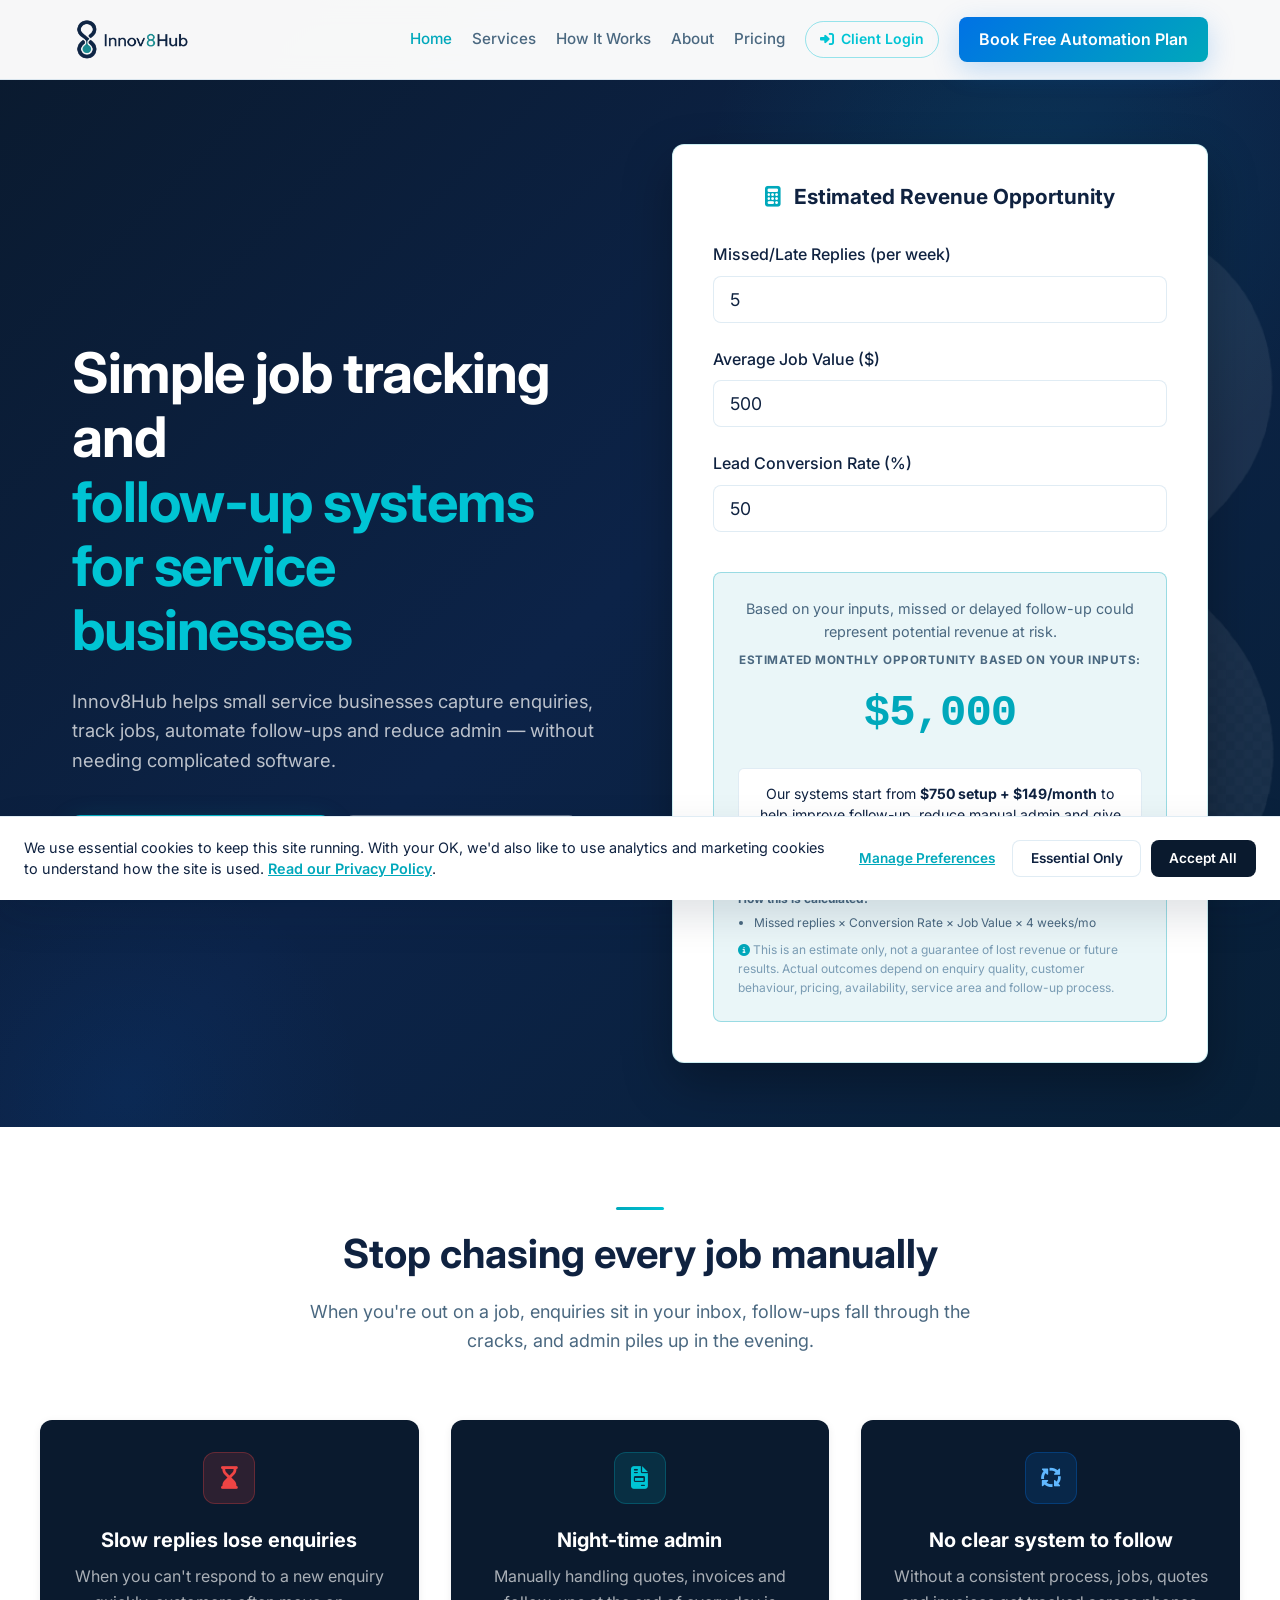
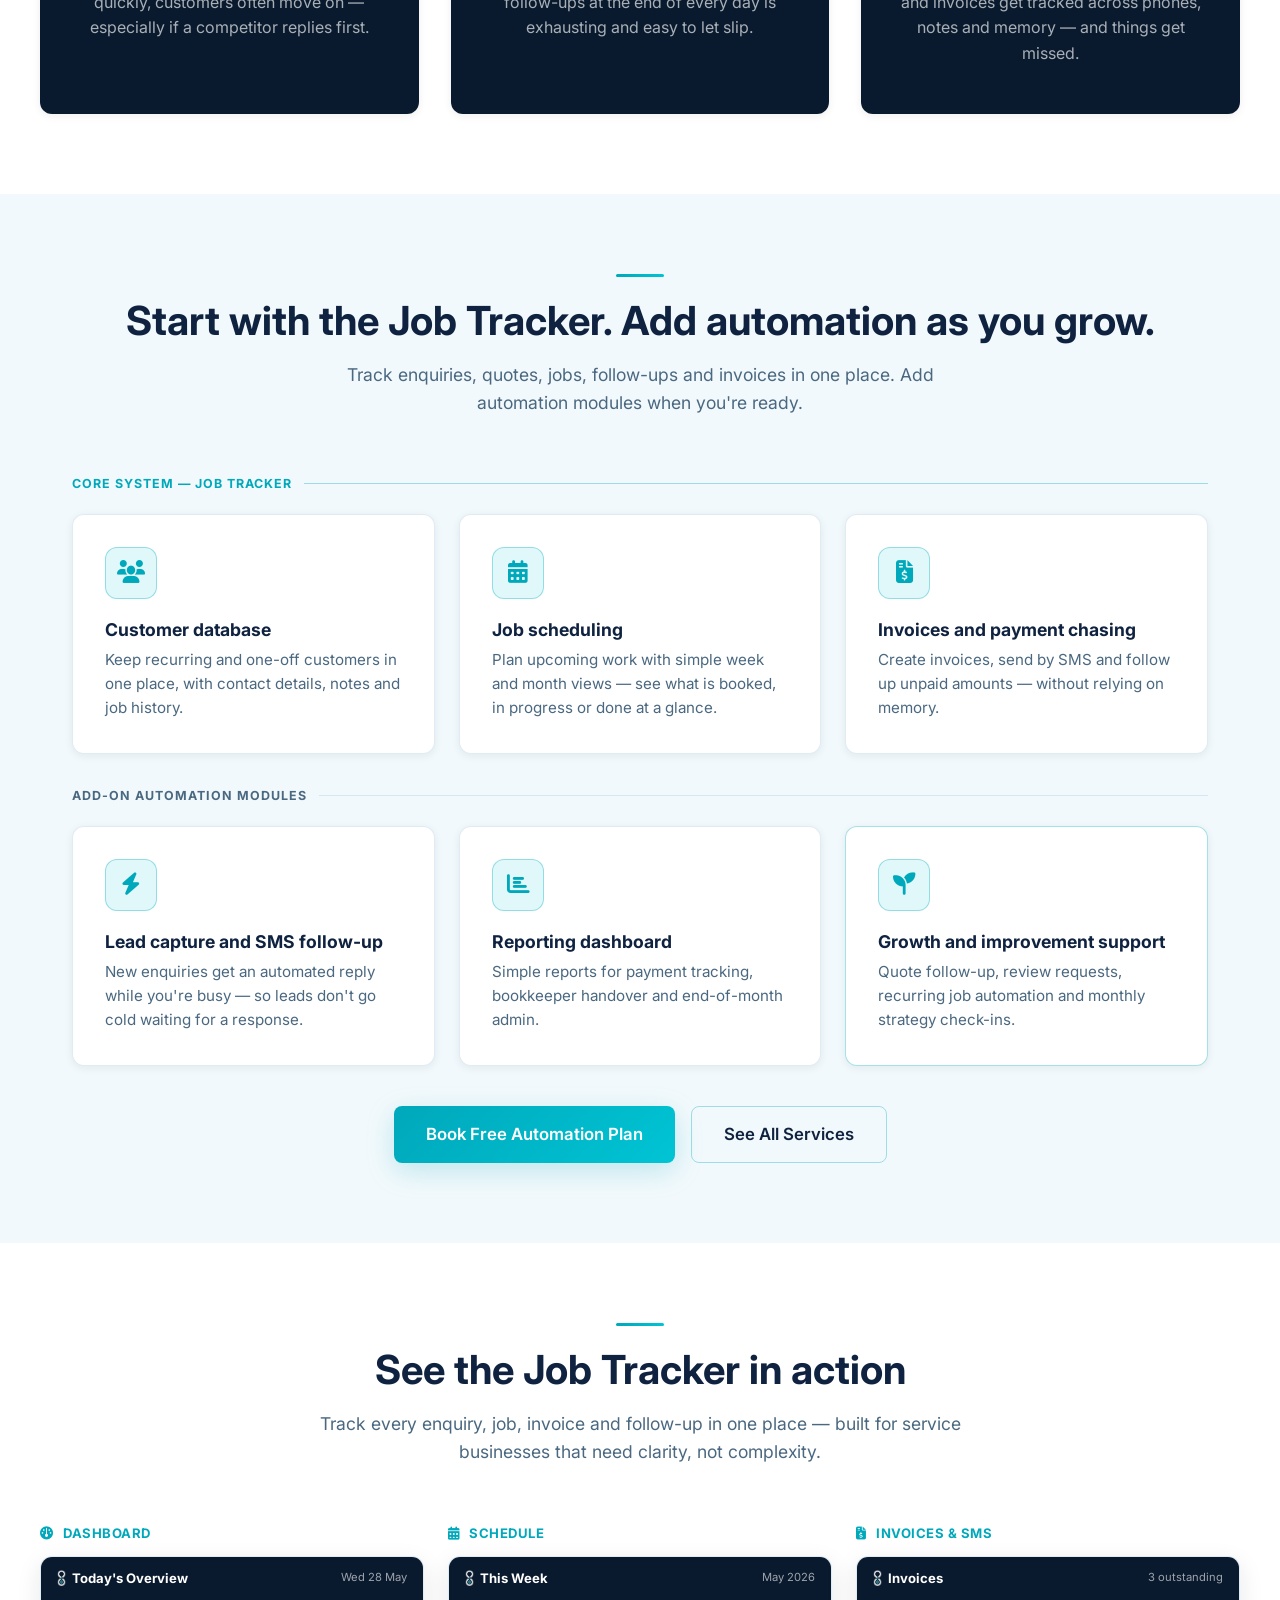
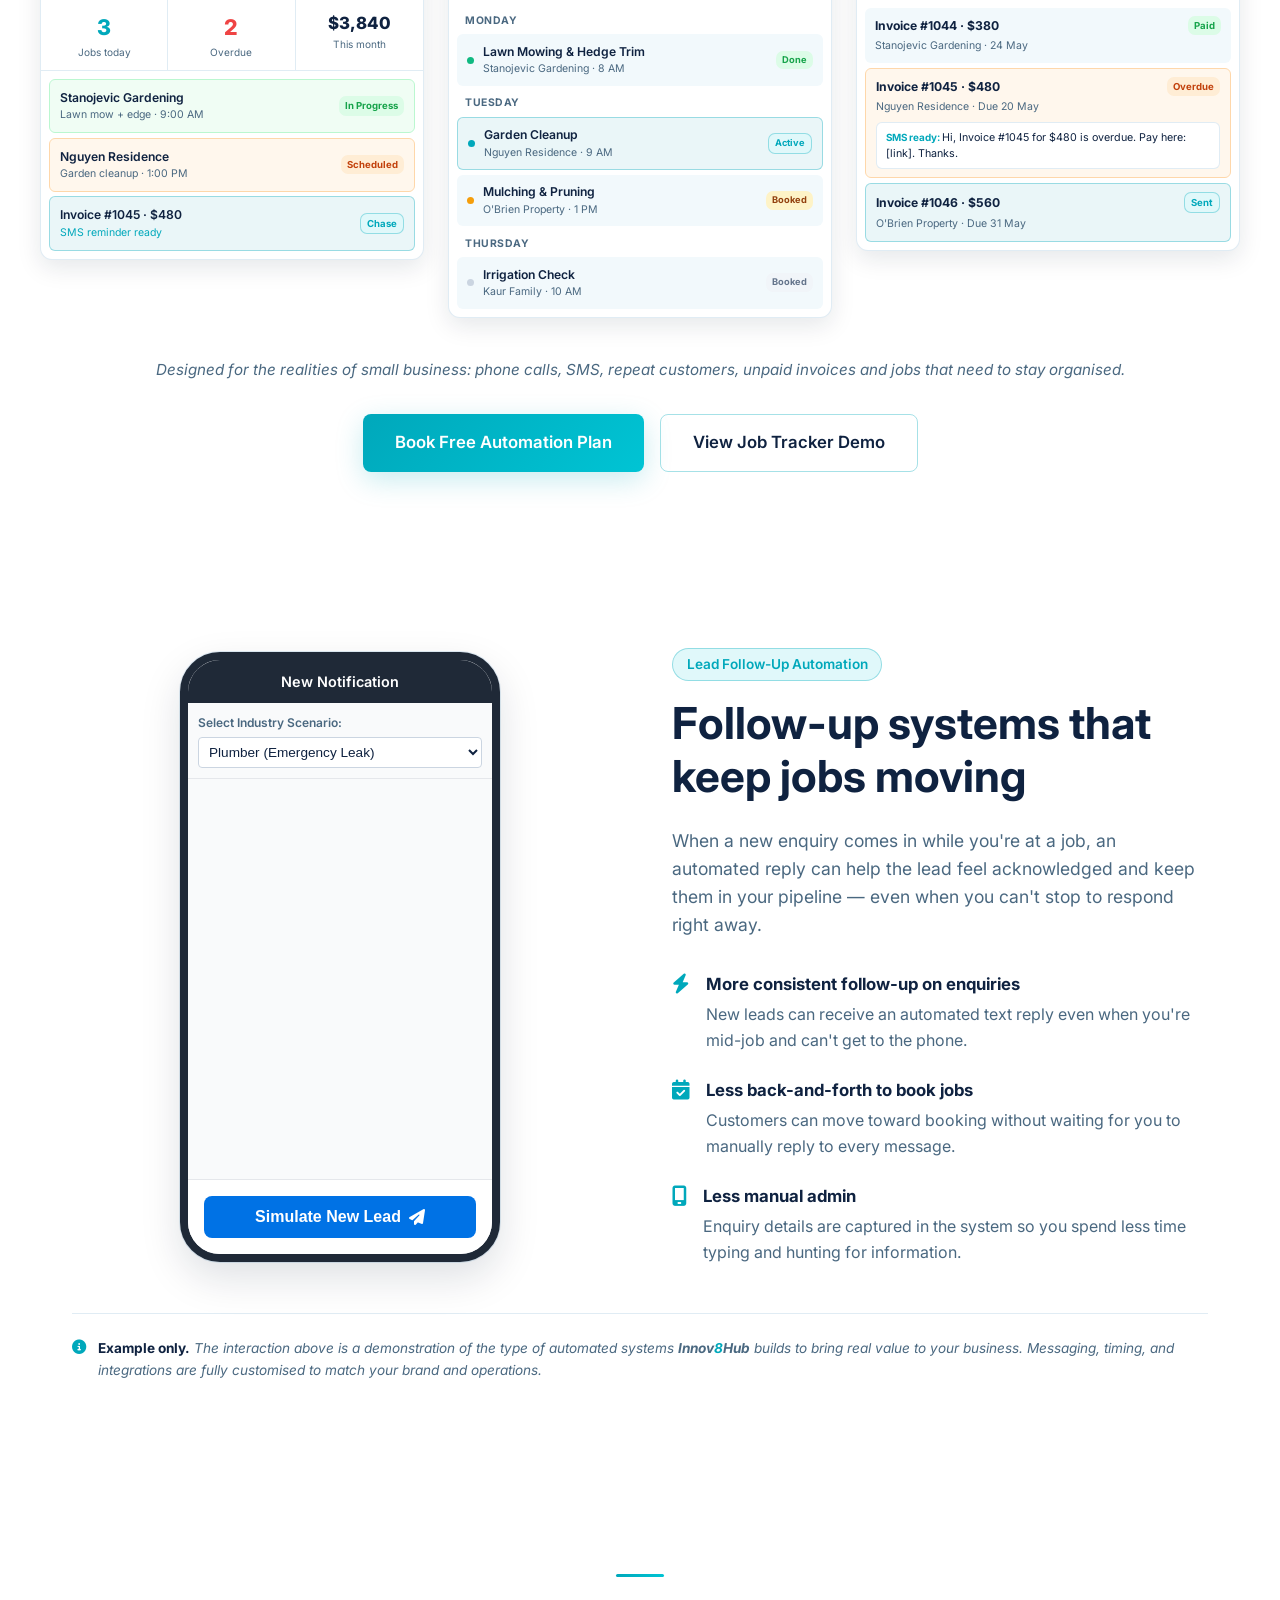
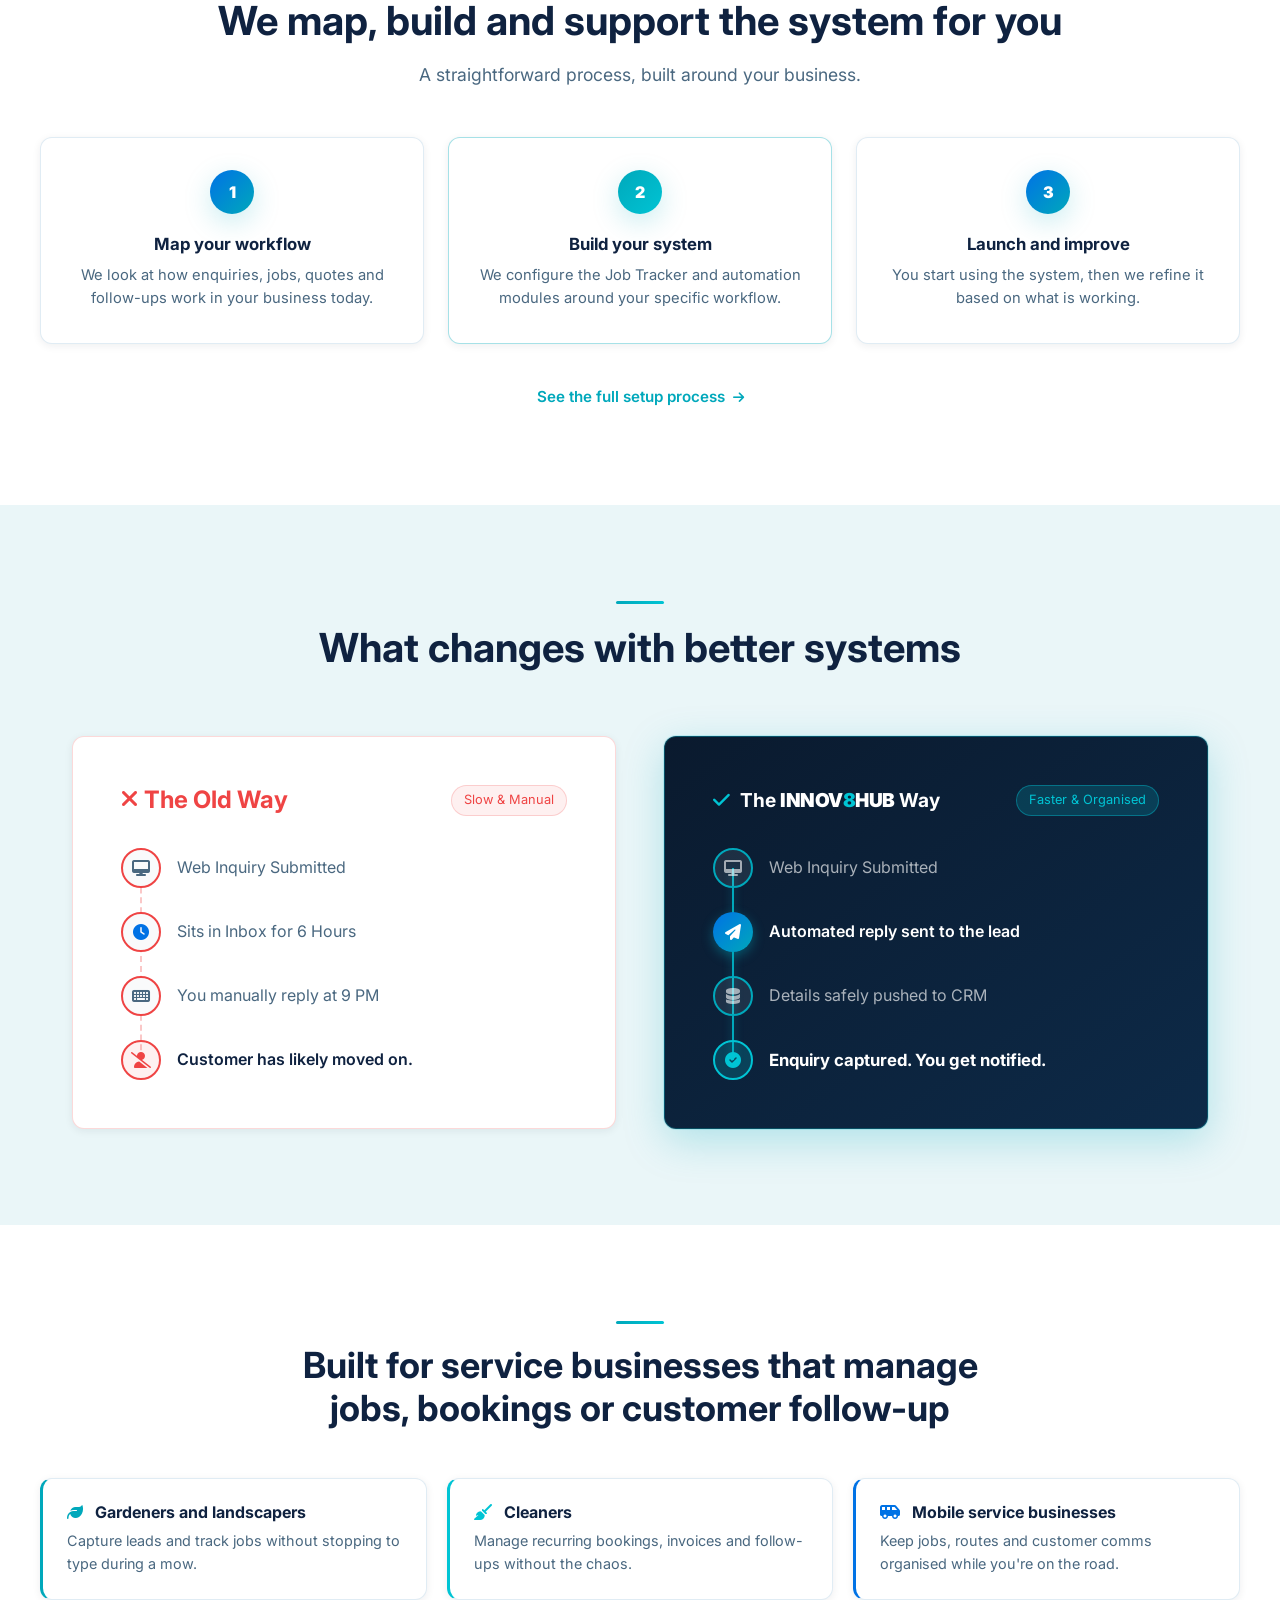
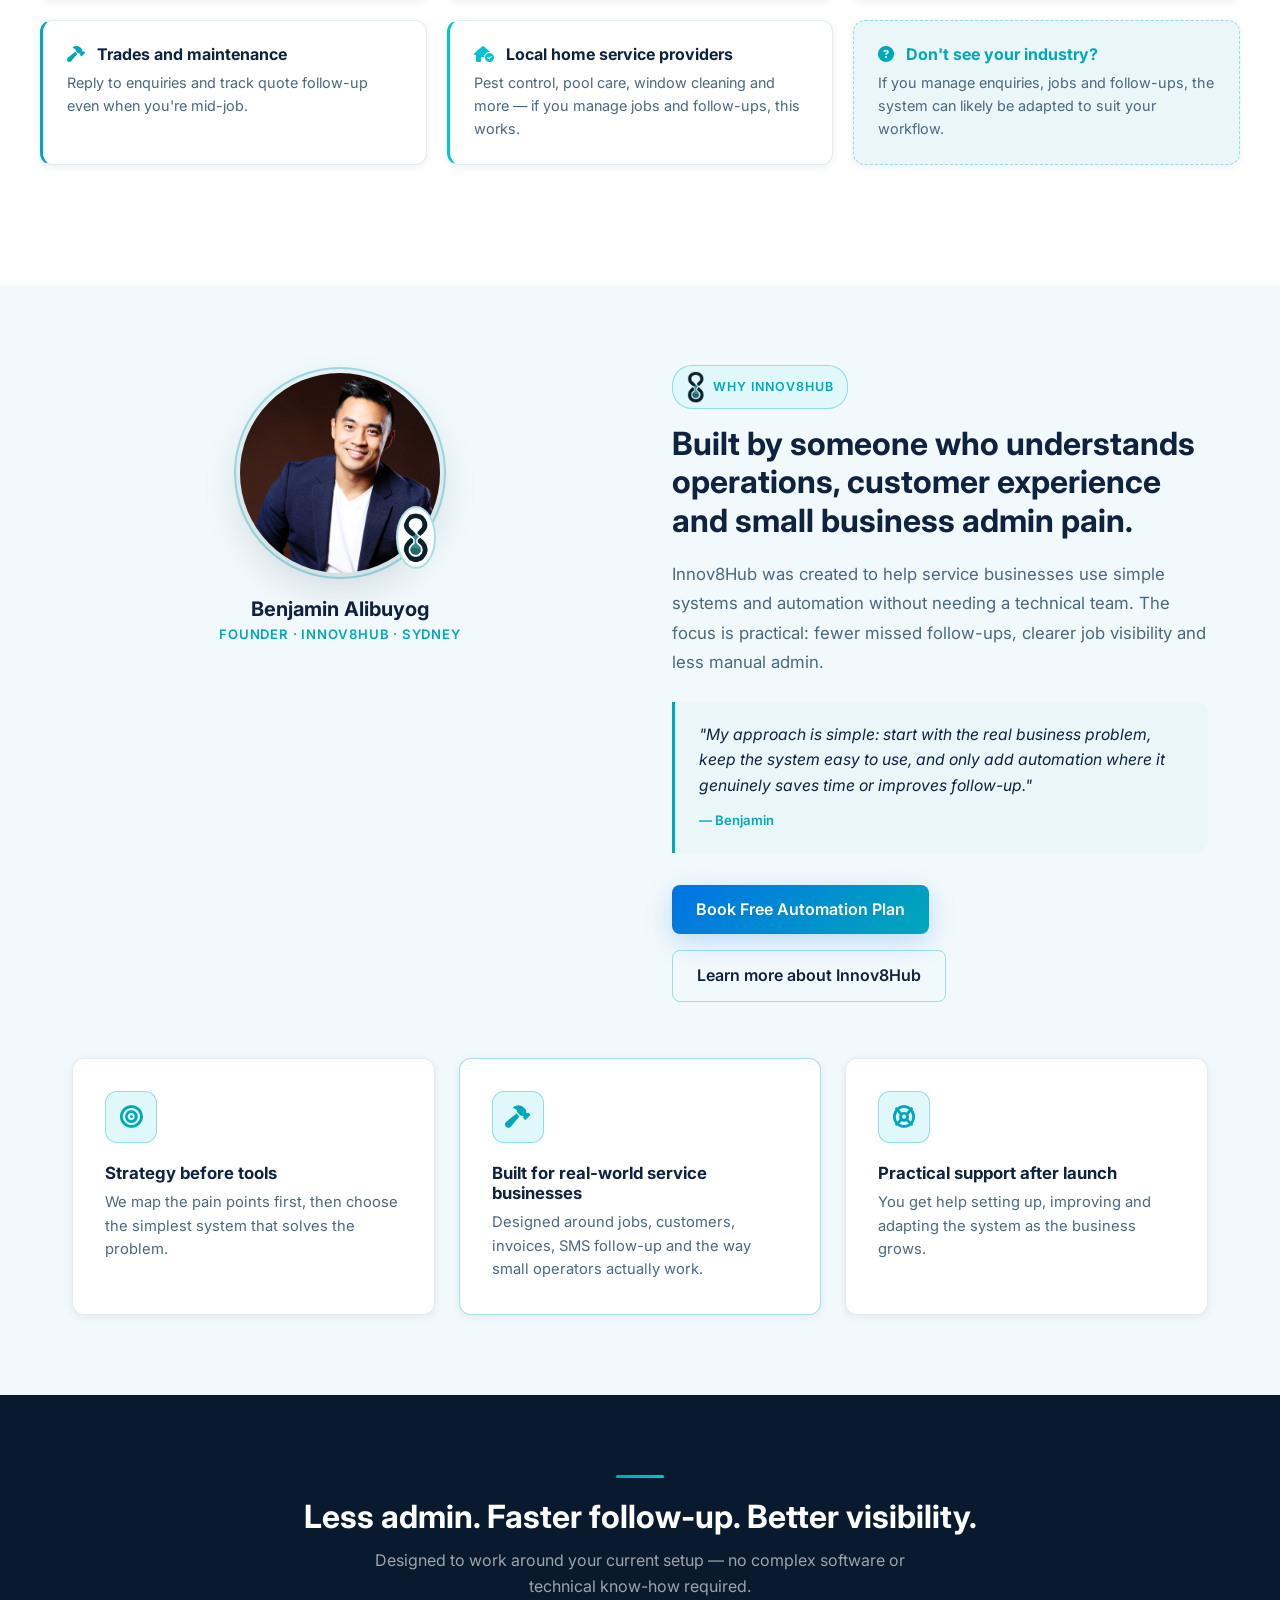
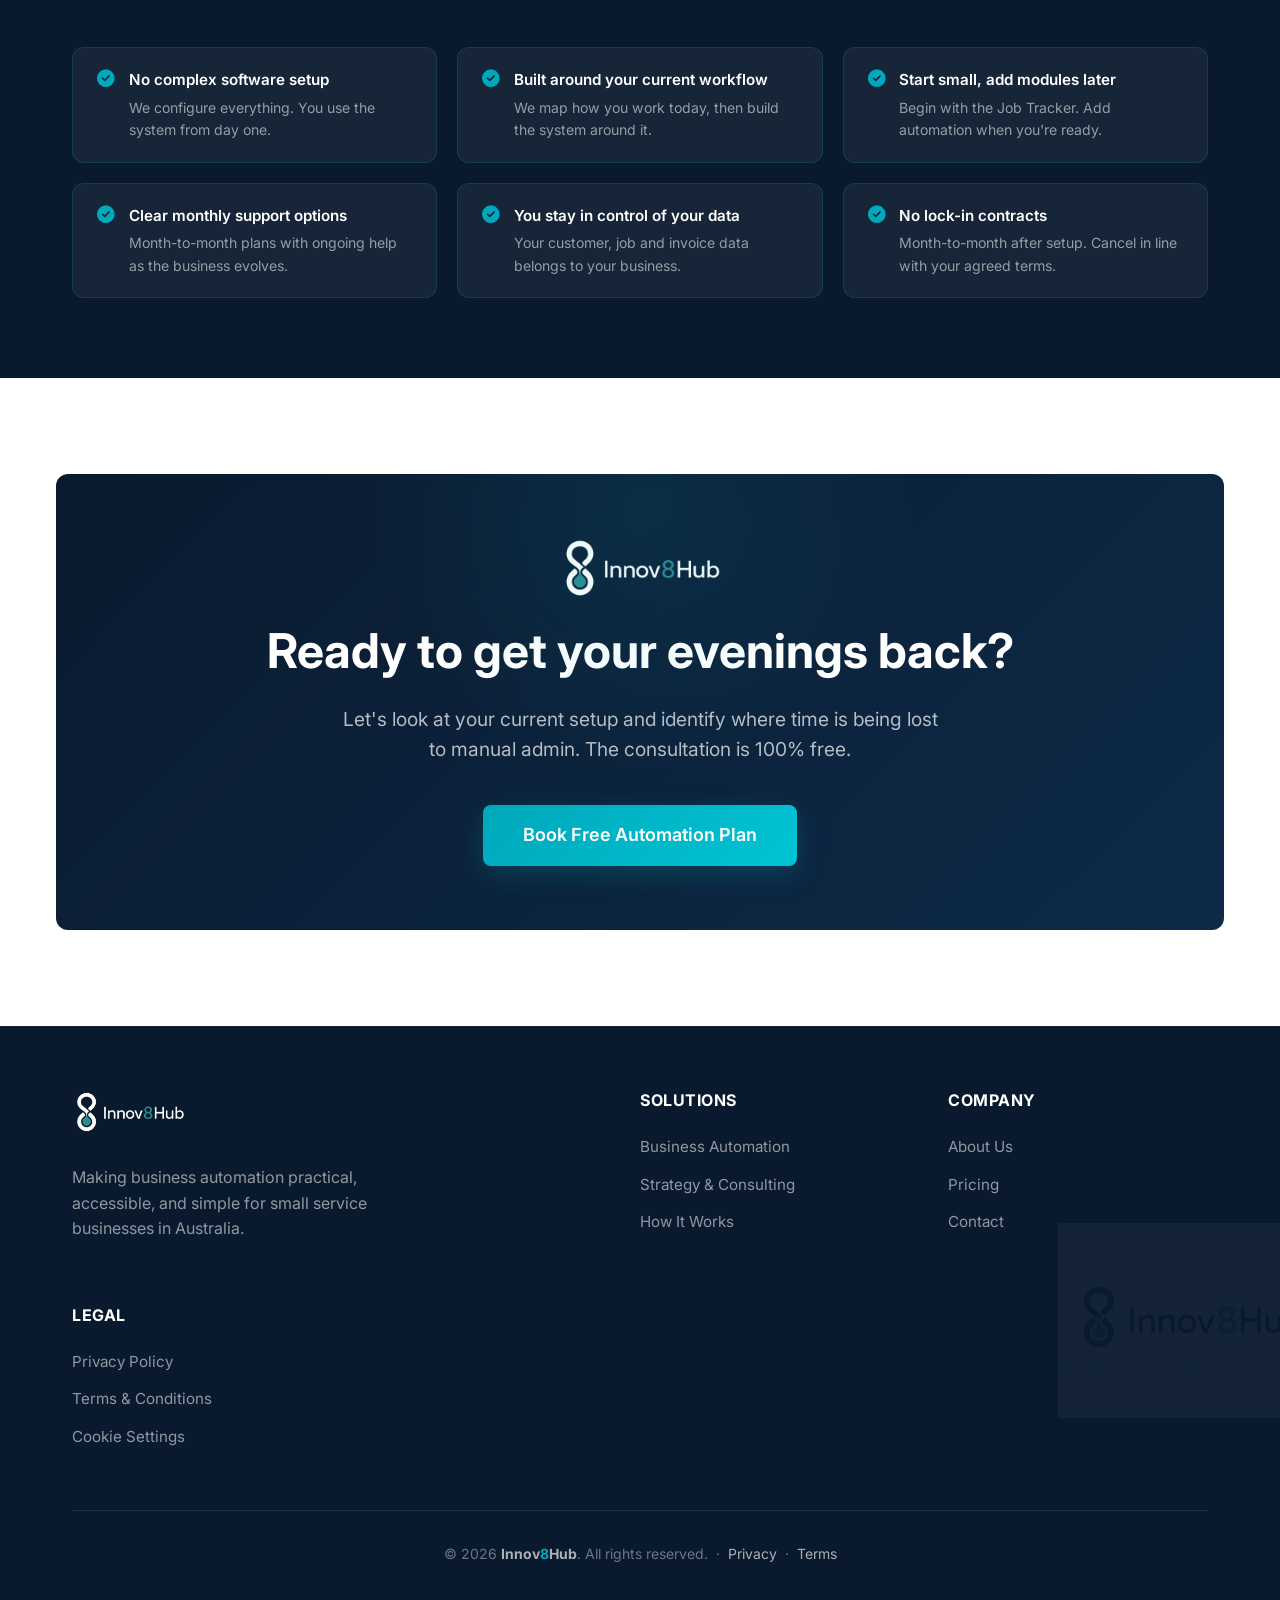
<file: website/index.html>
<!DOCTYPE html>
<html lang="en">
<head>
  <meta charset="UTF-8">
  <meta name="viewport" content="width=device-width, initial-scale=1.0">
  <title>Innov8Hub | Job Tracking & Admin Automation for Australian Service Businesses</title>
  <meta name="description" content="Practical job tracking, invoicing and business automation for small Australian service businesses. Less admin, faster follow-up, clearer operations.">
  <link rel="stylesheet" href="https://cdnjs.cloudflare.com/ajax/libs/font-awesome/6.4.0/css/all.min.css">
  <link rel="stylesheet" href="css/style.css">
  <link rel="icon" type="image/svg+xml" href="img/favicon.svg">
  <link rel="icon" type="image/png" href="img/favicon.png?v=2">
  <link rel="apple-touch-icon" href="img/apple-touch-icon.png">
  <meta property="og:type"        content="website">
  <meta property="og:title"       content="Innov8Hub | Job Tracking & Admin Automation for Australian Service Businesses">
  <meta property="og:description" content="Innov8Hub automates job tracking, invoicing, and admin for Australian service businesses. Save hours every week.">
  <meta property="og:url"         content="https://innov8hub.io/">
  <meta property="og:image"       content="https://innov8hub.io/img/logo.png">
  <meta property="og:site_name"   content="Innov8Hub">
  <meta name="twitter:card"        content="summary_large_image">
  <meta name="twitter:title"       content="Innov8Hub | Job Tracking & Admin Automation for Australian Service Businesses">
  <meta name="twitter:description" content="Innov8Hub automates job tracking, invoicing, and admin for Australian service businesses. Save hours every week.">
  <script type="application/ld+json">
  {
    "@context": "https://schema.org",
    "@type": "Organization",
    "name": "Innov8Hub",
    "url": "https://innov8hub.io",
    "logo": "https://innov8hub.io/img/logo.png",
    "description": "Innov8Hub automates job tracking, invoicing, and admin for Australian service businesses.",
    "address": { "@type": "PostalAddress", "addressCountry": "AU" }
  }
  </script>
</head>
<body>

  <!-- Navigation -->
  <nav class="navbar">
    <div class="container nav-container">
      <a href="index.html" class="logo">
        <img src="img/logo.png" alt="Innov8Hub logo" class="logo-full" style="max-height: 44px; width: auto; object-fit: contain; flex-shrink: 0;">
      </a>
      <div class="nav-links">
        <a href="index.html" class="nav-link active">Home</a>
        <a href="services.html" class="nav-link">Services</a>
        <a href="how-it-works.html" class="nav-link">How It Works</a>
        <a href="about.html" class="nav-link">About</a>
        <a href="pricing.html" class="nav-link">Pricing</a>
        <a href="https://app.innov8hub.io" class="client-login-link"><i class="fa-solid fa-right-to-bracket"></i> Client Login</a>
        <a href="contact.html" class="btn btn-primary" style="padding: 0.6rem 1.25rem;">Book Free Automation Plan</a>
      </div>
      <button class="mobile-menu-btn"><i class="fa-solid fa-bars"></i></button>
    </div>
  </nav>

  <!-- Hero Section -->
  <header class="hero" style="padding: calc(var(--nav-height) + 4rem) 0 4rem; display: flex; align-items: center;">
    <img src="img/icon-inverted.png" alt="" class="hero-logo-bg" aria-hidden="true">
    <div class="container" style="position: relative; z-index: 1;">
      <div class="grid grid-2" style="align-items: center; gap: 4rem;">
        <div class="hero-content" style="text-align: left; margin: 0;">
          <h1 class="hero-title" style="font-size: 3.5rem; line-height: 1.15; margin-bottom: 1.5rem;">Simple job tracking and<br><span style="color: var(--accent);">follow-up systems for service businesses</span></h1>
          <p style="margin-bottom: 2.5rem; font-size: 1.15rem; color: rgba(255,255,255,0.72);">Innov8Hub helps small service businesses capture enquiries, track jobs, automate follow-ups and reduce admin — without needing complicated software.</p>
          <div class="hero-ctas" style="justify-content: flex-start; gap: 1rem; flex-wrap: wrap;">
            <a href="contact.html" class="btn btn-teal" style="white-space: nowrap;">Book Free Automation Plan</a>
            <a href="https://app.innov8hub.io/demo" class="btn btn-outline" style="border-color: rgba(255,255,255,0.35); color: #FFFFFF; white-space: nowrap;">View Job Tracker Demo</a>
          </div>
        </div>

        <!-- ROI Calculator Widget -->
        <div id="roi-calculator" style="background: #FFFFFF; padding: 2.5rem; border-radius: var(--radius); box-shadow: 0 20px 50px rgba(0,0,0,0.3); border: 1px solid rgba(0,168,187,0.2); position: relative; z-index: 1;">
          <h3 style="margin-bottom: 2rem; text-align: center; color: var(--text-main); font-size: 1.3rem;"><i class="fa-solid fa-calculator" style="color: var(--teal); margin-right: 8px;"></i> Estimated Revenue Opportunity</h3>

          <div class="form-group">
            <label for="slider-inquiries" class="form-label" style="color: var(--text-main);">Missed/Late Replies (per week)</label>
            <input type="number" id="slider-inquiries" min="1" max="1000" value="5" class="form-control" style="font-size: 1.1rem;">
          </div>
          <div class="form-group">
            <label for="slider-job" class="form-label" style="color: var(--text-main);">Average Job Value ($)</label>
            <input type="number" id="slider-job" min="50" max="10000" step="50" value="500" class="form-control" style="font-size: 1.1rem;">
          </div>
          <div class="form-group" style="margin-bottom: 2.5rem;">
            <label for="slider-conversion" class="form-label" style="color: var(--text-main);">Lead Conversion Rate (%)</label>
            <input type="number" id="slider-conversion" min="1" max="100" step="1" value="50" class="form-control" style="font-size: 1.1rem;">
          </div>

          <div style="background: var(--bg-teal); padding: 1.5rem; border-radius: 8px; text-align: center; border: 1px solid var(--border-teal);">

            <p style="font-size: 0.9rem; color: var(--text-light); margin-bottom: 0.5rem;">Based on your inputs, missed or delayed follow-up could represent potential revenue at risk.</p>
            <p style="font-size: 0.73rem; font-weight: 700; color: var(--text-light); text-transform: uppercase; letter-spacing: 0.5px; margin-bottom: 0.5rem;">Estimated monthly opportunity based on your inputs:</p>
            <div id="val-total" style="font-size: 2.75rem; font-weight: 800; color: var(--teal); margin-bottom: 1.25rem; font-family: monospace; letter-spacing: -1px;">$10,000</div>

            <div style="background: #FFFFFF; border-radius: 6px; padding: 0.85rem 1rem; border: 1px solid var(--border); margin-bottom: 1rem;">
              <p style="margin: 0; font-size: 0.88rem; color: var(--text-main); line-height: 1.5;">
                Our systems start from <strong>$750 setup + $149/month</strong> to help improve follow-up, reduce manual admin and give more enquiries a better chance of being handled.
              </p>
            </div>

            <div style="font-size: 0.75rem; color: var(--text-muted); border-top: 1px solid var(--border); padding-top: 0.75rem; text-align: left;">
              <p style="margin-bottom: 4px; color: var(--text-light);"><strong>How this is calculated:</strong></p>
              <ul style="padding-left: 1rem; margin-bottom: 8px; list-style-type: disc; color: var(--text-light);">
                <li>Missed replies × Conversion Rate × Job Value × 4 weeks/mo</li>
              </ul>
              <i class="fa-solid fa-circle-info" style="color: var(--teal);"></i> This is an estimate only, not a guarantee of lost revenue or future results. Actual outcomes depend on enquiry quality, customer behaviour, pricing, availability, service area and follow-up process.
            </div>
          </div>
        </div>
      </div>
    </div>
  </header>

  <!-- Problem Section -->
  <section class="container" style="padding: 5rem 0;">
    <div style="text-align: center; margin-bottom: 4rem;">
      <div class="teal-divider"></div>
      <h2 style="font-size: 2.5rem; margin-bottom: 1.25rem;">Stop chasing every job manually</h2>
      <p style="font-size: 1.125rem; color: var(--text-light); max-width: 680px; margin: 0 auto;">When you're out on a job, enquiries sit in your inbox, follow-ups fall through the cracks, and admin piles up in the evening.</p>
    </div>

    <div class="grid grid-3">
      <div class="card card-dark">
        <div class="card-icon" style="background: rgba(239,68,68,0.15); color: var(--danger); border-color: rgba(239,68,68,0.3);"><i class="fa-solid fa-hourglass-end"></i></div>
        <h3 class="card-title">Slow replies lose enquiries</h3>
        <p style="color: rgba(255,255,255,0.65);">When you can't respond to a new enquiry quickly, customers often move on — especially if a competitor replies first.</p>
      </div>
      <div class="card card-dark">
        <div class="card-icon" style="background: rgba(0,168,187,0.15); color: var(--accent); border-color: rgba(0,168,187,0.3);"><i class="fa-solid fa-file-invoice"></i></div>
        <h3 class="card-title">Night-time admin</h3>
        <p style="color: rgba(255,255,255,0.65);">Manually handling quotes, invoices and follow-ups at the end of every day is exhausting and easy to let slip.</p>
      </div>
      <div class="card card-dark">
        <div class="card-icon" style="background: rgba(0,114,229,0.15); color: #60B8FF; border-color: rgba(0,114,229,0.3);"><i class="fa-solid fa-arrows-spin"></i></div>
        <h3 class="card-title">No clear system to follow</h3>
        <p style="color: rgba(255,255,255,0.65);">Without a consistent process, jobs, quotes and invoices get tracked across phones, notes and memory — and things get missed.</p>
      </div>
    </div>
  </section>

  <!-- What You Get Section -->
  <section class="bg-alt" style="padding: 5rem 0;">
    <div class="container">
      <div class="text-center" style="margin-bottom: 3.5rem;">
        <div class="teal-divider"></div>
        <h2 style="font-size: 2.5rem; margin-bottom: 1rem;">Start with the Job Tracker. Add automation as you grow.</h2>
        <p style="font-size: 1.1rem; color: var(--text-light); max-width: 680px; margin: 0 auto;">Track enquiries, quotes, jobs, follow-ups and invoices in one place. Add automation modules when you're ready.</p>
      </div>

      <!-- Core system label -->
      <div style="display: flex; align-items: center; gap: 0.75rem; margin-bottom: 1.25rem;">
        <span style="font-size: 0.78rem; font-weight: 700; text-transform: uppercase; letter-spacing: 1px; color: var(--teal);">Core system — Job Tracker</span>
        <div style="flex: 1; height: 1px; background: var(--border-teal);"></div>
      </div>

      <div class="grid grid-3" style="gap: 1.5rem; margin-bottom: 2rem;">

        <div class="card" style="align-items: flex-start; text-align: left;">
          <div class="card-icon" style="margin: 0 0 1.25rem;"><i class="fa-solid fa-users"></i></div>
          <h3 style="margin-bottom: 0.5rem; font-size: 1.1rem;">Customer database</h3>
          <p style="color: var(--text-light); font-size: 0.95rem; margin: 0;">Keep recurring and one-off customers in one place, with contact details, notes and job history.</p>
        </div>

        <div class="card" style="align-items: flex-start; text-align: left;">
          <div class="card-icon" style="margin: 0 0 1.25rem;"><i class="fa-solid fa-calendar-days"></i></div>
          <h3 style="margin-bottom: 0.5rem; font-size: 1.1rem;">Job scheduling</h3>
          <p style="color: var(--text-light); font-size: 0.95rem; margin: 0;">Plan upcoming work with simple week and month views — see what is booked, in progress or done at a glance.</p>
        </div>

        <div class="card" style="align-items: flex-start; text-align: left;">
          <div class="card-icon" style="margin: 0 0 1.25rem;"><i class="fa-solid fa-file-invoice-dollar"></i></div>
          <h3 style="margin-bottom: 0.5rem; font-size: 1.1rem;">Invoices and payment chasing</h3>
          <p style="color: var(--text-light); font-size: 0.95rem; margin: 0;">Create invoices, send by SMS and follow up unpaid amounts — without relying on memory.</p>
        </div>

      </div>

      <!-- Add-on modules label -->
      <div style="display: flex; align-items: center; gap: 0.75rem; margin-bottom: 1.25rem;">
        <span style="font-size: 0.78rem; font-weight: 700; text-transform: uppercase; letter-spacing: 1px; color: var(--text-light);">Add-on automation modules</span>
        <div style="flex: 1; height: 1px; background: var(--border);"></div>
      </div>

      <div class="grid grid-3" style="gap: 1.5rem;">

        <div class="card" style="align-items: flex-start; text-align: left;">
          <div class="card-icon" style="margin: 0 0 1.25rem;"><i class="fa-solid fa-bolt"></i></div>
          <h3 style="margin-bottom: 0.5rem; font-size: 1.1rem;">Lead capture and SMS follow-up</h3>
          <p style="color: var(--text-light); font-size: 0.95rem; margin: 0;">New enquiries get an automated reply while you're busy — so leads don't go cold waiting for a response.</p>
        </div>

        <div class="card" style="align-items: flex-start; text-align: left;">
          <div class="card-icon" style="margin: 0 0 1.25rem;"><i class="fa-solid fa-chart-bar"></i></div>
          <h3 style="margin-bottom: 0.5rem; font-size: 1.1rem;">Reporting dashboard</h3>
          <p style="color: var(--text-light); font-size: 0.95rem; margin: 0;">Simple reports for payment tracking, bookkeeper handover and end-of-month admin.</p>
        </div>

        <div class="card" style="align-items: flex-start; text-align: left; border-color: var(--border-teal);">
          <div class="card-icon" style="margin: 0 0 1.25rem; background: var(--accent-light); color: var(--teal); border-color: var(--border-teal);"><i class="fa-solid fa-seedling"></i></div>
          <h3 style="margin-bottom: 0.5rem; font-size: 1.1rem;">Growth and improvement support</h3>
          <p style="color: var(--text-light); font-size: 0.95rem; margin: 0;">Quote follow-up, review requests, recurring job automation and monthly strategy check-ins.</p>
        </div>

      </div>

      <div style="display: flex; gap: 1rem; justify-content: center; flex-wrap: wrap; margin-top: 2.5rem;">
        <a href="contact.html" class="btn btn-teal" style="font-size: 1.05rem; padding: 0.9rem 2rem;">Book Free Automation Plan</a>
        <a href="services.html" class="btn btn-outline" style="font-size: 1.05rem; padding: 0.9rem 2rem;">See All Services</a>
      </div>
    </div>
  </section>

  <!-- Job Tracker Mockup Section -->
  <section class="container" style="padding: 5rem 0;">
    <div class="text-center" style="margin-bottom: 3.5rem;">
      <div class="teal-divider"></div>
      <h2 style="font-size: 2.5rem; margin-bottom: 1rem;">See the Job Tracker in action</h2>
      <p style="font-size: 1.1rem; color: var(--text-light); max-width: 680px; margin: 0 auto;">Track every enquiry, job, invoice and follow-up in one place — built for service businesses that need clarity, not complexity.</p>
    </div>

    <div class="grid grid-3" style="gap: 1.5rem; align-items: start;">

      <!-- Dashboard mockup -->
      <div>
        <p style="font-weight: 700; font-size: 0.82rem; color: var(--teal); text-transform: uppercase; letter-spacing: 0.5px; margin-bottom: 0.75rem;"><i class="fa-solid fa-gauge" style="margin-right: 6px;"></i> Dashboard</p>
        <div style="background: #FFFFFF; border-radius: 12px; border: 1px solid var(--border); overflow: hidden; box-shadow: var(--shadow-md);" role="img" aria-label="Job Tracker dashboard showing today's jobs, overdue invoices and monthly revenue">
          <div style="background: var(--primary); padding: 0.7rem 1rem; display: flex; justify-content: space-between; align-items: center;">
            <div style="display: flex; align-items: center; gap: 0.4rem;"><img src="img/icon-inverted.png" alt="" aria-hidden="true" style="height: 16px; width: auto; object-fit: contain; opacity: 0.85;"><span style="color: #FFFFFF; font-weight: 700; font-size: 0.82rem;">Today's Overview</span></div>
            <span style="color: rgba(255,255,255,0.6); font-size: 0.7rem;">Wed 28 May</span>
          </div>
          <div style="display: grid; grid-template-columns: 1fr 1fr 1fr; border-bottom: 1px solid var(--border);">
            <div style="padding: 0.6rem 0.4rem; border-right: 1px solid var(--border); text-align: center;">
              <div style="font-size: 1.35rem; font-weight: 800; color: var(--teal);">3</div>
              <div style="font-size: 0.63rem; color: var(--text-light);">Jobs today</div>
            </div>
            <div style="padding: 0.6rem 0.4rem; border-right: 1px solid var(--border); text-align: center;">
              <div style="font-size: 1.35rem; font-weight: 800; color: var(--danger);">2</div>
              <div style="font-size: 0.63rem; color: var(--text-light);">Overdue</div>
            </div>
            <div style="padding: 0.6rem 0.4rem; text-align: center;">
              <div style="font-size: 1.05rem; font-weight: 800; color: var(--text-main);">$3,840</div>
              <div style="font-size: 0.63rem; color: var(--text-light);">This month</div>
            </div>
          </div>
          <div style="padding: 0.5rem;">
            <div style="padding: 0.5rem 0.65rem; border-radius: 6px; display: flex; justify-content: space-between; align-items: center; margin-bottom: 0.28rem; background: #f0fdf4; border: 1px solid #bbf7d0;">
              <div>
                <div style="font-size: 0.76rem; font-weight: 600; color: var(--text-main);">Stanojevic Gardening</div>
                <div style="font-size: 0.66rem; color: var(--text-light);">Lawn mow + edge · 9:00 AM</div>
              </div>
              <span style="font-size: 0.6rem; font-weight: 700; color: #16a34a; background: #dcfce7; padding: 2px 6px; border-radius: 7px; white-space: nowrap;">In Progress</span>
            </div>
            <div style="padding: 0.5rem 0.65rem; border-radius: 6px; display: flex; justify-content: space-between; align-items: center; margin-bottom: 0.28rem; background: #fff7ed; border: 1px solid #fed7aa;">
              <div>
                <div style="font-size: 0.76rem; font-weight: 600; color: var(--text-main);">Nguyen Residence</div>
                <div style="font-size: 0.66rem; color: var(--text-light);">Garden cleanup · 1:00 PM</div>
              </div>
              <span style="font-size: 0.6rem; font-weight: 700; color: #c2410c; background: #ffedd5; padding: 2px 6px; border-radius: 7px; white-space: nowrap;">Scheduled</span>
            </div>
            <div style="padding: 0.5rem 0.65rem; border-radius: 6px; display: flex; justify-content: space-between; align-items: center; background: var(--bg-teal); border: 1px solid var(--border-teal);">
              <div>
                <div style="font-size: 0.76rem; font-weight: 600; color: var(--text-main);">Invoice #1045 · $480</div>
                <div style="font-size: 0.66rem; color: var(--teal);">SMS reminder ready</div>
              </div>
              <span style="font-size: 0.6rem; font-weight: 700; color: var(--teal); background: var(--accent-light); padding: 2px 6px; border-radius: 7px; border: 1px solid var(--border-teal); white-space: nowrap;">Chase</span>
            </div>
          </div>
        </div>
      </div>

      <!-- Schedule mockup -->
      <div>
        <p style="font-weight: 700; font-size: 0.82rem; color: var(--teal); text-transform: uppercase; letter-spacing: 0.5px; margin-bottom: 0.75rem;"><i class="fa-solid fa-calendar-days" style="margin-right: 6px;"></i> Schedule</p>
        <div style="background: #FFFFFF; border-radius: 12px; border: 1px solid var(--border); overflow: hidden; box-shadow: var(--shadow-md);" role="img" aria-label="Job Tracker schedule showing jobs by day with status indicators">
          <div style="background: var(--primary); padding: 0.7rem 1rem; display: flex; justify-content: space-between; align-items: center;">
            <div style="display: flex; align-items: center; gap: 0.4rem;"><img src="img/icon-inverted.png" alt="" aria-hidden="true" style="height: 16px; width: auto; object-fit: contain; opacity: 0.85;"><span style="color: #FFFFFF; font-weight: 700; font-size: 0.82rem;">This Week</span></div>
            <span style="color: rgba(255,255,255,0.6); font-size: 0.7rem;">May 2026</span>
          </div>
          <div style="padding: 0.5rem;">
            <div style="padding: 0.3rem 0.5rem; font-size: 0.65rem; font-weight: 700; color: var(--text-light); text-transform: uppercase; letter-spacing: 0.5px;">Monday</div>
            <div style="padding: 0.48rem 0.65rem; border-radius: 6px; display: flex; align-items: center; gap: 0.55rem; margin-bottom: 0.28rem; background: var(--bg-alt);">
              <div style="width: 7px; height: 7px; border-radius: 50%; background: #10b981; flex-shrink: 0;"></div>
              <div style="flex: 1; min-width: 0;">
                <div style="font-size: 0.76rem; font-weight: 600; color: var(--text-main); overflow: hidden; text-overflow: ellipsis; white-space: nowrap;">Lawn Mowing &amp; Hedge Trim</div>
                <div style="font-size: 0.66rem; color: var(--text-light);">Stanojevic Gardening · 8 AM</div>
              </div>
              <span style="font-size: 0.58rem; font-weight: 700; color: #16a34a; background: #dcfce7; padding: 2px 6px; border-radius: 7px; white-space: nowrap;">Done</span>
            </div>
            <div style="padding: 0.3rem 0.5rem; font-size: 0.65rem; font-weight: 700; color: var(--text-light); text-transform: uppercase; letter-spacing: 0.5px;">Tuesday</div>
            <div style="padding: 0.48rem 0.65rem; border-radius: 6px; display: flex; align-items: center; gap: 0.55rem; margin-bottom: 0.28rem; background: var(--bg-teal); border: 1px solid var(--border-teal);">
              <div style="width: 7px; height: 7px; border-radius: 50%; background: var(--teal); flex-shrink: 0;"></div>
              <div style="flex: 1; min-width: 0;">
                <div style="font-size: 0.76rem; font-weight: 600; color: var(--text-main); overflow: hidden; text-overflow: ellipsis; white-space: nowrap;">Garden Cleanup</div>
                <div style="font-size: 0.66rem; color: var(--text-light);">Nguyen Residence · 9 AM</div>
              </div>
              <span style="font-size: 0.58rem; font-weight: 700; color: var(--teal); background: var(--accent-light); padding: 2px 6px; border-radius: 7px; border: 1px solid var(--border-teal); white-space: nowrap;">Active</span>
            </div>
            <div style="padding: 0.48rem 0.65rem; border-radius: 6px; display: flex; align-items: center; gap: 0.55rem; margin-bottom: 0.28rem; background: var(--bg-alt);">
              <div style="width: 7px; height: 7px; border-radius: 50%; background: #f59e0b; flex-shrink: 0;"></div>
              <div style="flex: 1; min-width: 0;">
                <div style="font-size: 0.76rem; font-weight: 600; color: var(--text-main); overflow: hidden; text-overflow: ellipsis; white-space: nowrap;">Mulching &amp; Pruning</div>
                <div style="font-size: 0.66rem; color: var(--text-light);">O'Brien Property · 1 PM</div>
              </div>
              <span style="font-size: 0.58rem; font-weight: 700; color: #92400e; background: #fef3c7; padding: 2px 6px; border-radius: 7px; white-space: nowrap;">Booked</span>
            </div>
            <div style="padding: 0.3rem 0.5rem; font-size: 0.65rem; font-weight: 700; color: var(--text-light); text-transform: uppercase; letter-spacing: 0.5px;">Thursday</div>
            <div style="padding: 0.48rem 0.65rem; border-radius: 6px; display: flex; align-items: center; gap: 0.55rem; background: var(--bg-alt);">
              <div style="width: 7px; height: 7px; border-radius: 50%; background: #cbd5e1; flex-shrink: 0;"></div>
              <div style="flex: 1; min-width: 0;">
                <div style="font-size: 0.76rem; font-weight: 600; color: var(--text-main); overflow: hidden; text-overflow: ellipsis; white-space: nowrap;">Irrigation Check</div>
                <div style="font-size: 0.66rem; color: var(--text-light);">Kaur Family · 10 AM</div>
              </div>
              <span style="font-size: 0.58rem; font-weight: 700; color: #64748b; background: #f1f5f9; padding: 2px 6px; border-radius: 7px; white-space: nowrap;">Booked</span>
            </div>
          </div>
        </div>
      </div>

      <!-- Invoice/SMS mockup -->
      <div>
        <p style="font-weight: 700; font-size: 0.82rem; color: var(--teal); text-transform: uppercase; letter-spacing: 0.5px; margin-bottom: 0.75rem;"><i class="fa-solid fa-file-invoice-dollar" style="margin-right: 6px;"></i> Invoices &amp; SMS</p>
        <div style="background: #FFFFFF; border-radius: 12px; border: 1px solid var(--border); overflow: hidden; box-shadow: var(--shadow-md);" role="img" aria-label="Invoice list showing paid, overdue and sent statuses with SMS payment reminder preview">
          <div style="background: var(--primary); padding: 0.7rem 1rem; display: flex; justify-content: space-between; align-items: center;">
            <div style="display: flex; align-items: center; gap: 0.4rem;"><img src="img/icon-inverted.png" alt="" aria-hidden="true" style="height: 16px; width: auto; object-fit: contain; opacity: 0.85;"><span style="color: #FFFFFF; font-weight: 700; font-size: 0.82rem;">Invoices</span></div>
            <span style="color: rgba(255,255,255,0.6); font-size: 0.7rem;">3 outstanding</span>
          </div>
          <div style="padding: 0.5rem;">
            <div style="padding: 0.5rem 0.65rem; border-radius: 6px; margin-bottom: 0.28rem; background: var(--bg-alt);">
              <div style="display: flex; justify-content: space-between; align-items: center; margin-bottom: 0.18rem;">
                <span style="font-size: 0.76rem; font-weight: 700; color: var(--text-main);">Invoice #1044 · $380</span>
                <span style="font-size: 0.6rem; font-weight: 700; color: #16a34a; background: #dcfce7; padding: 2px 6px; border-radius: 7px;">Paid</span>
              </div>
              <div style="font-size: 0.66rem; color: var(--text-light);">Stanojevic Gardening · 24 May</div>
            </div>
            <div style="padding: 0.5rem 0.65rem; border-radius: 6px; margin-bottom: 0.28rem; background: #fff7ed; border: 1px solid #fed7aa;">
              <div style="display: flex; justify-content: space-between; align-items: center; margin-bottom: 0.18rem;">
                <span style="font-size: 0.76rem; font-weight: 700; color: var(--text-main);">Invoice #1045 · $480</span>
                <span style="font-size: 0.6rem; font-weight: 700; color: #c2410c; background: #ffedd5; padding: 2px 6px; border-radius: 7px;">Overdue</span>
              </div>
              <div style="font-size: 0.66rem; color: var(--text-light); margin-bottom: 0.4rem;">Nguyen Residence · Due 20 May</div>
              <div style="background: #FFFFFF; border-radius: 6px; padding: 0.4rem 0.55rem; border: 1px solid var(--border); font-size: 0.67rem; color: var(--text-main); line-height: 1.5;">
                <span style="font-size: 0.62rem; font-weight: 700; color: var(--teal);">SMS ready: </span>Hi, Invoice #1045 for $480 is overdue. Pay here: [link]. Thanks.
              </div>
            </div>
            <div style="padding: 0.5rem 0.65rem; border-radius: 6px; background: var(--bg-teal); border: 1px solid var(--border-teal);">
              <div style="display: flex; justify-content: space-between; align-items: center; margin-bottom: 0.18rem;">
                <span style="font-size: 0.76rem; font-weight: 700; color: var(--text-main);">Invoice #1046 · $560</span>
                <span style="font-size: 0.6rem; font-weight: 700; color: var(--teal); background: var(--accent-light); padding: 2px 6px; border-radius: 7px; border: 1px solid var(--border-teal);">Sent</span>
              </div>
              <div style="font-size: 0.66rem; color: var(--text-light);">O'Brien Property · Due 31 May</div>
            </div>
          </div>
        </div>
      </div>

    </div>

    <p style="text-align: center; color: var(--text-light); font-size: 0.95rem; margin-top: 2.5rem; font-style: italic;">Designed for the realities of small business: phone calls, SMS, repeat customers, unpaid invoices and jobs that need to stay organised.</p>

    <div style="display: flex; gap: 1rem; justify-content: center; flex-wrap: wrap; margin-top: 2rem;">
      <a href="contact.html" class="btn btn-teal" style="font-size: 1.05rem; padding: 0.9rem 2rem;">Book Free Automation Plan</a>
      <a href="https://app.innov8hub.io/demo" class="btn btn-outline" style="font-size: 1.05rem; padding: 0.9rem 2rem;">View Job Tracker Demo</a>
    </div>
  </section>

  <!-- SMS Demo Section -->
  <section style="padding: 6rem 0; overflow: hidden; background: #FFFFFF;">
    <div class="container">
      <div class="grid grid-2" style="align-items: center; gap: 4rem;">
        <div style="position: relative; display: flex; justify-content: center;">
          <!-- Mobile Phone Mockup -->
          <div id="sms-demo-mockup" style="width: 100%; max-width: 320px; height: 610px; background: #F3F4F6; border-radius: 40px; box-shadow: var(--shadow-lg), 0 0 0 1px var(--border); border: 8px solid #1F2937; position: relative; overflow: hidden; display: flex; flex-direction: column; margin: 0 auto;">
            <div style="background: #1F2937; padding: 10px; text-align: center; font-weight: 600; font-size: 0.9rem; color: #FFFFFF;">
              New Notification
            </div>
            <div style="padding: 10px; background: #F9FAFB; border-bottom: 1px solid #E5E7EB; display: flex; flex-direction: column; gap: 5px;">
              <label for="demo-industry" style="font-size: 0.75rem; font-weight: 600; color: var(--text-light);">Select Industry Scenario:</label>
              <select id="demo-industry" style="width: 100%; padding: 6px; border-radius: 4px; border: 1px solid #CBD5E1; font-size: 0.85rem; outline: none; background: #FFFFFF; color: var(--text-main);">
                <option value="plumber">Plumber (Emergency Leak)</option>
                <option value="gardener">Gardener (Quote Request)</option>
                <option value="cleaner">Cleaner (Booking Appt)</option>
              </select>
            </div>
            <div id="demo-chat-window" style="padding: 1.5rem; flex-grow: 1; display: flex; flex-direction: column; gap: 1rem; background: #F9FAFB; overflow-y: auto;"></div>
            <div style="padding: 1rem; background: #FFFFFF; border-top: 1px solid #E5E7EB;">
              <button id="trigger-sms-demo" class="btn btn-secondary" style="width: 100%; font-size: 1rem; box-shadow: none;">Simulate New Lead <i class="fa-solid fa-paper-plane"></i></button>
            </div>
          </div>
        </div>

        <div>
          <span class="feature-badge">Lead Follow-Up Automation</span>
          <h2 style="font-size: 2.75rem; margin-bottom: 1.5rem;">Follow-up systems that keep jobs moving</h2>
          <p style="font-size: 1.1rem; color: var(--text-light); margin-bottom: 2rem;">When a new enquiry comes in while you're at a job, an automated reply can help the lead feel acknowledged and keep them in your pipeline — even when you can't stop to respond right away.</p>

          <ul style="list-style: none; padding: 0; display: flex; flex-direction: column; gap: 1.5rem;">
            <li style="display: flex; gap: 1rem; align-items: flex-start;">
              <i class="fa-solid fa-bolt" style="color: var(--teal); font-size: 1.25rem; margin-top: 3px;"></i>
              <div>
                <strong style="font-size: 1.05rem; display: block; margin-bottom: 0.25rem;">More consistent follow-up on enquiries</strong>
                <span style="color: var(--text-light);">New leads can receive an automated text reply even when you're mid-job and can't get to the phone.</span>
              </div>
            </li>
            <li style="display: flex; gap: 1rem; align-items: flex-start;">
              <i class="fa-solid fa-calendar-check" style="color: var(--teal); font-size: 1.25rem; margin-top: 3px;"></i>
              <div>
                <strong style="font-size: 1.05rem; display: block; margin-bottom: 0.25rem;">Less back-and-forth to book jobs</strong>
                <span style="color: var(--text-light);">Customers can move toward booking without waiting for you to manually reply to every message.</span>
              </div>
            </li>
            <li style="display: flex; gap: 1rem; align-items: flex-start;">
              <i class="fa-solid fa-mobile-screen" style="color: var(--teal); font-size: 1.25rem; margin-top: 3px;"></i>
              <div>
                <strong style="font-size: 1.05rem; display: block; margin-bottom: 0.25rem;">Less manual admin</strong>
                <span style="color: var(--text-light);">Enquiry details are captured in the system so you spend less time typing and hunting for information.</span>
              </div>
            </li>
          </ul>
        </div>
      </div>

      <!-- Disclosure -->
      <div style="margin-top: 3rem; padding-top: 1.5rem; border-top: 1px solid var(--border); display: flex; align-items: flex-start; gap: 0.75rem;">
        <i class="fa-solid fa-circle-info" style="color: var(--teal); font-size: 0.9rem; margin-top: 2px; flex-shrink: 0;"></i>
        <p style="margin: 0; font-size: 0.85rem; color: var(--text-light); font-style: italic; line-height: 1.6;">
          <strong style="font-style: normal; color: var(--text-main);">Example only.</strong> The interaction above is a demonstration of the type of automated systems <span class="brand-name">Innov<span class="brand-8">8</span>Hub</span> builds to bring real value to your business. Messaging, timing, and integrations are fully customised to match your brand and operations.
        </p>
      </div>

    </div>
  </section>

  <!-- How It Works -->
  <section class="container" style="padding: 6rem 0;">
    <div class="text-center" style="margin-bottom: 3rem;">
      <div class="teal-divider"></div>
      <h2 style="font-size: 2.5rem; margin-bottom: 1rem;">We map, build and support the system for you</h2>
      <p style="color: var(--text-light); font-size: 1.1rem; max-width: 600px; margin: 0 auto;">A straightforward process, built around your business.</p>
    </div>

    <div class="grid grid-3" style="gap: 1.5rem; margin-bottom: 2.5rem;">
      <div class="card text-center" style="padding: 2rem 1.5rem;">
        <div class="step-badge" style="margin: 0 auto 1.25rem; width: 44px; height: 44px; font-size: 1rem; line-height: 44px;">1</div>
        <h3 style="font-size: 1.05rem; margin-bottom: 0.6rem;">Map your workflow</h3>
        <p style="color: var(--text-light); font-size: 0.92rem; margin: 0;">We look at how enquiries, jobs, quotes and follow-ups work in your business today.</p>
      </div>
      <div class="card text-center" style="padding: 2rem 1.5rem; border-color: var(--border-teal);">
        <div class="step-badge" style="margin: 0 auto 1.25rem; width: 44px; height: 44px; font-size: 1rem; line-height: 44px; background: linear-gradient(135deg, var(--teal), var(--accent));">2</div>
        <h3 style="font-size: 1.05rem; margin-bottom: 0.6rem;">Build your system</h3>
        <p style="color: var(--text-light); font-size: 0.92rem; margin: 0;">We configure the Job Tracker and automation modules around your specific workflow.</p>
      </div>
      <div class="card text-center" style="padding: 2rem 1.5rem;">
        <div class="step-badge" style="margin: 0 auto 1.25rem; width: 44px; height: 44px; font-size: 1rem; line-height: 44px;">3</div>
        <h3 style="font-size: 1.05rem; margin-bottom: 0.6rem;">Launch and improve</h3>
        <p style="color: var(--text-light); font-size: 0.92rem; margin: 0;">You start using the system, then we refine it based on what is working.</p>
      </div>
    </div>

    <div class="text-center">
      <a href="how-it-works.html" style="color: var(--teal); font-weight: 600; font-size: 0.95rem; text-decoration: none;">See the full setup process <i class="fa-solid fa-arrow-right" style="font-size: 0.8rem; margin-left: 4px;"></i></a>
    </div>
  </section>

  <!-- Before & After Visual -->
  <section style="background: var(--bg-teal); padding: 6rem 0; position: relative; overflow: hidden;">
    <div class="container">
      <div class="teal-divider"></div>
      <h2 class="text-center" style="margin-bottom: 4rem; font-size: 2.5rem;">What changes with better systems</h2>

      <div class="grid grid-2" style="gap: 3rem;">
        <!-- BEFORE -->
        <div class="before-after-tile" style="background: #FFFFFF; padding: 3rem; border-radius: var(--radius); border: 1px solid rgba(239,68,68,0.2); box-shadow: var(--shadow-sm);">
          <div style="display: flex; justify-content: space-between; align-items: center; margin-bottom: 2rem;">
            <h3 style="color: var(--danger); margin: 0;"><i class="fa-solid fa-xmark"></i> The Old Way</h3>
            <span style="background: rgba(239,68,68,0.08); padding: 4px 12px; border-radius: 20px; font-size: 0.8rem; color: var(--danger); border: 1px solid rgba(239,68,68,0.2);">Slow &amp; Manual</span>
          </div>
          <div style="display: flex; flex-direction: column; gap: 1.5rem; position: relative;">
            <div style="border-left: 2px dashed rgba(239,68,68,0.3); position: absolute; top: 20px; bottom: 20px; left: 19px;"></div>
            <div style="display: flex; gap: 1rem; align-items: center; z-index: 1;">
              <div style="width: 40px; height: 40px; background: #F9FAFB; border-radius: 50%; border: 2px solid var(--danger); display: flex; align-items: center; justify-content: center;"><i class="fa-solid fa-desktop" style="color: var(--text-light);"></i></div>
              <p style="margin: 0; color: var(--text-light);">Web Inquiry Submitted</p>
            </div>
            <div style="display: flex; gap: 1rem; align-items: center; z-index: 1;">
              <div style="width: 40px; height: 40px; background: #F9FAFB; border-radius: 50%; border: 2px solid var(--danger); display: flex; align-items: center; justify-content: center;"><i class="fa-solid fa-clock" style="color: var(--secondary);"></i></div>
              <p style="margin: 0; color: var(--text-light);">Sits in Inbox for 6 Hours</p>
            </div>
            <div style="display: flex; gap: 1rem; align-items: center; z-index: 1;">
              <div style="width: 40px; height: 40px; background: #F9FAFB; border-radius: 50%; border: 2px solid var(--danger); display: flex; align-items: center; justify-content: center;"><i class="fa-solid fa-keyboard" style="color: var(--text-light);"></i></div>
              <p style="margin: 0; color: var(--text-light);">You manually reply at 9 PM</p>
            </div>
            <div style="display: flex; gap: 1rem; align-items: center; z-index: 1;">
              <div style="width: 40px; height: 40px; background: rgba(239,68,68,0.08); border-radius: 50%; border: 2px solid var(--danger); display: flex; align-items: center; justify-content: center; color: var(--danger);"><i class="fa-solid fa-user-slash"></i></div>
              <p style="margin: 0; font-weight: 600; color: var(--text-main);">Customer has likely moved on.</p>
            </div>
          </div>
        </div>

        <!-- AFTER -->
        <div class="before-after-tile" style="background: linear-gradient(145deg, var(--primary) 0%, #0D2A48 100%); padding: 3rem; border-radius: var(--radius); border: 1px solid rgba(0,168,187,0.35); box-shadow: 0 12px 40px rgba(0,168,187,0.25), 0 0 0 1px rgba(0,196,212,0.15);">
          <div style="display: flex; justify-content: space-between; align-items: center; margin-bottom: 2rem; flex-wrap: wrap; gap: 0.75rem;">
            <h3 style="color: #FFFFFF; margin: 0; font-size: 1.2rem;">
              <i class="fa-solid fa-check" style="color: var(--accent); margin-right: 6px;"></i>
              The <span style="font-weight: 900; letter-spacing: -0.5px; text-transform: uppercase; color: #FFFFFF;">Innov<span style="color: var(--accent);">8</span>Hub</span> Way
            </h3>
            <span style="background: rgba(0,196,212,0.18); padding: 4px 12px; border-radius: 20px; font-size: 0.8rem; color: var(--accent); border: 1px solid rgba(0,196,212,0.4); white-space: nowrap;">Faster &amp; Organised</span>
          </div>
          <div style="display: flex; flex-direction: column; gap: 1.5rem; position: relative;">
            <div style="border-left: 2px solid var(--teal); position: absolute; top: 20px; bottom: 20px; left: 19px; box-shadow: 0 0 8px rgba(0,168,187,0.5);"></div>
            <div style="display: flex; gap: 1rem; align-items: center; z-index: 1;">
              <div style="width: 40px; height: 40px; background: rgba(255,255,255,0.08); border-radius: 50%; border: 2px solid var(--teal); display: flex; align-items: center; justify-content: center;"><i class="fa-solid fa-desktop" style="color: rgba(255,255,255,0.6);"></i></div>
              <p style="margin: 0; color: rgba(255,255,255,0.65);">Web Inquiry Submitted</p>
            </div>
            <div style="display: flex; gap: 1rem; align-items: center; z-index: 1;">
              <div style="width: 40px; height: 40px; background: linear-gradient(135deg,var(--secondary),var(--teal)); border-radius: 50%; display: flex; align-items: center; justify-content: center; color: #FFFFFF; box-shadow: 0 4px 12px rgba(0,168,187,0.4);"><i class="fa-solid fa-paper-plane"></i></div>
              <p style="margin: 0; color: #FFFFFF; font-weight: 600;">Automated reply sent to the lead</p>
            </div>
            <div style="display: flex; gap: 1rem; align-items: center; z-index: 1;">
              <div style="width: 40px; height: 40px; background: rgba(255,255,255,0.08); border-radius: 50%; border: 2px solid var(--teal); display: flex; align-items: center; justify-content: center;"><i class="fa-solid fa-database" style="color: rgba(255,255,255,0.6);"></i></div>
              <p style="margin: 0; color: rgba(255,255,255,0.65);">Details safely pushed to CRM</p>
            </div>
            <div style="display: flex; gap: 1rem; align-items: center; z-index: 1;">
              <div style="width: 40px; height: 40px; background: rgba(0,196,212,0.2); border-radius: 50%; border: 2px solid var(--accent); display: flex; align-items: center; justify-content: center; color: var(--accent);"><i class="fa-solid fa-check-circle"></i></div>
              <p style="margin: 0; font-weight: 700; color: #FFFFFF; font-size: 1.05rem;">Enquiry captured. You get notified.</p>
            </div>
          </div>
        </div>
      </div>
    </div>
  </section>

  <!-- Use Cases -->
  <section class="container" style="padding: 6rem 0;">
    <div class="text-center" style="margin-bottom: 3rem;">
      <div class="teal-divider"></div>
      <h2 style="font-size: 2.25rem; max-width: 700px; margin: 0 auto 1rem;">Built for service businesses that manage jobs, bookings or customer follow-up</h2>
    </div>
    <div class="grid grid-3" style="gap: 1.25rem; margin-bottom: 1.5rem;">
      <div class="card" style="align-items: flex-start; text-align: left; padding: 1.5rem; border-left: 3px solid var(--teal);">
        <h3 style="font-size: 1rem; margin-bottom: 0.4rem;"><i class="fa-solid fa-leaf" style="color: var(--teal); margin-right: 8px;"></i> Gardeners and landscapers</h3>
        <p style="color: var(--text-light); font-size: 0.9rem; margin: 0;">Capture leads and track jobs without stopping to type during a mow.</p>
      </div>
      <div class="card" style="align-items: flex-start; text-align: left; padding: 1.5rem; border-left: 3px solid var(--accent);">
        <h3 style="font-size: 1rem; margin-bottom: 0.4rem;"><i class="fa-solid fa-broom" style="color: var(--accent); margin-right: 8px;"></i> Cleaners</h3>
        <p style="color: var(--text-light); font-size: 0.9rem; margin: 0;">Manage recurring bookings, invoices and follow-ups without the chaos.</p>
      </div>
      <div class="card" style="align-items: flex-start; text-align: left; padding: 1.5rem; border-left: 3px solid var(--secondary);">
        <h3 style="font-size: 1rem; margin-bottom: 0.4rem;"><i class="fa-solid fa-van-shuttle" style="color: var(--secondary); margin-right: 8px;"></i> Mobile service businesses</h3>
        <p style="color: var(--text-light); font-size: 0.9rem; margin: 0;">Keep jobs, routes and customer comms organised while you're on the road.</p>
      </div>
      <div class="card" style="align-items: flex-start; text-align: left; padding: 1.5rem; border-left: 3px solid var(--teal);">
        <h3 style="font-size: 1rem; margin-bottom: 0.4rem;"><i class="fa-solid fa-hammer" style="color: var(--teal); margin-right: 8px;"></i> Trades and maintenance</h3>
        <p style="color: var(--text-light); font-size: 0.9rem; margin: 0;">Reply to enquiries and track quote follow-up even when you're mid-job.</p>
      </div>
      <div class="card" style="align-items: flex-start; text-align: left; padding: 1.5rem; border-left: 3px solid var(--accent);">
        <h3 style="font-size: 1rem; margin-bottom: 0.4rem;"><i class="fa-solid fa-house-circle-check" style="color: var(--accent); margin-right: 8px;"></i> Local home service providers</h3>
        <p style="color: var(--text-light); font-size: 0.9rem; margin: 0;">Pest control, pool care, window cleaning and more — if you manage jobs and follow-ups, this works.</p>
      </div>
      <div class="card" style="align-items: flex-start; text-align: left; padding: 1.5rem; background: var(--bg-teal); border: 1px dashed var(--border-teal);">
        <h3 style="font-size: 1rem; margin-bottom: 0.4rem; color: var(--teal);"><i class="fa-solid fa-circle-question" style="margin-right: 8px;"></i> Don't see your industry?</h3>
        <p style="color: var(--text-light); font-size: 0.9rem; margin: 0;">If you manage enquiries, jobs and follow-ups, the system can likely be adapted to suit your workflow.</p>
      </div>
    </div>
  </section>

  <!-- Founder Trust Block -->
  <section class="bg-alt" style="padding: 5rem 0;">
    <div class="container">
      <div class="grid grid-2" style="align-items: flex-start; gap: 4rem; margin-bottom: 3.5rem;">

        <!-- Founder photo -->
        <div style="display: flex; flex-direction: column; align-items: center; text-align: center; padding-top: 0.5rem;">
          <div style="position: relative; display: inline-block; margin-bottom: 1.5rem;">
            <img src="img/benjamin-profile.jpg" alt="Benjamin Alibuyog, founder of Innov8Hub" style="width: 200px; height: 200px; border-radius: 50%; object-fit: cover; display: block; box-shadow: var(--shadow-lg), 0 0 0 4px var(--bg-teal), 0 0 0 6px var(--border-teal);">
            <div style="position: absolute; bottom: 4px; right: 4px; background: #FFFFFF; border-radius: 50%; padding: 4px; border: 2px solid var(--border-teal);">
              <img src="img/icon.png" alt="Innov8Hub icon" width="28" height="28" style="border-radius: 50%; object-fit: contain; display: block;">
            </div>
          </div>
          <h3 style="margin-bottom: 0.2rem; font-size: 1.25rem;">Benjamin Alibuyog</h3>
          <p style="color: var(--teal); font-size: 0.82rem; font-weight: 600; text-transform: uppercase; letter-spacing: 0.8px; margin: 0;">Founder · Innov8Hub · Sydney</p>
        </div>

        <!-- Copy -->
        <div>
          <div style="display: inline-flex; align-items: center; gap: 0.5rem; margin-bottom: 1rem; background: var(--accent-light); border: 1px solid var(--border-teal); border-radius: 20px; padding: 0.3rem 0.85rem;">
            <img src="img/icon.png" alt="" width="18" height="18" style="border-radius: 4px; object-fit: cover; object-position: center;">
            <span style="font-size: 0.78rem; color: var(--teal); font-weight: 600; text-transform: uppercase; letter-spacing: 1px;">Why Innov8Hub</span>
          </div>
          <h2 style="font-size: 2rem; margin-bottom: 1.25rem;">Built by someone who understands operations, customer experience and small business admin pain.</h2>
          <p style="font-size: 1.05rem; color: var(--text-light); line-height: 1.75; margin-bottom: 1.5rem;">Innov8Hub was created to help service businesses use simple systems and automation without needing a technical team. The focus is practical: fewer missed follow-ups, clearer job visibility and less manual admin.</p>
          <div style="background: var(--bg-teal); border-left: 3px solid var(--teal); padding: 1.25rem 1.5rem; border-radius: 0 var(--radius) var(--radius) 0; margin-bottom: 2rem;">
            <p style="margin: 0 0 0.5rem; font-size: 0.98rem; color: var(--text-main); font-style: italic; line-height: 1.65;">"My approach is simple: start with the real business problem, keep the system easy to use, and only add automation where it genuinely saves time or improves follow-up."</p>
            <span style="font-size: 0.82rem; color: var(--teal); font-weight: 600;">— Benjamin</span>
          </div>
          <div style="display: flex; gap: 1rem; flex-wrap: wrap;">
            <a href="contact.html" class="btn btn-primary">Book Free Automation Plan</a>
            <a href="about.html" class="btn btn-outline">Learn more about Innov8Hub</a>
          </div>
        </div>

      </div>

      <!-- Trust points -->
      <div class="grid grid-3" style="gap: 1.5rem;">
        <div class="card" style="align-items: flex-start; text-align: left;">
          <div class="card-icon" style="margin: 0 0 1.25rem;"><i class="fa-solid fa-bullseye"></i></div>
          <h3 style="font-size: 1.05rem; margin-bottom: 0.5rem;">Strategy before tools</h3>
          <p style="color: var(--text-light); font-size: 0.92rem; margin: 0;">We map the pain points first, then choose the simplest system that solves the problem.</p>
        </div>
        <div class="card" style="align-items: flex-start; text-align: left; border-color: var(--border-teal);">
          <div class="card-icon" style="margin: 0 0 1.25rem; background: var(--accent-light); color: var(--teal); border-color: var(--border-teal);"><i class="fa-solid fa-hammer"></i></div>
          <h3 style="font-size: 1.05rem; margin-bottom: 0.5rem;">Built for real-world service businesses</h3>
          <p style="color: var(--text-light); font-size: 0.92rem; margin: 0;">Designed around jobs, customers, invoices, SMS follow-up and the way small operators actually work.</p>
        </div>
        <div class="card" style="align-items: flex-start; text-align: left;">
          <div class="card-icon" style="margin: 0 0 1.25rem;"><i class="fa-solid fa-life-ring"></i></div>
          <h3 style="font-size: 1.05rem; margin-bottom: 0.5rem;">Practical support after launch</h3>
          <p style="color: var(--text-light); font-size: 0.92rem; margin: 0;">You get help setting up, improving and adapting the system as the business grows.</p>
        </div>
      </div>

    </div>
  </section>

  <!-- Reassurance Block -->
  <section style="background: var(--primary); padding: 5rem 0;">
    <div class="container">
      <div class="text-center" style="margin-bottom: 3rem;">
        <div class="teal-divider"></div>
        <h2 style="color: #FFFFFF; font-size: 2rem; margin-bottom: 0.75rem;">Less admin. Faster follow-up. Better visibility.</h2>
        <p style="color: rgba(255,255,255,0.6); max-width: 560px; margin: 0 auto; font-size: 1rem;">Designed to work around your current setup — no complex software or technical know-how required.</p>
      </div>
      <div class="grid grid-3" style="gap: 1.25rem;">
        <div style="display: flex; align-items: flex-start; gap: 0.85rem; background: rgba(255,255,255,0.05); border: 1px solid rgba(0,168,187,0.2); border-radius: var(--radius); padding: 1.25rem 1.5rem;">
          <i class="fa-solid fa-circle-check" style="color: var(--teal); font-size: 1.1rem; margin-top: 2px; flex-shrink: 0;"></i>
          <div>
            <p style="font-weight: 600; color: #FFFFFF; margin-bottom: 0.25rem; font-size: 0.95rem;">No complex software setup</p>
            <p style="color: rgba(255,255,255,0.55); font-size: 0.88rem; margin: 0;">We configure everything. You use the system from day one.</p>
          </div>
        </div>
        <div style="display: flex; align-items: flex-start; gap: 0.85rem; background: rgba(255,255,255,0.05); border: 1px solid rgba(0,168,187,0.2); border-radius: var(--radius); padding: 1.25rem 1.5rem;">
          <i class="fa-solid fa-circle-check" style="color: var(--teal); font-size: 1.1rem; margin-top: 2px; flex-shrink: 0;"></i>
          <div>
            <p style="font-weight: 600; color: #FFFFFF; margin-bottom: 0.25rem; font-size: 0.95rem;">Built around your current workflow</p>
            <p style="color: rgba(255,255,255,0.55); font-size: 0.88rem; margin: 0;">We map how you work today, then build the system around it.</p>
          </div>
        </div>
        <div style="display: flex; align-items: flex-start; gap: 0.85rem; background: rgba(255,255,255,0.05); border: 1px solid rgba(0,168,187,0.2); border-radius: var(--radius); padding: 1.25rem 1.5rem;">
          <i class="fa-solid fa-circle-check" style="color: var(--teal); font-size: 1.1rem; margin-top: 2px; flex-shrink: 0;"></i>
          <div>
            <p style="font-weight: 600; color: #FFFFFF; margin-bottom: 0.25rem; font-size: 0.95rem;">Start small, add modules later</p>
            <p style="color: rgba(255,255,255,0.55); font-size: 0.88rem; margin: 0;">Begin with the Job Tracker. Add automation when you're ready.</p>
          </div>
        </div>
        <div style="display: flex; align-items: flex-start; gap: 0.85rem; background: rgba(255,255,255,0.05); border: 1px solid rgba(0,168,187,0.2); border-radius: var(--radius); padding: 1.25rem 1.5rem;">
          <i class="fa-solid fa-circle-check" style="color: var(--teal); font-size: 1.1rem; margin-top: 2px; flex-shrink: 0;"></i>
          <div>
            <p style="font-weight: 600; color: #FFFFFF; margin-bottom: 0.25rem; font-size: 0.95rem;">Clear monthly support options</p>
            <p style="color: rgba(255,255,255,0.55); font-size: 0.88rem; margin: 0;">Month-to-month plans with ongoing help as the business evolves.</p>
          </div>
        </div>
        <div style="display: flex; align-items: flex-start; gap: 0.85rem; background: rgba(255,255,255,0.05); border: 1px solid rgba(0,168,187,0.2); border-radius: var(--radius); padding: 1.25rem 1.5rem;">
          <i class="fa-solid fa-circle-check" style="color: var(--teal); font-size: 1.1rem; margin-top: 2px; flex-shrink: 0;"></i>
          <div>
            <p style="font-weight: 600; color: #FFFFFF; margin-bottom: 0.25rem; font-size: 0.95rem;">You stay in control of your data</p>
            <p style="color: rgba(255,255,255,0.55); font-size: 0.88rem; margin: 0;">Your customer, job and invoice data belongs to your business.</p>
          </div>
        </div>
        <div style="display: flex; align-items: flex-start; gap: 0.85rem; background: rgba(255,255,255,0.05); border: 1px solid rgba(0,168,187,0.2); border-radius: var(--radius); padding: 1.25rem 1.5rem;">
          <i class="fa-solid fa-circle-check" style="color: var(--teal); font-size: 1.1rem; margin-top: 2px; flex-shrink: 0;"></i>
          <div>
            <p style="font-weight: 600; color: #FFFFFF; margin-bottom: 0.25rem; font-size: 0.95rem;">No lock-in contracts</p>
            <p style="color: rgba(255,255,255,0.55); font-size: 0.88rem; margin: 0;">Month-to-month after setup. Cancel in line with your agreed terms.</p>
          </div>
        </div>
      </div>
    </div>
  </section>

  <!-- CTA Section -->
  <section class="container text-center" style="padding: 6rem 1rem;">
    <div class="cta-section">
      <div class="cta-logo-mark">
        <img src="img/logo-inverted.png" alt="Innov8Hub logo" style="max-height: 60px; width: auto; object-fit: contain;">
      </div>
      <h2 style="font-size: 3rem; margin-bottom: 1.5rem;">Ready to get your evenings back?</h2>
      <p style="font-size: 1.2rem; color: rgba(255,255,255,0.7); margin-bottom: 2.5rem; max-width: 600px; margin-left: auto; margin-right: auto;">Let's look at your current setup and identify where time is being lost to manual admin. The consultation is 100% free.</p>
      <a href="contact.html" class="btn btn-teal" style="font-size: 1.125rem; padding: 1rem 2.5rem;">Book Free Automation Plan</a>
    </div>
  </section>

  <!-- Footer -->
  <footer class="footer">
    <div class="container">
      <div class="footer-top">
        <div>
          <a href="index.html" class="logo" style="font-size: 1.75rem; margin-bottom: 1rem; display: inline-flex;">
            <img src="img/logo-inverted.png" alt="Innov8Hub logo" class="logo-full" style="max-height: 42px; width: auto; object-fit: contain; flex-shrink: 0;">
          </a>
          <p class="footer-desc">Making business automation practical, accessible, and simple for small service businesses in Australia.</p>
        </div>
        <div>
          <h4>Solutions</h4>
          <ul class="footer-links">
            <li><a href="services.html">Business Automation</a></li>
            <li><a href="services.html">Strategy &amp; Consulting</a></li>
            <li><a href="how-it-works.html">How It Works</a></li>
          </ul>
        </div>
        <div>
          <h4>Company</h4>
          <ul class="footer-links">
            <li><a href="about.html">About Us</a></li>
            <li><a href="pricing.html">Pricing</a></li>
            <li><a href="contact.html">Contact</a></li>
          </ul>
        </div>
        <div>
          <h4>Legal</h4>
          <ul class="footer-links">
            <li><a href="privacy.html">Privacy Policy</a></li>
            <li><a href="terms.html">Terms &amp; Conditions</a></li>
            <li><a href="#" data-cookie-settings>Cookie Settings</a></li>
          </ul>
        </div>
      </div>
      <div class="footer-bottom">
        <p>&copy; 2026 <span class="brand-name" style="color: rgba(255,255,255,0.65);">Innov<span class="brand-8">8</span>Hub</span>. All rights reserved. &nbsp;·&nbsp; <a href="privacy.html" style="color: rgba(255,255,255,0.65);">Privacy</a> &nbsp;·&nbsp; <a href="terms.html" style="color: rgba(255,255,255,0.65);">Terms</a></p>
      </div>
    </div>
  </footer>

  <script src="js/main.js"></script>
  <script src="js/cookie-consent.js" defer></script>
</body>
</html>
</file>
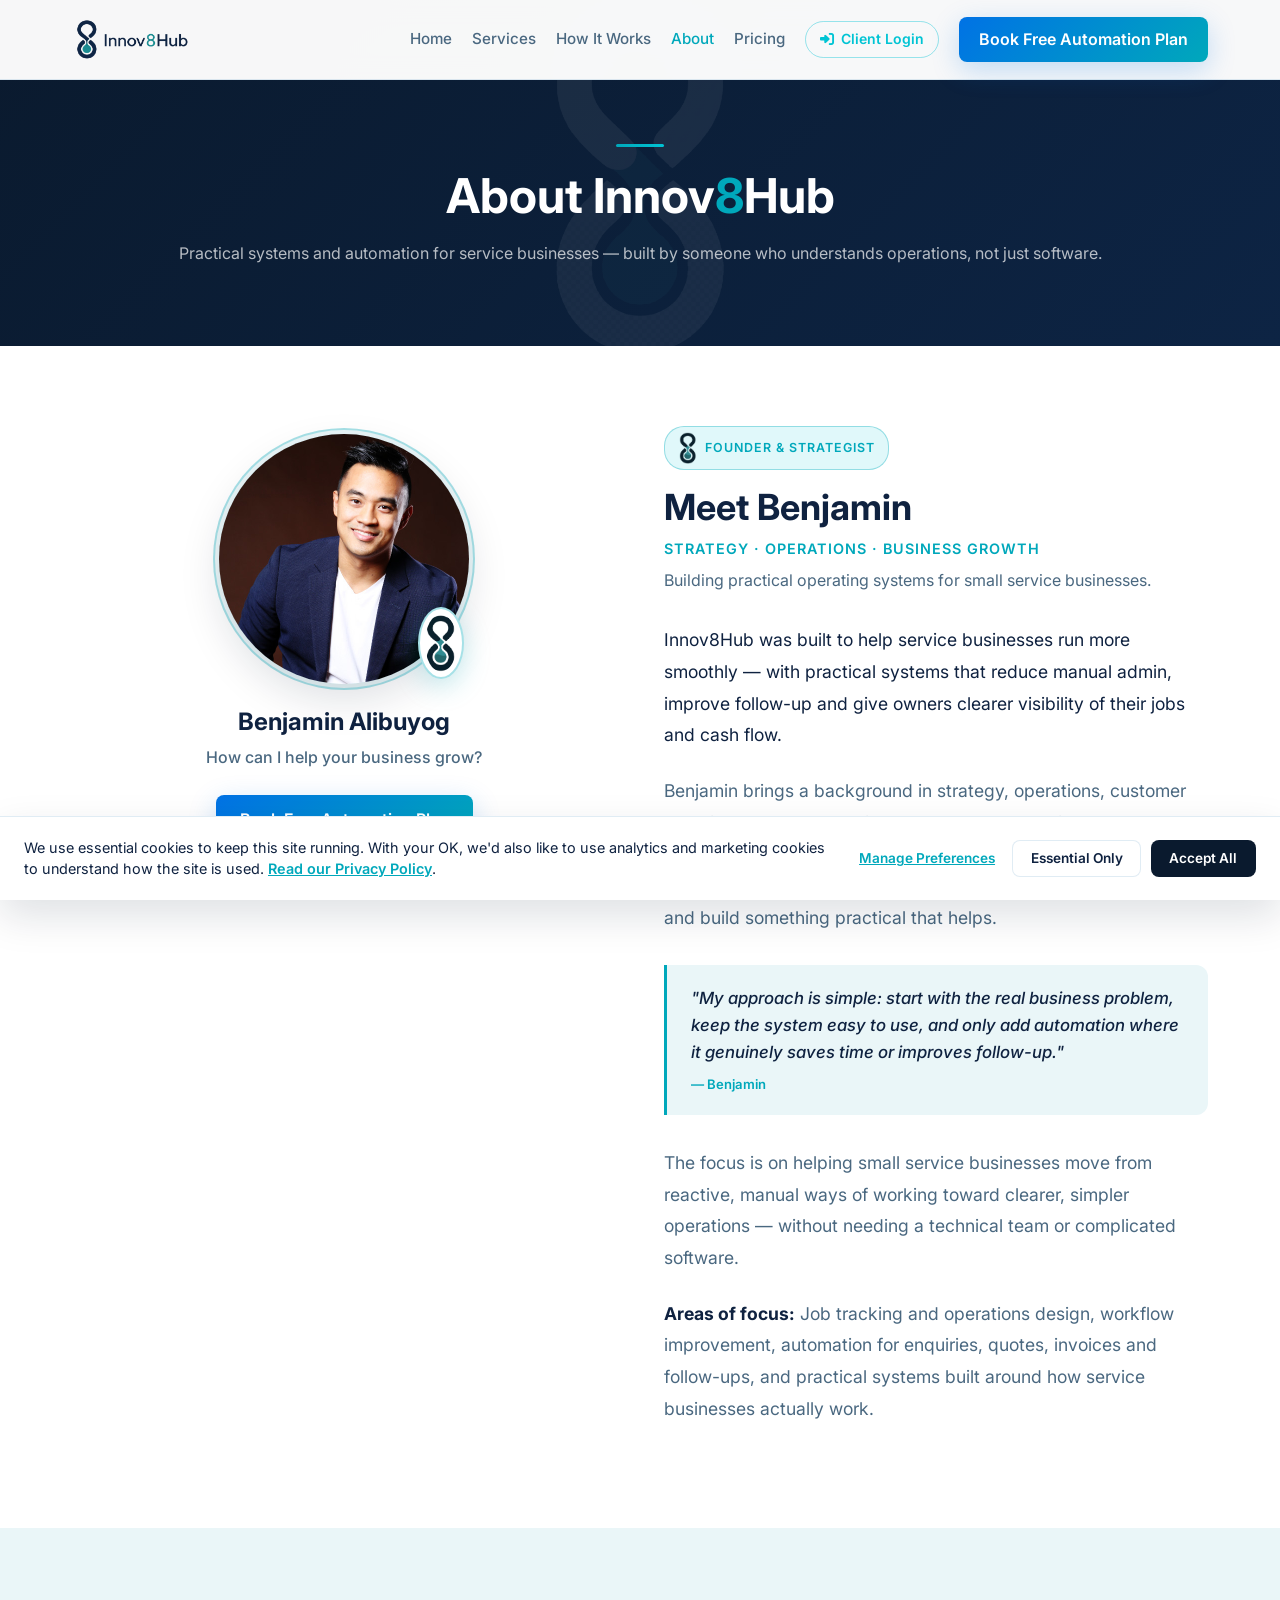
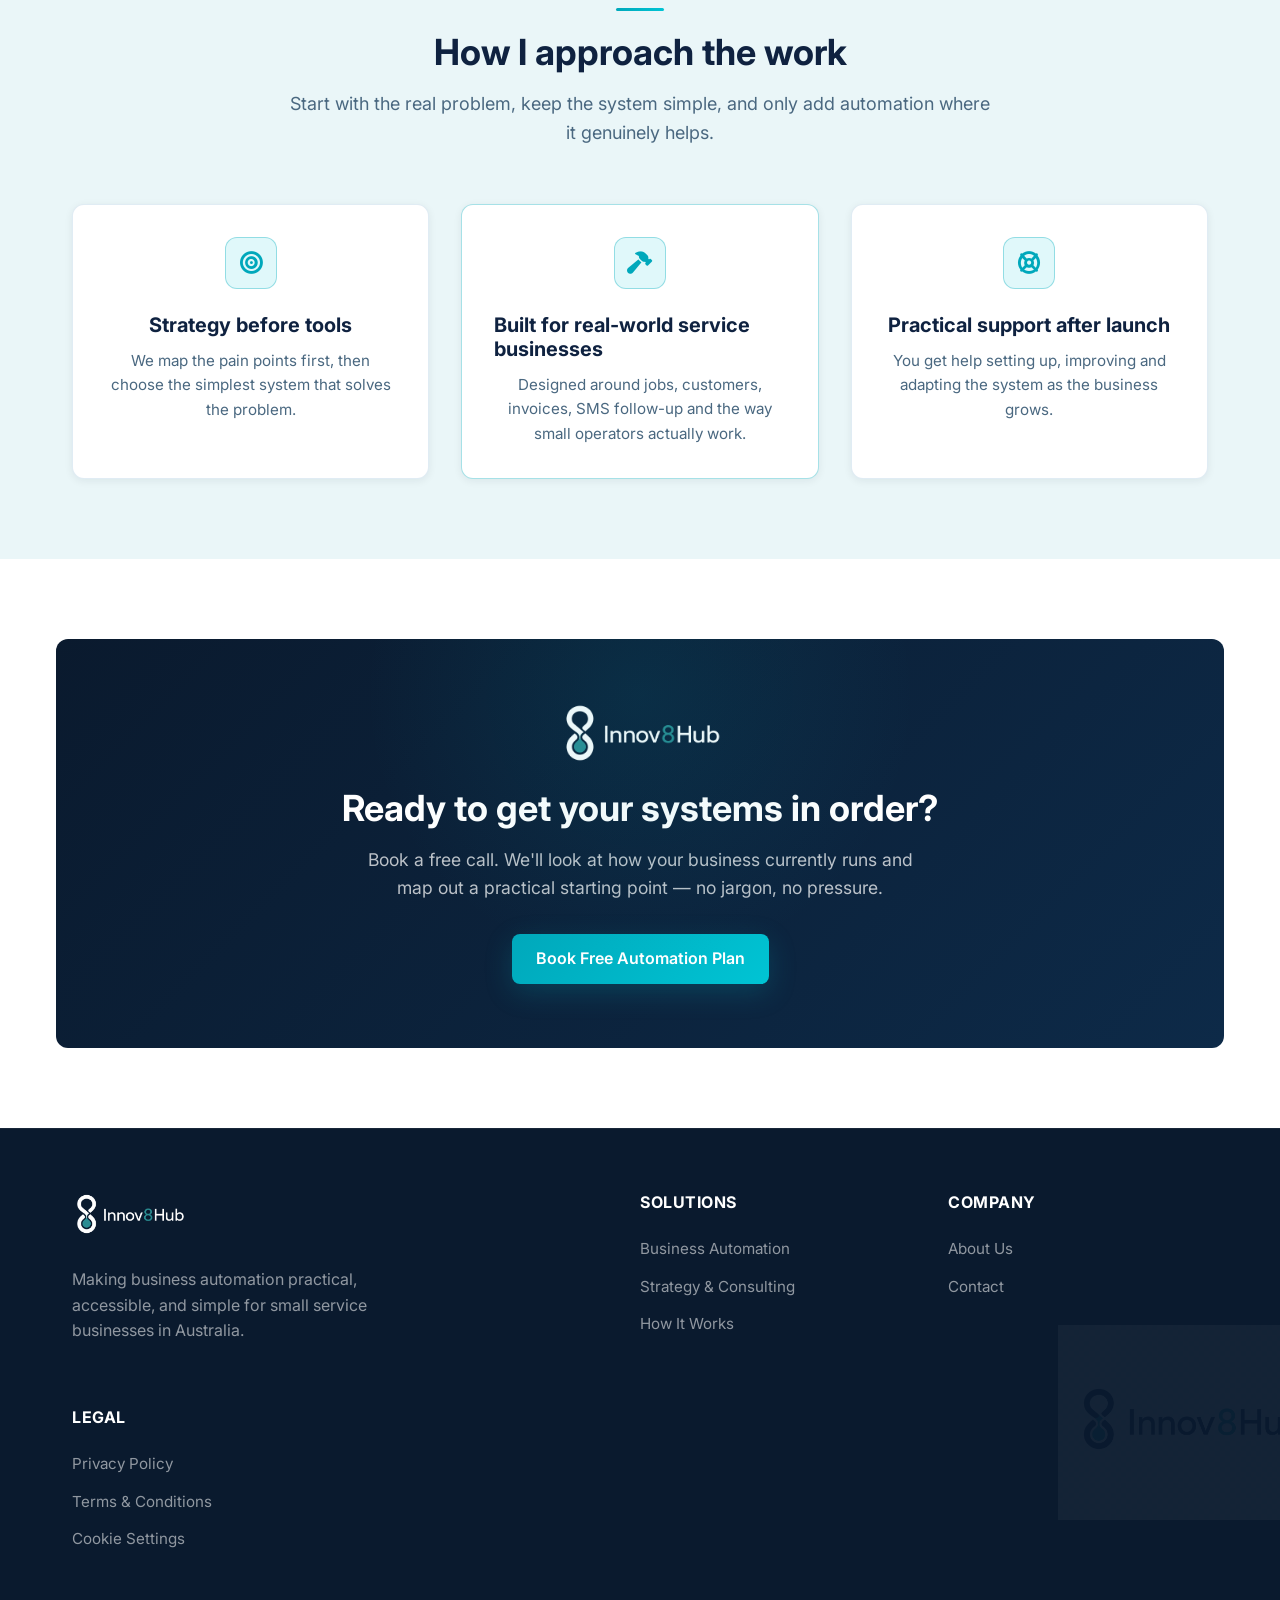
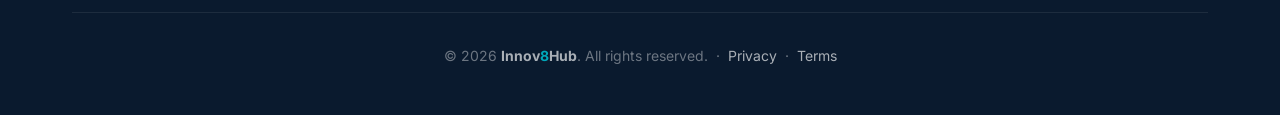
<file: website/about.html>
<!DOCTYPE html>
<html lang="en">
<head>
  <meta charset="UTF-8">
  <meta name="viewport" content="width=device-width, initial-scale=1.0">
  <title>About Innov8Hub | Founder Benjamin</title>
  <meta name="description" content="Learn about Innov8Hub and our founder Benjamin, dedicated to making AI and automation practical for small businesses.">
  <link rel="stylesheet" href="https://cdnjs.cloudflare.com/ajax/libs/font-awesome/6.4.0/css/all.min.css">
  <link rel="stylesheet" href="css/style.css">
  <link rel="icon" type="image/svg+xml" href="img/favicon.svg">
  <link rel="icon" type="image/png" href="img/favicon.png?v=2">
  <link rel="apple-touch-icon" href="img/apple-touch-icon.png">
  <meta property="og:type"        content="website">
  <meta property="og:title"       content="About Innov8Hub | Founder Benjamin Alibuyog">
  <meta property="og:description" content="Meet the team behind Innov8Hub — building practical automation tools for Australian service businesses.">
  <meta property="og:url"         content="https://innov8hub.io/about.html">
  <meta property="og:image"       content="https://innov8hub.io/img/logo.png">
  <meta property="og:site_name"   content="Innov8Hub">
  <meta name="twitter:card"        content="summary_large_image">
  <meta name="twitter:title"       content="About Innov8Hub | Founder Benjamin Alibuyog">
  <meta name="twitter:description" content="Meet the team behind Innov8Hub — building practical automation tools for Australian service businesses.">
  <script type="application/ld+json">
  {
    "@context": "https://schema.org",
    "@type": "Organization",
    "name": "Innov8Hub",
    "url": "https://innov8hub.io",
    "logo": "https://innov8hub.io/img/logo.png",
    "description": "Innov8Hub automates job tracking, invoicing, and admin for Australian service businesses.",
    "address": { "@type": "PostalAddress", "addressCountry": "AU" }
  }
  </script>
</head>
<body>

  <nav class="navbar">
    <div class="container nav-container">
      <a href="index.html" class="logo">
        <img src="img/logo.png" alt="Innov8Hub logo" class="logo-full" style="max-height: 44px; width: auto; object-fit: contain; flex-shrink: 0;">
      </a>
      <div class="nav-links">
        <a href="index.html" class="nav-link">Home</a>
        <a href="services.html" class="nav-link">Services</a>
        <a href="how-it-works.html" class="nav-link">How It Works</a>
        <a href="about.html" class="nav-link active">About</a>
        <a href="pricing.html" class="nav-link">Pricing</a>
        <a href="https://app.innov8hub.io" class="client-login-link"><i class="fa-solid fa-right-to-bracket"></i> Client Login</a>
        <a href="contact.html" class="btn btn-primary" style="padding: 0.6rem 1.25rem;">Book Free Automation Plan</a>
      </div>
      <button class="mobile-menu-btn"><i class="fa-solid fa-bars"></i></button>
    </div>
  </nav>

  <header class="page-header">
    <img src="img/icon-inverted.png" alt="" class="watermark-logo" aria-hidden="true">
    <div class="container" style="position: relative; z-index: 1;">
      <div class="teal-divider"></div>
      <h1 style="font-size: 3rem; margin-bottom: 1rem;">About <span class="brand-name">Innov<span class="brand-8">8</span>Hub</span></h1>
      <p>Practical systems and automation for service businesses — built by someone who understands operations, not just software.</p>
    </div>
  </header>

  <!-- Founder Section -->
  <section class="container" style="padding-top: 5rem; padding-bottom: 5rem;">
    <div class="grid grid-2" style="align-items: flex-start; gap: 3rem;">

      <div class="founder-bio" style="order: 2;">
        <div style="display: inline-flex; align-items: center; gap: 0.5rem; margin-bottom: 1rem; background: var(--accent-light); border: 1px solid var(--border-teal); border-radius: 20px; padding: 0.3rem 0.85rem;">
          <img src="img/icon.png" alt="" width="18" height="18" style="border-radius: 4px; object-fit: cover; object-position: center;">
          <span style="font-size: 0.78rem; color: var(--teal); font-weight: 600; text-transform: uppercase; letter-spacing: 1px;">Founder &amp; Strategist</span>
        </div>
        <h2 style="font-size: 2.25rem; margin-bottom: 0.5rem;">Meet Benjamin</h2>
        <p style="color: var(--teal); font-weight: 600; text-transform: uppercase; letter-spacing: 1px; margin-bottom: 0.5rem; font-size: 0.9rem;">Strategy · Operations · Business Growth</p>
        <p style="color: var(--text-light); font-size: 1rem; margin-bottom: 2rem; line-height: 1.5;">Building practical operating systems for small service businesses.</p>

        <p style="font-size: 1.1rem; color: var(--text-main); margin-bottom: 1.5rem; line-height: 1.8;">
          Innov8Hub was built to help service businesses run more smoothly — with practical systems that reduce manual admin, improve follow-up and give owners clearer visibility of their jobs and cash flow.
        </p>
        <p style="font-size: 1.1rem; color: var(--text-light); margin-bottom: 1.5rem; line-height: 1.8;">
          Benjamin brings a background in strategy, operations, customer experience and process improvement. The goal is not to sell more tech than a business needs — it is to understand how the business actually runs, find where time and money are being lost, and build something practical that helps.
        </p>
        <div style="border-left: 3px solid var(--teal); padding-left: 1.5rem; margin: 2rem 0; font-size: 1.05rem; color: var(--text-main); font-weight: 500; font-style: italic; background: var(--bg-teal); padding: 1.25rem 1.25rem 1.25rem 1.5rem; border-radius: 0 var(--radius) var(--radius) 0;">
          "My approach is simple: start with the real business problem, keep the system easy to use, and only add automation where it genuinely saves time or improves follow-up."
          <span style="font-size: 0.82rem; color: var(--teal); font-weight: 600; font-style: normal; margin-top: 0.5rem; display: block;">— Benjamin</span>
        </div>
        <p style="font-size: 1.1rem; color: var(--text-light); margin-bottom: 1.5rem; line-height: 1.8;">
          The focus is on helping small service businesses move from reactive, manual ways of working toward clearer, simpler operations — without needing a technical team or complicated software.
        </p>
        <p style="font-size: 1.1rem; color: var(--text-light); margin-bottom: 1.5rem; line-height: 1.8;">
          <strong style="color: var(--text-main);">Areas of focus:</strong> Job tracking and operations design, workflow improvement, automation for enquiries, quotes, invoices and follow-ups, and practical systems built around how service businesses actually work.
        </p>
      </div>

      <!-- Profile image -->
      <div class="founder-photo" style="order: 1; text-align: center; padding-top: 0.5rem; display: flex; flex-direction: column; align-items: center;">
        <div style="position: relative; display: inline-block; margin-bottom: 1.5rem;">
          <img src="img/benjamin-profile.jpg" alt="Benjamin Alibuyog" style="width: 250px; height: 250px; border-radius: 50%; object-fit: cover; display: block; box-shadow: var(--shadow-lg), 0 0 0 4px var(--bg-teal), 0 0 0 6px var(--border-teal);">
          <!-- Logo badge -->
          <div style="position: absolute; bottom: 5px; right: 5px; background: #FFFFFF; border-radius: 50%; padding: 5px; border: 2px solid var(--border-teal); box-shadow: var(--shadow-teal);">
            <img src="img/icon.png" alt="Innov8Hub icon" width="32" height="32" style="border-radius: 50%; object-fit: contain; display: block;">
          </div>
        </div>
        <h3 style="margin-bottom: 0.5rem; font-size: 1.5rem; text-align: center;">Benjamin Alibuyog</h3>
        <p style="color: var(--text-light); font-size: 1rem; margin-bottom: 0; text-align: center; font-weight: 500;">How can I help your business grow?</p>
        <a href="contact.html" class="btn btn-primary" style="margin-top: 1.5rem;">Book Free Automation Plan</a>
      </div>

    </div>
  </section>

  <!-- Our Approach / Values -->
  <section class="bg-teal" style="padding: 5rem 0;">
    <div class="container">
      <div class="section-header">
        <div class="teal-divider"></div>
        <h2>How I approach the work</h2>
        <p>Start with the real problem, keep the system simple, and only add automation where it genuinely helps.</p>
      </div>
      <div class="grid grid-3 text-center">
        <div class="card">
          <div class="card-icon" style="margin: 0 auto 1.5rem;"><i class="fa-solid fa-bullseye"></i></div>
          <h3 class="card-title">Strategy before tools</h3>
          <p class="card-desc">We map the pain points first, then choose the simplest system that solves the problem.</p>
        </div>
        <div class="card" style="border-color: var(--border-teal);">
          <div class="card-icon" style="margin: 0 auto 1.5rem;"><i class="fa-solid fa-hammer"></i></div>
          <h3 class="card-title">Built for real-world service businesses</h3>
          <p class="card-desc">Designed around jobs, customers, invoices, SMS follow-up and the way small operators actually work.</p>
        </div>
        <div class="card">
          <div class="card-icon" style="margin: 0 auto 1.5rem;"><i class="fa-solid fa-life-ring"></i></div>
          <h3 class="card-title">Practical support after launch</h3>
          <p class="card-desc">You get help setting up, improving and adapting the system as the business grows.</p>
        </div>
      </div>
    </div>
  </section>

  <!-- CTA -->
  <section class="container text-center" style="padding: 5rem 1rem;">
    <div class="cta-section">
      <div class="cta-logo-mark">
        <img src="img/logo-inverted.png" alt="Innov8Hub logo" style="max-height: 60px; width: auto; object-fit: contain;">
      </div>
      <h2>Ready to get your systems in order?</h2>
      <p style="max-width: 550px; margin: 0 auto 2rem; font-size: 1.1rem;">Book a free call. We'll look at how your business currently runs and map out a practical starting point — no jargon, no pressure.</p>
      <a href="contact.html" class="btn btn-teal">Book Free Automation Plan</a>
    </div>
  </section>

  <footer class="footer">
    <div class="container">
      <div class="footer-top">
        <div>
          <a href="index.html" class="logo" style="font-size: 1.75rem; margin-bottom: 1rem; display: inline-flex;">
            <img src="img/logo-inverted.png" alt="Innov8Hub logo" class="logo-full" style="max-height: 42px; width: auto; object-fit: contain; flex-shrink: 0;">
          </a>
          <p class="footer-desc">Making business automation practical, accessible, and simple for small service businesses in Australia.</p>
        </div>
        <div>
          <h4>Solutions</h4>
          <ul class="footer-links">
            <li><a href="services.html">Business Automation</a></li>
            <li><a href="services.html">Strategy &amp; Consulting</a></li>
            <li><a href="how-it-works.html">How It Works</a></li>
          </ul>
        </div>
        <div>
          <h4>Company</h4>
          <ul class="footer-links">
            <li><a href="about.html">About Us</a></li>
            <li><a href="contact.html">Contact</a></li>
          </ul>
        </div>
        <div>
          <h4>Legal</h4>
          <ul class="footer-links">
            <li><a href="privacy.html">Privacy Policy</a></li>
            <li><a href="terms.html">Terms &amp; Conditions</a></li>
            <li><a href="#" data-cookie-settings>Cookie Settings</a></li>
          </ul>
        </div>
      </div>
      <div class="footer-bottom">
        <p>&copy; 2026 <span class="brand-name" style="color: rgba(255,255,255,0.65);">Innov<span class="brand-8">8</span>Hub</span>. All rights reserved. &nbsp;·&nbsp; <a href="privacy.html" style="color: rgba(255,255,255,0.65);">Privacy</a> &nbsp;·&nbsp; <a href="terms.html" style="color: rgba(255,255,255,0.65);">Terms</a></p>
      </div>
    </div>
  </footer>

  <script src="js/main.js"></script>
  <script src="js/cookie-consent.js" defer></script>
</body>
</html>
</file>
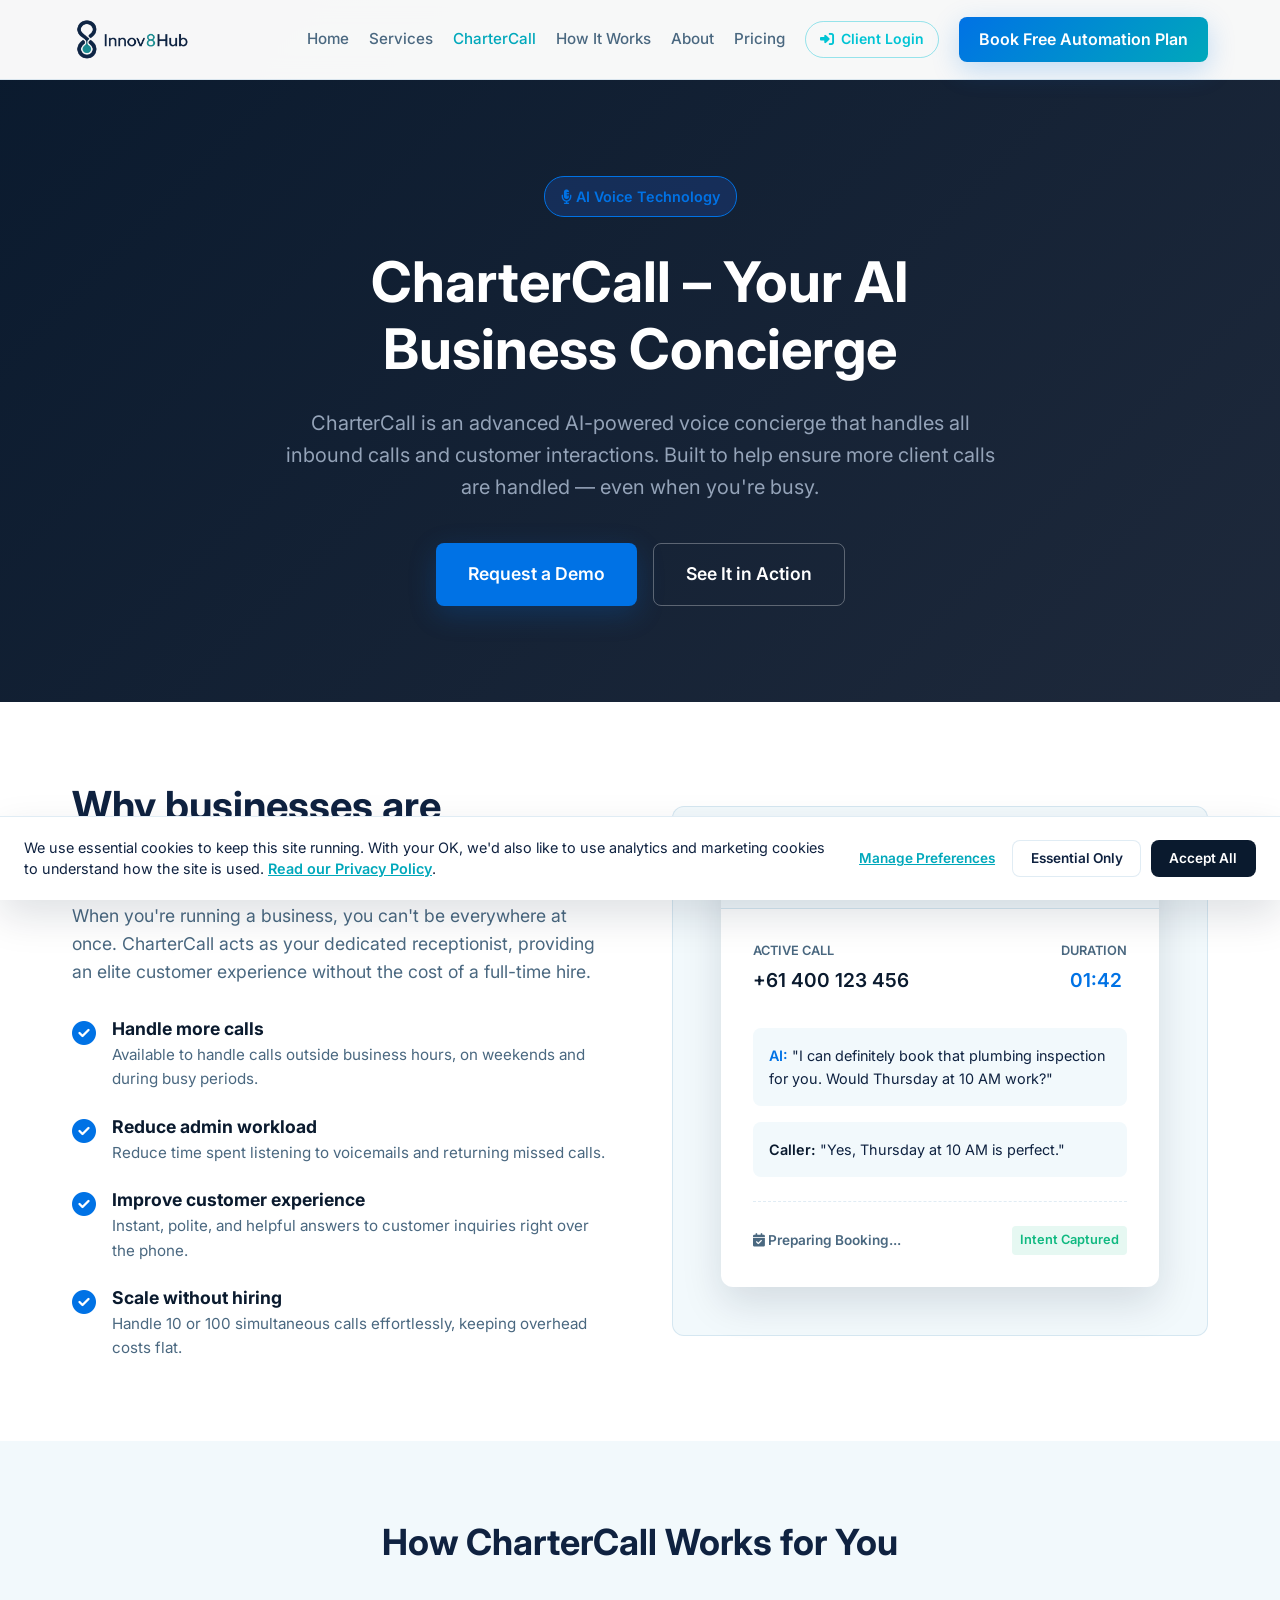
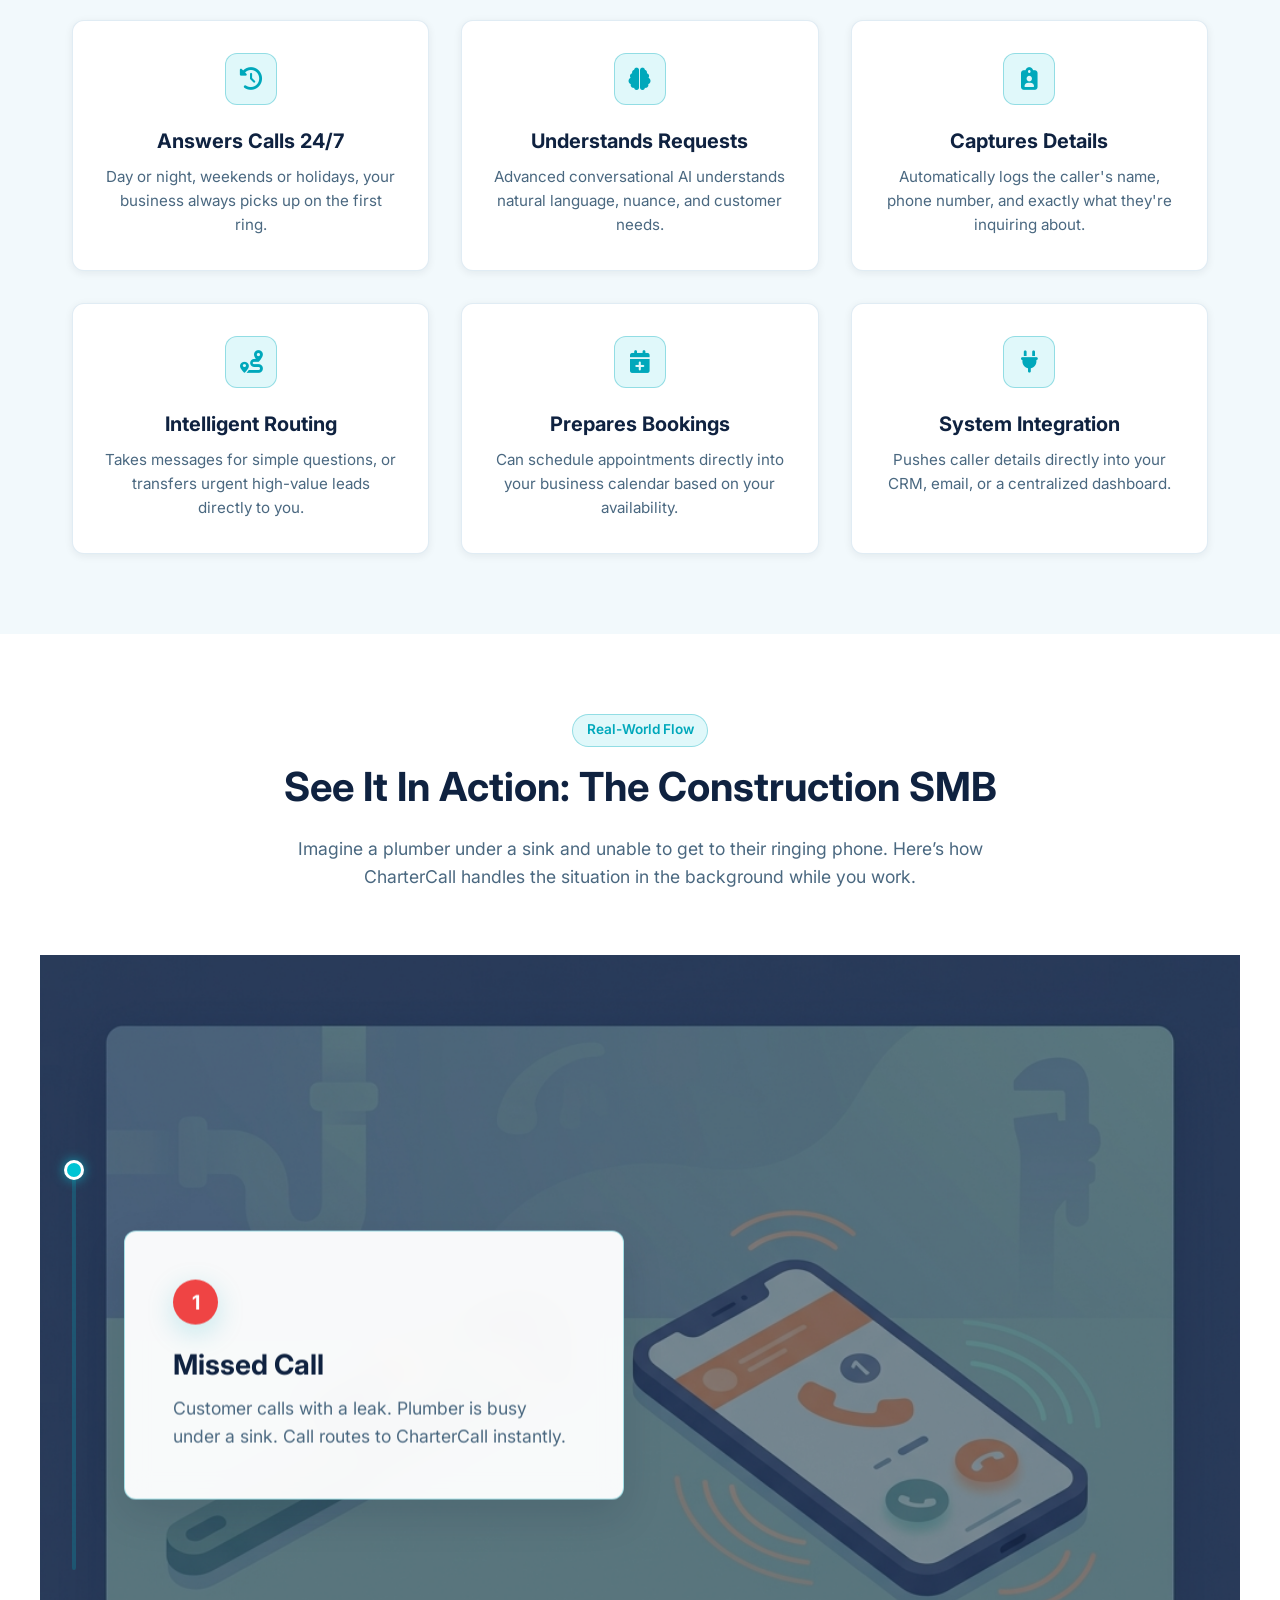
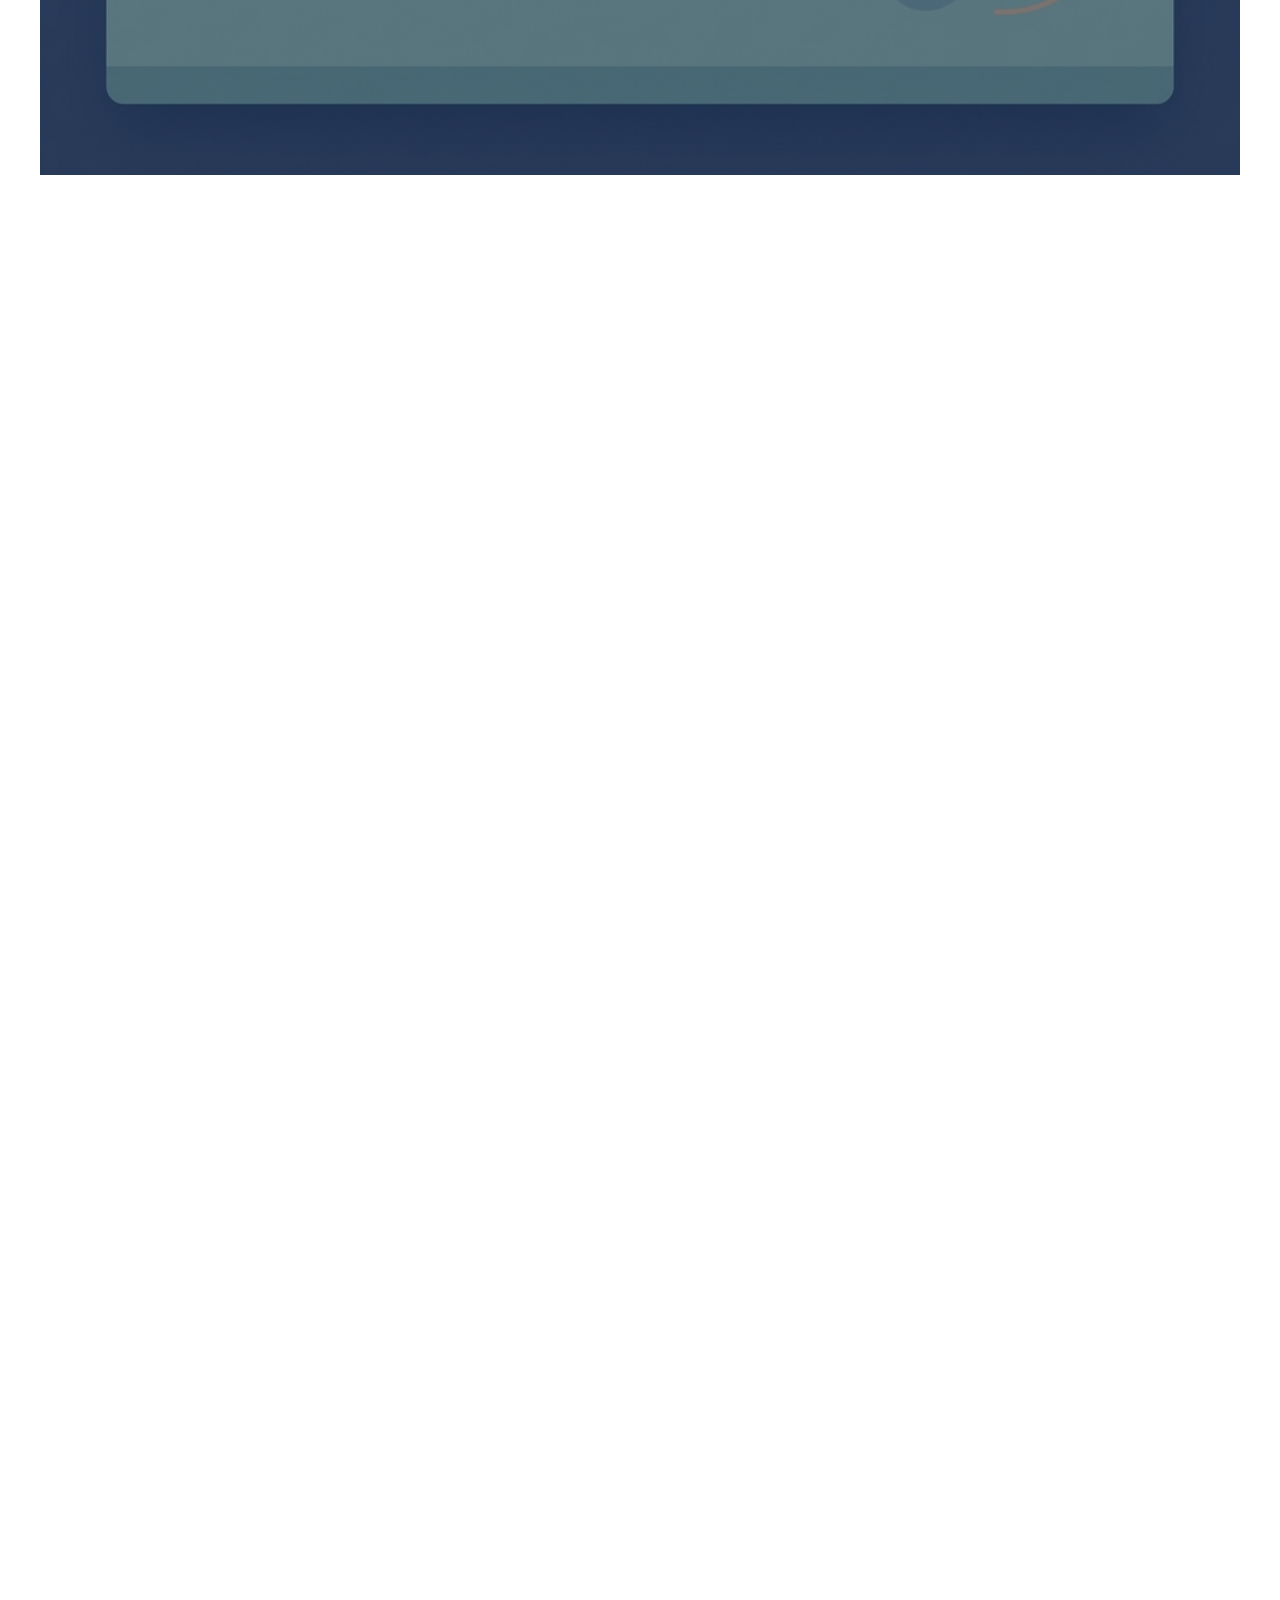
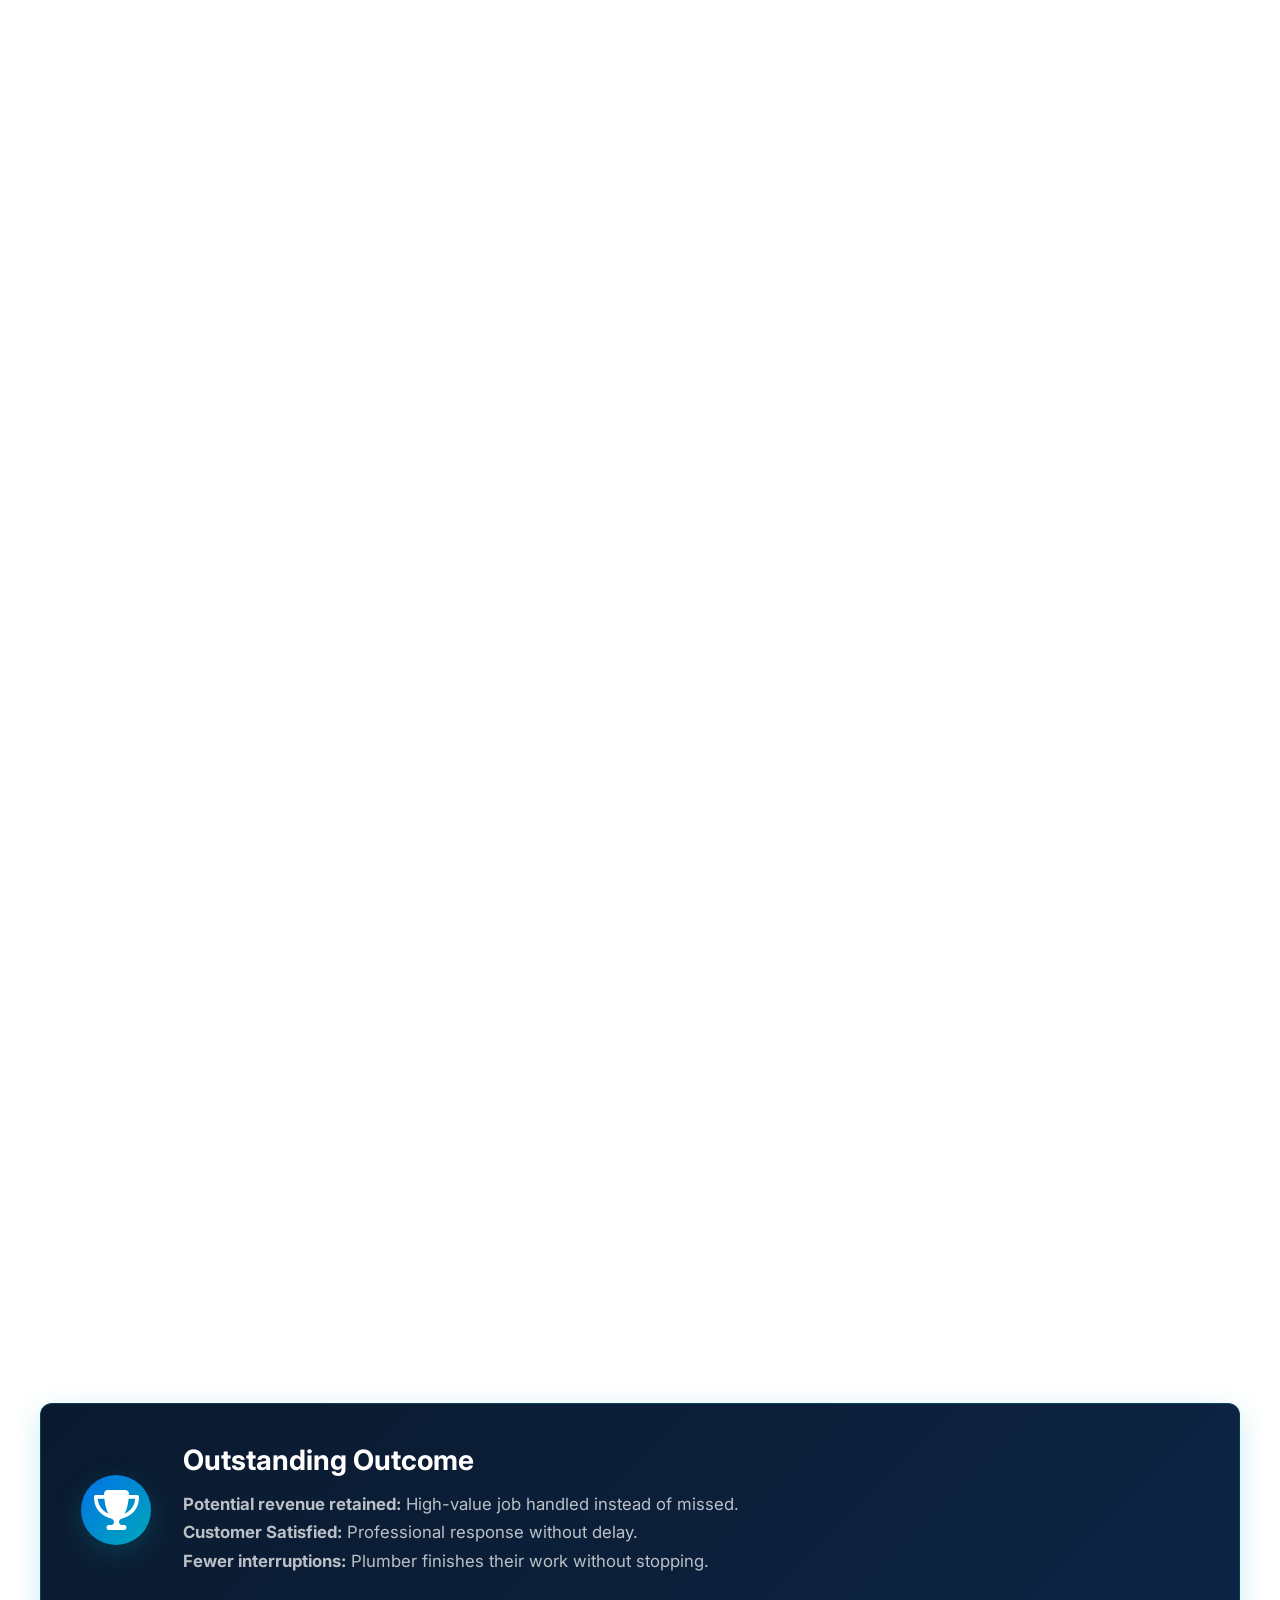
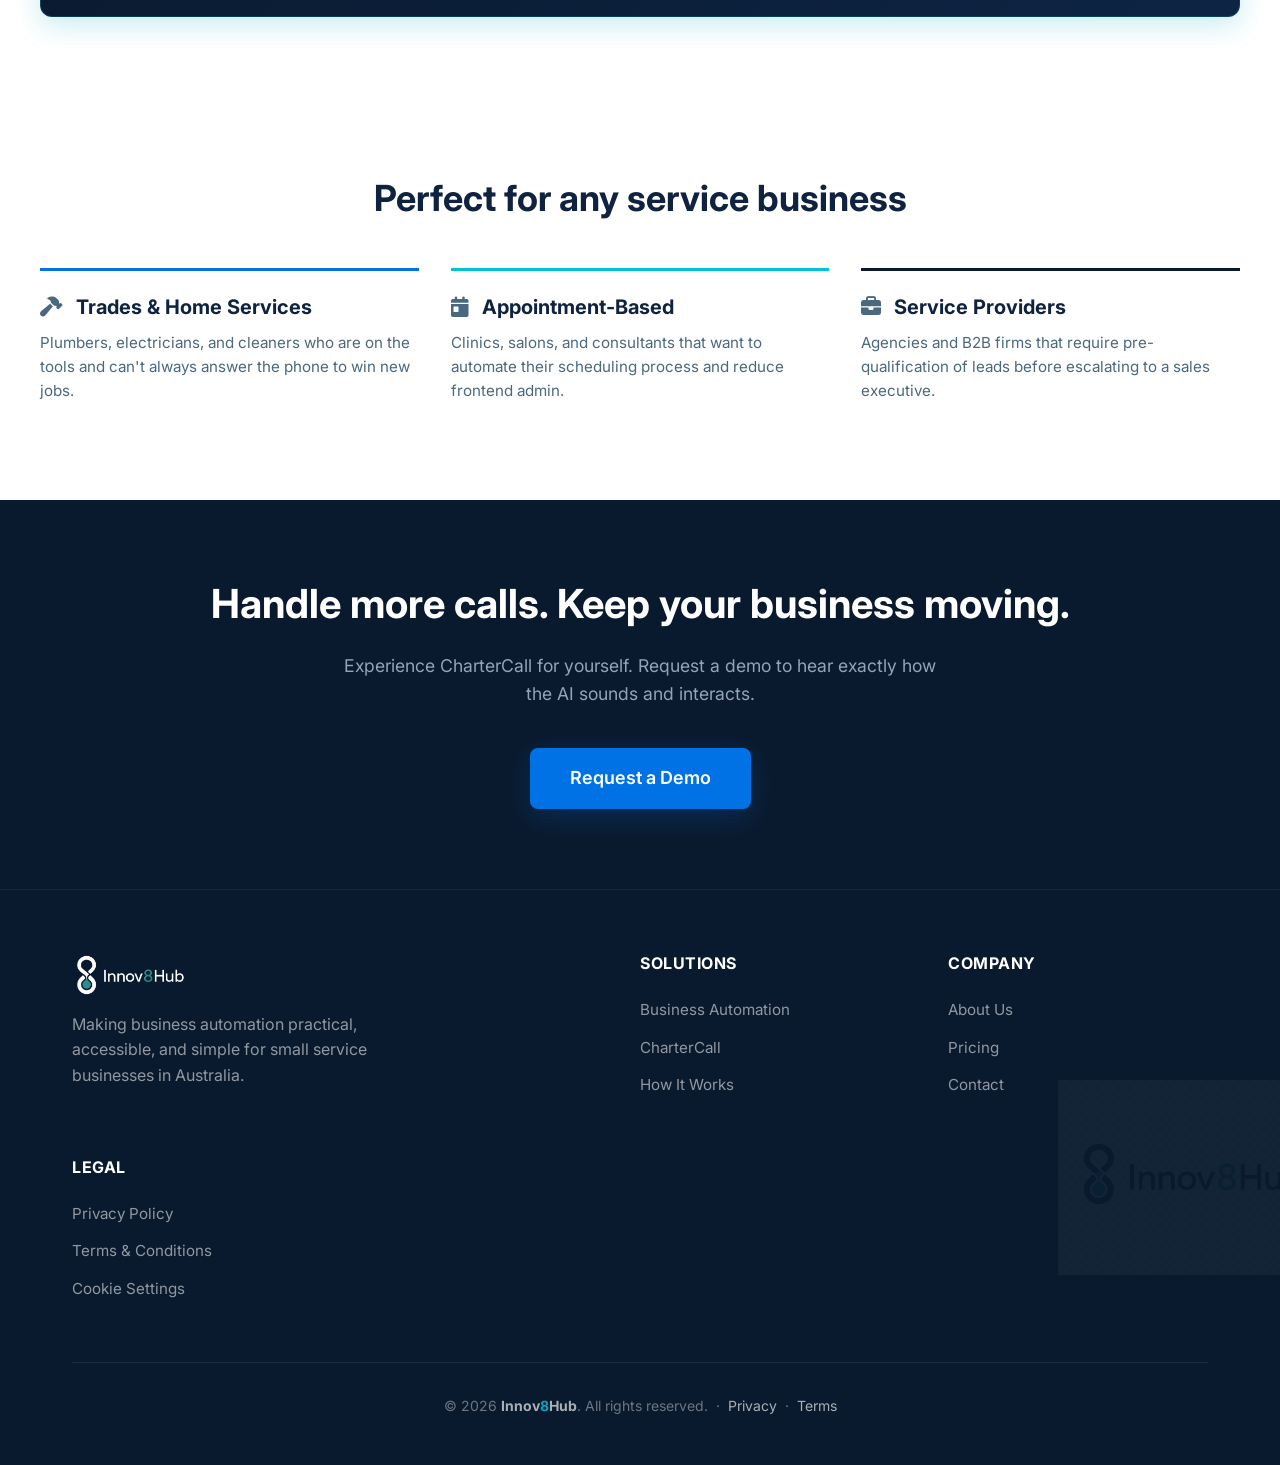
<file: website/chartercall.html>
<!DOCTYPE html>
<html lang="en">
<head>
  <meta charset="UTF-8">
  <meta name="viewport" content="width=device-width, initial-scale=1.0">
  <title>CharterCall - Your AI Business Concierge | Innov8Hub</title>
  <meta name="description" content="CharterCall is an AI-powered voice concierge that handles inbound calls and customer interactions for small businesses.">
  <link rel="stylesheet" href="https://cdnjs.cloudflare.com/ajax/libs/font-awesome/6.4.0/css/all.min.css">
  <link rel="stylesheet" href="css/style.css">
  <link rel="icon" type="image/svg+xml" href="img/favicon.svg">
  <link rel="icon" type="image/png" href="img/favicon.png?v=2">
  <link rel="apple-touch-icon" href="img/apple-touch-icon.png">
  <meta property="og:type"        content="website">
  <meta property="og:title"       content="CharterCall — AI Business Concierge | Innov8Hub">
  <meta property="og:description" content="CharterCall is an AI-powered business concierge by Innov8Hub. Automate lead capture and never miss a client call.">
  <meta property="og:url"         content="https://innov8hub.io/chartercall.html">
  <meta property="og:image"       content="https://innov8hub.io/img/logo.png">
  <meta property="og:site_name"   content="Innov8Hub">
  <meta name="twitter:card"        content="summary_large_image">
  <meta name="twitter:title"       content="CharterCall — AI Business Concierge | Innov8Hub">
  <meta name="twitter:description" content="CharterCall is an AI-powered business concierge by Innov8Hub. Automate lead capture and never miss a client call.">
  <script type="application/ld+json">
  {
    "@context": "https://schema.org",
    "@type": "Organization",
    "name": "Innov8Hub",
    "url": "https://innov8hub.io",
    "logo": "https://innov8hub.io/img/logo.png",
    "description": "Innov8Hub automates job tracking, invoicing, and admin for Australian service businesses.",
    "address": { "@type": "PostalAddress", "addressCountry": "AU" }
  }
  </script>
</head>
<body>

  <!-- Navigation -->
  <nav class="navbar">
    <div class="container nav-container">
      <a href="index.html" class="logo">
        <img src="img/logo.png" alt="Innov8Hub logo" class="logo-full" style="max-height: 44px; width: auto; object-fit: contain; flex-shrink: 0;">
      </a>
      <div class="nav-links">
        <a href="index.html" class="nav-link">Home</a>
        <a href="services.html" class="nav-link">Services</a>
        <a href="chartercall.html" class="nav-link active">CharterCall</a>
        <a href="how-it-works.html" class="nav-link">How It Works</a>
        <a href="about.html" class="nav-link">About</a>
        <a href="pricing.html" class="nav-link">Pricing</a>
        <a href="https://app.innov8hub.io" class="client-login-link"><i class="fa-solid fa-right-to-bracket"></i> Client Login</a>
        <a href="contact.html" class="btn btn-primary" style="padding: 0.6rem 1.25rem;">Book Free Automation Plan</a>
      </div>
      <button class="mobile-menu-btn"><i class="fa-solid fa-bars"></i></button>
    </div>
  </nav>

  <!-- Product Hero -->
  <header style="padding: calc(var(--nav-height) + 6rem) 0 6rem; background: linear-gradient(135deg, var(--primary), #1E293B); color: white; text-align: center;">
    <div class="container" style="max-width: 800px;">
      <div style="display: inline-block; padding: 0.5rem 1rem; background-color: rgba(37, 99, 235, 0.2); border: 1px solid var(--secondary); color: var(--secondary); border-radius: 20px; font-weight: 600; margin-bottom: 2rem; font-size: 0.9rem;"><i class="fa-solid fa-microphone-lines"></i> AI Voice Technology</div>
      <h1 style="color: white; font-size: 3.5rem; margin-bottom: 1.5rem;">CharterCall – Your AI Business Concierge</h1>
      <p style="font-size: 1.25rem; color: #94A3B8; margin-bottom: 2.5rem;">CharterCall is an advanced AI-powered voice concierge that handles all inbound calls and customer interactions. Built to help ensure more client calls are handled — even when you're busy.</p>
      <div style="display: flex; gap: 1rem; justify-content: center; flex-wrap: wrap;">
        <a href="contact.html" class="btn btn-secondary" style="font-size: 1.1rem; padding: 1rem 2rem;">Request a Demo</a>
        <a href="#features" class="btn" style="border: 1px solid rgba(255,255,255,0.3); color: white; font-size: 1.1rem; padding: 1rem 2rem;">See It in Action</a>
      </div>
    </div>
  </header>

  <!-- Value & Outcomes -->
  <section id="features" class="container" style="padding-top: 5rem; padding-bottom: 5rem;">
    <div class="grid grid-2" style="align-items: center; gap: 4rem;">
      <div>
        <h2 style="font-size: 2.5rem; margin-bottom: 1.5rem;">Why businesses are switching to CharterCall</h2>
        <p style="font-size: 1.1rem; color: var(--text-light); margin-bottom: 2rem;">When you're running a business, you can't be everywhere at once. CharterCall acts as your dedicated receptionist, providing an elite customer experience without the cost of a full-time hire.</p>
        
        <div style="display: flex; flex-direction: column; gap: 1.5rem;">
          <div style="display: flex; gap: 1rem;">
            <i class="fa-solid fa-check-circle" style="color: var(--secondary); font-size: 1.5rem; margin-top: 3px;"></i>
            <div>
              <h4 style="font-size: 1.1rem; margin-bottom: 0.25rem; color: var(--primary);">Handle more calls</h4>
              <p style="color: var(--text-light); font-size: 0.95rem; margin: 0;">Available to handle calls outside business hours, on weekends and during busy periods.</p>
            </div>
          </div>
          <div style="display: flex; gap: 1rem;">
            <i class="fa-solid fa-check-circle" style="color: var(--secondary); font-size: 1.5rem; margin-top: 3px;"></i>
            <div>
              <h4 style="font-size: 1.1rem; margin-bottom: 0.25rem; color: var(--primary);">Reduce admin workload</h4>
              <p style="color: var(--text-light); font-size: 0.95rem; margin: 0;">Reduce time spent listening to voicemails and returning missed calls.</p>
            </div>
          </div>
          <div style="display: flex; gap: 1rem;">
            <i class="fa-solid fa-check-circle" style="color: var(--secondary); font-size: 1.5rem; margin-top: 3px;"></i>
            <div>
              <h4 style="font-size: 1.1rem; margin-bottom: 0.25rem; color: var(--primary);">Improve customer experience</h4>
              <p style="color: var(--text-light); font-size: 0.95rem; margin: 0;">Instant, polite, and helpful answers to customer inquiries right over the phone.</p>
            </div>
          </div>
          <div style="display: flex; gap: 1rem;">
            <i class="fa-solid fa-check-circle" style="color: var(--secondary); font-size: 1.5rem; margin-top: 3px;"></i>
            <div>
              <h4 style="font-size: 1.1rem; margin-bottom: 0.25rem; color: var(--primary);">Scale without hiring</h4>
              <p style="color: var(--text-light); font-size: 0.95rem; margin: 0;">Handle 10 or 100 simultaneous calls effortlessly, keeping overhead costs flat.</p>
            </div>
          </div>
        </div>
      </div>
      <div style="background-color: var(--bg-alt); padding: 3rem; border-radius: var(--radius); border: 1px solid var(--border); position: relative;">
        <!-- Mockup abstract UI -->
        <div style="background: white; border-radius: 12px; box-shadow: var(--shadow-lg); overflow: hidden;">
          <div style="background: var(--bg-alt); padding: 1rem; border-bottom: 1px solid var(--border); display: flex; justify-content: space-between; align-items: center;">
            <div style="display: flex; gap: 0.5rem; align-items: center;">
              <div style="width: 12px; height: 12px; background: #EF4444; border-radius: 50%;"></div>
              <div style="width: 12px; height: 12px; background: #F5A623; border-radius: 50%;"></div>
              <div style="width: 12px; height: 12px; background: #10B981; border-radius: 50%;"></div>
            </div>
            <div style="font-size: 0.8rem; color: var(--text-light); font-weight: 600;">CharterCall Dashboard</div>
          </div>
          <div style="padding: 2rem;">
            <div style="display: flex; justify-content: space-between; margin-bottom: 2rem;">
              <div>
                <p style="font-size: 0.8rem; color: var(--text-light); text-transform: uppercase; font-weight: 600; margin-bottom: 0.25rem;">Active Call</p>
                <div style="font-weight: 600; color: var(--primary); font-size: 1.2rem;">+61 400 123 456</div>
              </div>
              <div style="text-align: right;">
                <p style="font-size: 0.8rem; color: var(--text-light); text-transform: uppercase; font-weight: 600; margin-bottom: 0.25rem;">Duration</p>
                <div style="font-weight: 600; color: var(--secondary); font-size: 1.2rem;">01:42 <i class="fa-solid fa-waveform" style="animation: pulse 1s infinite alternate;"></i></div>
              </div>
            </div>
            <div style="background: var(--bg-alt); padding: 1rem; border-radius: 8px; font-size: 0.9rem; margin-bottom: 1rem;">
              <span style="color: var(--secondary); font-weight: 600;">AI:</span> "I can definitely book that plumbing inspection for you. Would Thursday at 10 AM work?"
            </div>
            <div style="background: var(--bg-alt); padding: 1rem; border-radius: 8px; font-size: 0.9rem;">
              <span style="color: var(--primary); font-weight: 600;">Caller:</span> "Yes, Thursday at 10 AM is perfect."
            </div>
            <div style="margin-top: 1.5rem; padding-top: 1.5rem; border-top: 1px dashed var(--border); display: flex; justify-content: space-between; align-items: center;">
              <span style="font-size: 0.85rem; font-weight: 600; color: var(--text-light);"><i class="fa-solid fa-calendar-check"></i> Preparing Booking...</span>
              <span style="background: rgba(16, 185, 129, 0.1); color: #10B981; padding: 0.25rem 0.5rem; border-radius: 4px; font-size: 0.8rem; font-weight: 600;">Intent Captured</span>
            </div>
          </div>
        </div>
      </div>
    </div>
  </section>

  <!-- Key Features List -->
  <section class="bg-alt" style="padding: 5rem 0;">
    <div class="container">
      <div class="section-header">
        <h2>How CharterCall Works for You</h2>
      </div>
      <div class="grid grid-3">
        <div class="card" style="text-align: center;">
          <div class="card-icon" style="margin: 0 auto 1.5rem;"><i class="fa-solid fa-clock-rotate-left"></i></div>
          <h3 class="card-title">Answers Calls 24/7</h3>
          <p class="card-desc">Day or night, weekends or holidays, your business always picks up on the first ring.</p>
        </div>
        <div class="card" style="text-align: center;">
          <div class="card-icon" style="margin: 0 auto 1.5rem;"><i class="fa-solid fa-brain"></i></div>
          <h3 class="card-title">Understands Requests</h3>
          <p class="card-desc">Advanced conversational AI understands natural language, nuance, and customer needs.</p>
        </div>
        <div class="card" style="text-align: center;">
          <div class="card-icon" style="margin: 0 auto 1.5rem;"><i class="fa-solid fa-clipboard-user"></i></div>
          <h3 class="card-title">Captures Details</h3>
          <p class="card-desc">Automatically logs the caller's name, phone number, and exactly what they're inquiring about.</p>
        </div>
        <div class="card" style="text-align: center;">
          <div class="card-icon" style="margin: 0 auto 1.5rem;"><i class="fa-solid fa-route"></i></div>
          <h3 class="card-title">Intelligent Routing</h3>
          <p class="card-desc">Takes messages for simple questions, or transfers urgent high-value leads directly to you.</p>
        </div>
        <div class="card" style="text-align: center;">
          <div class="card-icon" style="margin: 0 auto 1.5rem;"><i class="fa-solid fa-calendar-plus"></i></div>
          <h3 class="card-title">Prepares Bookings</h3>
          <p class="card-desc">Can schedule appointments directly into your business calendar based on your availability.</p>
        </div>
        <div class="card" style="text-align: center;">
          <div class="card-icon" style="margin: 0 auto 1.5rem;"><i class="fa-solid fa-plug"></i></div>
          <h3 class="card-title">System Integration</h3>
          <p class="card-desc">Pushes caller details directly into your CRM, email, or a centralized dashboard.</p>
        </div>
      </div>
    </div>
  </section>

  <!-- See It in Action (Construction SMB Example) -->
  <section class="container" style="padding: 5rem 0;">
    <div style="text-align: center; margin-bottom: 4rem;">
      <span class="feature-badge">Real-World Flow</span>
      <h2 style="font-size: 2.5rem; margin-bottom: 1.5rem;">See It In Action: The Construction SMB</h2>
      <p style="font-size: 1.1rem; color: var(--text-light); max-width: 700px; margin: 0 auto 2rem;">Imagine a plumber under a sink and unable to get to their ringing phone. Here’s how CharterCall handles the situation in the background while you work.</p>
    </div>
    
    <div class="sticky-scroll-container" id="scrollContainer">
      <div class="sticky-wrapper full-bleed">
        <div class="sticky-bg-image">
          <img src="img/flow_missed_call.png" id="stickyImage" alt="Process Scenario">
          <div class="sticky-overlay"></div>
        </div>
        
        <div class="container sticky-fg-container">
          <div class="tracking-track">
            <div class="tracking-ball" id="trackingBall"></div>
          </div>
          
          <div class="sticky-content-container overlay-style">
            <div class="sticky-step active" data-step="0">
              <div class="step-num" style="background:#EF4444;">1</div>
              <h4>Missed Call</h4>
              <p>Customer calls with a leak. Plumber is busy under a sink. Call routes to CharterCall instantly.</p>
            </div>
            
            <div class="sticky-step" data-step="1">
              <div class="step-num" style="background:var(--secondary);">2</div>
              <h4>AI Answers</h4>
              <p>"Hi, thanks for calling Smith Plumbing. How can I help you today?"</p>
            </div>

            <div class="sticky-step" data-step="2">
              <div class="step-num" style="background:var(--accent);">3</div>
              <h4>Information Gathered</h4>
              <p>AI captures the issue, customer name, and exact address accurately.</p>
            </div>

            <div class="sticky-step" data-step="3">
              <div class="step-num" style="background:#10B981;">4</div>
              <h4>Plumber Notified</h4>
              <p>Plumber gets an SMS summary and calendar invite. Potential job captured.</p>
              <a href="contact.html" class="btn btn-primary" style="margin-top: 1.5rem;">Book Free Automation Plan</a>
            </div>
          </div>
        </div>
      </div>
    </div>

    <div class="process-outcome">
      <div class="outcome-icon"><i class="fa-solid fa-trophy"></i></div>
      <div class="outcome-content">
        <h4>Outstanding Outcome</h4>
        <p><strong>Potential revenue retained:</strong> High-value job handled instead of missed.<br>
        <strong>Customer Satisfied:</strong> Professional response without delay.<br>
        <strong>Fewer interruptions:</strong> Plumber finishes their work without stopping.</p>
      </div>
    </div>
  </section>

  <!-- Use Cases -->
  <section class="container" style="padding: 5rem 0;">
    <h2 class="text-center" style="margin-bottom: 3rem;">Perfect for any service business</h2>
    <div class="grid grid-3">
      <div style="border-top: 3px solid var(--secondary); padding-top: 1.5rem;">
        <h3 style="font-size: 1.25rem;"><i class="fa-solid fa-hammer" style="color: var(--text-light); margin-right: 8px;"></i> Trades & Home Services</h3>
        <p style="color: var(--text-light); font-size: 0.95rem;">Plumbers, electricians, and cleaners who are on the tools and can't always answer the phone to win new jobs.</p>
      </div>
      <div style="border-top: 3px solid var(--accent); padding-top: 1.5rem;">
        <h3 style="font-size: 1.25rem;"><i class="fa-solid fa-calendar-day" style="color: var(--text-light); margin-right: 8px;"></i> Appointment-Based</h3>
        <p style="color: var(--text-light); font-size: 0.95rem;">Clinics, salons, and consultants that want to automate their scheduling process and reduce frontend admin.</p>
      </div>
      <div style="border-top: 3px solid var(--primary); padding-top: 1.5rem;">
        <h3 style="font-size: 1.25rem;"><i class="fa-solid fa-briefcase" style="color: var(--text-light); margin-right: 8px;"></i> Service Providers</h3>
        <p style="color: var(--text-light); font-size: 0.95rem;">Agencies and B2B firms that require pre-qualification of leads before escalating to a sales executive.</p>
      </div>
    </div>
  </section>

  <!-- Footer CTA -->
  <section style="background-color: var(--primary); padding: 5rem 0; text-align: center; color: white;">
    <div class="container">
      <h2 style="color: white; margin-bottom: 1.5rem; font-size: 2.5rem;">Handle more calls. Keep your business moving.</h2>
      <p style="color: #94A3B8; max-width: 600px; margin: 0 auto 2.5rem; font-size: 1.1rem;">Experience CharterCall for yourself. Request a demo to hear exactly how the AI sounds and interacts.</p>
      <a href="contact.html" class="btn btn-secondary" style="font-size: 1.125rem; padding: 1rem 2.5rem;">Request a Demo</a>
    </div>
  </section>

  <!-- Footer -->
  <footer class="footer" style="padding-top: 0;">
    <div class="container">
      <div class="footer-top" style="padding-top: 4rem;">
        <div>
          <a href="index.html" class="logo" style="color: white; font-size: 1.75rem;">
            <img src="img/logo-inverted.png" alt="Innov8Hub logo" class="logo-full" style="max-height: 42px; width: auto; object-fit: contain; flex-shrink: 0;">
          </a>
          <p class="footer-desc">Making business automation practical, accessible, and simple for small service businesses in Australia.</p>
        </div>
        <div>
          <h4>Solutions</h4>
          <ul class="footer-links">
            <li><a href="services.html">Business Automation</a></li>
            <li><a href="chartercall.html">CharterCall</a></li>
            <li><a href="how-it-works.html">How It Works</a></li>
          </ul>
        </div>
        <div>
          <h4>Company</h4>
          <ul class="footer-links">
            <li><a href="about.html">About Us</a></li>
            <li><a href="pricing.html">Pricing</a></li>
            <li><a href="contact.html">Contact</a></li>
          </ul>
        </div>
        <div>
          <h4>Legal</h4>
          <ul class="footer-links">
            <li><a href="privacy.html">Privacy Policy</a></li>
            <li><a href="terms.html">Terms &amp; Conditions</a></li>
            <li><a href="#" data-cookie-settings>Cookie Settings</a></li>
          </ul>
        </div>
      </div>
      <div class="footer-bottom">
        <p>&copy; 2026 <span class="brand-name" style="color: rgba(255,255,255,0.65);">Innov<span class="brand-8">8</span>Hub</span>. All rights reserved. &nbsp;·&nbsp; <a href="privacy.html" style="color: rgba(255,255,255,0.65);">Privacy</a> &nbsp;·&nbsp; <a href="terms.html" style="color: rgba(255,255,255,0.65);">Terms</a></p>
      </div>
    </div>
  </footer>

  <style>
    @keyframes pulse {
      0% { opacity: 0.4; }
      100% { opacity: 1; }
    }
  </style>
  <script src="js/main.js"></script>
  <script src="js/cookie-consent.js" defer></script>
</body>
</html>
</file>
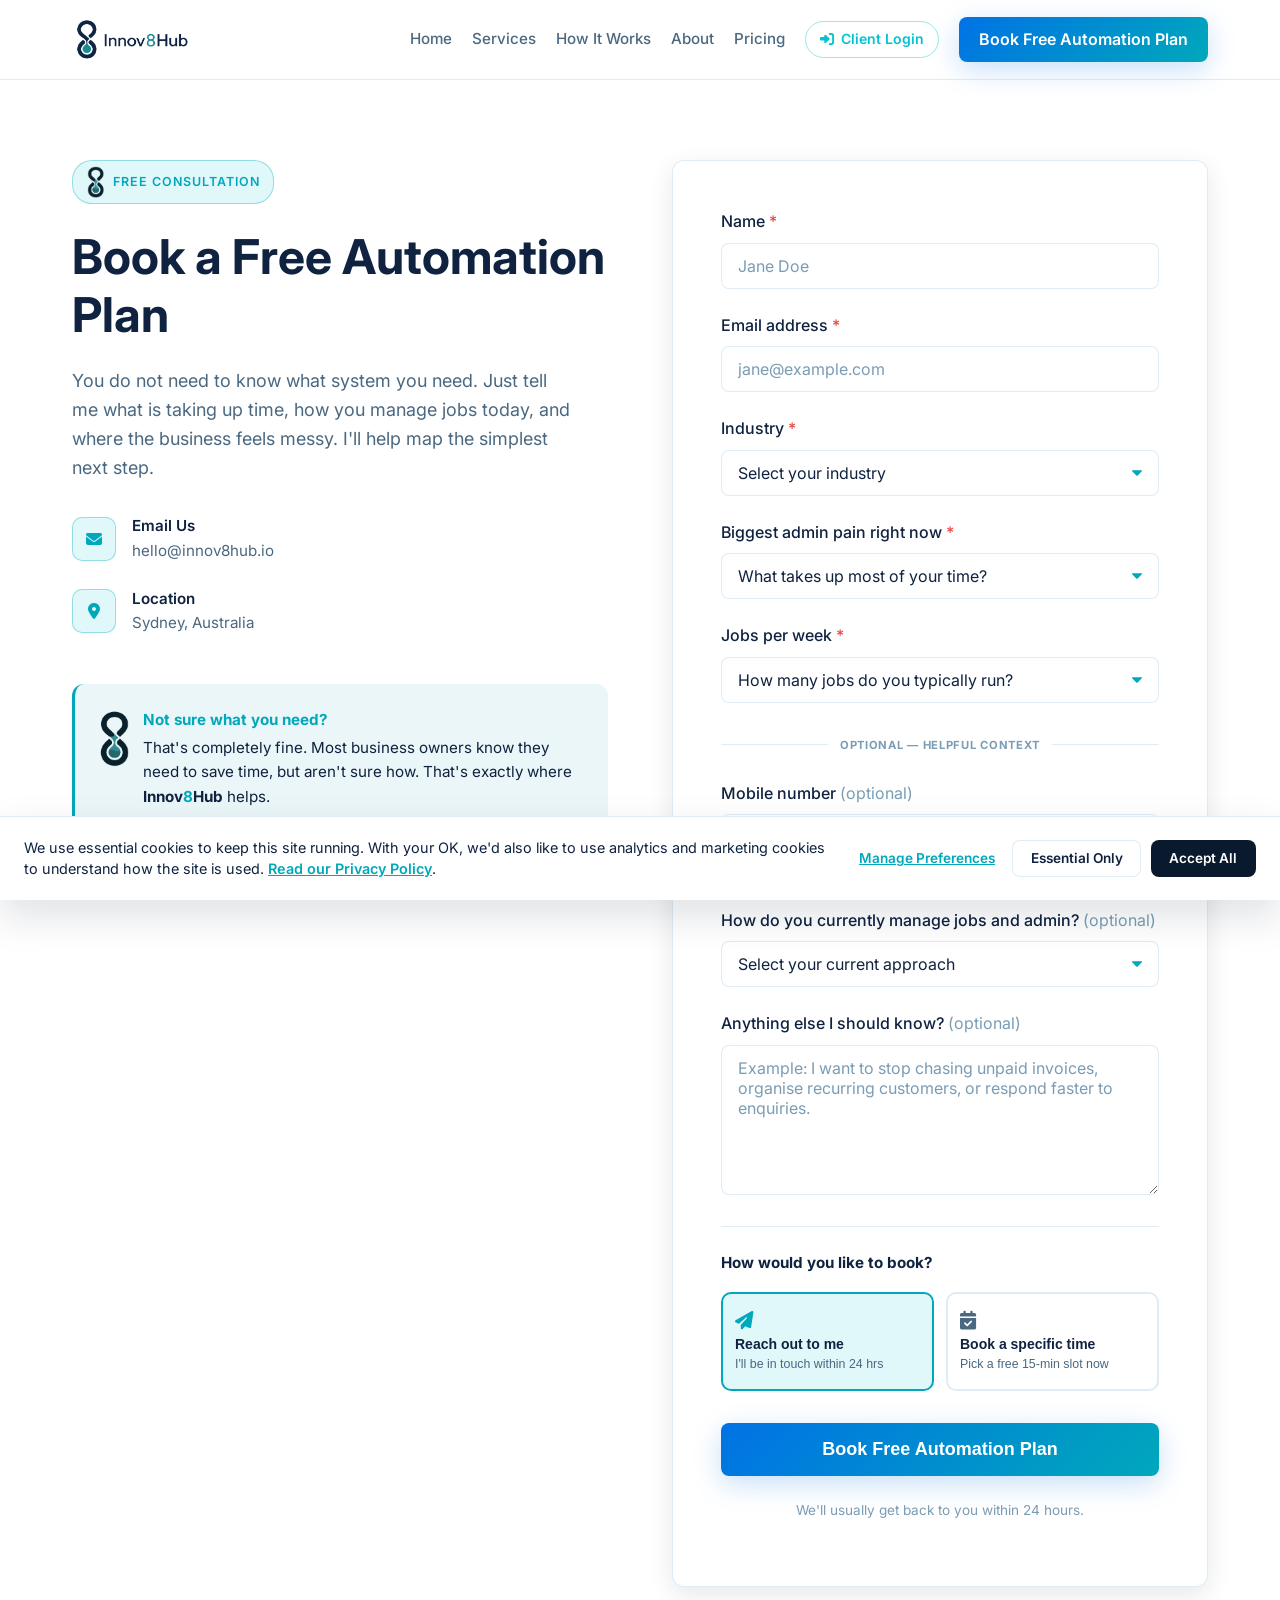
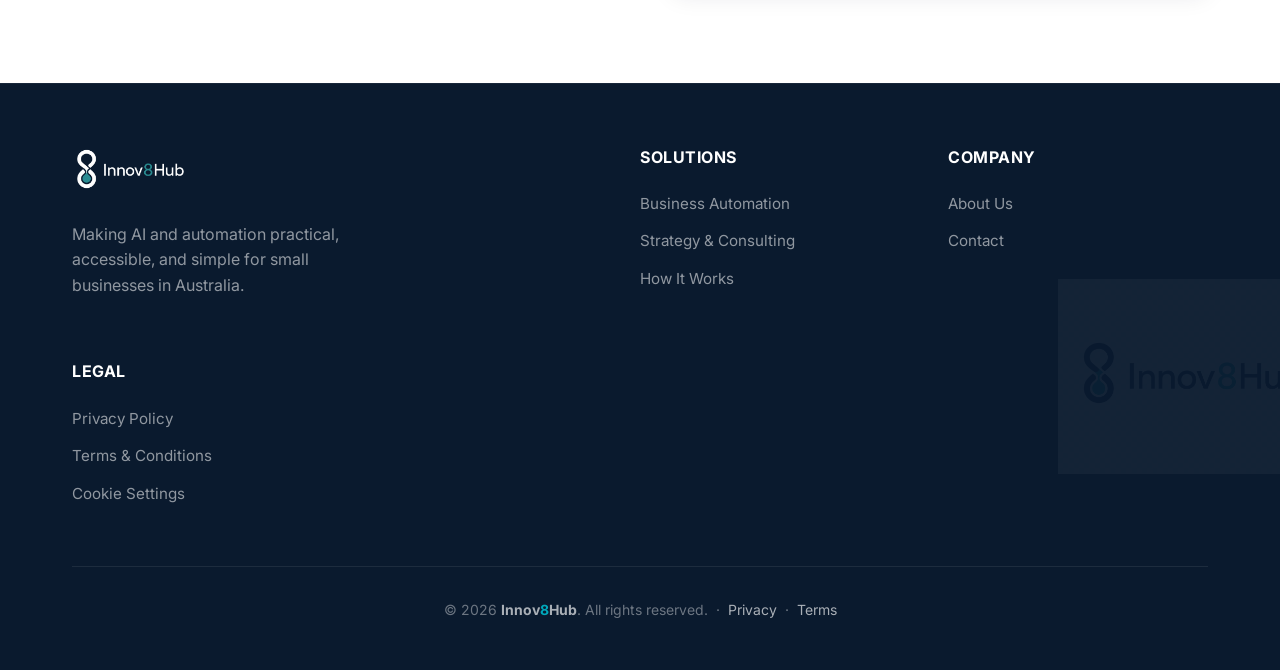
<file: website/contact.html>
<!DOCTYPE html>
<html lang="en">
<head>
  <meta charset="UTF-8">
  <meta name="viewport" content="width=device-width, initial-scale=1.0">
  <title>Book a Free Automation Plan | Innov8Hub</title>
  <meta name="description" content="Tell us what's taking up time and where the business feels messy. We'll map the simplest next step — free, no-obligation.">
  <link rel="stylesheet" href="https://cdnjs.cloudflare.com/ajax/libs/font-awesome/6.4.0/css/all.min.css">
  <link rel="stylesheet" href="css/style.css">
  <style>
    /* Contact page — field helpers, optional divider, select arrows */
    .form-hint { font-size: 0.8rem; color: var(--text-muted, #9ca3af); margin: 0.3rem 0 0; line-height: 1.45; }
    .optional-section-header { position: relative; text-align: center; margin: 1.75rem 0 1.5rem; }
    .optional-section-header::before { content: ''; position: absolute; top: 50%; left: 0; right: 0; height: 1px; background: var(--border, #e5e7eb); }
    .optional-section-header span { position: relative; background: #fff; padding: 0 0.75rem; font-size: 0.7rem; font-weight: 700; color: var(--text-muted, #9ca3af); text-transform: uppercase; letter-spacing: 0.7px; }
    select.form-control { appearance: none; background-image: url("data:image/svg+xml;charset=US-ASCII,%3Csvg%20xmlns%3D%22http%3A%2F%2Fwww.w3.org%2F2000%2Fsvg%22%20width%3D%22292.4%22%20height%3D%22292.4%22%3E%3Cpath%20fill%3D%22%2300A8BB%22%20d%3D%22M287%2069.4a17.6%2017.6%200%200%200-13-5.4H18.4c-5%200-9.3%201.8-12.9%205.4A17.6%2017.6%200%200%200%200%2082.2c0%205%201.8%209.3%205.4%2012.9l128%20127.9c3.6%203.6%207.8%205.4%2012.8%205.4s9.2-1.8%2012.8-5.4L287%2095c3.5-3.5%205.4-7.8%205.4-12.8%200-5-1.9-9.2-5.5-12.8z%22%2F%3E%3C%2Fsvg%3E"); background-repeat: no-repeat; background-position: right 1rem top 50%; background-size: 0.65rem auto; }
  </style>
  <!-- Calendly popup widget stylesheet (required for the popup overlay to render) -->
  <link href="https://assets.calendly.com/assets/external/widget.css" rel="stylesheet">
  <link rel="icon" type="image/svg+xml" href="img/favicon.svg">
  <link rel="icon" type="image/png" href="img/favicon.png?v=2">
  <link rel="apple-touch-icon" href="img/apple-touch-icon.png">
  <meta property="og:type"        content="website">
  <meta property="og:title"       content="Contact Innov8Hub | Book Your Free Automation Plan">
  <meta property="og:description" content="Book a free automation plan with Innov8Hub. We help Australian service businesses save time and get paid faster.">
  <meta property="og:url"         content="https://innov8hub.io/contact.html">
  <meta property="og:image"       content="https://innov8hub.io/img/logo.png">
  <meta property="og:site_name"   content="Innov8Hub">
  <meta name="twitter:card"        content="summary_large_image">
  <meta name="twitter:title"       content="Contact Innov8Hub | Book Your Free Automation Plan">
  <meta name="twitter:description" content="Book a free automation plan with Innov8Hub. We help Australian service businesses save time and get paid faster.">
  <script type="application/ld+json">
  {
    "@context": "https://schema.org",
    "@type": "Organization",
    "name": "Innov8Hub",
    "url": "https://innov8hub.io",
    "logo": "https://innov8hub.io/img/logo.png",
    "description": "Innov8Hub automates job tracking, invoicing, and admin for Australian service businesses.",
    "address": { "@type": "PostalAddress", "addressCountry": "AU" }
  }
  </script>
</head>
<body>

  <nav class="navbar">
    <div class="container nav-container">
      <a href="index.html" class="logo">
        <img src="img/logo.png" alt="Innov8Hub logo" class="logo-full" style="max-height: 44px; width: auto; object-fit: contain; flex-shrink: 0;">
      </a>
      <div class="nav-links">
        <a href="index.html" class="nav-link">Home</a>
        <a href="services.html" class="nav-link">Services</a>
        <a href="how-it-works.html" class="nav-link">How It Works</a>
        <a href="about.html" class="nav-link">About</a>
        <a href="pricing.html" class="nav-link">Pricing</a>
        <a href="https://app.innov8hub.io" class="client-login-link"><i class="fa-solid fa-right-to-bracket"></i> Client Login</a>
        <a href="contact.html" class="btn btn-primary active" style="padding: 0.6rem 1.25rem;">Book Free Automation Plan</a>
      </div>
      <button class="mobile-menu-btn"><i class="fa-solid fa-bars"></i></button>
    </div>
  </nav>

  <section class="container" style="padding-top: calc(var(--nav-height) + 5rem); padding-bottom: 6rem;">
    <div class="grid grid-2" style="align-items: flex-start; gap: 4rem;">

      <!-- Left -->
      <div>
        <div style="display: inline-flex; align-items: center; gap: 0.5rem; margin-bottom: 1rem; background: var(--accent-light); border: 1px solid var(--border-teal); border-radius: 20px; padding: 0.3rem 0.85rem;">
          <img src="img/icon.png" alt="" width="18" height="18" style="border-radius: 4px; object-fit: cover; object-position: center;">
          <span style="font-size: 0.78rem; color: var(--teal); font-weight: 600; text-transform: uppercase; letter-spacing: 1px;">Free consultation</span>
        </div>
        <h1 style="font-size: 3rem; margin-top: 0.5rem; margin-bottom: 1.5rem;">Book a Free Automation Plan</h1>
        <p style="font-size: 1.125rem; color: var(--text-light); margin-bottom: 2rem; max-width: 500px;">
          You do not need to know what system you need. Just tell me what is taking up time, how you manage jobs today, and where the business feels messy. I'll help map the simplest next step.
        </p>

        <div style="display: flex; flex-direction: column; gap: 1.5rem; margin-bottom: 3rem;">
          <div style="display: flex; align-items: center; gap: 1rem;">
            <div style="width: 44px; height: 44px; background: var(--accent-light); color: var(--teal); border-radius: 10px; display: flex; align-items: center; justify-content: center; border: 1px solid var(--border-teal);">
              <i class="fa-solid fa-envelope"></i>
            </div>
            <div>
              <p style="font-weight: 600; color: var(--text-main); margin: 0; font-size: 0.95rem;">Email Us</p>
              <p style="color: var(--text-light); margin: 0; font-size: 0.95rem;">hello@innov8hub.io</p>
            </div>
          </div>
          <div style="display: flex; align-items: center; gap: 1rem;">
            <div style="width: 44px; height: 44px; background: var(--accent-light); color: var(--teal); border-radius: 10px; display: flex; align-items: center; justify-content: center; border: 1px solid var(--border-teal);">
              <i class="fa-solid fa-location-dot"></i>
            </div>
            <div>
              <p style="font-weight: 600; color: var(--text-main); margin: 0; font-size: 0.95rem;">Location</p>
              <p style="color: var(--text-light); margin: 0; font-size: 0.95rem;">Sydney, Australia</p>
            </div>
          </div>
        </div>

        <div style="background: var(--bg-teal); padding: 1.5rem; border-radius: var(--radius); border-left: 3px solid var(--teal);">
          <div style="display: flex; align-items: flex-start; gap: 0.75rem;">
            <img src="img/icon.png" alt="" width="32" height="32" style="flex-shrink: 0; border-radius: 6px; object-fit: cover; object-position: center; margin-top: 2px;">
            <p style="margin: 0; font-size: 0.95rem; color: var(--text-main);">
              <strong style="color: var(--teal); display: block; margin-bottom: 0.25rem;">Not sure what you need?</strong>
              That's completely fine. Most business owners know they need to save time, but aren't sure how. That's exactly where <span class="brand-name">Innov<span class="brand-8">8</span>Hub</span> helps.
            </p>
          </div>
        </div>
      </div>

      <!-- Right: Booking form -->
      <div style="background: #FFFFFF; border: 1px solid var(--border); border-radius: var(--radius); padding: 3rem; box-shadow: var(--shadow-md);">

        <form id="consultationForm">

          <!-- ── 5 required fields ────────────────────────────────────────── -->
          <div class="form-group">
            <label for="name" class="form-label">Name <span style="color:var(--danger)">*</span></label>
            <input type="text" id="name" class="form-control" placeholder="Jane Doe" required>
          </div>

          <div class="form-group">
            <label for="email" class="form-label">Email address <span style="color:var(--danger)">*</span></label>
            <input type="email" id="email" class="form-control" placeholder="jane@example.com" required>
          </div>

          <div class="form-group">
            <label for="industry" class="form-label">Industry <span style="color:var(--danger)">*</span></label>
            <select id="industry" class="form-control" required>
              <option value="" disabled selected>Select your industry</option>
              <option value="gardening">Gardening / landscaping</option>
              <option value="cleaning">Cleaning</option>
              <option value="trade">Trade / maintenance</option>
              <option value="home-services">Home services</option>
              <option value="professional">Professional service</option>
              <option value="other">Other</option>
            </select>
          </div>

          <div class="form-group">
            <label for="pain" class="form-label">Biggest admin pain right now <span style="color:var(--danger)">*</span></label>
            <select id="pain" class="form-control" required>
              <option value="" disabled selected>What takes up most of your time?</option>
              <option value="missed-leads">Missed leads or slow replies</option>
              <option value="scheduling">Scheduling jobs</option>
              <option value="invoicing">Creating invoices</option>
              <option value="chasing-payments">Chasing payments</option>
              <option value="customer-followup">Customer follow-up</option>
              <option value="recurring-customers">Tracking recurring customers</option>
              <option value="reporting">Reporting / reconciliation</option>
              <option value="not-sure">I'm not sure yet</option>
            </select>
          </div>

          <div class="form-group">
            <label for="volume" class="form-label">Jobs per week <span style="color:var(--danger)">*</span></label>
            <select id="volume" class="form-control" required>
              <option value="" disabled selected>How many jobs do you typically run?</option>
              <option value="1-5">1–5</option>
              <option value="6-15">6–15</option>
              <option value="16-30">16–30</option>
              <option value="30+">30+</option>
            </select>
          </div>

          <!-- ── Optional section ────────────────────────────────────────── -->
          <div class="optional-section-header"><span>Optional — helpful context</span></div>

          <div class="form-group">
            <label for="mobile" class="form-label">Mobile number <span style="color:var(--text-muted);font-weight:400">(optional)</span></label>
            <input type="tel" id="mobile" class="form-control" placeholder="0412 345 678">
            <p class="form-hint">Only used if you'd prefer a quick call or SMS follow-up.</p>
          </div>

          <div class="form-group">
            <label for="tools" class="form-label">How do you currently manage jobs and admin? <span style="color:var(--text-muted);font-weight:400">(optional)</span></label>
            <select id="tools" class="form-control">
              <option value="" selected>Select your current approach</option>
              <option value="paper">Paper / notebook</option>
              <option value="google-calendar">Google Calendar</option>
              <option value="spreadsheet">Spreadsheet (Excel / Sheets)</option>
              <option value="xero-myob">Xero / MYOB</option>
              <option value="servicem8-tradify">ServiceM8 / Tradify / similar</option>
              <option value="text-messages">Text messages only</option>
              <option value="mix">Mix of tools</option>
              <option value="other">Other</option>
            </select>
          </div>

          <div class="form-group">
            <label for="message" class="form-label">Anything else I should know? <span style="color:var(--text-muted);font-weight:400">(optional)</span></label>
            <textarea id="message" class="form-control" placeholder="Example: I want to stop chasing unpaid invoices, organise recurring customers, or respond faster to enquiries."></textarea>
          </div>

          <!-- How to book -->
          <div style="border-top: 1px solid var(--border); padding-top: 1.5rem; margin-top: 0.5rem; margin-bottom: 1.5rem;">
            <p style="font-weight: 700; font-size: 0.95rem; color: var(--text-main); margin-bottom: 1rem;">How would you like to book?</p>
            <div style="display: grid; grid-template-columns: 1fr 1fr; gap: 0.75rem; margin-bottom: 1.5rem;">
              <button type="button" id="optContact" onclick="selectBookingOption('contact')"
                style="padding: 1rem 0.75rem; border: 2px solid var(--teal); border-radius: 10px; background: var(--accent-light); cursor: pointer; text-align: left; transition: border-color 0.2s, background 0.2s;">
                <div style="color: var(--teal); font-size: 1.15rem; margin-bottom: 0.3rem;"><i class="fa-solid fa-paper-plane"></i></div>
                <div style="font-weight: 700; color: var(--text-main); font-size: 0.875rem; margin-bottom: 0.2rem;">Reach out to me</div>
                <div style="color: var(--text-light); font-size: 0.775rem; line-height: 1.4;">I'll be in touch within 24 hrs</div>
              </button>
              <button type="button" id="optSchedule" onclick="selectBookingOption('schedule')"
                style="padding: 1rem 0.75rem; border: 2px solid var(--border); border-radius: 10px; background: #FFFFFF; cursor: pointer; text-align: left; transition: border-color 0.2s, background 0.2s;">
                <div style="color: var(--text-light); font-size: 1.15rem; margin-bottom: 0.3rem;"><i class="fa-solid fa-calendar-check"></i></div>
                <div style="font-weight: 700; color: var(--text-main); font-size: 0.875rem; margin-bottom: 0.2rem;">Book a specific time</div>
                <div style="color: var(--text-light); font-size: 0.775rem; line-height: 1.4;">Pick a free 15-min slot now</div>
              </button>
            </div>

            <!-- Calendly popup — revealed when "Book a specific time" is selected -->
            <div id="scheduleSection" style="display: none; margin-bottom: 1rem;">
              <div style="padding: 1.5rem; background: var(--accent-light); border: 1px solid var(--border-teal); border-radius: 10px; text-align: center;">
                <i class="fa-solid fa-calendar-check" style="font-size: 1.75rem; color: var(--teal); margin-bottom: 0.75rem; display: block;"></i>
                <p style="font-weight: 700; color: var(--text-main); margin-bottom: 0.35rem;">Ready to pick a time?</p>
                <p style="font-size: 0.875rem; color: var(--text-light); margin-bottom: 1.25rem; line-height: 1.5;">Click the button below to open the calendar.<br>Your name and email will be pre-filled automatically.</p>
                <button type="button" onclick="openCalendlyPopup()" class="btn btn-primary" style="padding: 0.75rem 2rem;">
                  <i class="fa-solid fa-calendar-plus" style="margin-right: 0.5rem;"></i>Open Calendar
                </button>
              </div>
            </div>
          </div>

          <!-- Submit button — visible in "Reach out" mode, hidden in "Schedule" mode -->
          <button type="submit" id="submitBtn" class="btn btn-primary" style="width: 100%; font-size: 1.125rem; padding: 1rem; margin-top: 0.5rem;">Book Free Automation Plan</button>
          <p id="bookingNote" style="text-align: center; color: var(--text-muted); font-size: 0.85rem; margin-top: 1.5rem;">We'll usually get back to you within 24 hours.</p>

          <!-- Auto-submit notice — shown in "Schedule" mode instead of the button -->
          <div id="autoSubmitNote" style="display: none; background: var(--accent-light); border: 1px solid var(--border-teal); border-radius: var(--radius); padding: 1rem 1.25rem; margin-top: 0.5rem; text-align: center;">
            <p style="margin: 0; color: var(--teal); font-size: 0.9rem;"><i class="fa-solid fa-circle-check" style="margin-right: 0.5rem;"></i>Confirm your booking above — your details will be sent to us automatically.</p>
          </div>

          <!-- Validation fallback — shown only if form has errors when Calendly fires -->
          <div id="validationNote" style="display: none; background: #FFF7ED; border: 1px solid #FED7AA; border-radius: var(--radius); padding: 0.75rem 1rem; margin-top: 1rem;">
            <p style="margin: 0; color: #92400E; font-size: 0.875rem;"><i class="fa-solid fa-triangle-exclamation" style="margin-right: 0.5rem;"></i>Your slot is reserved. Please fill in any missing fields above, then click Submit to complete.</p>
          </div>

          <div id="formSuccess" style="display:none; background: var(--accent-light); border: 1px solid var(--border-teal); border-radius: var(--radius); padding: 1rem 1.25rem; margin-top: 1rem; text-align: center;">
            <p id="formSuccessMsg" style="margin: 0; color: var(--teal); font-weight: 600;">Thanks! We'll be in touch within 24 hours.</p>
          </div>
          <div id="formError" style="display:none; background: rgba(239,68,68,0.06); border: 1px solid rgba(239,68,68,0.3); border-radius: var(--radius); padding: 1rem 1.25rem; margin-top: 1rem; text-align: center;">
            <p style="margin: 0; color: var(--danger); font-weight: 600;">Something went wrong. Please email us directly at hello@innov8hub.io</p>
          </div>

          <!-- Hidden fields: booking type + Calendly event data -->
          <input type="hidden" id="bookingType"        value="reach_out">
          <input type="hidden" id="calendlyEventUri"   value="">
          <input type="hidden" id="calendlyInviteeUri" value="">
        </form>
      </div>

    </div>
  </section>

  <footer class="footer">
    <div class="container">
      <div class="footer-top">
        <div>
          <a href="index.html" class="logo" style="font-size: 1.75rem; margin-bottom: 1rem; display: inline-flex;">
            <img src="img/logo-inverted.png" alt="Innov8Hub logo" class="logo-full" style="max-height: 42px; width: auto; object-fit: contain; flex-shrink: 0;">
          </a>
          <p class="footer-desc">Making AI and automation practical, accessible, and simple for small businesses in Australia.</p>
        </div>
        <div>
          <h4>Solutions</h4>
          <ul class="footer-links">
            <li><a href="services.html">Business Automation</a></li>
            <li><a href="services.html">Strategy &amp; Consulting</a></li>
            <li><a href="how-it-works.html">How It Works</a></li>
          </ul>
        </div>
        <div>
          <h4>Company</h4>
          <ul class="footer-links">
            <li><a href="about.html">About Us</a></li>
            <li><a href="contact.html">Contact</a></li>
          </ul>
        </div>
        <div>
          <h4>Legal</h4>
          <ul class="footer-links">
            <li><a href="privacy.html">Privacy Policy</a></li>
            <li><a href="terms.html">Terms &amp; Conditions</a></li>
            <li><a href="#" data-cookie-settings>Cookie Settings</a></li>
          </ul>
        </div>
      </div>
      <div class="footer-bottom">
        <p>&copy; 2026 <span class="brand-name" style="color: rgba(255,255,255,0.65);">Innov<span class="brand-8">8</span>Hub</span>. All rights reserved. &nbsp;·&nbsp; <a href="privacy.html" style="color: rgba(255,255,255,0.65);">Privacy</a> &nbsp;·&nbsp; <a href="terms.html" style="color: rgba(255,255,255,0.65);">Terms</a></p>
      </div>
    </div>
  </footer>

  <!-- Calendly widget script loaded here (outside hidden section) so Calendly global is always available -->
  <script type="text/javascript" src="https://assets.calendly.com/assets/external/widget.js" async></script>
  <script src="js/main.js"></script>
  <script src="js/cookie-consent.js" defer></script>
  <script>
    var CALENDLY_URL = 'https://calendly.com/innov8hub/15-minute-consultation?hide_gdpr_banner=1&primary_color=00a8bb&text_color=0a1a2e';

    // Opens Calendly as a popup modal — avoids the iframe security restriction
    // that blocks inline embeds on non-whitelisted domains.
    function initCalendly(name, email, attempt) {
      if (typeof Calendly === 'undefined') {
        if ((attempt || 0) < 20) setTimeout(function () { initCalendly(name, email, (attempt || 0) + 1); }, 300);
        return;
      }
      var url = CALENDLY_URL;
      if (name)  url += '&name='  + encodeURIComponent(name);
      if (email) url += '&email=' + encodeURIComponent(email);
      Calendly.initPopupWidget({ url: url });
    }

    // Called by the "Open Calendar" button — reads current form values at click time
    function openCalendlyPopup() {
      var nameVal  = (document.getElementById('name').value  || '').trim();
      var emailVal = (document.getElementById('email').value || '').trim();
      initCalendly(nameVal, emailVal);
    }

    function selectBookingOption(opt) {
      var sched          = document.getElementById('scheduleSection');
      var btnSched       = document.getElementById('optSchedule');
      var btnCont        = document.getElementById('optContact');
      var submitBtn      = document.getElementById('submitBtn');
      var bookingNote    = document.getElementById('bookingNote');
      var autoNote       = document.getElementById('autoSubmitNote');
      var validationNote = document.getElementById('validationNote');

      if (opt === 'schedule') {
        sched.style.display          = 'block';
        btnSched.style.borderColor   = 'var(--teal)';
        btnSched.style.background    = 'var(--accent-light)';
        btnCont.style.borderColor    = 'var(--border)';
        btnCont.style.background     = '#FFFFFF';
        submitBtn.style.display      = 'none';
        bookingNote.style.display    = 'none';
        autoNote.style.display       = 'block';
        validationNote.style.display = 'none';
        document.getElementById('bookingType').value = 'scheduled';
      } else {
        sched.style.display          = 'none';
        btnSched.style.borderColor   = 'var(--border)';
        btnSched.style.background    = '#FFFFFF';
        btnCont.style.borderColor    = 'var(--teal)';
        btnCont.style.background     = 'var(--accent-light)';
        submitBtn.style.display      = 'block';
        bookingNote.style.display    = 'block';
        autoNote.style.display       = 'none';
        validationNote.style.display = 'none';
        document.getElementById('bookingType').value        = 'reach_out';
        document.getElementById('calendlyEventUri').value   = '';
        document.getElementById('calendlyInviteeUri').value = '';
      }
    }

    // Auto-submit the form when Calendly confirms the booking
    window.addEventListener('message', function (e) {
      if (e.origin !== 'https://calendly.com') return;
      if (!e.data || e.data.event !== 'calendly.event_scheduled') return;
      var p = e.data.payload || {};
      document.getElementById('bookingType').value        = 'scheduled';
      document.getElementById('calendlyEventUri').value   = (p.event   && p.event.uri)   || '';
      document.getElementById('calendlyInviteeUri').value = (p.invitee && p.invitee.uri) || '';
      var form = document.getElementById('consultationForm');
      if (form.checkValidity()) {
        form.dispatchEvent(new Event('submit', { bubbles: true, cancelable: true }));
      } else {
        // Required fields missing — show submit button as fallback
        document.getElementById('submitBtn').style.display      = 'block';
        document.getElementById('autoSubmitNote').style.display  = 'none';
        document.getElementById('validationNote').style.display  = 'block';
        form.reportValidity();
      }
    });
  </script>

</body>
</html>
</file>
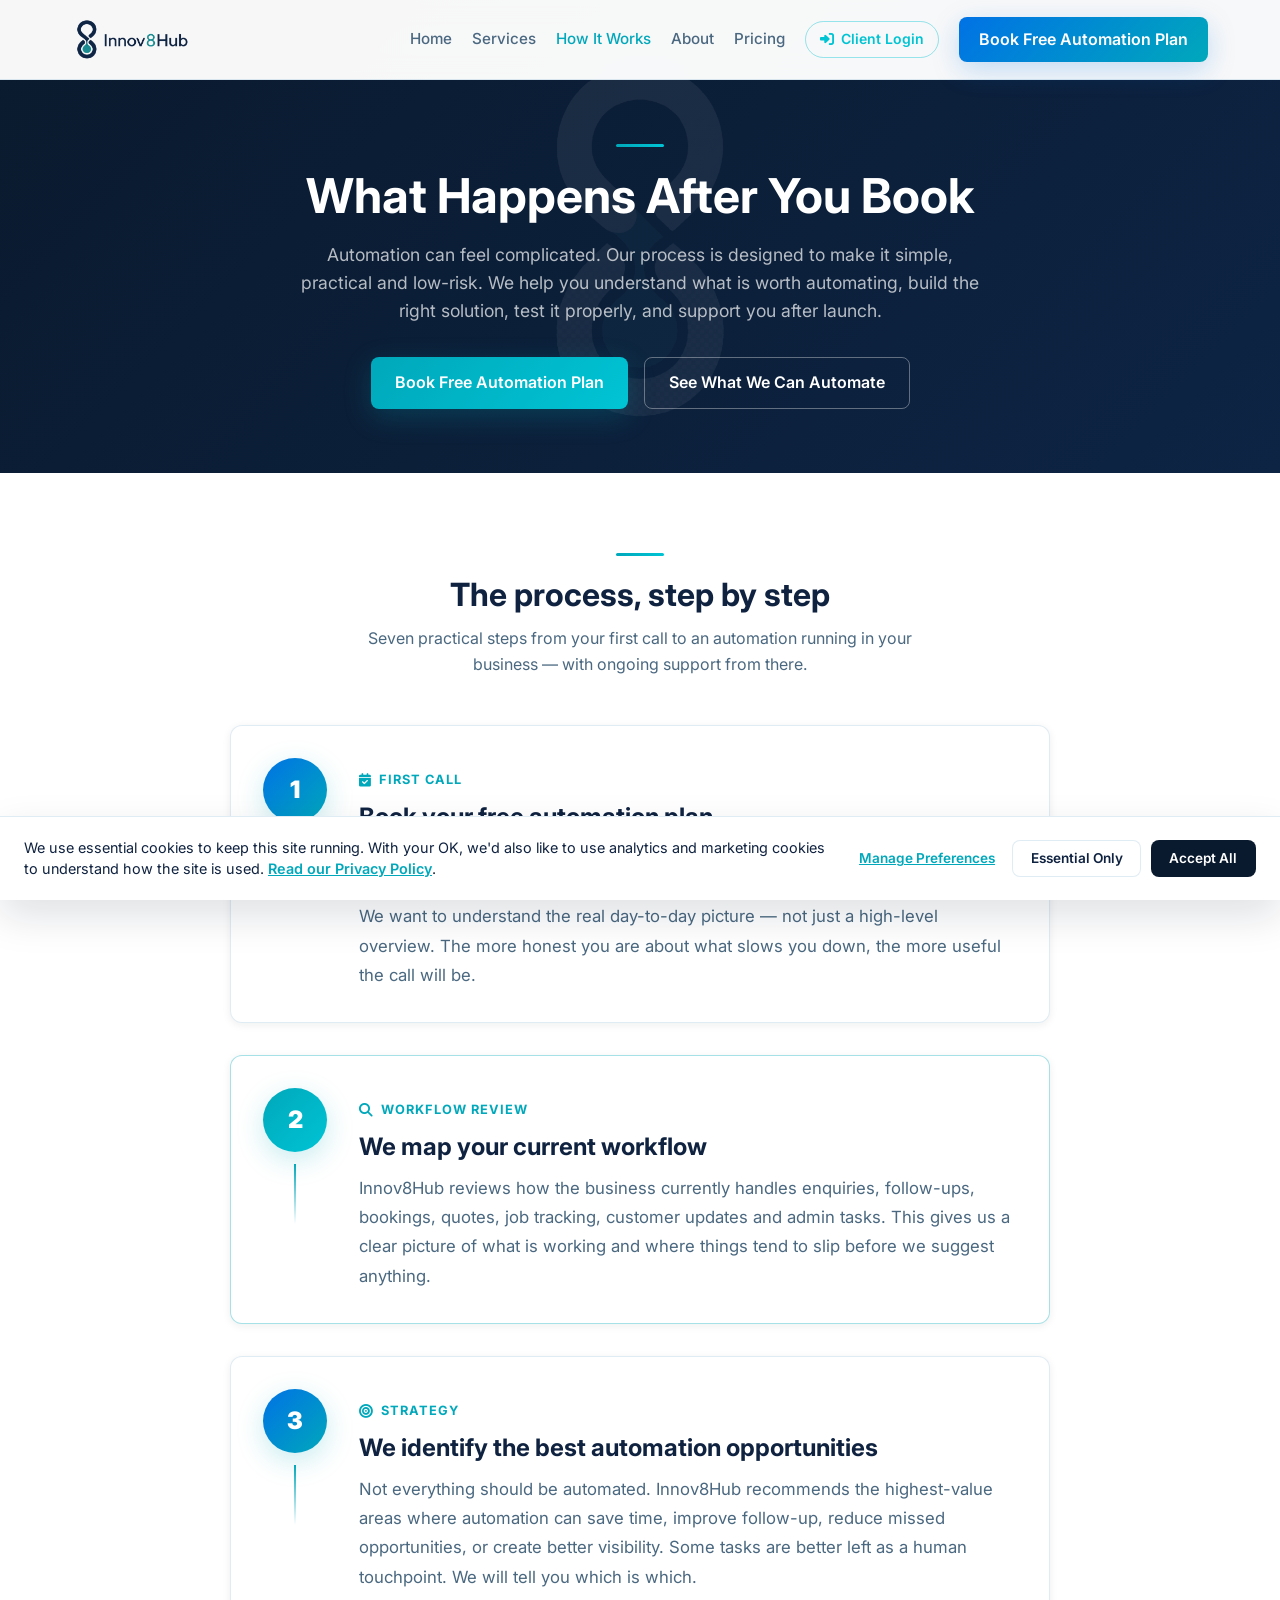
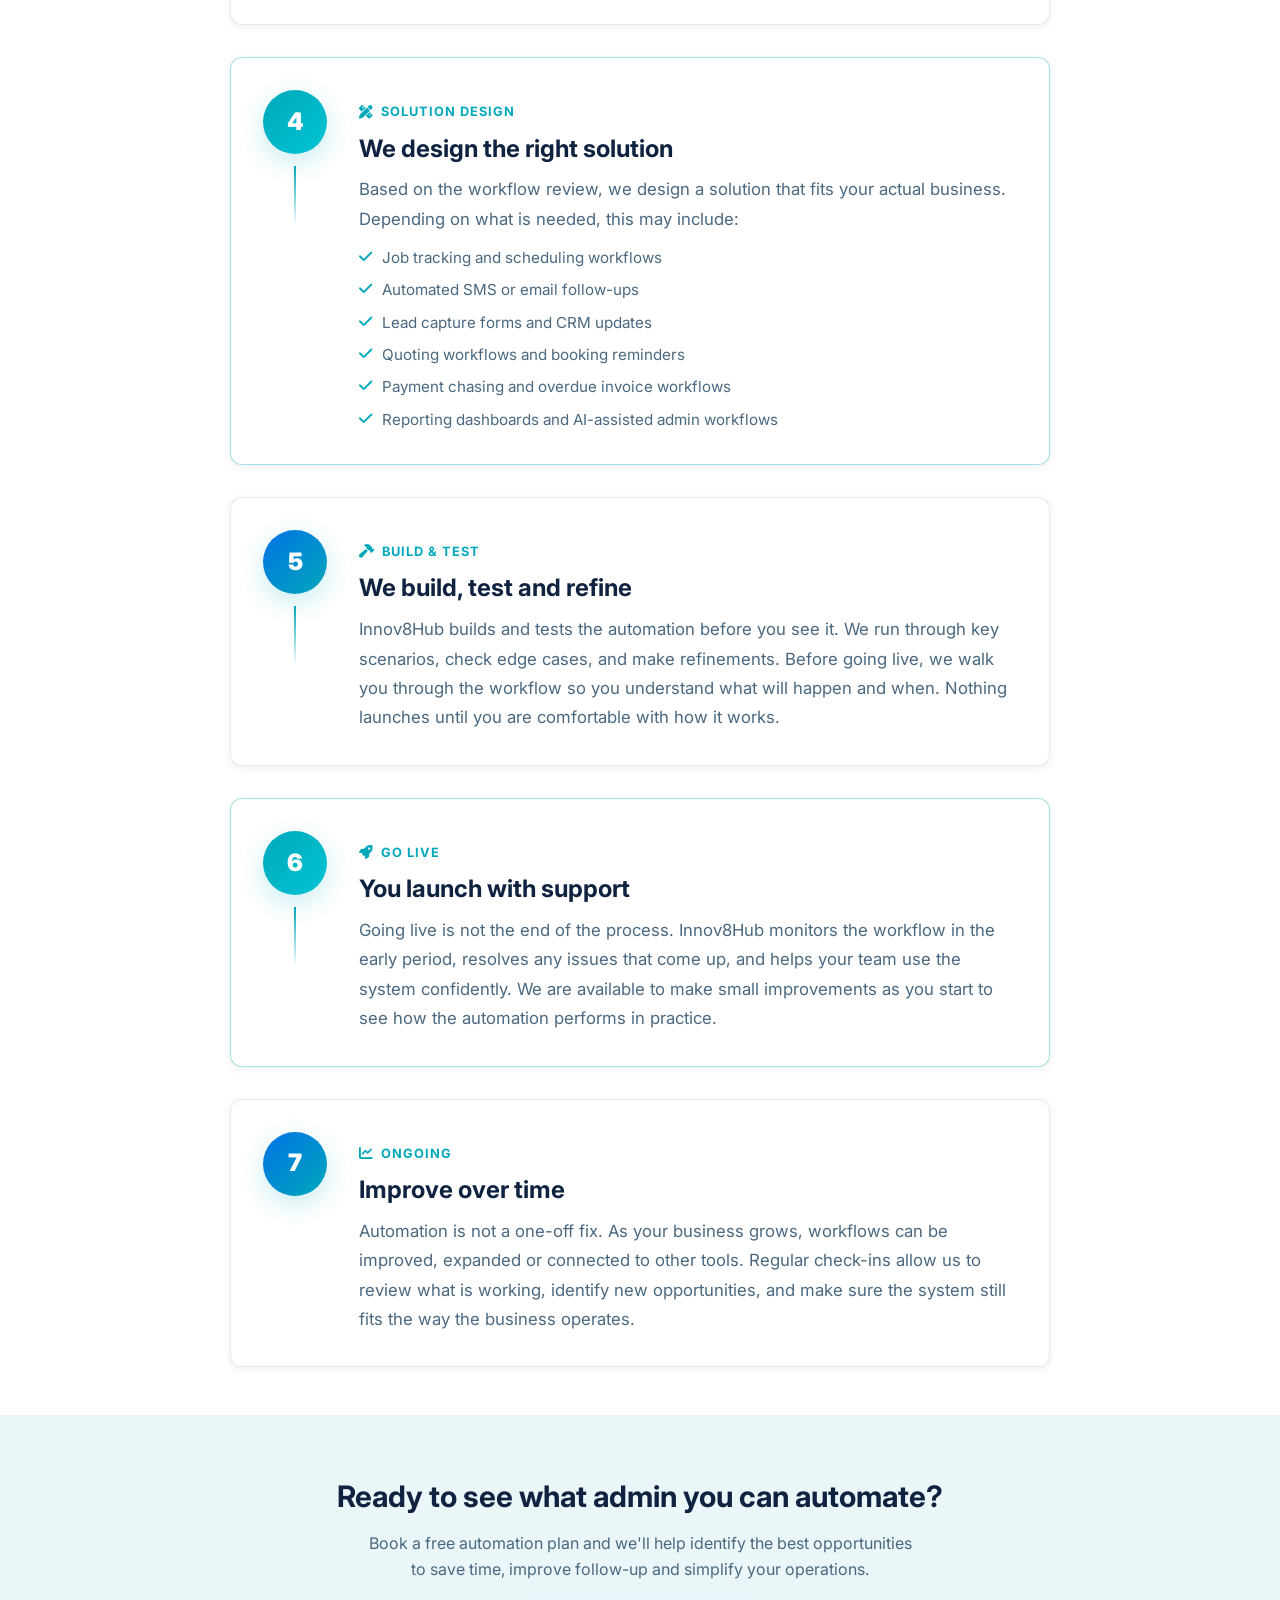
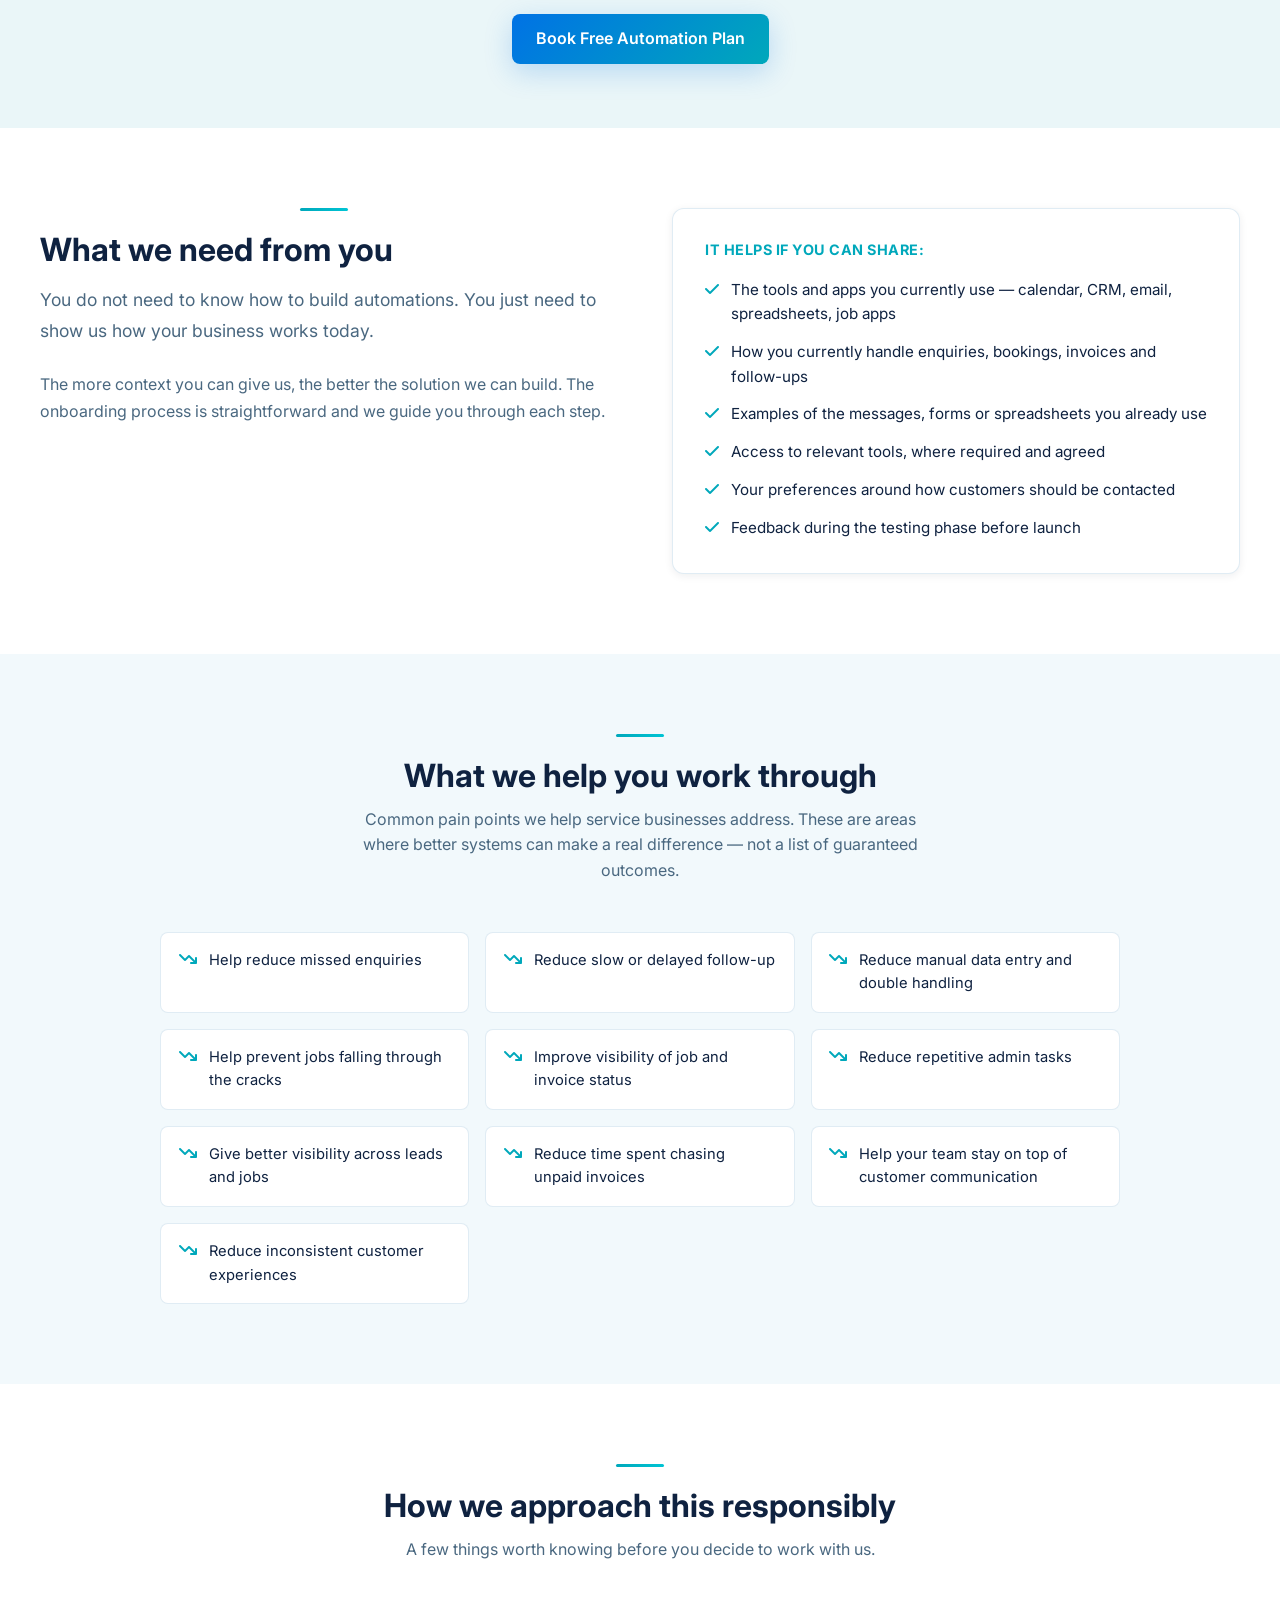
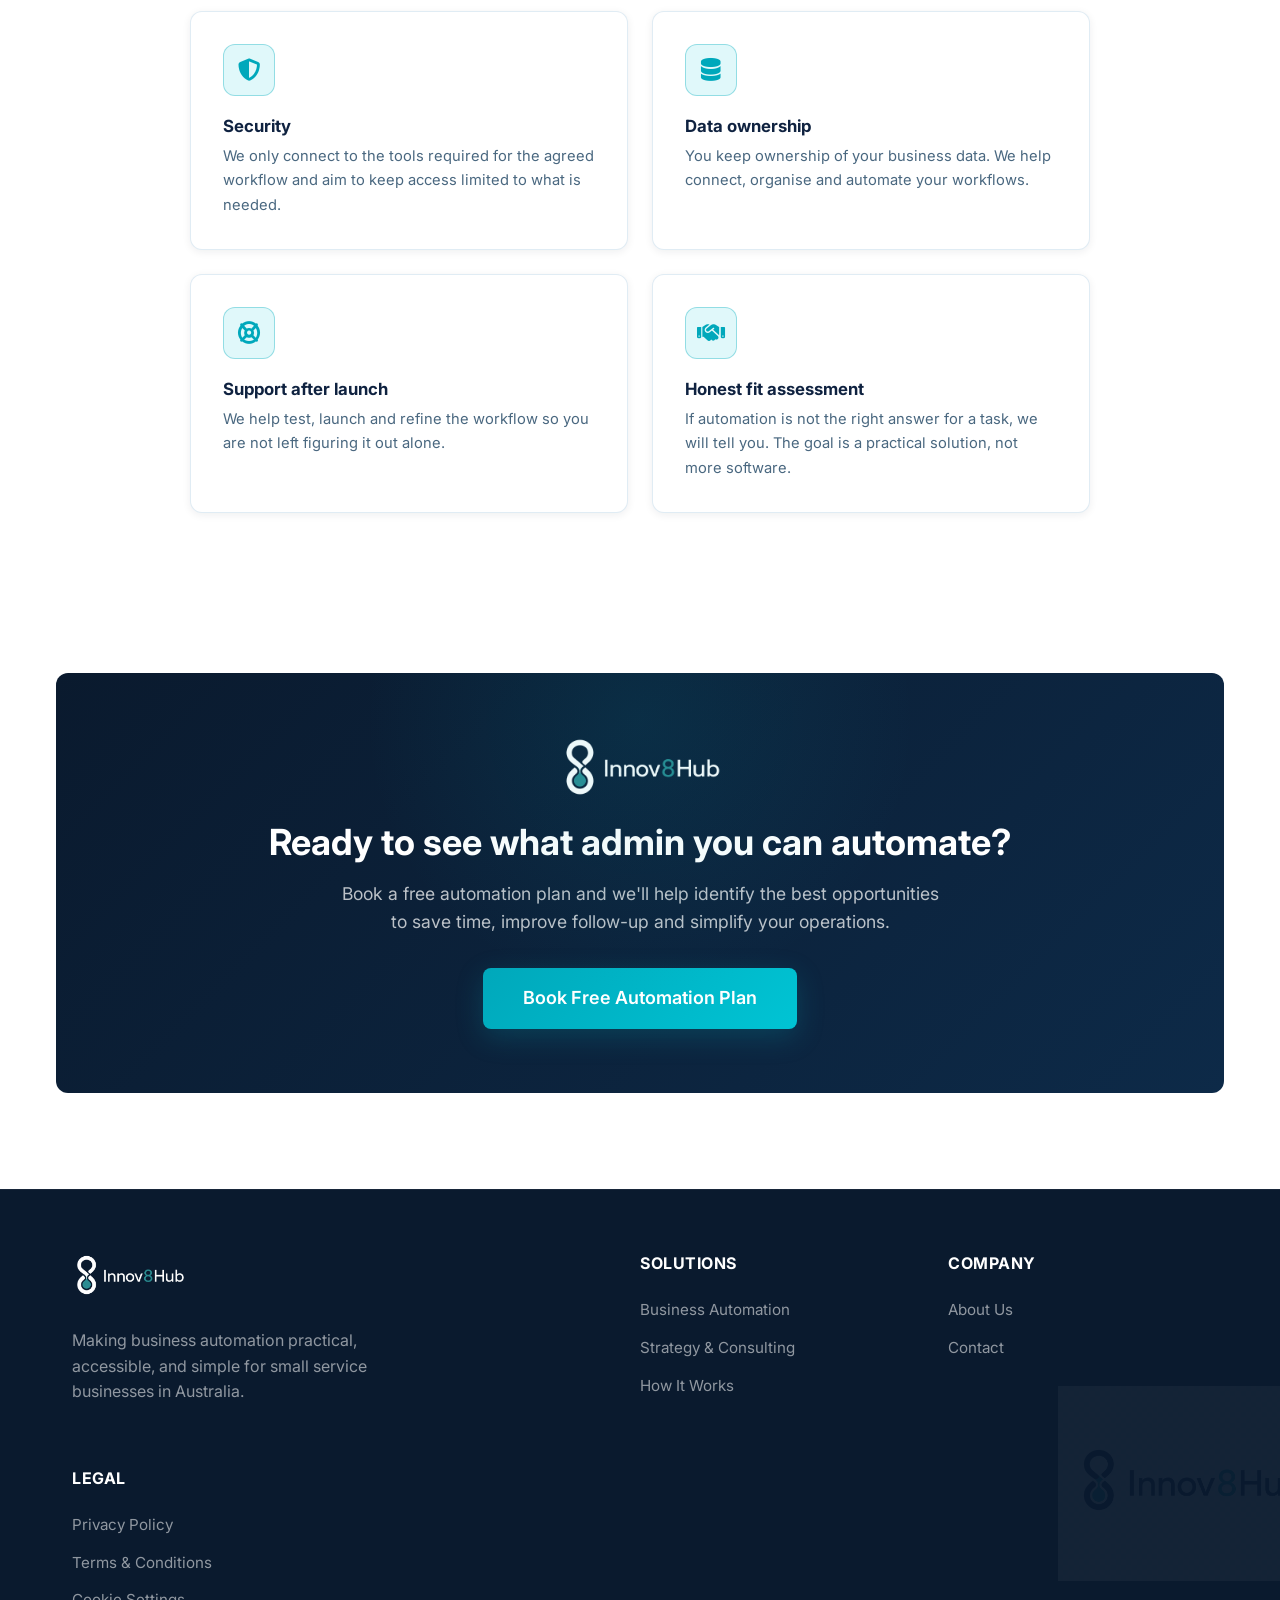
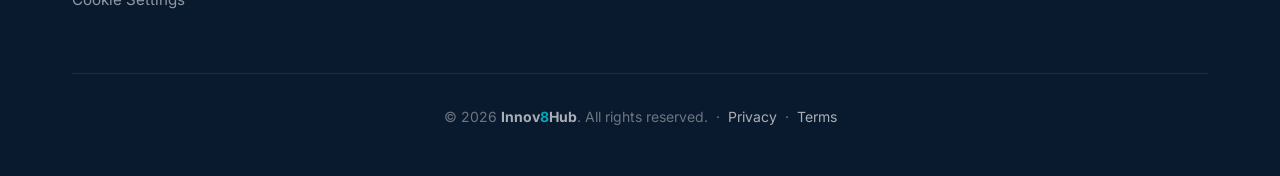
<file: website/how-it-works.html>
<!DOCTYPE html>
<html lang="en">
<head>
  <meta charset="UTF-8">
  <meta name="viewport" content="width=device-width, initial-scale=1.0">
  <title>How It Works | Innov8Hub — What Happens After You Book</title>
  <meta name="description" content="Our step-by-step process from your first free call to a live, supported automation. Practical, low-risk and built for small Australian service businesses.">
  <link rel="stylesheet" href="https://cdnjs.cloudflare.com/ajax/libs/font-awesome/6.4.0/css/all.min.css">
  <link rel="stylesheet" href="css/style.css">
  <link rel="icon" type="image/svg+xml" href="img/favicon.svg">
  <link rel="icon" type="image/png" href="img/favicon.png?v=2">
  <link rel="apple-touch-icon" href="img/apple-touch-icon.png">
  <meta property="og:type"        content="website">
  <meta property="og:title"       content="How It Works | Innov8Hub — What Happens After You Book">
  <meta property="og:description" content="See exactly how Innov8Hub works — from your first call to fully automated job tracking and invoice follow-up.">
  <meta property="og:url"         content="https://innov8hub.io/how-it-works.html">
  <meta property="og:image"       content="https://innov8hub.io/img/logo.png">
  <meta property="og:site_name"   content="Innov8Hub">
  <meta name="twitter:card"        content="summary_large_image">
  <meta name="twitter:title"       content="How It Works | Innov8Hub — What Happens After You Book">
  <meta name="twitter:description" content="See exactly how Innov8Hub works — from your first call to fully automated job tracking and invoice follow-up.">
  <script type="application/ld+json">
  {
    "@context": "https://schema.org",
    "@type": "Organization",
    "name": "Innov8Hub",
    "url": "https://innov8hub.io",
    "logo": "https://innov8hub.io/img/logo.png",
    "description": "Innov8Hub automates job tracking, invoicing, and admin for Australian service businesses.",
    "address": { "@type": "PostalAddress", "addressCountry": "AU" }
  }
  </script>
</head>
<body>

  <nav class="navbar">
    <div class="container nav-container">
      <a href="index.html" class="logo">
        <img src="img/logo.png" alt="Innov8Hub logo" class="logo-full" style="max-height: 44px; width: auto; object-fit: contain; flex-shrink: 0;">
      </a>
      <div class="nav-links">
        <a href="index.html" class="nav-link">Home</a>
        <a href="services.html" class="nav-link">Services</a>
        <a href="how-it-works.html" class="nav-link active">How It Works</a>
        <a href="about.html" class="nav-link">About</a>
        <a href="pricing.html" class="nav-link">Pricing</a>
        <a href="https://app.innov8hub.io" class="client-login-link"><i class="fa-solid fa-right-to-bracket"></i> Client Login</a>
        <a href="contact.html" class="btn btn-primary" style="padding: 0.6rem 1.25rem;">Book Free Automation Plan</a>
      </div>
      <button class="mobile-menu-btn"><i class="fa-solid fa-bars"></i></button>
    </div>
  </nav>

  <!-- Hero -->
  <header class="page-header">
    <img src="img/icon-inverted.png" alt="" class="watermark-logo" aria-hidden="true">
    <div class="container" style="position: relative; z-index: 1; text-align: center;">
      <div class="teal-divider" style="margin: 0 auto 1.25rem;"></div>
      <h1 style="font-size: 3rem; margin-bottom: 1rem;">What Happens After You Book</h1>
      <p style="font-size: 1.1rem; margin-bottom: 2rem; max-width: 680px; margin-left: auto; margin-right: auto;">Automation can feel complicated. Our process is designed to make it simple, practical and low-risk. We help you understand what is worth automating, build the right solution, test it properly, and support you after launch.</p>
      <div style="display: flex; gap: 1rem; flex-wrap: wrap; justify-content: center;">
        <a href="contact.html" class="btn btn-teal">Book Free Automation Plan</a>
        <a href="services.html" class="btn btn-outline" style="border-color: rgba(255,255,255,0.35); color: #FFFFFF;">See What We Can Automate</a>
      </div>
    </div>
  </header>

  <!-- 7-step Process -->
  <section class="container" style="padding-top: 5rem; padding-bottom: 3rem;">
    <div style="text-align: center; margin-bottom: 3rem;">
      <div class="teal-divider"></div>
      <h2 style="font-size: 2rem; margin-bottom: 0.75rem;">The process, step by step</h2>
      <p style="color: var(--text-light); max-width: 560px; margin: 0 auto;">Seven practical steps from your first call to an automation running in your business — with ongoing support from there.</p>
    </div>

    <div style="max-width: 820px; margin: 0 auto; display: flex; flex-direction: column; gap: 2rem;">

      <!-- Step 1 -->
      <div class="card card-step">
        <div style="flex-shrink: 0; display: flex; flex-direction: column; align-items: center; gap: 0.75rem;">
          <div class="step-badge">1</div>
          <div class="step-connector" style="width: 2px; height: 60px; background: linear-gradient(to bottom, var(--teal), transparent);"></div>
        </div>
        <div style="padding-top: 0.75rem;">
          <div style="display: flex; align-items: center; gap: 0.5rem; margin-bottom: 0.75rem;">
            <i class="fa-solid fa-calendar-check" style="color: var(--teal); font-size: 0.85rem;"></i>
            <span style="font-size: 0.8rem; color: var(--teal); font-weight: 700; text-transform: uppercase; letter-spacing: 1px;">First Call</span>
          </div>
          <h2 style="font-size: 1.5rem; margin-bottom: 0.75rem;">Book your free automation plan</h2>
          <p style="color: var(--text-light); font-size: 1.05rem; margin-bottom: 0; line-height: 1.75;">Your first call is a focused conversation about your business. We cover how you currently handle enquiries, bookings, follow-ups, job tracking, invoicing and admin. We want to understand the real day-to-day picture — not just a high-level overview. The more honest you are about what slows you down, the more useful the call will be.</p>
        </div>
      </div>

      <!-- Step 2 -->
      <div class="card card-step" style="border-color: var(--border-teal);">
        <div style="flex-shrink: 0; display: flex; flex-direction: column; align-items: center; gap: 0.75rem;">
          <div class="step-badge" style="background: linear-gradient(135deg, var(--teal), var(--accent));">2</div>
          <div class="step-connector" style="width: 2px; height: 60px; background: linear-gradient(to bottom, var(--teal), transparent);"></div>
        </div>
        <div style="padding-top: 0.75rem;">
          <div style="display: flex; align-items: center; gap: 0.5rem; margin-bottom: 0.75rem;">
            <i class="fa-solid fa-magnifying-glass" style="color: var(--teal); font-size: 0.85rem;"></i>
            <span style="font-size: 0.8rem; color: var(--teal); font-weight: 700; text-transform: uppercase; letter-spacing: 1px;">Workflow Review</span>
          </div>
          <h2 style="font-size: 1.5rem; margin-bottom: 0.75rem;">We map your current workflow</h2>
          <p style="color: var(--text-light); font-size: 1.05rem; margin-bottom: 0; line-height: 1.75;">Innov8Hub reviews how the business currently handles enquiries, follow-ups, bookings, quotes, job tracking, customer updates and admin tasks. This gives us a clear picture of what is working and where things tend to slip before we suggest anything.</p>
        </div>
      </div>

      <!-- Step 3 -->
      <div class="card card-step">
        <div style="flex-shrink: 0; display: flex; flex-direction: column; align-items: center; gap: 0.75rem;">
          <div class="step-badge">3</div>
          <div class="step-connector" style="width: 2px; height: 60px; background: linear-gradient(to bottom, var(--teal), transparent);"></div>
        </div>
        <div style="padding-top: 0.75rem;">
          <div style="display: flex; align-items: center; gap: 0.5rem; margin-bottom: 0.75rem;">
            <i class="fa-solid fa-bullseye" style="color: var(--teal); font-size: 0.85rem;"></i>
            <span style="font-size: 0.8rem; color: var(--teal); font-weight: 700; text-transform: uppercase; letter-spacing: 1px;">Strategy</span>
          </div>
          <h2 style="font-size: 1.5rem; margin-bottom: 0.75rem;">We identify the best automation opportunities</h2>
          <p style="color: var(--text-light); font-size: 1.05rem; margin-bottom: 0; line-height: 1.75;">Not everything should be automated. Innov8Hub recommends the highest-value areas where automation can save time, improve follow-up, reduce missed opportunities, or create better visibility. Some tasks are better left as a human touchpoint. We will tell you which is which.</p>
        </div>
      </div>

      <!-- Step 4 -->
      <div class="card card-step" style="border-color: var(--border-teal);">
        <div style="flex-shrink: 0; display: flex; flex-direction: column; align-items: center; gap: 0.75rem;">
          <div class="step-badge" style="background: linear-gradient(135deg, var(--teal), var(--accent));">4</div>
          <div class="step-connector" style="width: 2px; height: 60px; background: linear-gradient(to bottom, var(--teal), transparent);"></div>
        </div>
        <div style="padding-top: 0.75rem;">
          <div style="display: flex; align-items: center; gap: 0.5rem; margin-bottom: 0.75rem;">
            <i class="fa-solid fa-pen-ruler" style="color: var(--teal); font-size: 0.85rem;"></i>
            <span style="font-size: 0.8rem; color: var(--teal); font-weight: 700; text-transform: uppercase; letter-spacing: 1px;">Solution Design</span>
          </div>
          <h2 style="font-size: 1.5rem; margin-bottom: 0.75rem;">We design the right solution</h2>
          <p style="color: var(--text-light); font-size: 1.05rem; margin-bottom: 0.75rem; line-height: 1.75;">Based on the workflow review, we design a solution that fits your actual business. Depending on what is needed, this may include:</p>
          <ul style="list-style: none; padding: 0; margin: 0; display: flex; flex-direction: column; gap: 0.5rem;">
            <li style="display: flex; align-items: flex-start; gap: 0.65rem; color: var(--text-light); font-size: 0.95rem;"><i class="fa-solid fa-check" style="color: var(--teal); margin-top: 3px; flex-shrink: 0;"></i> Job tracking and scheduling workflows</li>
            <li style="display: flex; align-items: flex-start; gap: 0.65rem; color: var(--text-light); font-size: 0.95rem;"><i class="fa-solid fa-check" style="color: var(--teal); margin-top: 3px; flex-shrink: 0;"></i> Automated SMS or email follow-ups</li>
            <li style="display: flex; align-items: flex-start; gap: 0.65rem; color: var(--text-light); font-size: 0.95rem;"><i class="fa-solid fa-check" style="color: var(--teal); margin-top: 3px; flex-shrink: 0;"></i> Lead capture forms and CRM updates</li>
            <li style="display: flex; align-items: flex-start; gap: 0.65rem; color: var(--text-light); font-size: 0.95rem;"><i class="fa-solid fa-check" style="color: var(--teal); margin-top: 3px; flex-shrink: 0;"></i> Quoting workflows and booking reminders</li>
            <li style="display: flex; align-items: flex-start; gap: 0.65rem; color: var(--text-light); font-size: 0.95rem;"><i class="fa-solid fa-check" style="color: var(--teal); margin-top: 3px; flex-shrink: 0;"></i> Payment chasing and overdue invoice workflows</li>
            <li style="display: flex; align-items: flex-start; gap: 0.65rem; color: var(--text-light); font-size: 0.95rem;"><i class="fa-solid fa-check" style="color: var(--teal); margin-top: 3px; flex-shrink: 0;"></i> Reporting dashboards and AI-assisted admin workflows</li>
          </ul>
        </div>
      </div>

      <!-- Step 5 -->
      <div class="card card-step">
        <div style="flex-shrink: 0; display: flex; flex-direction: column; align-items: center; gap: 0.75rem;">
          <div class="step-badge">5</div>
          <div class="step-connector" style="width: 2px; height: 60px; background: linear-gradient(to bottom, var(--teal), transparent);"></div>
        </div>
        <div style="padding-top: 0.75rem;">
          <div style="display: flex; align-items: center; gap: 0.5rem; margin-bottom: 0.75rem;">
            <i class="fa-solid fa-hammer" style="color: var(--teal); font-size: 0.85rem;"></i>
            <span style="font-size: 0.8rem; color: var(--teal); font-weight: 700; text-transform: uppercase; letter-spacing: 1px;">Build &amp; Test</span>
          </div>
          <h2 style="font-size: 1.5rem; margin-bottom: 0.75rem;">We build, test and refine</h2>
          <p style="color: var(--text-light); font-size: 1.05rem; margin-bottom: 0; line-height: 1.75;">Innov8Hub builds and tests the automation before you see it. We run through key scenarios, check edge cases, and make refinements. Before going live, we walk you through the workflow so you understand what will happen and when. Nothing launches until you are comfortable with how it works.</p>
        </div>
      </div>

      <!-- Step 6 -->
      <div class="card card-step" style="border-color: var(--border-teal);">
        <div style="flex-shrink: 0; display: flex; flex-direction: column; align-items: center; gap: 0.75rem;">
          <div class="step-badge" style="background: linear-gradient(135deg, var(--teal), var(--accent));">6</div>
          <div class="step-connector" style="width: 2px; height: 60px; background: linear-gradient(to bottom, var(--teal), transparent);"></div>
        </div>
        <div style="padding-top: 0.75rem;">
          <div style="display: flex; align-items: center; gap: 0.5rem; margin-bottom: 0.75rem;">
            <i class="fa-solid fa-rocket" style="color: var(--teal); font-size: 0.85rem;"></i>
            <span style="font-size: 0.8rem; color: var(--teal); font-weight: 700; text-transform: uppercase; letter-spacing: 1px;">Go Live</span>
          </div>
          <h2 style="font-size: 1.5rem; margin-bottom: 0.75rem;">You launch with support</h2>
          <p style="color: var(--text-light); font-size: 1.05rem; margin-bottom: 0; line-height: 1.75;">Going live is not the end of the process. Innov8Hub monitors the workflow in the early period, resolves any issues that come up, and helps your team use the system confidently. We are available to make small improvements as you start to see how the automation performs in practice.</p>
        </div>
      </div>

      <!-- Step 7 -->
      <div class="card card-step">
        <div style="flex-shrink: 0;">
          <div class="step-badge">7</div>
        </div>
        <div style="padding-top: 0.75rem;">
          <div style="display: flex; align-items: center; gap: 0.5rem; margin-bottom: 0.75rem;">
            <i class="fa-solid fa-chart-line" style="color: var(--teal); font-size: 0.85rem;"></i>
            <span style="font-size: 0.8rem; color: var(--teal); font-weight: 700; text-transform: uppercase; letter-spacing: 1px;">Ongoing</span>
          </div>
          <h2 style="font-size: 1.5rem; margin-bottom: 0.75rem;">Improve over time</h2>
          <p style="color: var(--text-light); font-size: 1.05rem; margin-bottom: 0; line-height: 1.75;">Automation is not a one-off fix. As your business grows, workflows can be improved, expanded or connected to other tools. Regular check-ins allow us to review what is working, identify new opportunities, and make sure the system still fits the way the business operates.</p>
        </div>
      </div>

    </div>
  </section>

  <!-- Mid CTA -->
  <section class="bg-teal" style="padding: 4rem 0;">
    <div class="container text-center">
      <h2 style="font-size: 1.85rem; margin-bottom: 1rem;">Ready to see what admin you can automate?</h2>
      <p style="color: var(--text-light); max-width: 560px; margin: 0 auto 2rem; font-size: 1rem;">Book a free automation plan and we'll help identify the best opportunities to save time, improve follow-up and simplify your operations.</p>
      <a href="contact.html" class="btn btn-primary">Book Free Automation Plan</a>
    </div>
  </section>

  <!-- What we need from you -->
  <section class="container" style="padding: 5rem 0;">
    <div class="grid grid-2" style="align-items: flex-start; gap: 4rem;">
      <div>
        <div class="teal-divider"></div>
        <h2 style="font-size: 2rem; margin-bottom: 1rem;">What we need from you</h2>
        <p style="font-size: 1.1rem; color: var(--text-light); line-height: 1.75; margin-bottom: 1.5rem;">You do not need to know how to build automations. You just need to show us how your business works today.</p>
        <p style="color: var(--text-light); line-height: 1.7;">The more context you can give us, the better the solution we can build. The onboarding process is straightforward and we guide you through each step.</p>
      </div>
      <div class="card" style="align-items: flex-start; text-align: left;">
        <h4 style="font-size: 0.9rem; font-weight: 700; text-transform: uppercase; letter-spacing: 0.5px; color: var(--teal); margin-bottom: 1.25rem;">It helps if you can share:</h4>
        <ul style="list-style: none; padding: 0; margin: 0; display: flex; flex-direction: column; gap: 0.85rem;">
          <li style="display: flex; align-items: flex-start; gap: 0.75rem;">
            <i class="fa-solid fa-check" style="color: var(--teal); margin-top: 3px; flex-shrink: 0;"></i>
            <span style="color: var(--text-main); font-size: 0.95rem;">The tools and apps you currently use — calendar, CRM, email, spreadsheets, job apps</span>
          </li>
          <li style="display: flex; align-items: flex-start; gap: 0.75rem;">
            <i class="fa-solid fa-check" style="color: var(--teal); margin-top: 3px; flex-shrink: 0;"></i>
            <span style="color: var(--text-main); font-size: 0.95rem;">How you currently handle enquiries, bookings, invoices and follow-ups</span>
          </li>
          <li style="display: flex; align-items: flex-start; gap: 0.75rem;">
            <i class="fa-solid fa-check" style="color: var(--teal); margin-top: 3px; flex-shrink: 0;"></i>
            <span style="color: var(--text-main); font-size: 0.95rem;">Examples of the messages, forms or spreadsheets you already use</span>
          </li>
          <li style="display: flex; align-items: flex-start; gap: 0.75rem;">
            <i class="fa-solid fa-check" style="color: var(--teal); margin-top: 3px; flex-shrink: 0;"></i>
            <span style="color: var(--text-main); font-size: 0.95rem;">Access to relevant tools, where required and agreed</span>
          </li>
          <li style="display: flex; align-items: flex-start; gap: 0.75rem;">
            <i class="fa-solid fa-check" style="color: var(--teal); margin-top: 3px; flex-shrink: 0;"></i>
            <span style="color: var(--text-main); font-size: 0.95rem;">Your preferences around how customers should be contacted</span>
          </li>
          <li style="display: flex; align-items: flex-start; gap: 0.75rem;">
            <i class="fa-solid fa-check" style="color: var(--teal); margin-top: 3px; flex-shrink: 0;"></i>
            <span style="color: var(--text-main); font-size: 0.95rem;">Feedback during the testing phase before launch</span>
          </li>
        </ul>
      </div>
    </div>
  </section>

  <!-- What we help you avoid -->
  <section class="bg-alt" style="padding: 5rem 0;">
    <div class="container">
      <div class="text-center" style="margin-bottom: 3rem;">
        <div class="teal-divider"></div>
        <h2 style="font-size: 2rem; margin-bottom: 0.75rem;">What we help you work through</h2>
        <p style="color: var(--text-light); max-width: 580px; margin: 0 auto;">Common pain points we help service businesses address. These are areas where better systems can make a real difference — not a list of guaranteed outcomes.</p>
      </div>
      <div style="display: grid; grid-template-columns: repeat(auto-fit, minmax(230px, 1fr)); gap: 1rem; max-width: 960px; margin: 0 auto;">
        <div style="display: flex; align-items: flex-start; gap: 0.75rem; padding: 1rem 1.1rem; background: #FFFFFF; border-radius: 8px; border: 1px solid var(--border);">
          <i class="fa-solid fa-arrow-trend-down" style="color: var(--teal); margin-top: 2px; flex-shrink: 0;"></i>
          <p style="margin: 0; font-size: 0.92rem; color: var(--text-main);">Help reduce missed enquiries</p>
        </div>
        <div style="display: flex; align-items: flex-start; gap: 0.75rem; padding: 1rem 1.1rem; background: #FFFFFF; border-radius: 8px; border: 1px solid var(--border);">
          <i class="fa-solid fa-arrow-trend-down" style="color: var(--teal); margin-top: 2px; flex-shrink: 0;"></i>
          <p style="margin: 0; font-size: 0.92rem; color: var(--text-main);">Reduce slow or delayed follow-up</p>
        </div>
        <div style="display: flex; align-items: flex-start; gap: 0.75rem; padding: 1rem 1.1rem; background: #FFFFFF; border-radius: 8px; border: 1px solid var(--border);">
          <i class="fa-solid fa-arrow-trend-down" style="color: var(--teal); margin-top: 2px; flex-shrink: 0;"></i>
          <p style="margin: 0; font-size: 0.92rem; color: var(--text-main);">Reduce manual data entry and double handling</p>
        </div>
        <div style="display: flex; align-items: flex-start; gap: 0.75rem; padding: 1rem 1.1rem; background: #FFFFFF; border-radius: 8px; border: 1px solid var(--border);">
          <i class="fa-solid fa-arrow-trend-down" style="color: var(--teal); margin-top: 2px; flex-shrink: 0;"></i>
          <p style="margin: 0; font-size: 0.92rem; color: var(--text-main);">Help prevent jobs falling through the cracks</p>
        </div>
        <div style="display: flex; align-items: flex-start; gap: 0.75rem; padding: 1rem 1.1rem; background: #FFFFFF; border-radius: 8px; border: 1px solid var(--border);">
          <i class="fa-solid fa-arrow-trend-down" style="color: var(--teal); margin-top: 2px; flex-shrink: 0;"></i>
          <p style="margin: 0; font-size: 0.92rem; color: var(--text-main);">Improve visibility of job and invoice status</p>
        </div>
        <div style="display: flex; align-items: flex-start; gap: 0.75rem; padding: 1rem 1.1rem; background: #FFFFFF; border-radius: 8px; border: 1px solid var(--border);">
          <i class="fa-solid fa-arrow-trend-down" style="color: var(--teal); margin-top: 2px; flex-shrink: 0;"></i>
          <p style="margin: 0; font-size: 0.92rem; color: var(--text-main);">Reduce repetitive admin tasks</p>
        </div>
        <div style="display: flex; align-items: flex-start; gap: 0.75rem; padding: 1rem 1.1rem; background: #FFFFFF; border-radius: 8px; border: 1px solid var(--border);">
          <i class="fa-solid fa-arrow-trend-down" style="color: var(--teal); margin-top: 2px; flex-shrink: 0;"></i>
          <p style="margin: 0; font-size: 0.92rem; color: var(--text-main);">Give better visibility across leads and jobs</p>
        </div>
        <div style="display: flex; align-items: flex-start; gap: 0.75rem; padding: 1rem 1.1rem; background: #FFFFFF; border-radius: 8px; border: 1px solid var(--border);">
          <i class="fa-solid fa-arrow-trend-down" style="color: var(--teal); margin-top: 2px; flex-shrink: 0;"></i>
          <p style="margin: 0; font-size: 0.92rem; color: var(--text-main);">Reduce time spent chasing unpaid invoices</p>
        </div>
        <div style="display: flex; align-items: flex-start; gap: 0.75rem; padding: 1rem 1.1rem; background: #FFFFFF; border-radius: 8px; border: 1px solid var(--border);">
          <i class="fa-solid fa-arrow-trend-down" style="color: var(--teal); margin-top: 2px; flex-shrink: 0;"></i>
          <p style="margin: 0; font-size: 0.92rem; color: var(--text-main);">Help your team stay on top of customer communication</p>
        </div>
        <div style="display: flex; align-items: flex-start; gap: 0.75rem; padding: 1rem 1.1rem; background: #FFFFFF; border-radius: 8px; border: 1px solid var(--border);">
          <i class="fa-solid fa-arrow-trend-down" style="color: var(--teal); margin-top: 2px; flex-shrink: 0;"></i>
          <p style="margin: 0; font-size: 0.92rem; color: var(--text-main);">Reduce inconsistent customer experiences</p>
        </div>
      </div>
    </div>
  </section>

  <!-- Trust & Reassurance -->
  <section class="container" style="padding: 5rem 0;">
    <div class="text-center" style="margin-bottom: 3rem;">
      <div class="teal-divider"></div>
      <h2 style="font-size: 2rem; margin-bottom: 0.75rem;">How we approach this responsibly</h2>
      <p style="color: var(--text-light); max-width: 560px; margin: 0 auto;">A few things worth knowing before you decide to work with us.</p>
    </div>
    <div class="grid grid-2" style="gap: 1.5rem; max-width: 900px; margin: 0 auto;">
      <div class="card" style="align-items: flex-start; text-align: left;">
        <div class="card-icon" style="margin: 0 0 1.25rem; background: var(--accent-light); color: var(--teal); border-color: var(--border-teal);"><i class="fa-solid fa-shield-halved"></i></div>
        <h3 style="font-size: 1.05rem; margin-bottom: 0.5rem;">Security</h3>
        <p style="color: var(--text-light); font-size: 0.92rem; margin: 0; line-height: 1.65;">We only connect to the tools required for the agreed workflow and aim to keep access limited to what is needed.</p>
      </div>
      <div class="card" style="align-items: flex-start; text-align: left;">
        <div class="card-icon" style="margin: 0 0 1.25rem; background: var(--accent-light); color: var(--teal); border-color: var(--border-teal);"><i class="fa-solid fa-database"></i></div>
        <h3 style="font-size: 1.05rem; margin-bottom: 0.5rem;">Data ownership</h3>
        <p style="color: var(--text-light); font-size: 0.92rem; margin: 0; line-height: 1.65;">You keep ownership of your business data. We help connect, organise and automate your workflows.</p>
      </div>
      <div class="card" style="align-items: flex-start; text-align: left;">
        <div class="card-icon" style="margin: 0 0 1.25rem; background: var(--accent-light); color: var(--teal); border-color: var(--border-teal);"><i class="fa-solid fa-life-ring"></i></div>
        <h3 style="font-size: 1.05rem; margin-bottom: 0.5rem;">Support after launch</h3>
        <p style="color: var(--text-light); font-size: 0.92rem; margin: 0; line-height: 1.65;">We help test, launch and refine the workflow so you are not left figuring it out alone.</p>
      </div>
      <div class="card" style="align-items: flex-start; text-align: left;">
        <div class="card-icon" style="margin: 0 0 1.25rem; background: var(--accent-light); color: var(--teal); border-color: var(--border-teal);"><i class="fa-solid fa-handshake"></i></div>
        <h3 style="font-size: 1.05rem; margin-bottom: 0.5rem;">Honest fit assessment</h3>
        <p style="color: var(--text-light); font-size: 0.92rem; margin: 0; line-height: 1.65;">If automation is not the right answer for a task, we will tell you. The goal is a practical solution, not more software.</p>
      </div>
    </div>
  </section>

  <!-- Final CTA -->
  <section class="container text-center" style="padding: 5rem 1rem 6rem;">
    <div class="cta-section">
      <div class="cta-logo-mark">
        <img src="img/logo-inverted.png" alt="Innov8Hub logo" style="max-height: 60px; width: auto; object-fit: contain;">
      </div>
      <h2>Ready to see what admin you can automate?</h2>
      <p style="max-width: 600px; margin: 0 auto 2rem; font-size: 1.1rem;">Book a free automation plan and we'll help identify the best opportunities to save time, improve follow-up and simplify your operations.</p>
      <a href="contact.html" class="btn btn-teal" style="font-size: 1.125rem; padding: 1rem 2.5rem;">Book Free Automation Plan</a>
    </div>
  </section>

  <footer class="footer">
    <div class="container">
      <div class="footer-top">
        <div>
          <a href="index.html" class="logo" style="font-size: 1.75rem; margin-bottom: 1rem; display: inline-flex;">
            <img src="img/logo-inverted.png" alt="Innov8Hub logo" class="logo-full" style="max-height: 42px; width: auto; object-fit: contain; flex-shrink: 0;">
          </a>
          <p class="footer-desc">Making business automation practical, accessible, and simple for small service businesses in Australia.</p>
        </div>
        <div>
          <h4>Solutions</h4>
          <ul class="footer-links">
            <li><a href="services.html">Business Automation</a></li>
            <li><a href="services.html">Strategy &amp; Consulting</a></li>
            <li><a href="how-it-works.html">How It Works</a></li>
          </ul>
        </div>
        <div>
          <h4>Company</h4>
          <ul class="footer-links">
            <li><a href="about.html">About Us</a></li>
            <li><a href="contact.html">Contact</a></li>
          </ul>
        </div>
        <div>
          <h4>Legal</h4>
          <ul class="footer-links">
            <li><a href="privacy.html">Privacy Policy</a></li>
            <li><a href="terms.html">Terms &amp; Conditions</a></li>
            <li><a href="#" data-cookie-settings>Cookie Settings</a></li>
          </ul>
        </div>
      </div>
      <div class="footer-bottom">
        <p>&copy; 2026 <span class="brand-name" style="color: rgba(255,255,255,0.65);">Innov<span class="brand-8">8</span>Hub</span>. All rights reserved. &nbsp;·&nbsp; <a href="privacy.html" style="color: rgba(255,255,255,0.65);">Privacy</a> &nbsp;·&nbsp; <a href="terms.html" style="color: rgba(255,255,255,0.65);">Terms</a></p>
      </div>
    </div>
  </footer>

  <script src="js/main.js"></script>
  <script src="js/cookie-consent.js" defer></script>
</body>
</html>
</file>
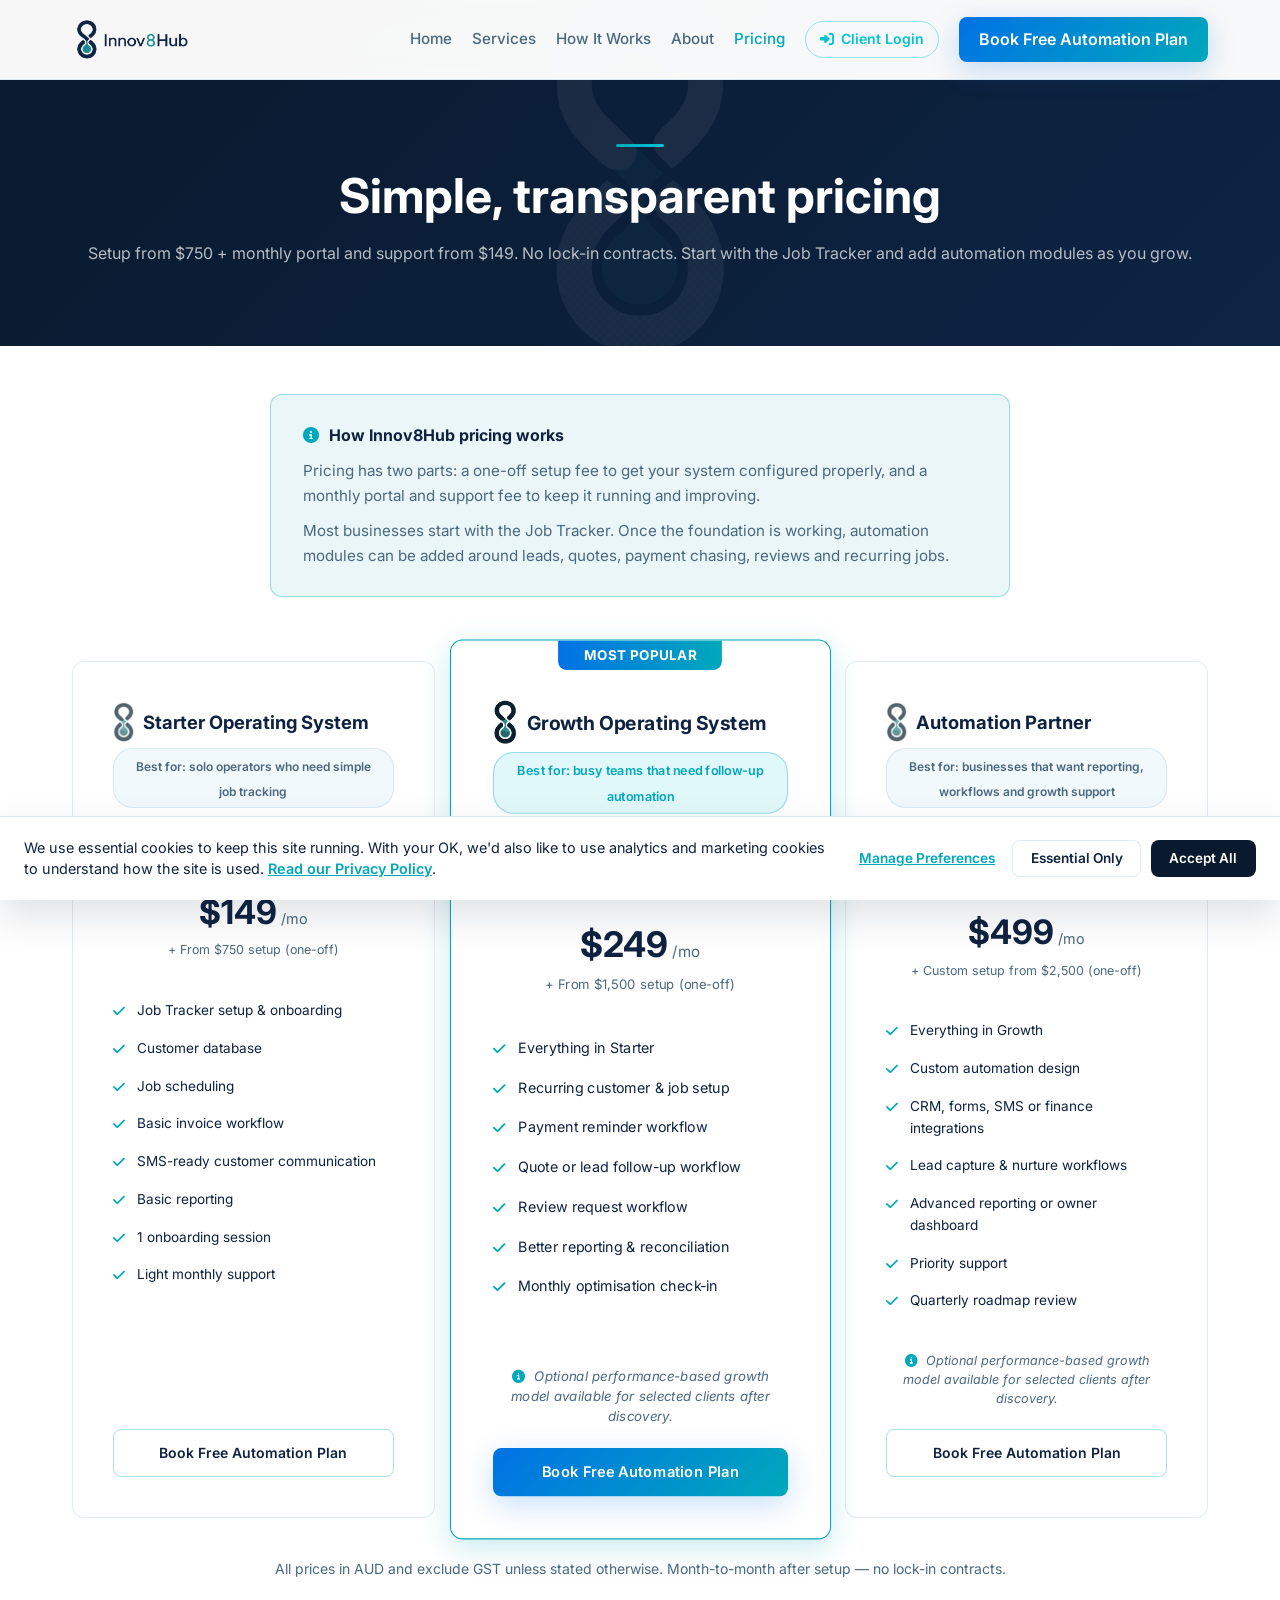
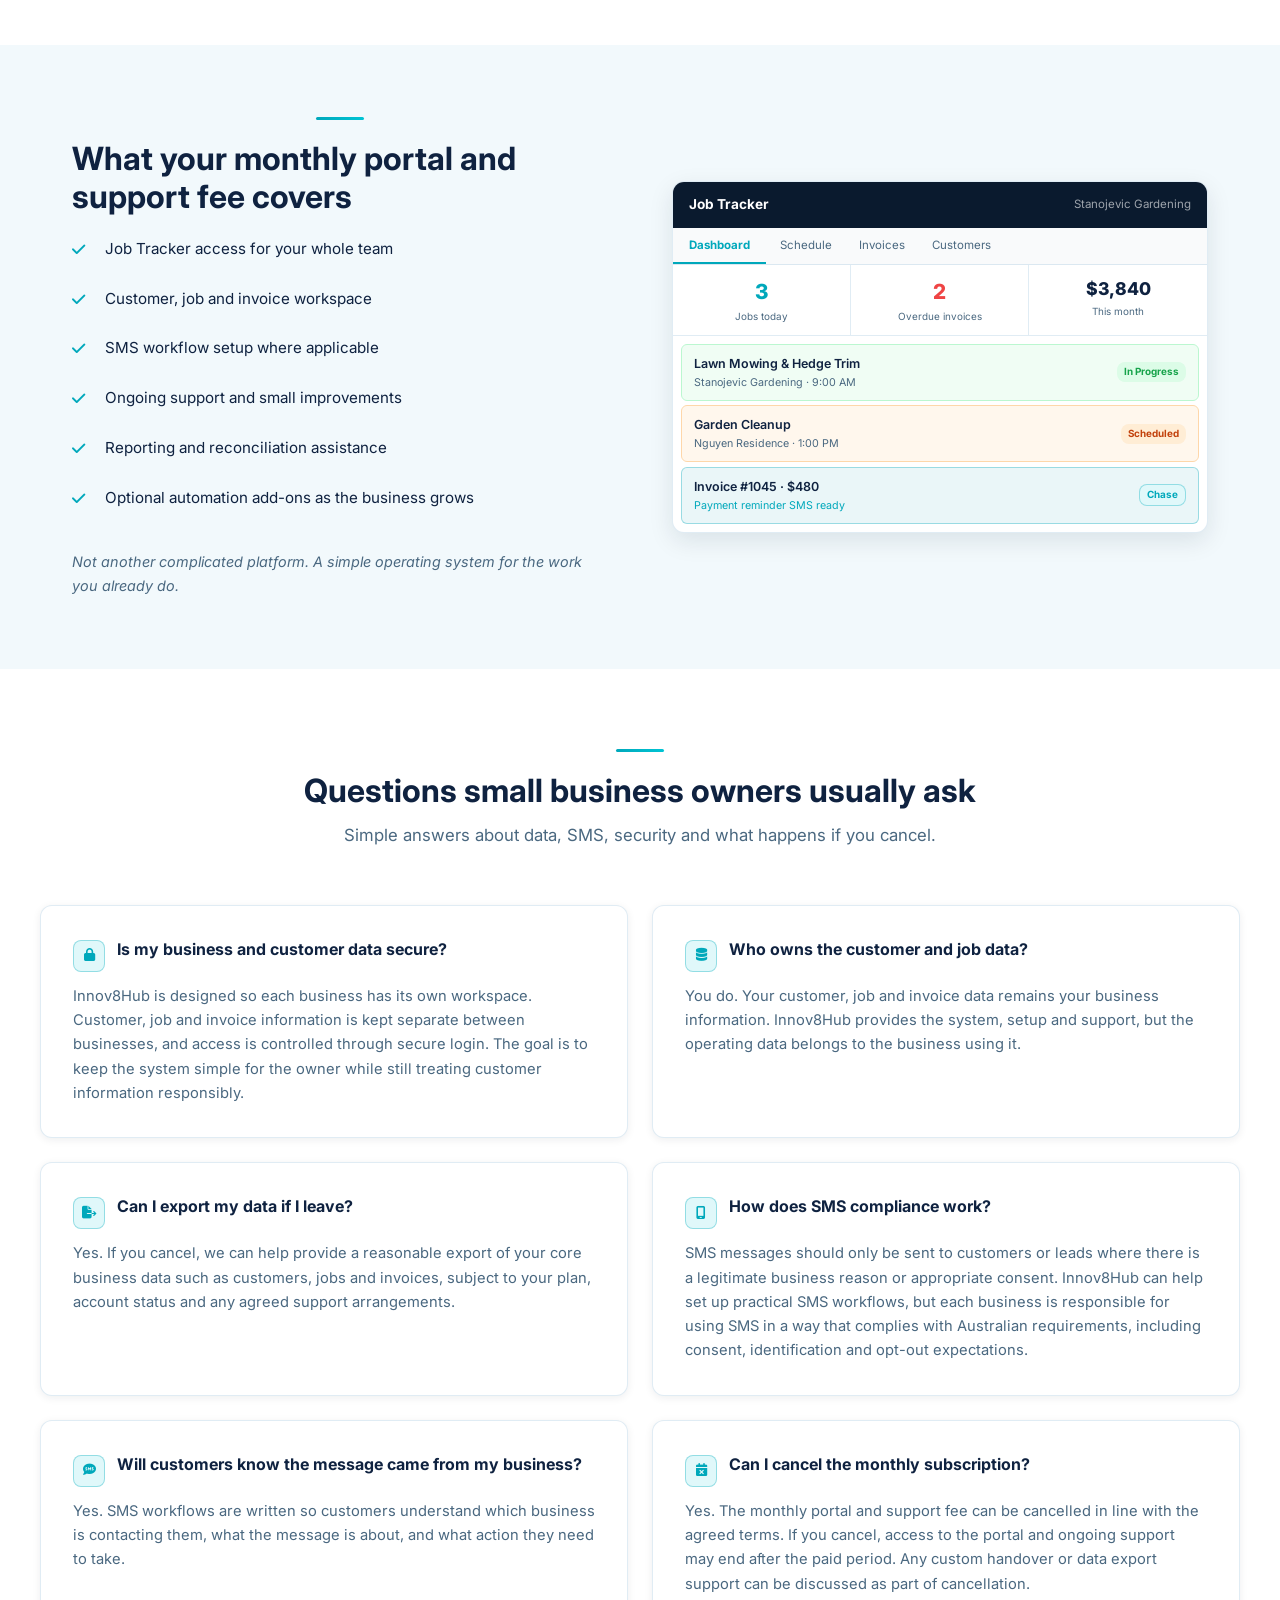
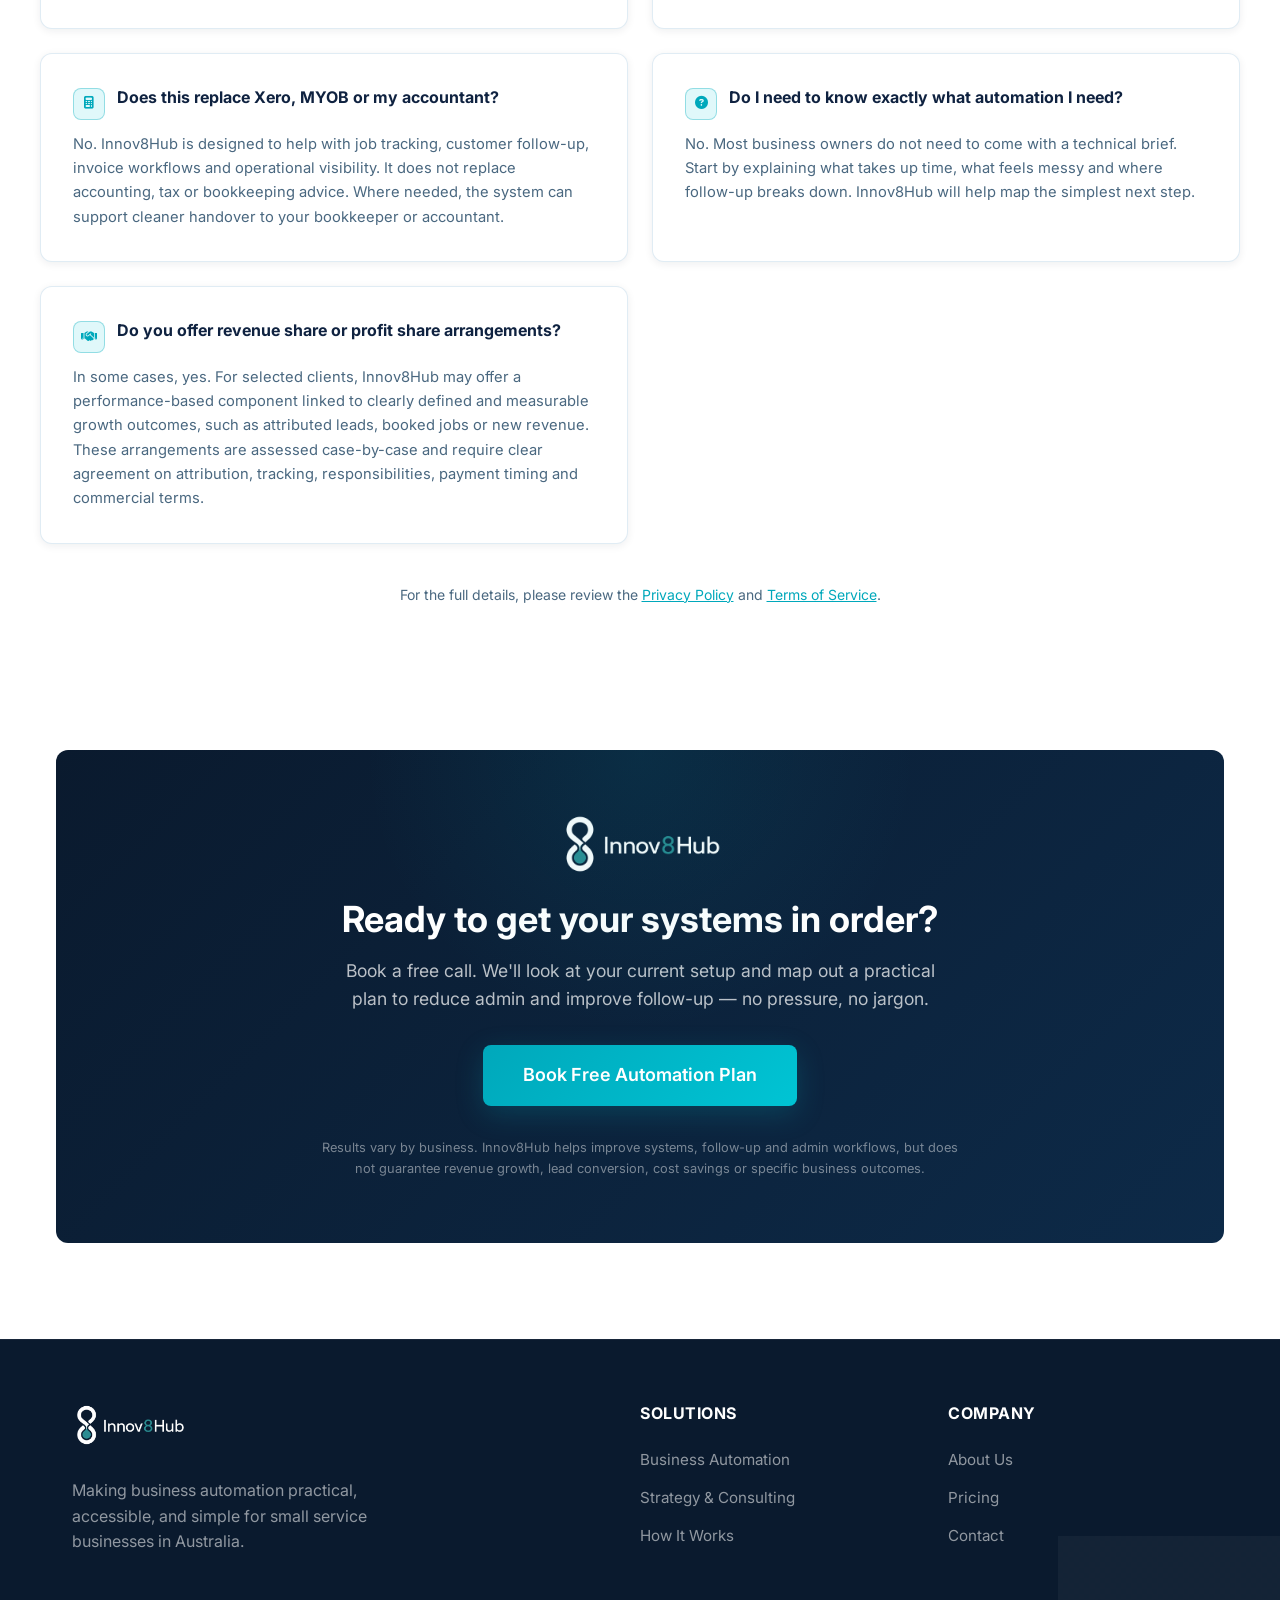
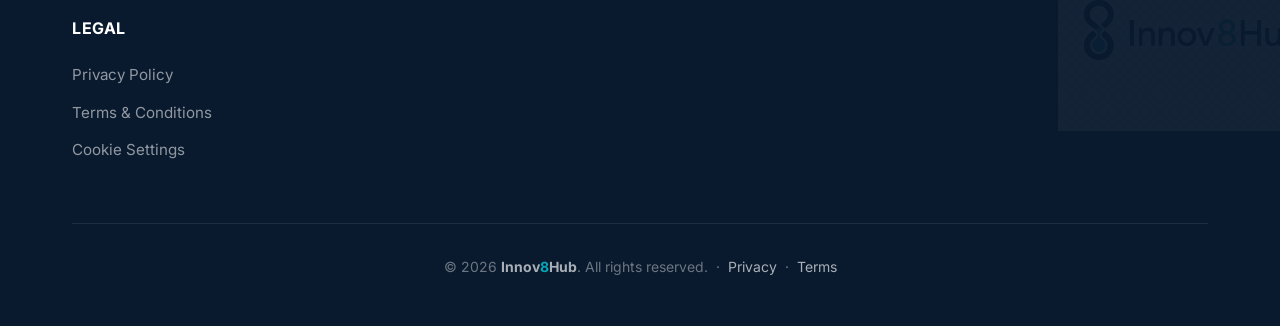
<file: website/pricing.html>
<!DOCTYPE html>
<html lang="en">
<head>
  <meta charset="UTF-8">
  <meta name="viewport" content="width=device-width, initial-scale=1.0">
  <title>Pricing | Innov8Hub</title>
  <meta name="description" content="Simple, transparent pricing for small service businesses. One-off setup fee plus monthly portal and support — no lock-in contracts.">
  <link rel="stylesheet" href="https://cdnjs.cloudflare.com/ajax/libs/font-awesome/6.4.0/css/all.min.css">
  <link rel="stylesheet" href="css/style.css">
  <link rel="icon" type="image/svg+xml" href="img/favicon.svg">
  <link rel="icon" type="image/png" href="img/favicon.png?v=2">
  <link rel="apple-touch-icon" href="img/apple-touch-icon.png">
  <meta property="og:type"        content="website">
  <meta property="og:title"       content="Pricing | Innov8Hub — Transparent Automation Plans">
  <meta property="og:description" content="Simple, transparent pricing for Innov8Hub automation plans. No lock-in contracts. Built for small service businesses.">
  <meta property="og:url"         content="https://innov8hub.io/pricing.html">
  <meta property="og:image"       content="https://innov8hub.io/img/logo.png">
  <meta property="og:site_name"   content="Innov8Hub">
  <meta name="twitter:card"        content="summary_large_image">
  <meta name="twitter:title"       content="Pricing | Innov8Hub — Transparent Automation Plans">
  <meta name="twitter:description" content="Simple, transparent pricing for Innov8Hub automation plans. No lock-in contracts. Built for small service businesses.">
  <script type="application/ld+json">
  {
    "@context": "https://schema.org",
    "@type": "Organization",
    "name": "Innov8Hub",
    "url": "https://innov8hub.io",
    "logo": "https://innov8hub.io/img/logo.png",
    "description": "Innov8Hub automates job tracking, invoicing, and admin for Australian service businesses.",
    "address": { "@type": "PostalAddress", "addressCountry": "AU" }
  }
  </script>
</head>
<body>

  <nav class="navbar">
    <div class="container nav-container">
      <a href="index.html" class="logo">
        <img src="img/logo.png" alt="Innov8Hub logo" class="logo-full" style="max-height: 44px; width: auto; object-fit: contain; flex-shrink: 0;">
      </a>
      <div class="nav-links">
        <a href="index.html" class="nav-link">Home</a>
        <a href="services.html" class="nav-link">Services</a>
        <a href="how-it-works.html" class="nav-link">How It Works</a>
        <a href="about.html" class="nav-link">About</a>
        <a href="pricing.html" class="nav-link active">Pricing</a>
        <a href="https://app.innov8hub.io" class="client-login-link"><i class="fa-solid fa-right-to-bracket"></i> Client Login</a>
        <a href="contact.html" class="btn btn-primary" style="padding: 0.6rem 1.25rem;">Book Free Automation Plan</a>
      </div>
      <button class="mobile-menu-btn"><i class="fa-solid fa-bars"></i></button>
    </div>
  </nav>

  <header class="page-header">
    <img src="img/icon-inverted.png" alt="" class="watermark-logo" aria-hidden="true">
    <div class="container" style="position: relative; z-index: 1;">
      <div class="teal-divider"></div>
      <h1 style="font-size: 3rem; margin-bottom: 1rem;">Simple, transparent pricing</h1>
      <p>Setup from $750 + monthly portal and support from $149. No lock-in contracts. Start with the Job Tracker and add automation modules as you grow.</p>
    </div>
  </header>

  <!-- Pricing intro -->
  <section class="container" style="padding-top: 3rem; padding-bottom: 2rem;">
    <div style="max-width: 740px; margin: 0 auto; background: var(--bg-teal); border: 1px solid var(--border-teal); border-radius: var(--radius); padding: 1.75rem 2rem;">
      <p style="margin: 0 0 0.6rem; font-weight: 700; color: var(--text-main); font-size: 1rem;"><i class="fa-solid fa-circle-info" style="color: var(--teal); margin-right: 6px;"></i> How Innov8Hub pricing works</p>
      <p style="margin: 0 0 0.6rem; color: var(--text-light); font-size: 0.95rem; line-height: 1.65;">Pricing has two parts: a one-off setup fee to get your system configured properly, and a monthly portal and support fee to keep it running and improving.</p>
      <p style="margin: 0; color: var(--text-light); font-size: 0.95rem; line-height: 1.65;">Most businesses start with the Job Tracker. Once the foundation is working, automation modules can be added around leads, quotes, payment chasing, reviews and recurring jobs.</p>
    </div>
  </section>

  <!-- Pricing cards -->
  <section class="container" style="padding-top: 2rem; padding-bottom: 3rem;">
    <div class="grid grid-3" style="align-items: stretch; gap: 1.5rem;">

      <!-- Starter Operating System -->
      <div class="pricing-card">
        <div style="display: flex; align-items: center; gap: 0.5rem; margin-bottom: 0.4rem;">
          <img src="img/icon.png" alt="" width="22" height="22" style="border-radius: 5px; object-fit: cover; object-position: center; opacity: 0.7;">
          <h3 style="font-size: 1.15rem; color: var(--text-main); margin: 0;">Starter Operating System</h3>
        </div>
        <div style="display: inline-block; background: var(--bg-alt); border: 1px solid var(--border); border-radius: 20px; padding: 0.2rem 0.75rem; margin-bottom: 0.75rem;">
          <span style="font-size: 0.75rem; font-weight: 600; color: var(--text-light);">Best for: solo operators who need simple job tracking</span>
        </div>
        <p style="color: var(--text-light); font-size: 0.85rem; margin-bottom: 1.25rem; min-height: 2.8rem;">Get organised, reduce manual admin and stay on top of jobs and invoices.</p>
        <div class="pricing-price" style="font-size: 2.1rem; margin-bottom: 0.1rem;">$149<span style="font-size: 0.9rem;"> /mo</span></div>
        <p style="font-size: 0.78rem; color: var(--text-light); margin-bottom: 1.5rem;">+ From $750 setup (one-off)</p>
        <ul class="pricing-features" style="font-size: 0.85rem; margin: 1rem 0 1.5rem;">
          <li><i class="fa-solid fa-check"></i> Job Tracker setup &amp; onboarding</li>
          <li><i class="fa-solid fa-check"></i> Customer database</li>
          <li><i class="fa-solid fa-check"></i> Job scheduling</li>
          <li><i class="fa-solid fa-check"></i> Basic invoice workflow</li>
          <li><i class="fa-solid fa-check"></i> SMS-ready customer communication</li>
          <li><i class="fa-solid fa-check"></i> Basic reporting</li>
          <li><i class="fa-solid fa-check"></i> 1 onboarding session</li>
          <li><i class="fa-solid fa-check"></i> Light monthly support</li>
        </ul>
        <a href="contact.html" class="btn btn-outline" style="width: 100%; font-size: 0.875rem;">Book Free Automation Plan</a>
      </div>

      <!-- Growth Operating System (MOST POPULAR) -->
      <div class="pricing-card popular">
        <div class="pricing-badge">Most Popular</div>
        <div style="display: flex; align-items: center; gap: 0.5rem; margin-bottom: 0.4rem; margin-top: 1rem;">
          <img src="img/icon.png" alt="" width="24" height="24" style="border-radius: 5px; object-fit: cover; object-position: center;">
          <h3 style="font-size: 1.15rem; color: var(--text-main); margin: 0;">Growth Operating System</h3>
        </div>
        <div style="display: inline-block; background: var(--accent-light); border: 1px solid var(--border-teal); border-radius: 20px; padding: 0.2rem 0.75rem; margin-bottom: 0.75rem;">
          <span style="font-size: 0.75rem; font-weight: 600; color: var(--teal);">Best for: busy teams that need follow-up automation</span>
        </div>
        <p style="color: var(--text-light); font-size: 0.85rem; margin-bottom: 1.25rem; min-height: 2.8rem;">Better follow-up, recurring job management and cash-flow discipline — without the manual effort.</p>
        <div class="pricing-price" style="font-size: 2.1rem; margin-bottom: 0.1rem;">$249<span style="font-size: 0.9rem;"> /mo</span></div>
        <p style="font-size: 0.78rem; color: var(--text-light); margin-bottom: 1.5rem;">+ From $1,500 setup (one-off)</p>
        <ul class="pricing-features" style="font-size: 0.85rem; margin: 1rem 0 1.5rem;">
          <li><i class="fa-solid fa-check"></i> Everything in Starter</li>
          <li><i class="fa-solid fa-check"></i> Recurring customer &amp; job setup</li>
          <li><i class="fa-solid fa-check"></i> Payment reminder workflow</li>
          <li><i class="fa-solid fa-check"></i> Quote or lead follow-up workflow</li>
          <li><i class="fa-solid fa-check"></i> Review request workflow</li>
          <li><i class="fa-solid fa-check"></i> Better reporting &amp; reconciliation</li>
          <li><i class="fa-solid fa-check"></i> Monthly optimisation check-in</li>
        </ul>
        <p style="font-size: 0.79rem; color: var(--text-light); margin-bottom: 1.25rem; font-style: italic; line-height: 1.5;"><i class="fa-solid fa-circle-info" style="color: var(--teal); margin-right: 4px;"></i> Optional performance-based growth model available for selected clients after discovery.</p>
        <a href="contact.html" class="btn btn-primary" style="width: 100%; font-size: 0.875rem;">Book Free Automation Plan</a>
      </div>

      <!-- Automation Partner -->
      <div class="pricing-card">
        <div style="display: flex; align-items: center; gap: 0.5rem; margin-bottom: 0.4rem;">
          <img src="img/icon.png" alt="" width="22" height="22" style="border-radius: 5px; object-fit: cover; object-position: center; opacity: 0.7;">
          <h3 style="font-size: 1.15rem; color: var(--text-main); margin: 0;">Automation Partner</h3>
        </div>
        <div style="display: inline-block; background: var(--bg-alt); border: 1px solid var(--border); border-radius: 20px; padding: 0.2rem 0.75rem; margin-bottom: 0.75rem;">
          <span style="font-size: 0.75rem; font-weight: 600; color: var(--text-light);">Best for: businesses that want reporting, workflows and growth support</span>
        </div>
        <p style="color: var(--text-light); font-size: 0.85rem; margin-bottom: 1.25rem; min-height: 2.8rem;">Tailored systems, integrations and a dedicated automation partner as the business scales.</p>
        <div class="pricing-price" style="font-size: 2.1rem; margin-bottom: 0.1rem;">$499<span style="font-size: 0.9rem;"> /mo</span></div>
        <p style="font-size: 0.78rem; color: var(--text-light); margin-bottom: 1.5rem;">+ Custom setup from $2,500 (one-off)</p>
        <ul class="pricing-features" style="font-size: 0.85rem; margin: 1rem 0 1.5rem;">
          <li><i class="fa-solid fa-check"></i> Everything in Growth</li>
          <li><i class="fa-solid fa-check"></i> Custom automation design</li>
          <li><i class="fa-solid fa-check"></i> CRM, forms, SMS or finance integrations</li>
          <li><i class="fa-solid fa-check"></i> Lead capture &amp; nurture workflows</li>
          <li><i class="fa-solid fa-check"></i> Advanced reporting or owner dashboard</li>
          <li><i class="fa-solid fa-check"></i> Priority support</li>
          <li><i class="fa-solid fa-check"></i> Quarterly roadmap review</li>
        </ul>
        <p style="font-size: 0.79rem; color: var(--text-light); margin-bottom: 1.25rem; font-style: italic; line-height: 1.5;"><i class="fa-solid fa-circle-info" style="color: var(--teal); margin-right: 4px;"></i> Optional performance-based growth model available for selected clients after discovery.</p>
        <a href="contact.html" class="btn btn-outline" style="width: 100%; font-size: 0.875rem;">Book Free Automation Plan</a>
      </div>

    </div>

    <p class="text-center" style="margin-top: 2.5rem; color: var(--text-light); font-size: 0.875rem;">
      All prices in AUD and exclude GST unless stated otherwise. Month-to-month after setup — no lock-in contracts.
    </p>
  </section>

  <!-- What your monthly fee covers + mockup -->
  <section class="bg-alt" style="padding: 4.5rem 0;">
    <div class="container">
      <div class="grid grid-2" style="align-items: center; gap: 4rem;">
        <div>
          <div class="teal-divider"></div>
          <h2 style="font-size: 2rem; margin-bottom: 1rem;">What your monthly portal and support fee covers</h2>
          <ul class="pricing-features" style="font-size: 0.95rem; margin: 1.25rem 0 1.5rem; list-style: none; padding: 0; display: flex; flex-direction: column; gap: 0.6rem;">
            <li><i class="fa-solid fa-check" style="color: var(--teal); margin-right: 8px;"></i> Job Tracker access for your whole team</li>
            <li><i class="fa-solid fa-check" style="color: var(--teal); margin-right: 8px;"></i> Customer, job and invoice workspace</li>
            <li><i class="fa-solid fa-check" style="color: var(--teal); margin-right: 8px;"></i> SMS workflow setup where applicable</li>
            <li><i class="fa-solid fa-check" style="color: var(--teal); margin-right: 8px;"></i> Ongoing support and small improvements</li>
            <li><i class="fa-solid fa-check" style="color: var(--teal); margin-right: 8px;"></i> Reporting and reconciliation assistance</li>
            <li><i class="fa-solid fa-check" style="color: var(--teal); margin-right: 8px;"></i> Optional automation add-ons as the business grows</li>
          </ul>
          <p style="color: var(--text-light); font-size: 0.9rem; font-style: italic; margin: 0;">Not another complicated platform. A simple operating system for the work you already do.</p>
        </div>

        <!-- Compact Job Tracker mockup -->
        <div>
          <div style="background: #FFFFFF; border-radius: 12px; border: 1px solid var(--border); overflow: hidden; box-shadow: var(--shadow-md);">
            <div style="background: var(--primary); padding: 0.75rem 1rem; display: flex; justify-content: space-between; align-items: center;">
              <span style="color: #FFFFFF; font-weight: 700; font-size: 0.85rem;">Job Tracker</span>
              <span style="color: rgba(255,255,255,0.6); font-size: 0.72rem;">Stanojevic Gardening</span>
            </div>
            <div style="display: flex; border-bottom: 1px solid var(--border); background: #f9fafb;">
              <div style="padding: 0.5rem 1rem; font-size: 0.72rem; font-weight: 700; color: var(--teal); border-bottom: 2px solid var(--teal);">Dashboard</div>
              <div style="padding: 0.5rem 0.85rem; font-size: 0.72rem; color: var(--text-light);">Schedule</div>
              <div style="padding: 0.5rem 0.85rem; font-size: 0.72rem; color: var(--text-light);">Invoices</div>
              <div style="padding: 0.5rem 0.85rem; font-size: 0.72rem; color: var(--text-light);">Customers</div>
            </div>
            <div style="display: grid; grid-template-columns: 1fr 1fr 1fr; border-bottom: 1px solid var(--border);">
              <div style="padding: 0.65rem 0.5rem; border-right: 1px solid var(--border); text-align: center;">
                <div style="font-size: 1.3rem; font-weight: 800; color: var(--teal);">3</div>
                <div style="font-size: 0.62rem; color: var(--text-light);">Jobs today</div>
              </div>
              <div style="padding: 0.65rem 0.5rem; border-right: 1px solid var(--border); text-align: center;">
                <div style="font-size: 1.3rem; font-weight: 800; color: var(--danger);">2</div>
                <div style="font-size: 0.62rem; color: var(--text-light);">Overdue invoices</div>
              </div>
              <div style="padding: 0.65rem 0.5rem; text-align: center;">
                <div style="font-size: 1.1rem; font-weight: 800; color: var(--text-main);">$3,840</div>
                <div style="font-size: 0.62rem; color: var(--text-light);">This month</div>
              </div>
            </div>
            <div style="padding: 0.5rem;">
              <div style="padding: 0.55rem 0.75rem; border-radius: 6px; display: flex; justify-content: space-between; align-items: center; margin-bottom: 0.3rem; background: #f0fdf4; border: 1px solid #bbf7d0;">
                <div>
                  <div style="font-size: 0.78rem; font-weight: 600; color: var(--text-main);">Lawn Mowing &amp; Hedge Trim</div>
                  <div style="font-size: 0.67rem; color: var(--text-light);">Stanojevic Gardening · 9:00 AM</div>
                </div>
                <span style="font-size: 0.62rem; font-weight: 700; color: #16a34a; background: #dcfce7; padding: 2px 7px; border-radius: 8px; white-space: nowrap;">In Progress</span>
              </div>
              <div style="padding: 0.55rem 0.75rem; border-radius: 6px; display: flex; justify-content: space-between; align-items: center; margin-bottom: 0.3rem; background: #fff7ed; border: 1px solid #fed7aa;">
                <div>
                  <div style="font-size: 0.78rem; font-weight: 600; color: var(--text-main);">Garden Cleanup</div>
                  <div style="font-size: 0.67rem; color: var(--text-light);">Nguyen Residence · 1:00 PM</div>
                </div>
                <span style="font-size: 0.62rem; font-weight: 700; color: #c2410c; background: #ffedd5; padding: 2px 7px; border-radius: 8px; white-space: nowrap;">Scheduled</span>
              </div>
              <div style="padding: 0.55rem 0.75rem; border-radius: 6px; display: flex; justify-content: space-between; align-items: center; background: var(--bg-teal); border: 1px solid var(--border-teal);">
                <div>
                  <div style="font-size: 0.78rem; font-weight: 600; color: var(--text-main);">Invoice #1045 · $480</div>
                  <div style="font-size: 0.67rem; color: var(--teal);">Payment reminder SMS ready</div>
                </div>
                <span style="font-size: 0.62rem; font-weight: 700; color: var(--teal); background: var(--accent-light); padding: 2px 7px; border-radius: 8px; border: 1px solid var(--border-teal); white-space: nowrap;">Chase</span>
              </div>
            </div>
          </div>
        </div>
      </div>
    </div>
  </section>

  <!-- FAQ Section -->
  <section class="container" style="padding: 5rem 0 3rem;">
    <div class="text-center" style="margin-bottom: 3.5rem;">
      <div class="teal-divider"></div>
      <h2 style="font-size: 2rem; margin-bottom: 0.75rem;">Questions small business owners usually ask</h2>
      <p style="color: var(--text-light); font-size: 1.05rem; max-width: 620px; margin: 0 auto;">Simple answers about data, SMS, security and what happens if you cancel.</p>
    </div>

    <div class="grid grid-2" style="gap: 1.5rem; align-items: start;">

      <div class="card" style="align-items: flex-start; text-align: left;">
        <div style="display: flex; align-items: flex-start; gap: 0.75rem; margin-bottom: 0.75rem;">
          <div style="width: 32px; height: 32px; background: var(--accent-light); border: 1px solid var(--border-teal); border-radius: 8px; display: flex; align-items: center; justify-content: center; flex-shrink: 0; margin-top: 2px;">
            <i class="fa-solid fa-lock" style="color: var(--teal); font-size: 0.8rem;"></i>
          </div>
          <h3 style="font-size: 1rem; margin: 0; line-height: 1.4;">Is my business and customer data secure?</h3>
        </div>
        <p style="color: var(--text-light); font-size: 0.92rem; line-height: 1.65; margin: 0;">Innov8Hub is designed so each business has its own workspace. Customer, job and invoice information is kept separate between businesses, and access is controlled through secure login. The goal is to keep the system simple for the owner while still treating customer information responsibly.</p>
      </div>

      <div class="card" style="align-items: flex-start; text-align: left;">
        <div style="display: flex; align-items: flex-start; gap: 0.75rem; margin-bottom: 0.75rem;">
          <div style="width: 32px; height: 32px; background: var(--accent-light); border: 1px solid var(--border-teal); border-radius: 8px; display: flex; align-items: center; justify-content: center; flex-shrink: 0; margin-top: 2px;">
            <i class="fa-solid fa-database" style="color: var(--teal); font-size: 0.8rem;"></i>
          </div>
          <h3 style="font-size: 1rem; margin: 0; line-height: 1.4;">Who owns the customer and job data?</h3>
        </div>
        <p style="color: var(--text-light); font-size: 0.92rem; line-height: 1.65; margin: 0;">You do. Your customer, job and invoice data remains your business information. Innov8Hub provides the system, setup and support, but the operating data belongs to the business using it.</p>
      </div>

      <div class="card" style="align-items: flex-start; text-align: left;">
        <div style="display: flex; align-items: flex-start; gap: 0.75rem; margin-bottom: 0.75rem;">
          <div style="width: 32px; height: 32px; background: var(--accent-light); border: 1px solid var(--border-teal); border-radius: 8px; display: flex; align-items: center; justify-content: center; flex-shrink: 0; margin-top: 2px;">
            <i class="fa-solid fa-file-export" style="color: var(--teal); font-size: 0.8rem;"></i>
          </div>
          <h3 style="font-size: 1rem; margin: 0; line-height: 1.4;">Can I export my data if I leave?</h3>
        </div>
        <p style="color: var(--text-light); font-size: 0.92rem; line-height: 1.65; margin: 0;">Yes. If you cancel, we can help provide a reasonable export of your core business data such as customers, jobs and invoices, subject to your plan, account status and any agreed support arrangements.</p>
      </div>

      <div class="card" style="align-items: flex-start; text-align: left;">
        <div style="display: flex; align-items: flex-start; gap: 0.75rem; margin-bottom: 0.75rem;">
          <div style="width: 32px; height: 32px; background: var(--accent-light); border: 1px solid var(--border-teal); border-radius: 8px; display: flex; align-items: center; justify-content: center; flex-shrink: 0; margin-top: 2px;">
            <i class="fa-solid fa-mobile-screen" style="color: var(--teal); font-size: 0.8rem;"></i>
          </div>
          <h3 style="font-size: 1rem; margin: 0; line-height: 1.4;">How does SMS compliance work?</h3>
        </div>
        <p style="color: var(--text-light); font-size: 0.92rem; line-height: 1.65; margin: 0;">SMS messages should only be sent to customers or leads where there is a legitimate business reason or appropriate consent. Innov8Hub can help set up practical SMS workflows, but each business is responsible for using SMS in a way that complies with Australian requirements, including consent, identification and opt-out expectations.</p>
      </div>

      <div class="card" style="align-items: flex-start; text-align: left;">
        <div style="display: flex; align-items: flex-start; gap: 0.75rem; margin-bottom: 0.75rem;">
          <div style="width: 32px; height: 32px; background: var(--accent-light); border: 1px solid var(--border-teal); border-radius: 8px; display: flex; align-items: center; justify-content: center; flex-shrink: 0; margin-top: 2px;">
            <i class="fa-solid fa-comment-sms" style="color: var(--teal); font-size: 0.8rem;"></i>
          </div>
          <h3 style="font-size: 1rem; margin: 0; line-height: 1.4;">Will customers know the message came from my business?</h3>
        </div>
        <p style="color: var(--text-light); font-size: 0.92rem; line-height: 1.65; margin: 0;">Yes. SMS workflows are written so customers understand which business is contacting them, what the message is about, and what action they need to take.</p>
      </div>

      <div class="card" style="align-items: flex-start; text-align: left;">
        <div style="display: flex; align-items: flex-start; gap: 0.75rem; margin-bottom: 0.75rem;">
          <div style="width: 32px; height: 32px; background: var(--accent-light); border: 1px solid var(--border-teal); border-radius: 8px; display: flex; align-items: center; justify-content: center; flex-shrink: 0; margin-top: 2px;">
            <i class="fa-solid fa-calendar-xmark" style="color: var(--teal); font-size: 0.8rem;"></i>
          </div>
          <h3 style="font-size: 1rem; margin: 0; line-height: 1.4;">Can I cancel the monthly subscription?</h3>
        </div>
        <p style="color: var(--text-light); font-size: 0.92rem; line-height: 1.65; margin: 0;">Yes. The monthly portal and support fee can be cancelled in line with the agreed terms. If you cancel, access to the portal and ongoing support may end after the paid period. Any custom handover or data export support can be discussed as part of cancellation.</p>
      </div>

      <div class="card" style="align-items: flex-start; text-align: left;">
        <div style="display: flex; align-items: flex-start; gap: 0.75rem; margin-bottom: 0.75rem;">
          <div style="width: 32px; height: 32px; background: var(--accent-light); border: 1px solid var(--border-teal); border-radius: 8px; display: flex; align-items: center; justify-content: center; flex-shrink: 0; margin-top: 2px;">
            <i class="fa-solid fa-calculator" style="color: var(--teal); font-size: 0.8rem;"></i>
          </div>
          <h3 style="font-size: 1rem; margin: 0; line-height: 1.4;">Does this replace Xero, MYOB or my accountant?</h3>
        </div>
        <p style="color: var(--text-light); font-size: 0.92rem; line-height: 1.65; margin: 0;">No. Innov8Hub is designed to help with job tracking, customer follow-up, invoice workflows and operational visibility. It does not replace accounting, tax or bookkeeping advice. Where needed, the system can support cleaner handover to your bookkeeper or accountant.</p>
      </div>

      <div class="card" style="align-items: flex-start; text-align: left;">
        <div style="display: flex; align-items: flex-start; gap: 0.75rem; margin-bottom: 0.75rem;">
          <div style="width: 32px; height: 32px; background: var(--accent-light); border: 1px solid var(--border-teal); border-radius: 8px; display: flex; align-items: center; justify-content: center; flex-shrink: 0; margin-top: 2px;">
            <i class="fa-solid fa-circle-question" style="color: var(--teal); font-size: 0.8rem;"></i>
          </div>
          <h3 style="font-size: 1rem; margin: 0; line-height: 1.4;">Do I need to know exactly what automation I need?</h3>
        </div>
        <p style="color: var(--text-light); font-size: 0.92rem; line-height: 1.65; margin: 0;">No. Most business owners do not need to come with a technical brief. Start by explaining what takes up time, what feels messy and where follow-up breaks down. Innov8Hub will help map the simplest next step.</p>
      </div>

      <div class="card" style="align-items: flex-start; text-align: left;">
        <div style="display: flex; align-items: flex-start; gap: 0.75rem; margin-bottom: 0.75rem;">
          <div style="width: 32px; height: 32px; background: var(--accent-light); border: 1px solid var(--border-teal); border-radius: 8px; display: flex; align-items: center; justify-content: center; flex-shrink: 0; margin-top: 2px;">
            <i class="fa-solid fa-handshake" style="color: var(--teal); font-size: 0.8rem;"></i>
          </div>
          <h3 style="font-size: 1rem; margin: 0; line-height: 1.4;">Do you offer revenue share or profit share arrangements?</h3>
        </div>
        <p style="color: var(--text-light); font-size: 0.92rem; line-height: 1.65; margin: 0;">In some cases, yes. For selected clients, Innov8Hub may offer a performance-based component linked to clearly defined and measurable growth outcomes, such as attributed leads, booked jobs or new revenue. These arrangements are assessed case-by-case and require clear agreement on attribution, tracking, responsibilities, payment timing and commercial terms.</p>
      </div>

    </div>

    <p style="text-align: center; color: var(--text-light); font-size: 0.875rem; margin-top: 2.5rem;">
      For the full details, please review the <a href="privacy.html" style="color: var(--teal); text-decoration: underline;">Privacy Policy</a> and <a href="terms.html" style="color: var(--teal); text-decoration: underline;">Terms of Service</a>.
    </p>
  </section>

  <section class="container text-center" style="padding: 5rem 1rem 6rem;">
    <div class="cta-section">
      <div class="cta-logo-mark">
        <img src="img/logo-inverted.png" alt="Innov8Hub logo" style="max-height: 60px; width: auto; object-fit: contain;">
      </div>
      <h2>Ready to get your systems in order?</h2>
      <p style="max-width: 600px; margin: 0 auto 2rem; font-size: 1.1rem;">Book a free call. We'll look at your current setup and map out a practical plan to reduce admin and improve follow-up — no pressure, no jargon.</p>
      <a href="contact.html" class="btn btn-teal" style="font-size: 1.125rem; padding: 1rem 2.5rem;">Book Free Automation Plan</a>
      <p style="max-width: 640px; margin: 2rem auto 0; font-size: 0.8rem; color: rgba(255,255,255,0.45); line-height: 1.6;">Results vary by business. Innov8Hub helps improve systems, follow-up and admin workflows, but does not guarantee revenue growth, lead conversion, cost savings or specific business outcomes.</p>
    </div>
  </section>

  <footer class="footer">
    <div class="container">
      <div class="footer-top">
        <div>
          <a href="index.html" class="logo" style="font-size: 1.75rem; margin-bottom: 1rem; display: inline-flex;">
            <img src="img/logo-inverted.png" alt="Innov8Hub logo" class="logo-full" style="max-height: 42px; width: auto; object-fit: contain; flex-shrink: 0;">
          </a>
          <p class="footer-desc">Making business automation practical, accessible, and simple for small service businesses in Australia.</p>
        </div>
        <div>
          <h4>Solutions</h4>
          <ul class="footer-links">
            <li><a href="services.html">Business Automation</a></li>
            <li><a href="services.html">Strategy &amp; Consulting</a></li>
            <li><a href="how-it-works.html">How It Works</a></li>
          </ul>
        </div>
        <div>
          <h4>Company</h4>
          <ul class="footer-links">
            <li><a href="about.html">About Us</a></li>
            <li><a href="pricing.html">Pricing</a></li>
            <li><a href="contact.html">Contact</a></li>
          </ul>
        </div>
        <div>
          <h4>Legal</h4>
          <ul class="footer-links">
            <li><a href="privacy.html">Privacy Policy</a></li>
            <li><a href="terms.html">Terms &amp; Conditions</a></li>
            <li><a href="#" data-cookie-settings>Cookie Settings</a></li>
          </ul>
        </div>
      </div>
      <div class="footer-bottom">
        <p>&copy; 2026 <span class="brand-name" style="color: rgba(255,255,255,0.65);">Innov<span class="brand-8">8</span>Hub</span>. All rights reserved. &nbsp;·&nbsp; <a href="privacy.html" style="color: rgba(255,255,255,0.65);">Privacy</a> &nbsp;·&nbsp; <a href="terms.html" style="color: rgba(255,255,255,0.65);">Terms</a></p>
      </div>
    </div>
  </footer>

  <script src="js/main.js"></script>
  <script src="js/cookie-consent.js" defer></script>
</body>
</html>
</file>
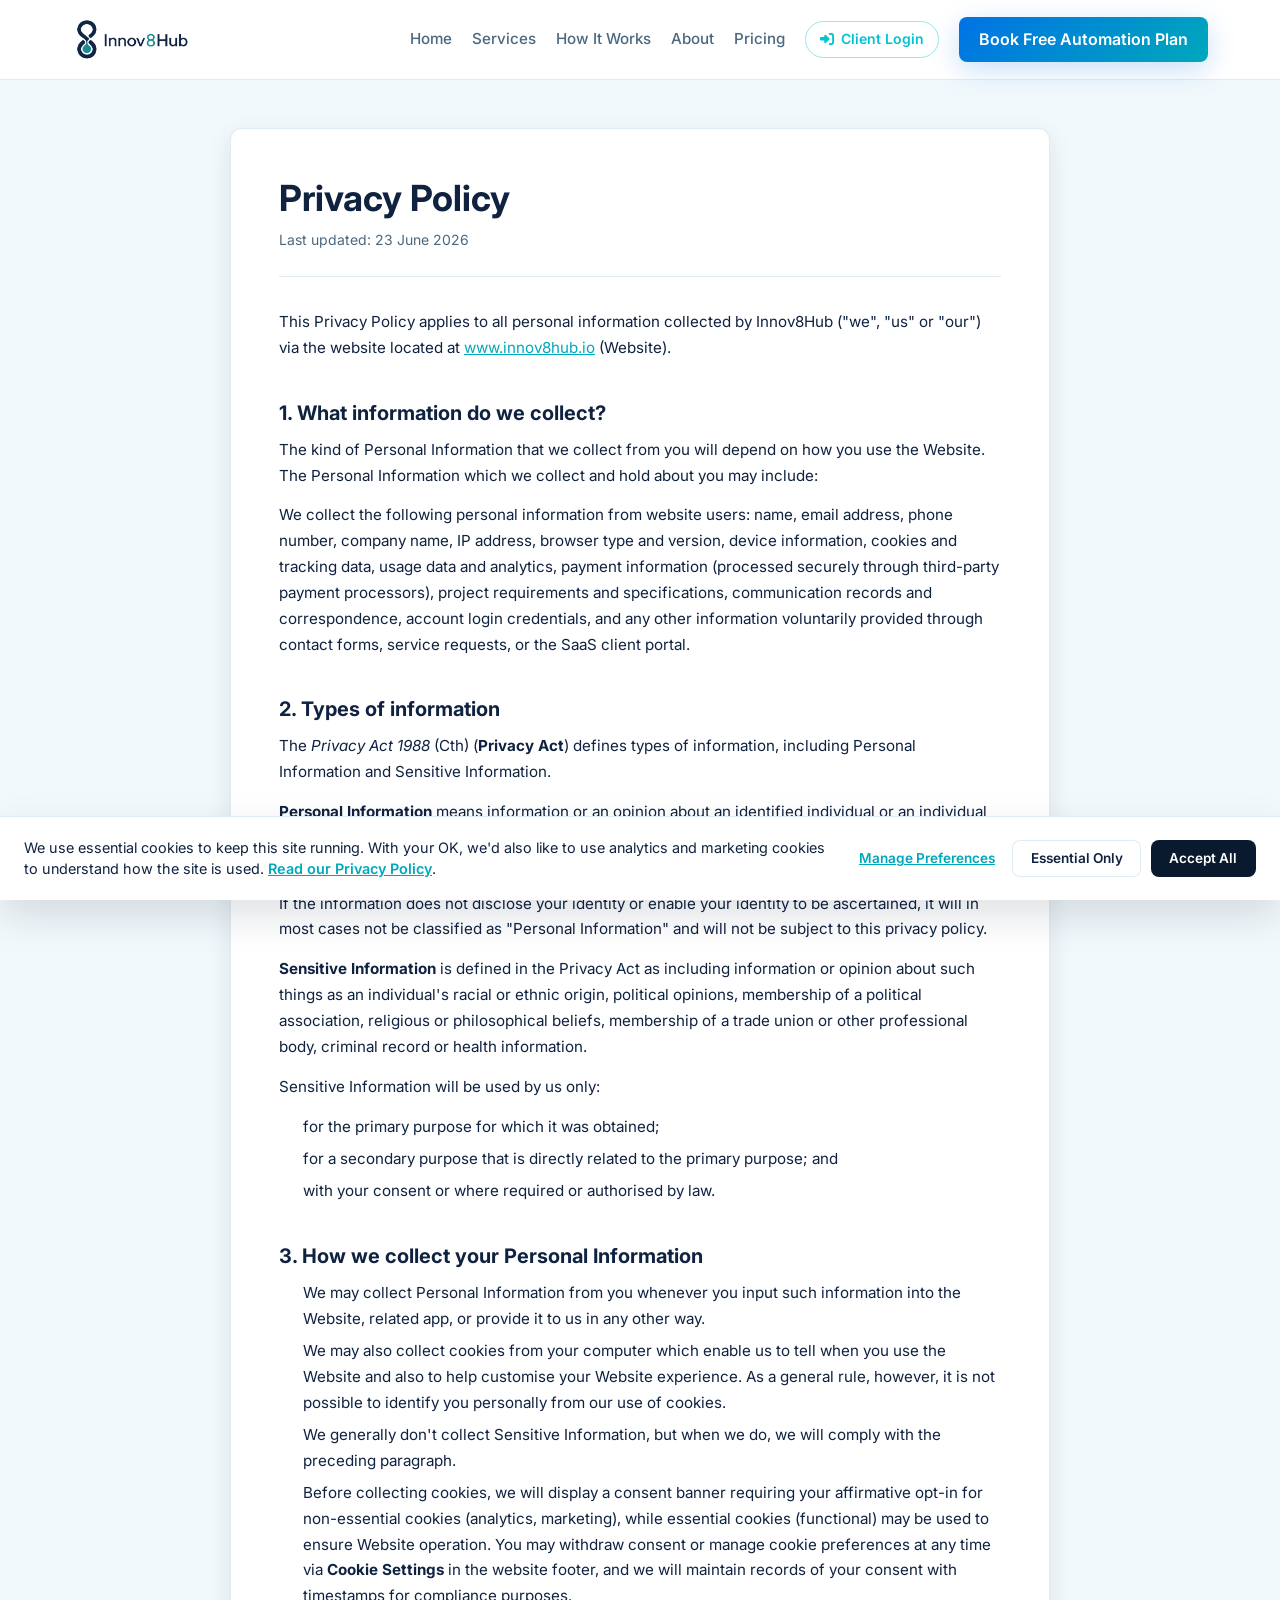
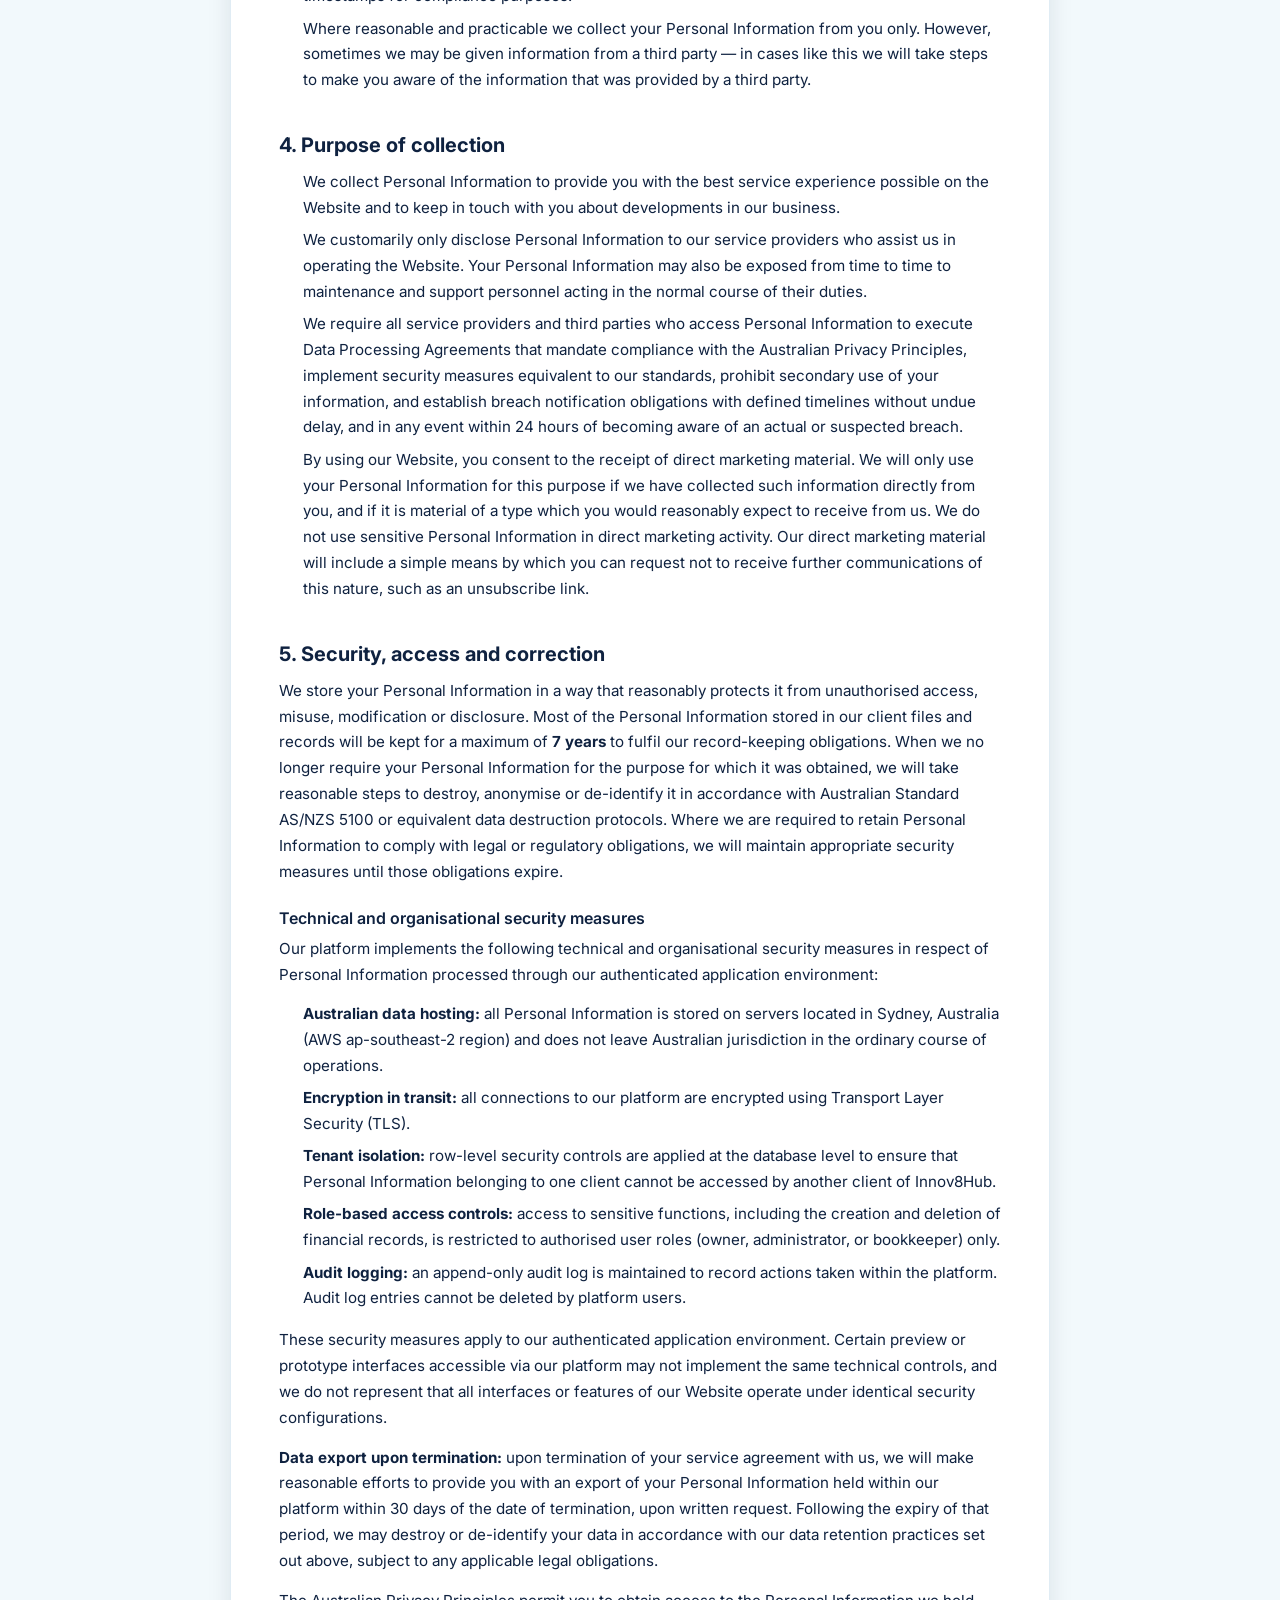
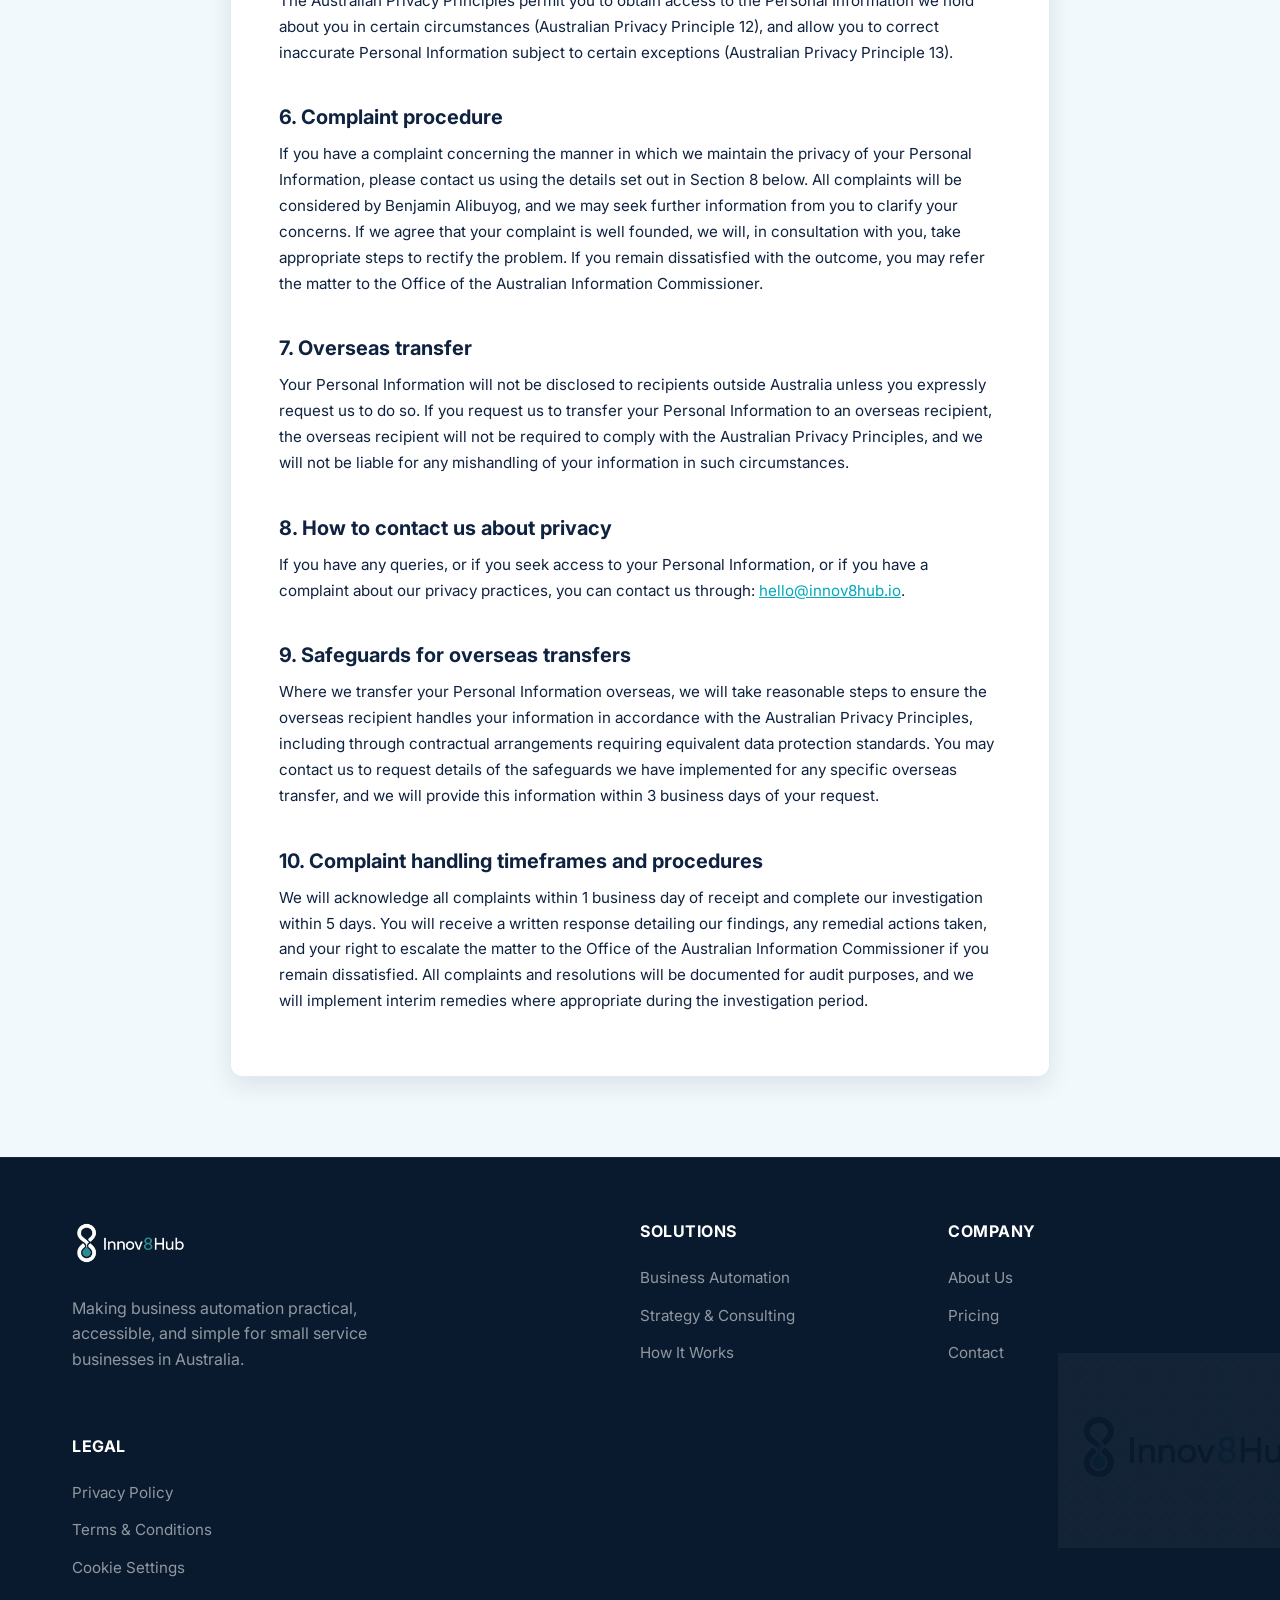
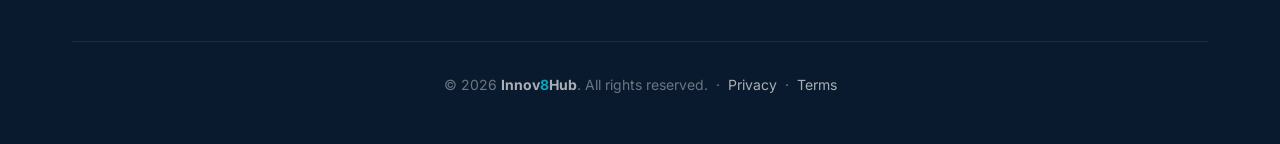
<file: website/privacy.html>
<!DOCTYPE html>
<html lang="en">
<head>
  <meta charset="UTF-8">
  <meta name="viewport" content="width=device-width, initial-scale=1.0">
  <title>Privacy Policy | Innov8Hub</title>
  <meta name="description" content="How Innov8Hub collects, uses, and protects your personal information.">
  <link rel="stylesheet" href="https://cdnjs.cloudflare.com/ajax/libs/font-awesome/6.4.0/css/all.min.css">
  <link rel="stylesheet" href="css/style.css">
  <link rel="icon" type="image/svg+xml" href="img/favicon.svg">
  <link rel="icon" type="image/png" href="img/favicon.png?v=2">
  <link rel="apple-touch-icon" href="img/apple-touch-icon.png">
  <style>
    .legal-page { padding: calc(var(--nav-height) + 3rem) 0 5rem; background: var(--bg-alt); }
    .legal-content { max-width: 820px; margin: 0 auto; background: #FFFFFF; padding: 3rem; border-radius: var(--radius); box-shadow: var(--shadow-md); border: 1px solid var(--border); }
    .legal-content h1 { font-size: 2.25rem; margin-bottom: 0.5rem; color: var(--text-main); }
    .legal-content .last-updated { color: var(--text-light); font-size: 0.875rem; margin-bottom: 2rem; padding-bottom: 1.5rem; border-bottom: 1px solid var(--border); }
    .legal-content h2 { font-size: 1.25rem; margin-top: 2.5rem; margin-bottom: 0.75rem; color: var(--text-main); }
    .legal-content h3 { font-size: 1rem; margin-top: 1.5rem; margin-bottom: 0.5rem; color: var(--text-main); font-weight: 600; }
    .legal-content p, .legal-content li { color: var(--text-main); line-height: 1.7; font-size: 0.95rem; margin-bottom: 0.875rem; }
    .legal-content ul { padding-left: 1.5rem; margin-bottom: 1rem; }
    .legal-content li { margin-bottom: 0.4rem; }
    .legal-content a { color: var(--teal); text-decoration: underline; }
    .legal-content strong { color: var(--text-main); }
    @media (max-width: 768px) {
      .legal-content { padding: 2rem 1.5rem; }
      .legal-content h1 { font-size: 1.75rem; }
    }
  </style>
  <meta property="og:type"        content="website">
  <meta property="og:title"       content="Privacy Policy | Innov8Hub">
  <meta property="og:description" content="How Innov8Hub collects, uses, and protects your personal information in accordance with Australian Privacy Principles.">
  <meta property="og:url"         content="https://innov8hub.io/privacy.html">
  <meta property="og:image"       content="https://innov8hub.io/img/logo.png">
  <meta property="og:site_name"   content="Innov8Hub">
  <meta name="twitter:card"        content="summary_large_image">
  <meta name="twitter:title"       content="Privacy Policy | Innov8Hub">
  <meta name="twitter:description" content="How Innov8Hub collects, uses, and protects your personal information in accordance with Australian Privacy Principles.">
  <script type="application/ld+json">
  {
    "@context": "https://schema.org",
    "@type": "Organization",
    "name": "Innov8Hub",
    "url": "https://innov8hub.io",
    "logo": "https://innov8hub.io/img/logo.png",
    "description": "Innov8Hub automates job tracking, invoicing, and admin for Australian service businesses.",
    "address": { "@type": "PostalAddress", "addressCountry": "AU" }
  }
  </script>
</head>
<body>

  <nav class="navbar">
    <div class="container nav-container">
      <a href="index.html" class="logo">
        <img src="img/logo.png" alt="Innov8Hub logo" class="logo-full" style="max-height: 44px; width: auto; object-fit: contain; flex-shrink: 0;">
      </a>
      <div class="nav-links">
        <a href="index.html" class="nav-link">Home</a>
        <a href="services.html" class="nav-link">Services</a>
        <a href="how-it-works.html" class="nav-link">How It Works</a>
        <a href="about.html" class="nav-link">About</a>
        <a href="pricing.html" class="nav-link">Pricing</a>
        <a href="https://app.innov8hub.io" class="client-login-link"><i class="fa-solid fa-right-to-bracket"></i> Client Login</a>
        <a href="contact.html" class="btn btn-primary" style="padding: 0.6rem 1.25rem;">Book Free Automation Plan</a>
      </div>
      <button class="mobile-menu-btn"><i class="fa-solid fa-bars"></i></button>
    </div>
  </nav>

  <section class="legal-page">
    <div class="container">
      <div class="legal-content">
        <h1>Privacy Policy</h1>
        <p class="last-updated">Last updated: 23 June 2026</p>

        <p>This Privacy Policy applies to all personal information collected by Innov8Hub ("we", "us" or "our") via the website located at <a href="https://www.innov8hub.io">www.innov8hub.io</a> (Website).</p>

        <h2>1. What information do we collect?</h2>
        <p>The kind of Personal Information that we collect from you will depend on how you use the Website. The Personal Information which we collect and hold about you may include:</p>
        <p>We collect the following personal information from website users: name, email address, phone number, company name, IP address, browser type and version, device information, cookies and tracking data, usage data and analytics, payment information (processed securely through third-party payment processors), project requirements and specifications, communication records and correspondence, account login credentials, and any other information voluntarily provided through contact forms, service requests, or the SaaS client portal.</p>

        <h2>2. Types of information</h2>
        <p>The <em>Privacy Act 1988</em> (Cth) (<strong>Privacy Act</strong>) defines types of information, including Personal Information and Sensitive Information.</p>
        <p><strong>Personal Information</strong> means information or an opinion about an identified individual or an individual who is reasonably identifiable, whether the information or opinion is true or not, and whether the information or opinion is recorded in a material form or not.</p>
        <p>If the information does not disclose your identity or enable your identity to be ascertained, it will in most cases not be classified as "Personal Information" and will not be subject to this privacy policy.</p>
        <p><strong>Sensitive Information</strong> is defined in the Privacy Act as including information or opinion about such things as an individual's racial or ethnic origin, political opinions, membership of a political association, religious or philosophical beliefs, membership of a trade union or other professional body, criminal record or health information.</p>
        <p>Sensitive Information will be used by us only:</p>
        <ul>
          <li>for the primary purpose for which it was obtained;</li>
          <li>for a secondary purpose that is directly related to the primary purpose; and</li>
          <li>with your consent or where required or authorised by law.</li>
        </ul>

        <h2>3. How we collect your Personal Information</h2>
        <ul>
          <li>We may collect Personal Information from you whenever you input such information into the Website, related app, or provide it to us in any other way.</li>
          <li>We may also collect cookies from your computer which enable us to tell when you use the Website and also to help customise your Website experience. As a general rule, however, it is not possible to identify you personally from our use of cookies.</li>
          <li>We generally don't collect Sensitive Information, but when we do, we will comply with the preceding paragraph.</li>
          <li>Before collecting cookies, we will display a consent banner requiring your affirmative opt-in for non-essential cookies (analytics, marketing), while essential cookies (functional) may be used to ensure Website operation. You may withdraw consent or manage cookie preferences at any time via <strong>Cookie Settings</strong> in the website footer, and we will maintain records of your consent with timestamps for compliance purposes.</li>
          <li>Where reasonable and practicable we collect your Personal Information from you only. However, sometimes we may be given information from a third party — in cases like this we will take steps to make you aware of the information that was provided by a third party.</li>
        </ul>

        <h2>4. Purpose of collection</h2>
        <ul>
          <li>We collect Personal Information to provide you with the best service experience possible on the Website and to keep in touch with you about developments in our business.</li>
          <li>We customarily only disclose Personal Information to our service providers who assist us in operating the Website. Your Personal Information may also be exposed from time to time to maintenance and support personnel acting in the normal course of their duties.</li>
          <li>We require all service providers and third parties who access Personal Information to execute Data Processing Agreements that mandate compliance with the Australian Privacy Principles, implement security measures equivalent to our standards, prohibit secondary use of your information, and establish breach notification obligations with defined timelines without undue delay, and in any event within 24 hours of becoming aware of an actual or suspected breach.</li>
          <li>By using our Website, you consent to the receipt of direct marketing material. We will only use your Personal Information for this purpose if we have collected such information directly from you, and if it is material of a type which you would reasonably expect to receive from us. We do not use sensitive Personal Information in direct marketing activity. Our direct marketing material will include a simple means by which you can request not to receive further communications of this nature, such as an unsubscribe link.</li>
        </ul>

        <h2>5. Security, access and correction</h2>
        <p>We store your Personal Information in a way that reasonably protects it from unauthorised access, misuse, modification or disclosure. Most of the Personal Information stored in our client files and records will be kept for a maximum of <strong>7 years</strong> to fulfil our record-keeping obligations. When we no longer require your Personal Information for the purpose for which it was obtained, we will take reasonable steps to destroy, anonymise or de-identify it in accordance with Australian Standard AS/NZS 5100 or equivalent data destruction protocols. Where we are required to retain Personal Information to comply with legal or regulatory obligations, we will maintain appropriate security measures until those obligations expire.</p>

        <h3>Technical and organisational security measures</h3>
        <p>Our platform implements the following technical and organisational security measures in respect of Personal Information processed through our authenticated application environment:</p>
        <ul>
          <li><strong>Australian data hosting:</strong> all Personal Information is stored on servers located in Sydney, Australia (AWS ap-southeast-2 region) and does not leave Australian jurisdiction in the ordinary course of operations.</li>
          <li><strong>Encryption in transit:</strong> all connections to our platform are encrypted using Transport Layer Security (TLS).</li>
          <li><strong>Tenant isolation:</strong> row-level security controls are applied at the database level to ensure that Personal Information belonging to one client cannot be accessed by another client of Innov8Hub.</li>
          <li><strong>Role-based access controls:</strong> access to sensitive functions, including the creation and deletion of financial records, is restricted to authorised user roles (owner, administrator, or bookkeeper) only.</li>
          <li><strong>Audit logging:</strong> an append-only audit log is maintained to record actions taken within the platform. Audit log entries cannot be deleted by platform users.</li>
        </ul>
        <p>These security measures apply to our authenticated application environment. Certain preview or prototype interfaces accessible via our platform may not implement the same technical controls, and we do not represent that all interfaces or features of our Website operate under identical security configurations.</p>
        <p><strong>Data export upon termination:</strong> upon termination of your service agreement with us, we will make reasonable efforts to provide you with an export of your Personal Information held within our platform within 30 days of the date of termination, upon written request. Following the expiry of that period, we may destroy or de-identify your data in accordance with our data retention practices set out above, subject to any applicable legal obligations.</p>
        <p>The Australian Privacy Principles permit you to obtain access to the Personal Information we hold about you in certain circumstances (Australian Privacy Principle 12), and allow you to correct inaccurate Personal Information subject to certain exceptions (Australian Privacy Principle 13).</p>

        <h2>6. Complaint procedure</h2>
        <p>If you have a complaint concerning the manner in which we maintain the privacy of your Personal Information, please contact us using the details set out in Section 8 below. All complaints will be considered by Benjamin Alibuyog, and we may seek further information from you to clarify your concerns. If we agree that your complaint is well founded, we will, in consultation with you, take appropriate steps to rectify the problem. If you remain dissatisfied with the outcome, you may refer the matter to the Office of the Australian Information Commissioner.</p>

        <h2>7. Overseas transfer</h2>
        <p>Your Personal Information will not be disclosed to recipients outside Australia unless you expressly request us to do so. If you request us to transfer your Personal Information to an overseas recipient, the overseas recipient will not be required to comply with the Australian Privacy Principles, and we will not be liable for any mishandling of your information in such circumstances.</p>

        <h2>8. How to contact us about privacy</h2>
        <p>If you have any queries, or if you seek access to your Personal Information, or if you have a complaint about our privacy practices, you can contact us through: <a href="mailto:hello@innov8hub.io">hello@innov8hub.io</a>.</p>

        <h2>9. Safeguards for overseas transfers</h2>
        <p>Where we transfer your Personal Information overseas, we will take reasonable steps to ensure the overseas recipient handles your information in accordance with the Australian Privacy Principles, including through contractual arrangements requiring equivalent data protection standards. You may contact us to request details of the safeguards we have implemented for any specific overseas transfer, and we will provide this information within 3 business days of your request.</p>

        <h2>10. Complaint handling timeframes and procedures</h2>
        <p>We will acknowledge all complaints within 1 business day of receipt and complete our investigation within 5 days. You will receive a written response detailing our findings, any remedial actions taken, and your right to escalate the matter to the Office of the Australian Information Commissioner if you remain dissatisfied. All complaints and resolutions will be documented for audit purposes, and we will implement interim remedies where appropriate during the investigation period.</p>
      </div>
    </div>
  </section>

  <footer class="footer">
    <div class="container">
      <div class="footer-top">
        <div>
          <a href="index.html" class="logo" style="font-size: 1.75rem; margin-bottom: 1rem; display: inline-flex;">
            <img src="img/logo-inverted.png" alt="Innov8Hub logo" class="logo-full" style="max-height: 42px; width: auto; object-fit: contain; flex-shrink: 0;">
          </a>
          <p class="footer-desc">Making business automation practical, accessible, and simple for small service businesses in Australia.</p>
        </div>
        <div>
          <h4>Solutions</h4>
          <ul class="footer-links">
            <li><a href="services.html">Business Automation</a></li>
            <li><a href="services.html">Strategy &amp; Consulting</a></li>
            <li><a href="how-it-works.html">How It Works</a></li>
          </ul>
        </div>
        <div>
          <h4>Company</h4>
          <ul class="footer-links">
            <li><a href="about.html">About Us</a></li>
            <li><a href="pricing.html">Pricing</a></li>
            <li><a href="contact.html">Contact</a></li>
          </ul>
        </div>
        <div>
          <h4>Legal</h4>
          <ul class="footer-links">
            <li><a href="privacy.html">Privacy Policy</a></li>
            <li><a href="terms.html">Terms &amp; Conditions</a></li>
            <li><a href="#" data-cookie-settings>Cookie Settings</a></li>
          </ul>
        </div>
      </div>
      <div class="footer-bottom">
        <p>&copy; 2026 <span class="brand-name" style="color: rgba(255,255,255,0.65);">Innov<span class="brand-8">8</span>Hub</span>. All rights reserved. &nbsp;·&nbsp; <a href="privacy.html" style="color: rgba(255,255,255,0.65);">Privacy</a> &nbsp;·&nbsp; <a href="terms.html" style="color: rgba(255,255,255,0.65);">Terms</a></p>
      </div>
    </div>
  </footer>

  <script src="js/main.js"></script>
  <script src="js/cookie-consent.js" defer></script>
</body>
</html>
</file>
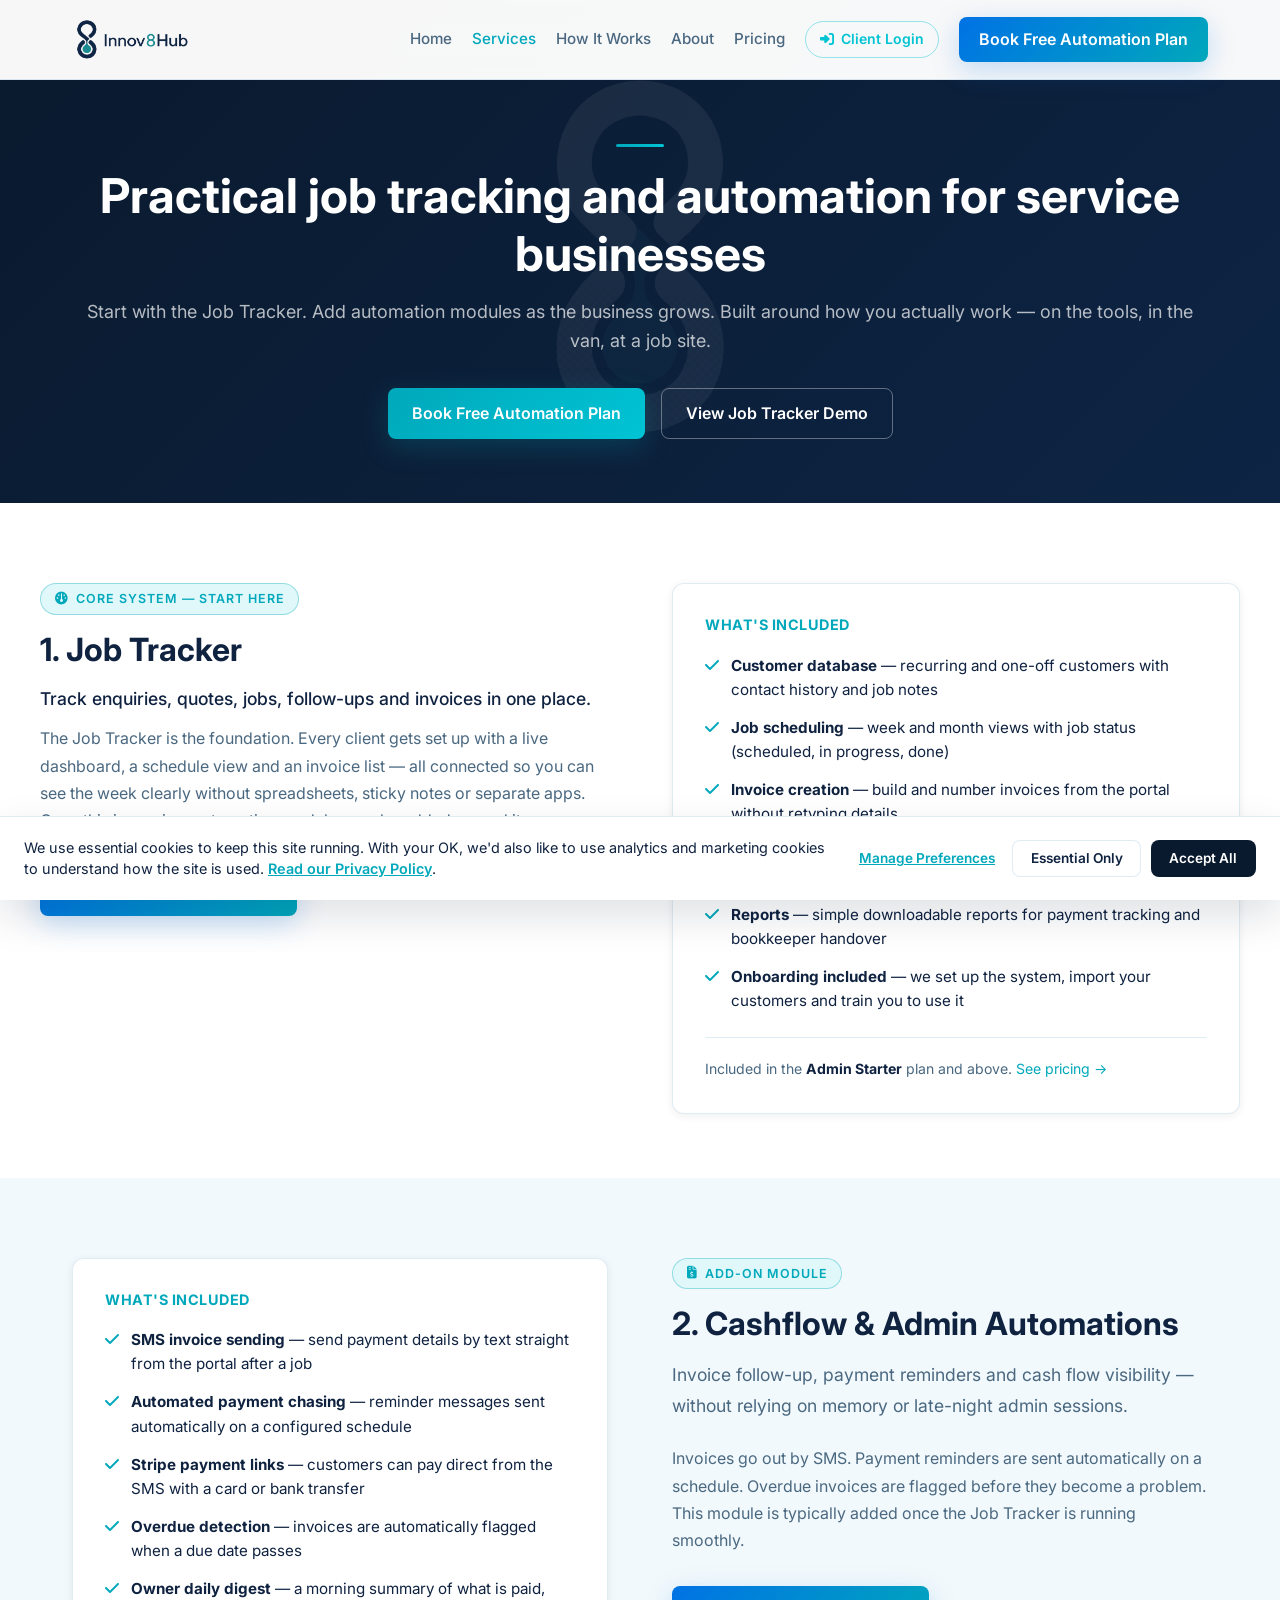
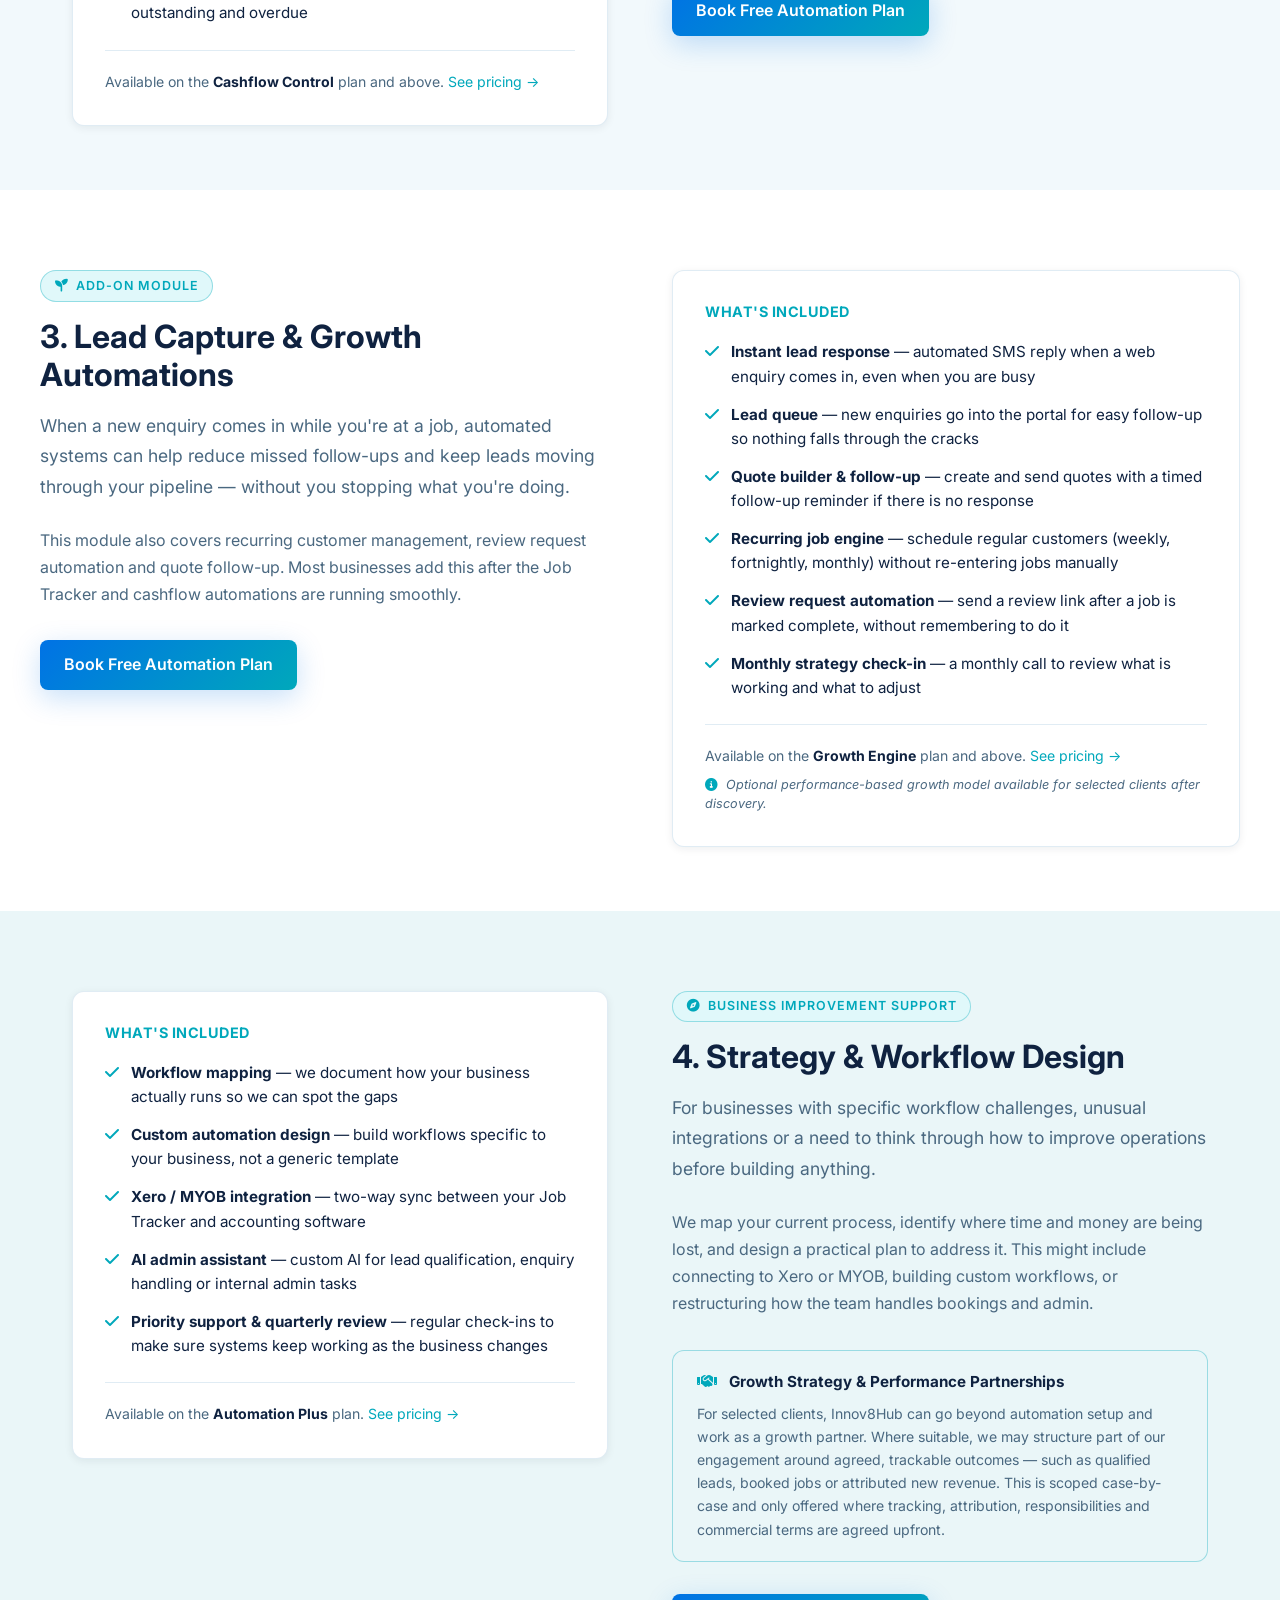
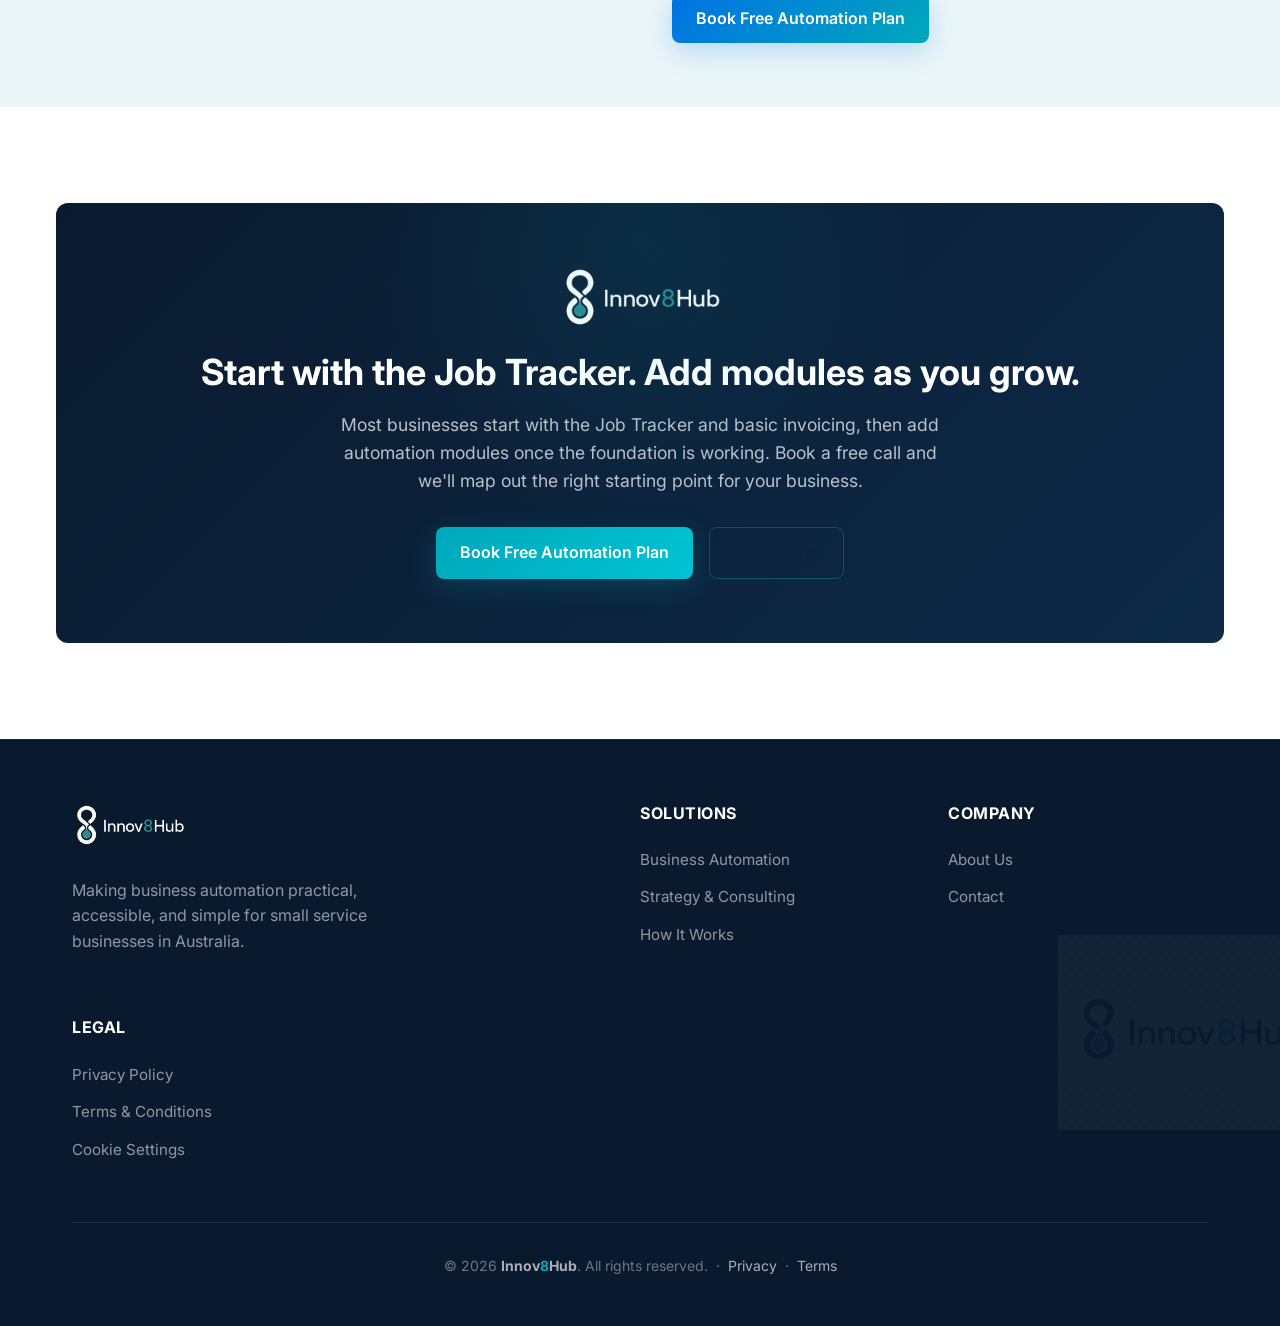
<file: website/services.html>
<!DOCTYPE html>
<html lang="en">
<head>
  <meta charset="UTF-8">
  <meta name="viewport" content="width=device-width, initial-scale=1.0">
  <title>Services | Innov8Hub — Job Tracking & Automation for Service Businesses</title>
  <meta name="description" content="Practical systems and automation for small Australian service businesses — job tracking, invoicing, payment chasing, lead response and custom workflow design.">
  <link rel="stylesheet" href="https://cdnjs.cloudflare.com/ajax/libs/font-awesome/6.4.0/css/all.min.css">
  <link rel="stylesheet" href="css/style.css">
  <link rel="icon" type="image/svg+xml" href="img/favicon.svg">
  <link rel="icon" type="image/png" href="img/favicon.png?v=2">
  <link rel="apple-touch-icon" href="img/apple-touch-icon.png">
  <meta property="og:type"        content="website">
  <meta property="og:title"       content="Services | Innov8Hub — Automation for Service Businesses">
  <meta property="og:description" content="Explore Innov8Hub's automation services — job tracking, invoice automation, lead management and more.">
  <meta property="og:url"         content="https://innov8hub.io/services.html">
  <meta property="og:image"       content="https://innov8hub.io/img/logo.png">
  <meta property="og:site_name"   content="Innov8Hub">
  <meta name="twitter:card"        content="summary_large_image">
  <meta name="twitter:title"       content="Services | Innov8Hub — Automation for Service Businesses">
  <meta name="twitter:description" content="Explore Innov8Hub's automation services — job tracking, invoice automation, lead management and more.">
  <script type="application/ld+json">
  {
    "@context": "https://schema.org",
    "@type": "Organization",
    "name": "Innov8Hub",
    "url": "https://innov8hub.io",
    "logo": "https://innov8hub.io/img/logo.png",
    "description": "Innov8Hub automates job tracking, invoicing, and admin for Australian service businesses.",
    "address": { "@type": "PostalAddress", "addressCountry": "AU" }
  }
  </script>
</head>
<body>

  <nav class="navbar">
    <div class="container nav-container">
      <a href="index.html" class="logo">
        <img src="img/logo.png" alt="Innov8Hub logo" class="logo-full" style="max-height: 44px; width: auto; object-fit: contain; flex-shrink: 0;">
      </a>
      <div class="nav-links">
        <a href="index.html" class="nav-link">Home</a>
        <a href="services.html" class="nav-link active">Services</a>
        <a href="how-it-works.html" class="nav-link">How It Works</a>
        <a href="about.html" class="nav-link">About</a>
        <a href="pricing.html" class="nav-link">Pricing</a>
        <a href="https://app.innov8hub.io" class="client-login-link"><i class="fa-solid fa-right-to-bracket"></i> Client Login</a>
        <a href="contact.html" class="btn btn-primary" style="padding: 0.6rem 1.25rem;">Book Free Automation Plan</a>
      </div>
      <button class="mobile-menu-btn"><i class="fa-solid fa-bars"></i></button>
    </div>
  </nav>

  <header class="page-header">
    <img src="img/icon-inverted.png" alt="" class="watermark-logo" aria-hidden="true">
    <div class="container" style="position: relative; z-index: 1;">
      <div class="teal-divider"></div>
      <h1 style="font-size: 3rem; margin-bottom: 1rem;">Practical job tracking and automation for service businesses</h1>
      <p style="font-size: 1.125rem; margin-bottom: 2rem;">Start with the Job Tracker. Add automation modules as the business grows. Built around how you actually work — on the tools, in the van, at a job site.</p>
      <div style="display: flex; gap: 1rem; flex-wrap: wrap; justify-content: center;">
        <a href="contact.html" class="btn btn-teal">Book Free Automation Plan</a>
        <a href="https://app.innov8hub.io/demo" class="btn btn-outline" style="border-color: rgba(255,255,255,0.35); color: #FFFFFF;">View Job Tracker Demo</a>
      </div>
    </div>
  </header>

  <!-- Section 1: Job Tracker OS -->
  <section class="container" style="padding: 5rem 0 4rem;">
    <div class="grid grid-2" style="align-items: flex-start; gap: 4rem;">

      <div>
        <div style="display: inline-flex; align-items: center; gap: 0.5rem; margin-bottom: 1rem; background: var(--accent-light); border: 1px solid var(--border-teal); border-radius: 20px; padding: 0.3rem 0.85rem;">
          <i class="fa-solid fa-gauge" style="color: var(--teal); font-size: 0.8rem;"></i>
          <span style="font-size: 0.78rem; color: var(--teal); font-weight: 600; text-transform: uppercase; letter-spacing: 1px;">Core System — Start Here</span>
        </div>
        <h2 style="font-size: 2rem; margin-bottom: 1rem;">1. Job Tracker</h2>
        <p style="font-size: 1.1rem; color: var(--text-main); margin-bottom: 0.75rem; font-weight: 500;">Track enquiries, quotes, jobs, follow-ups and invoices in one place.</p>
        <p style="color: var(--text-light); margin-bottom: 2rem; line-height: 1.7;">The Job Tracker is the foundation. Every client gets set up with a live dashboard, a schedule view and an invoice list — all connected so you can see the week clearly without spreadsheets, sticky notes or separate apps. Once this is running, automation modules can be added around it.</p>
        <a href="contact.html" class="btn btn-primary">Book Free Automation Plan</a>
      </div>

      <div>
        <div class="card" style="align-items: flex-start; text-align: left;">
          <h4 style="margin-bottom: 1.25rem; font-size: 0.9rem; font-weight: 700; text-transform: uppercase; letter-spacing: 0.5px; color: var(--teal);">What's included</h4>
          <ul style="list-style: none; padding: 0; margin: 0; display: flex; flex-direction: column; gap: 0.85rem;">
            <li style="display: flex; align-items: flex-start; gap: 0.75rem;">
              <i class="fa-solid fa-check" style="color: var(--teal); margin-top: 3px; flex-shrink: 0;"></i>
              <span style="color: var(--text-main); font-size: 0.95rem;"><strong>Customer database</strong> — recurring and one-off customers with contact history and job notes</span>
            </li>
            <li style="display: flex; align-items: flex-start; gap: 0.75rem;">
              <i class="fa-solid fa-check" style="color: var(--teal); margin-top: 3px; flex-shrink: 0;"></i>
              <span style="color: var(--text-main); font-size: 0.95rem;"><strong>Job scheduling</strong> — week and month views with job status (scheduled, in progress, done)</span>
            </li>
            <li style="display: flex; align-items: flex-start; gap: 0.75rem;">
              <i class="fa-solid fa-check" style="color: var(--teal); margin-top: 3px; flex-shrink: 0;"></i>
              <span style="color: var(--text-main); font-size: 0.95rem;"><strong>Invoice creation</strong> — build and number invoices from the portal without retyping details</span>
            </li>
            <li style="display: flex; align-items: flex-start; gap: 0.75rem;">
              <i class="fa-solid fa-check" style="color: var(--teal); margin-top: 3px; flex-shrink: 0;"></i>
              <span style="color: var(--text-main); font-size: 0.95rem;"><strong>Daily dashboard</strong> — today's jobs, overdue invoices and month-to-date revenue at a glance</span>
            </li>
            <li style="display: flex; align-items: flex-start; gap: 0.75rem;">
              <i class="fa-solid fa-check" style="color: var(--teal); margin-top: 3px; flex-shrink: 0;"></i>
              <span style="color: var(--text-main); font-size: 0.95rem;"><strong>Reports</strong> — simple downloadable reports for payment tracking and bookkeeper handover</span>
            </li>
            <li style="display: flex; align-items: flex-start; gap: 0.75rem;">
              <i class="fa-solid fa-check" style="color: var(--teal); margin-top: 3px; flex-shrink: 0;"></i>
              <span style="color: var(--text-main); font-size: 0.95rem;"><strong>Onboarding included</strong> — we set up the system, import your customers and train you to use it</span>
            </li>
          </ul>
          <div style="margin-top: 1.5rem; padding-top: 1.25rem; border-top: 1px solid var(--border); width: 100%;">
            <p style="margin: 0; font-size: 0.88rem; color: var(--text-light);">Included in the <strong style="color: var(--text-main);">Admin Starter</strong> plan and above. <a href="pricing.html" style="color: var(--teal);">See pricing →</a></p>
          </div>
        </div>
      </div>

    </div>
  </section>

  <!-- Section 2: Cashflow & Admin Automations -->
  <section class="bg-alt" style="padding: 5rem 0 4rem;">
    <div class="container">
      <div class="grid grid-2" style="align-items: flex-start; gap: 4rem;">

        <div style="order: 2;">
          <div style="display: inline-flex; align-items: center; gap: 0.5rem; margin-bottom: 1rem; background: var(--accent-light); border: 1px solid var(--border-teal); border-radius: 20px; padding: 0.3rem 0.85rem;">
            <i class="fa-solid fa-file-invoice-dollar" style="color: var(--teal); font-size: 0.8rem;"></i>
            <span style="font-size: 0.78rem; color: var(--teal); font-weight: 600; text-transform: uppercase; letter-spacing: 1px;">Add-On Module</span>
          </div>
          <h2 style="font-size: 2rem; margin-bottom: 1rem;">2. Cashflow &amp; Admin Automations</h2>
          <p style="font-size: 1.1rem; color: var(--text-light); margin-bottom: 1.5rem; line-height: 1.75;">Invoice follow-up, payment reminders and cash flow visibility — without relying on memory or late-night admin sessions.</p>
          <p style="color: var(--text-light); margin-bottom: 2rem; line-height: 1.7;">Invoices go out by SMS. Payment reminders are sent automatically on a schedule. Overdue invoices are flagged before they become a problem. This module is typically added once the Job Tracker is running smoothly.</p>
          <a href="contact.html" class="btn btn-primary">Book Free Automation Plan</a>
        </div>

        <div style="order: 1;">
          <div class="card" style="align-items: flex-start; text-align: left;">
            <h4 style="margin-bottom: 1.25rem; font-size: 0.9rem; font-weight: 700; text-transform: uppercase; letter-spacing: 0.5px; color: var(--teal);">What's included</h4>
            <ul style="list-style: none; padding: 0; margin: 0; display: flex; flex-direction: column; gap: 0.85rem;">
              <li style="display: flex; align-items: flex-start; gap: 0.75rem;">
                <i class="fa-solid fa-check" style="color: var(--teal); margin-top: 3px; flex-shrink: 0;"></i>
                <span style="color: var(--text-main); font-size: 0.95rem;"><strong>SMS invoice sending</strong> — send payment details by text straight from the portal after a job</span>
              </li>
              <li style="display: flex; align-items: flex-start; gap: 0.75rem;">
                <i class="fa-solid fa-check" style="color: var(--teal); margin-top: 3px; flex-shrink: 0;"></i>
                <span style="color: var(--text-main); font-size: 0.95rem;"><strong>Automated payment chasing</strong> — reminder messages sent automatically on a configured schedule</span>
              </li>
              <li style="display: flex; align-items: flex-start; gap: 0.75rem;">
                <i class="fa-solid fa-check" style="color: var(--teal); margin-top: 3px; flex-shrink: 0;"></i>
                <span style="color: var(--text-main); font-size: 0.95rem;"><strong>Stripe payment links</strong> — customers can pay direct from the SMS with a card or bank transfer</span>
              </li>
              <li style="display: flex; align-items: flex-start; gap: 0.75rem;">
                <i class="fa-solid fa-check" style="color: var(--teal); margin-top: 3px; flex-shrink: 0;"></i>
                <span style="color: var(--text-main); font-size: 0.95rem;"><strong>Overdue detection</strong> — invoices are automatically flagged when a due date passes</span>
              </li>
              <li style="display: flex; align-items: flex-start; gap: 0.75rem;">
                <i class="fa-solid fa-check" style="color: var(--teal); margin-top: 3px; flex-shrink: 0;"></i>
                <span style="color: var(--text-main); font-size: 0.95rem;"><strong>Owner daily digest</strong> — a morning summary of what is paid, outstanding and overdue</span>
              </li>
            </ul>
            <div style="margin-top: 1.5rem; padding-top: 1.25rem; border-top: 1px solid var(--border); width: 100%;">
              <p style="margin: 0; font-size: 0.88rem; color: var(--text-light);">Available on the <strong style="color: var(--text-main);">Cashflow Control</strong> plan and above. <a href="pricing.html" style="color: var(--teal);">See pricing →</a></p>
            </div>
          </div>
        </div>

      </div>
    </div>
  </section>

  <!-- Section 3: Lead & Growth Automations -->
  <section class="container" style="padding: 5rem 0 4rem;">
    <div class="grid grid-2" style="align-items: flex-start; gap: 4rem;">

      <div>
        <div style="display: inline-flex; align-items: center; gap: 0.5rem; margin-bottom: 1rem; background: var(--accent-light); border: 1px solid var(--border-teal); border-radius: 20px; padding: 0.3rem 0.85rem;">
          <i class="fa-solid fa-seedling" style="color: var(--teal); font-size: 0.8rem;"></i>
          <span style="font-size: 0.78rem; color: var(--teal); font-weight: 600; text-transform: uppercase; letter-spacing: 1px;">Add-On Module</span>
        </div>
        <h2 style="font-size: 2rem; margin-bottom: 1rem;">3. Lead Capture &amp; Growth Automations</h2>
        <p style="font-size: 1.1rem; color: var(--text-light); margin-bottom: 1.5rem; line-height: 1.75;">When a new enquiry comes in while you're at a job, automated systems can help reduce missed follow-ups and keep leads moving through your pipeline — without you stopping what you're doing.</p>
        <p style="color: var(--text-light); margin-bottom: 2rem; line-height: 1.7;">This module also covers recurring customer management, review request automation and quote follow-up. Most businesses add this after the Job Tracker and cashflow automations are running smoothly.</p>
        <a href="contact.html" class="btn btn-primary">Book Free Automation Plan</a>
      </div>

      <div>
        <div class="card" style="align-items: flex-start; text-align: left;">
          <h4 style="margin-bottom: 1.25rem; font-size: 0.9rem; font-weight: 700; text-transform: uppercase; letter-spacing: 0.5px; color: var(--teal);">What's included</h4>
          <ul style="list-style: none; padding: 0; margin: 0; display: flex; flex-direction: column; gap: 0.85rem;">
            <li style="display: flex; align-items: flex-start; gap: 0.75rem;">
              <i class="fa-solid fa-check" style="color: var(--teal); margin-top: 3px; flex-shrink: 0;"></i>
              <span style="color: var(--text-main); font-size: 0.95rem;"><strong>Instant lead response</strong> — automated SMS reply when a web enquiry comes in, even when you are busy</span>
            </li>
            <li style="display: flex; align-items: flex-start; gap: 0.75rem;">
              <i class="fa-solid fa-check" style="color: var(--teal); margin-top: 3px; flex-shrink: 0;"></i>
              <span style="color: var(--text-main); font-size: 0.95rem;"><strong>Lead queue</strong> — new enquiries go into the portal for easy follow-up so nothing falls through the cracks</span>
            </li>
            <li style="display: flex; align-items: flex-start; gap: 0.75rem;">
              <i class="fa-solid fa-check" style="color: var(--teal); margin-top: 3px; flex-shrink: 0;"></i>
              <span style="color: var(--text-main); font-size: 0.95rem;"><strong>Quote builder &amp; follow-up</strong> — create and send quotes with a timed follow-up reminder if there is no response</span>
            </li>
            <li style="display: flex; align-items: flex-start; gap: 0.75rem;">
              <i class="fa-solid fa-check" style="color: var(--teal); margin-top: 3px; flex-shrink: 0;"></i>
              <span style="color: var(--text-main); font-size: 0.95rem;"><strong>Recurring job engine</strong> — schedule regular customers (weekly, fortnightly, monthly) without re-entering jobs manually</span>
            </li>
            <li style="display: flex; align-items: flex-start; gap: 0.75rem;">
              <i class="fa-solid fa-check" style="color: var(--teal); margin-top: 3px; flex-shrink: 0;"></i>
              <span style="color: var(--text-main); font-size: 0.95rem;"><strong>Review request automation</strong> — send a review link after a job is marked complete, without remembering to do it</span>
            </li>
            <li style="display: flex; align-items: flex-start; gap: 0.75rem;">
              <i class="fa-solid fa-check" style="color: var(--teal); margin-top: 3px; flex-shrink: 0;"></i>
              <span style="color: var(--text-main); font-size: 0.95rem;"><strong>Monthly strategy check-in</strong> — a monthly call to review what is working and what to adjust</span>
            </li>
          </ul>
          <div style="margin-top: 1.5rem; padding-top: 1.25rem; border-top: 1px solid var(--border); width: 100%;">
            <p style="margin: 0 0 0.5rem; font-size: 0.88rem; color: var(--text-light);">Available on the <strong style="color: var(--text-main);">Growth Engine</strong> plan and above. <a href="pricing.html" style="color: var(--teal);">See pricing →</a></p>
            <p style="margin: 0; font-size: 0.79rem; color: var(--text-light); font-style: italic; line-height: 1.5;"><i class="fa-solid fa-circle-info" style="color: var(--teal); margin-right: 4px;"></i> Optional performance-based growth model available for selected clients after discovery.</p>
          </div>
        </div>
      </div>

    </div>
  </section>

  <!-- Section 4: Strategy & Workflow Design -->
  <section class="bg-teal" style="padding: 5rem 0 4rem;">
    <div class="container">
      <div class="grid grid-2" style="align-items: flex-start; gap: 4rem;">

        <div style="order: 2;">
          <div style="display: inline-flex; align-items: center; gap: 0.5rem; margin-bottom: 1rem; background: var(--accent-light); border: 1px solid var(--border-teal); border-radius: 20px; padding: 0.3rem 0.85rem;">
            <i class="fa-solid fa-compass" style="color: var(--teal); font-size: 0.8rem;"></i>
            <span style="font-size: 0.78rem; color: var(--teal); font-weight: 600; text-transform: uppercase; letter-spacing: 1px;">Business Improvement Support</span>
          </div>
          <h2 style="font-size: 2rem; margin-bottom: 1rem;">4. Strategy &amp; Workflow Design</h2>
          <p style="font-size: 1.1rem; color: var(--text-light); margin-bottom: 1.5rem; line-height: 1.75;">For businesses with specific workflow challenges, unusual integrations or a need to think through how to improve operations before building anything.</p>
          <p style="color: var(--text-light); margin-bottom: 2rem; line-height: 1.7;">We map your current process, identify where time and money are being lost, and design a practical plan to address it. This might include connecting to Xero or MYOB, building custom workflows, or restructuring how the team handles bookings and admin.</p>
          <div style="margin-bottom: 2rem; padding: 1.25rem 1.5rem; background: var(--bg-teal); border: 1px solid var(--border-teal); border-radius: var(--radius);">
            <div style="display: flex; align-items: flex-start; gap: 0.75rem; margin-bottom: 0.6rem;">
              <i class="fa-solid fa-handshake" style="color: var(--teal); font-size: 1rem; margin-top: 2px; flex-shrink: 0;"></i>
              <strong style="color: var(--text-main); font-size: 0.95rem; line-height: 1.4;">Growth Strategy &amp; Performance Partnerships</strong>
            </div>
            <p style="margin: 0; font-size: 0.88rem; color: var(--text-light); line-height: 1.65;">For selected clients, Innov8Hub can go beyond automation setup and work as a growth partner. Where suitable, we may structure part of our engagement around agreed, trackable outcomes — such as qualified leads, booked jobs or attributed new revenue. This is scoped case-by-case and only offered where tracking, attribution, responsibilities and commercial terms are agreed upfront.</p>
          </div>
          <a href="contact.html" class="btn btn-primary">Book Free Automation Plan</a>
        </div>

        <div style="order: 1;">
          <div class="card" style="align-items: flex-start; text-align: left;">
            <h4 style="margin-bottom: 1.25rem; font-size: 0.9rem; font-weight: 700; text-transform: uppercase; letter-spacing: 0.5px; color: var(--teal);">What's included</h4>
            <ul style="list-style: none; padding: 0; margin: 0; display: flex; flex-direction: column; gap: 0.85rem;">
              <li style="display: flex; align-items: flex-start; gap: 0.75rem;">
                <i class="fa-solid fa-check" style="color: var(--teal); margin-top: 3px; flex-shrink: 0;"></i>
                <span style="color: var(--text-main); font-size: 0.95rem;"><strong>Workflow mapping</strong> — we document how your business actually runs so we can spot the gaps</span>
              </li>
              <li style="display: flex; align-items: flex-start; gap: 0.75rem;">
                <i class="fa-solid fa-check" style="color: var(--teal); margin-top: 3px; flex-shrink: 0;"></i>
                <span style="color: var(--text-main); font-size: 0.95rem;"><strong>Custom automation design</strong> — build workflows specific to your business, not a generic template</span>
              </li>
              <li style="display: flex; align-items: flex-start; gap: 0.75rem;">
                <i class="fa-solid fa-check" style="color: var(--teal); margin-top: 3px; flex-shrink: 0;"></i>
                <span style="color: var(--text-main); font-size: 0.95rem;"><strong>Xero / MYOB integration</strong> — two-way sync between your Job Tracker and accounting software</span>
              </li>
              <li style="display: flex; align-items: flex-start; gap: 0.75rem;">
                <i class="fa-solid fa-check" style="color: var(--teal); margin-top: 3px; flex-shrink: 0;"></i>
                <span style="color: var(--text-main); font-size: 0.95rem;"><strong>AI admin assistant</strong> — custom AI for lead qualification, enquiry handling or internal admin tasks</span>
              </li>
              <li style="display: flex; align-items: flex-start; gap: 0.75rem;">
                <i class="fa-solid fa-check" style="color: var(--teal); margin-top: 3px; flex-shrink: 0;"></i>
                <span style="color: var(--text-main); font-size: 0.95rem;"><strong>Priority support &amp; quarterly review</strong> — regular check-ins to make sure systems keep working as the business changes</span>
              </li>
            </ul>
            <div style="margin-top: 1.5rem; padding-top: 1.25rem; border-top: 1px solid var(--border); width: 100%;">
              <p style="margin: 0; font-size: 0.88rem; color: var(--text-light);">Available on the <strong style="color: var(--text-main);">Automation Plus</strong> plan. <a href="pricing.html" style="color: var(--teal);">See pricing →</a></p>
            </div>
          </div>
        </div>

      </div>
    </div>
  </section>

  <!-- Closing CTA -->
  <section class="container text-center" style="padding: 6rem 1rem;">
    <div class="cta-section">
      <div class="cta-logo-mark">
        <img src="img/logo-inverted.png" alt="Innov8Hub logo" style="max-height: 60px; width: auto; object-fit: contain;">
      </div>
      <h2>Start with the Job Tracker. Add modules as you grow.</h2>
      <p style="max-width: 600px; margin: 0 auto 2rem; font-size: 1.1rem;">Most businesses start with the Job Tracker and basic invoicing, then add automation modules once the foundation is working. Book a free call and we'll map out the right starting point for your business.</p>
      <div style="display: flex; gap: 1rem; justify-content: center; flex-wrap: wrap;">
        <a href="contact.html" class="btn btn-teal">Book Free Automation Plan</a>
        <a href="pricing.html" class="btn btn-outline">See Pricing</a>
      </div>
    </div>
  </section>

  <footer class="footer">
    <div class="container">
      <div class="footer-top">
        <div>
          <a href="index.html" class="logo" style="font-size: 1.75rem; margin-bottom: 1rem; display: inline-flex;">
            <img src="img/logo-inverted.png" alt="Innov8Hub logo" class="logo-full" style="max-height: 42px; width: auto; object-fit: contain; flex-shrink: 0;">
          </a>
          <p class="footer-desc">Making business automation practical, accessible, and simple for small service businesses in Australia.</p>
        </div>
        <div>
          <h4>Solutions</h4>
          <ul class="footer-links">
            <li><a href="services.html">Business Automation</a></li>
            <li><a href="services.html">Strategy &amp; Consulting</a></li>
            <li><a href="how-it-works.html">How It Works</a></li>
          </ul>
        </div>
        <div>
          <h4>Company</h4>
          <ul class="footer-links">
            <li><a href="about.html">About Us</a></li>
            <li><a href="contact.html">Contact</a></li>
          </ul>
        </div>
        <div>
          <h4>Legal</h4>
          <ul class="footer-links">
            <li><a href="privacy.html">Privacy Policy</a></li>
            <li><a href="terms.html">Terms &amp; Conditions</a></li>
            <li><a href="#" data-cookie-settings>Cookie Settings</a></li>
          </ul>
        </div>
      </div>
      <div class="footer-bottom">
        <p>&copy; 2026 <span class="brand-name" style="color: rgba(255,255,255,0.65);">Innov<span class="brand-8">8</span>Hub</span>. All rights reserved. &nbsp;·&nbsp; <a href="privacy.html" style="color: rgba(255,255,255,0.65);">Privacy</a> &nbsp;·&nbsp; <a href="terms.html" style="color: rgba(255,255,255,0.65);">Terms</a></p>
      </div>
    </div>
  </footer>

  <script src="js/main.js"></script>
  <script src="js/cookie-consent.js" defer></script>
</body>
</html>
</file>
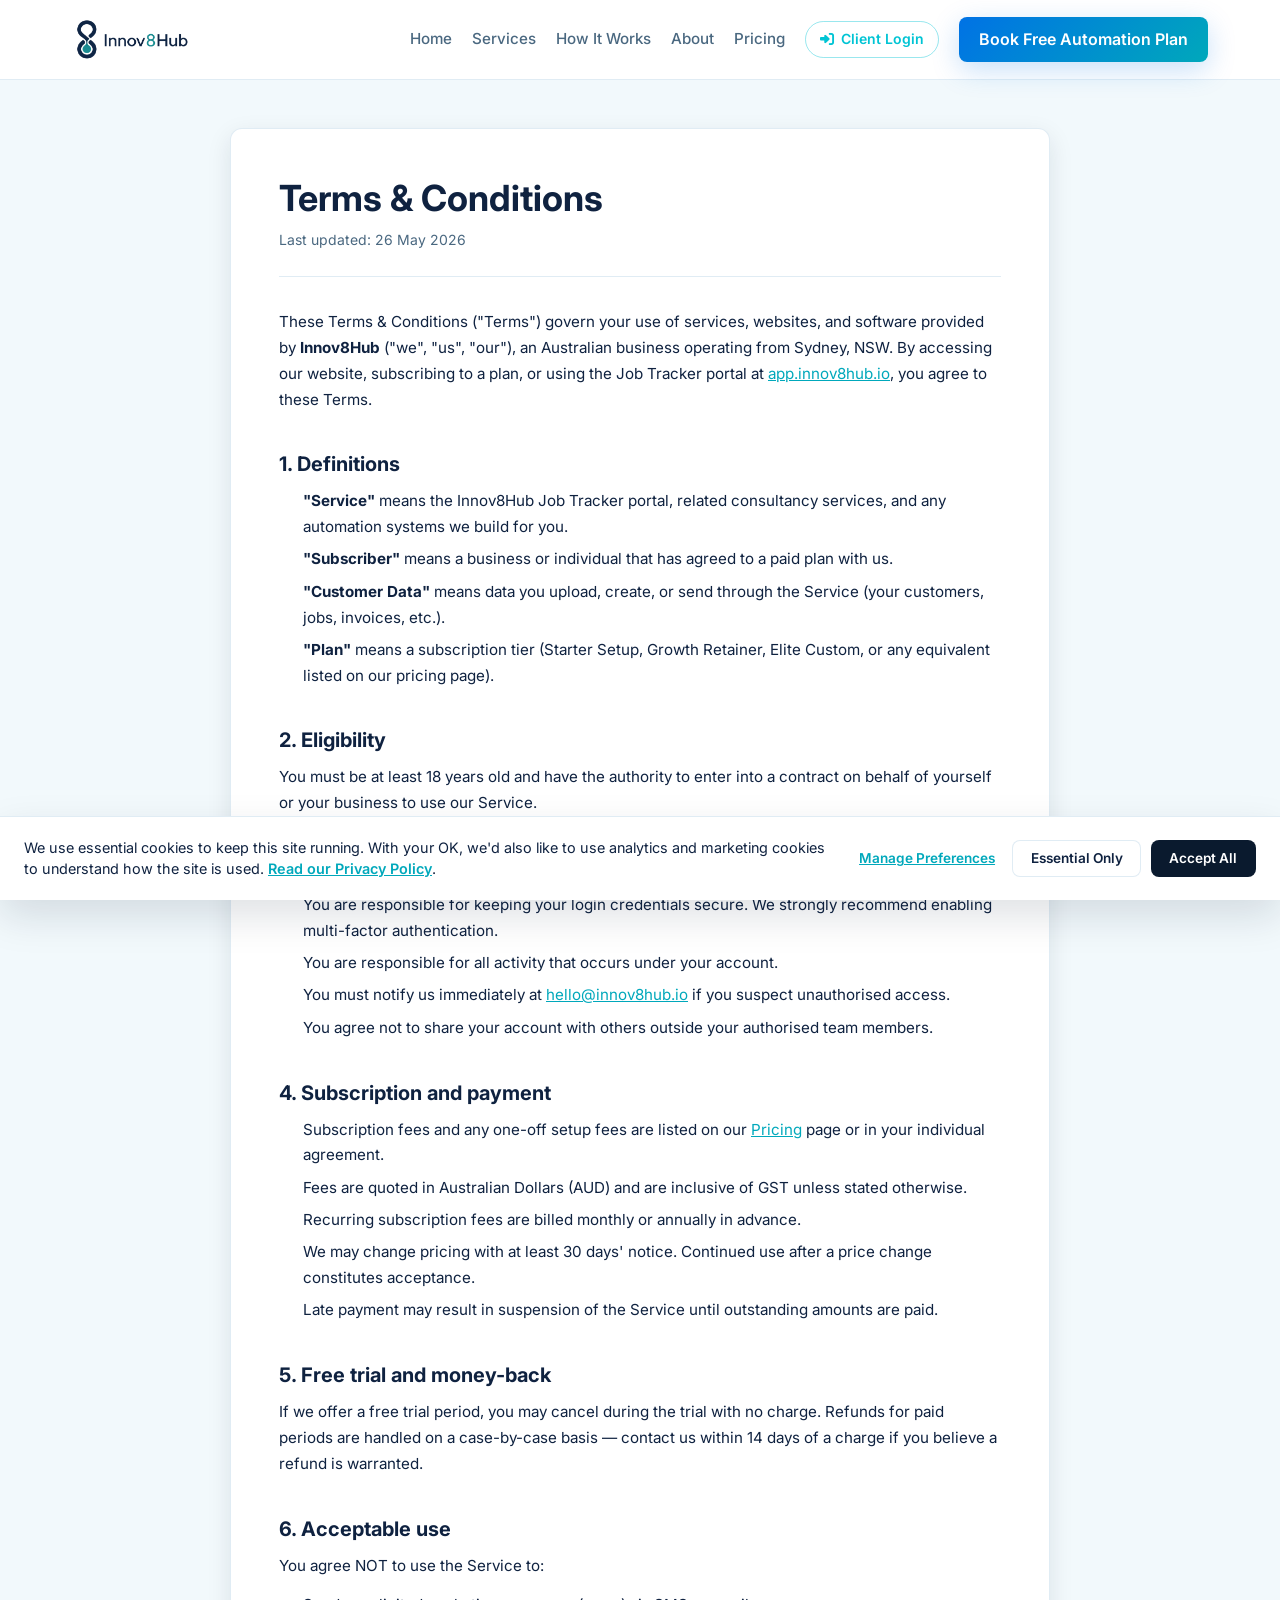
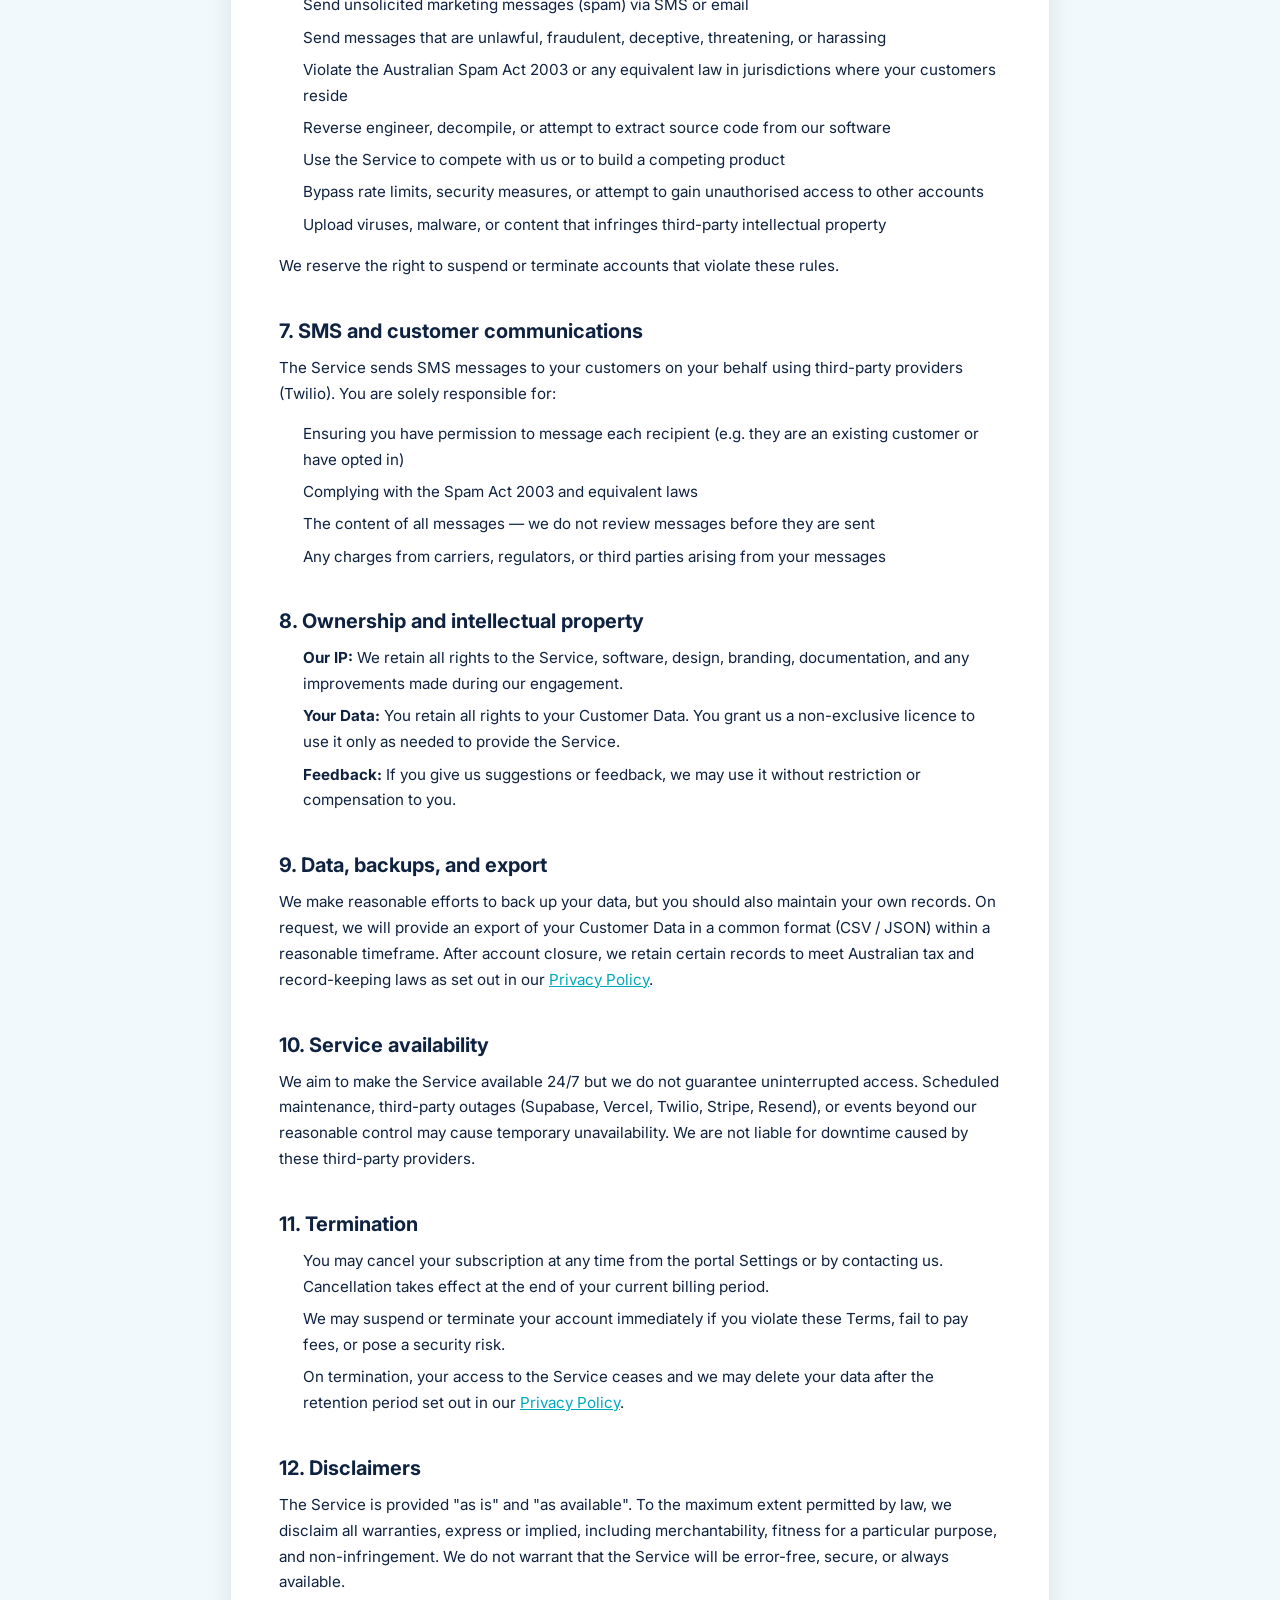
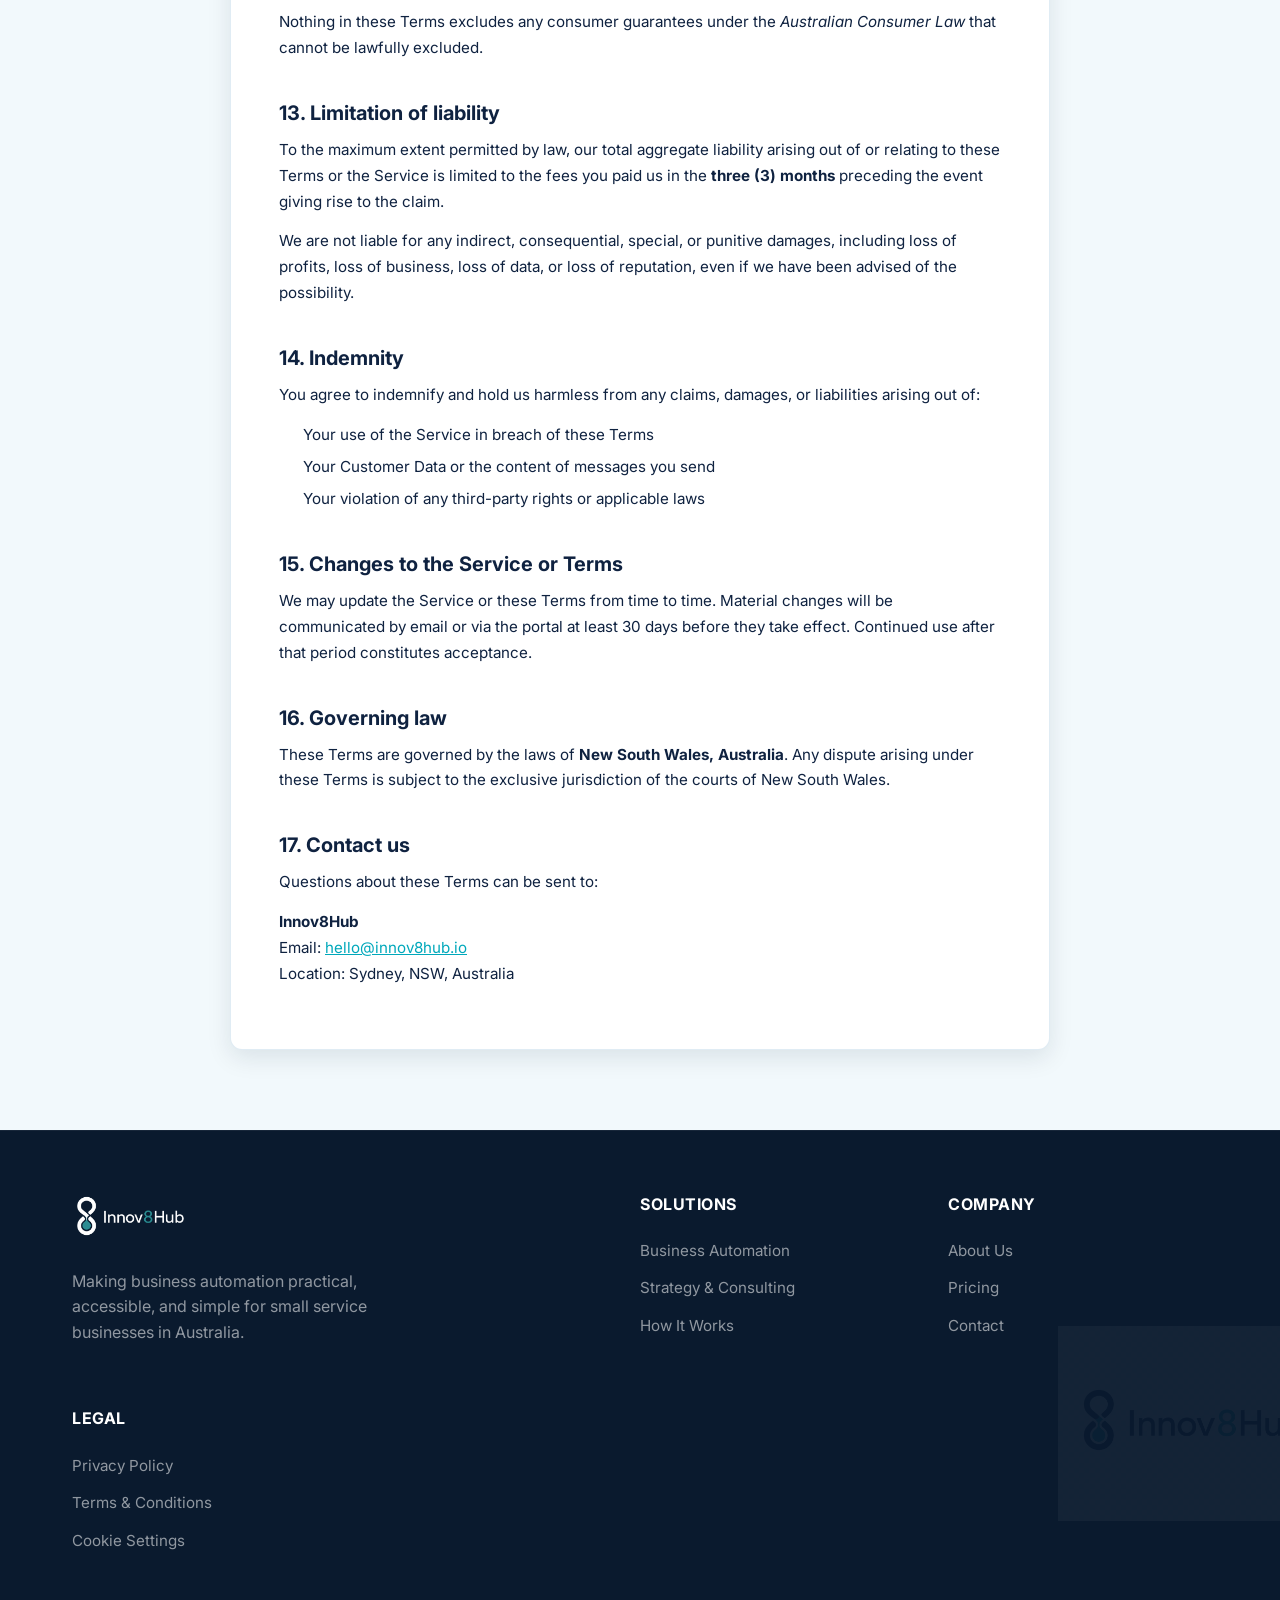
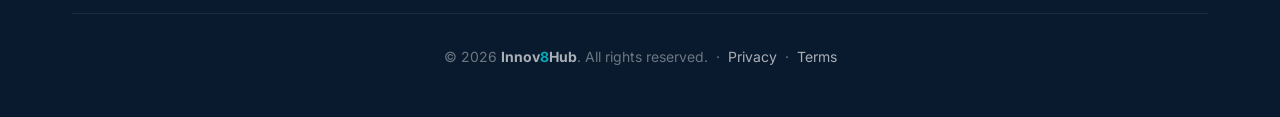
<file: website/terms.html>
<!DOCTYPE html>
<html lang="en">
<head>
  <meta charset="UTF-8">
  <meta name="viewport" content="width=device-width, initial-scale=1.0">
  <title>Terms &amp; Conditions | Innov8Hub</title>
  <meta name="description" content="Terms and conditions for using Innov8Hub services and the Job Tracker portal.">
  <link rel="stylesheet" href="https://cdnjs.cloudflare.com/ajax/libs/font-awesome/6.4.0/css/all.min.css">
  <link rel="stylesheet" href="css/style.css">
  <link rel="icon" type="image/svg+xml" href="img/favicon.svg">
  <link rel="icon" type="image/png" href="img/favicon.png?v=2">
  <link rel="apple-touch-icon" href="img/apple-touch-icon.png">
  <style>
    .legal-page { padding: calc(var(--nav-height) + 3rem) 0 5rem; background: var(--bg-alt); }
    .legal-content { max-width: 820px; margin: 0 auto; background: #FFFFFF; padding: 3rem; border-radius: var(--radius); box-shadow: var(--shadow-md); border: 1px solid var(--border); }
    .legal-content h1 { font-size: 2.25rem; margin-bottom: 0.5rem; color: var(--text-main); }
    .legal-content .last-updated { color: var(--text-light); font-size: 0.875rem; margin-bottom: 2rem; padding-bottom: 1.5rem; border-bottom: 1px solid var(--border); }
    .legal-content h2 { font-size: 1.25rem; margin-top: 2.5rem; margin-bottom: 0.75rem; color: var(--text-main); }
    .legal-content h3 { font-size: 1rem; margin-top: 1.5rem; margin-bottom: 0.5rem; color: var(--text-main); font-weight: 600; }
    .legal-content p, .legal-content li { color: var(--text-main); line-height: 1.7; font-size: 0.95rem; margin-bottom: 0.875rem; }
    .legal-content ul { padding-left: 1.5rem; margin-bottom: 1rem; }
    .legal-content li { margin-bottom: 0.4rem; }
    .legal-content a { color: var(--teal); text-decoration: underline; }
    .legal-content strong { color: var(--text-main); }
    @media (max-width: 768px) {
      .legal-content { padding: 2rem 1.5rem; }
      .legal-content h1 { font-size: 1.75rem; }
    }
  </style>
  <meta property="og:type"        content="website">
  <meta property="og:title"       content="Terms & Conditions | Innov8Hub">
  <meta property="og:description" content="Terms and conditions governing use of Innov8Hub services, websites, and the Job Tracker portal.">
  <meta property="og:url"         content="https://innov8hub.io/terms.html">
  <meta property="og:image"       content="https://innov8hub.io/img/logo.png">
  <meta property="og:site_name"   content="Innov8Hub">
  <meta name="twitter:card"        content="summary_large_image">
  <meta name="twitter:title"       content="Terms & Conditions | Innov8Hub">
  <meta name="twitter:description" content="Terms and conditions governing use of Innov8Hub services, websites, and the Job Tracker portal.">
  <script type="application/ld+json">
  {
    "@context": "https://schema.org",
    "@type": "Organization",
    "name": "Innov8Hub",
    "url": "https://innov8hub.io",
    "logo": "https://innov8hub.io/img/logo.png",
    "description": "Innov8Hub automates job tracking, invoicing, and admin for Australian service businesses.",
    "address": { "@type": "PostalAddress", "addressCountry": "AU" }
  }
  </script>
</head>
<body>

  <nav class="navbar">
    <div class="container nav-container">
      <a href="index.html" class="logo">
        <img src="img/logo.png" alt="Innov8Hub logo" class="logo-full" style="max-height: 44px; width: auto; object-fit: contain; flex-shrink: 0;">
      </a>
      <div class="nav-links">
        <a href="index.html" class="nav-link">Home</a>
        <a href="services.html" class="nav-link">Services</a>
        <a href="how-it-works.html" class="nav-link">How It Works</a>
        <a href="about.html" class="nav-link">About</a>
        <a href="pricing.html" class="nav-link">Pricing</a>
        <a href="https://app.innov8hub.io" class="client-login-link"><i class="fa-solid fa-right-to-bracket"></i> Client Login</a>
        <a href="contact.html" class="btn btn-primary" style="padding: 0.6rem 1.25rem;">Book Free Automation Plan</a>
      </div>
      <button class="mobile-menu-btn"><i class="fa-solid fa-bars"></i></button>
    </div>
  </nav>

  <section class="legal-page">
    <div class="container">
      <div class="legal-content">
        <h1>Terms &amp; Conditions</h1>
        <p class="last-updated">Last updated: 26 May 2026</p>

        <p>These Terms &amp; Conditions ("Terms") govern your use of services, websites, and software provided by <strong>Innov8Hub</strong> ("we", "us", "our"), an Australian business operating from Sydney, NSW. By accessing our website, subscribing to a plan, or using the Job Tracker portal at <a href="https://app.innov8hub.io">app.innov8hub.io</a>, you agree to these Terms.</p>

        <h2>1. Definitions</h2>
        <ul>
          <li><strong>"Service"</strong> means the Innov8Hub Job Tracker portal, related consultancy services, and any automation systems we build for you.</li>
          <li><strong>"Subscriber"</strong> means a business or individual that has agreed to a paid plan with us.</li>
          <li><strong>"Customer Data"</strong> means data you upload, create, or send through the Service (your customers, jobs, invoices, etc.).</li>
          <li><strong>"Plan"</strong> means a subscription tier (Starter Setup, Growth Retainer, Elite Custom, or any equivalent listed on our pricing page).</li>
        </ul>

        <h2>2. Eligibility</h2>
        <p>You must be at least 18 years old and have the authority to enter into a contract on behalf of yourself or your business to use our Service.</p>

        <h2>3. Account responsibilities</h2>
        <ul>
          <li>You are responsible for keeping your login credentials secure. We strongly recommend enabling multi-factor authentication.</li>
          <li>You are responsible for all activity that occurs under your account.</li>
          <li>You must notify us immediately at <a href="mailto:hello@innov8hub.io">hello@innov8hub.io</a> if you suspect unauthorised access.</li>
          <li>You agree not to share your account with others outside your authorised team members.</li>
        </ul>

        <h2>4. Subscription and payment</h2>
        <ul>
          <li>Subscription fees and any one-off setup fees are listed on our <a href="pricing.html">Pricing</a> page or in your individual agreement.</li>
          <li>Fees are quoted in Australian Dollars (AUD) and are inclusive of GST unless stated otherwise.</li>
          <li>Recurring subscription fees are billed monthly or annually in advance.</li>
          <li>We may change pricing with at least 30 days' notice. Continued use after a price change constitutes acceptance.</li>
          <li>Late payment may result in suspension of the Service until outstanding amounts are paid.</li>
        </ul>

        <h2>5. Free trial and money-back</h2>
        <p>If we offer a free trial period, you may cancel during the trial with no charge. Refunds for paid periods are handled on a case-by-case basis — contact us within 14 days of a charge if you believe a refund is warranted.</p>

        <h2>6. Acceptable use</h2>
        <p>You agree NOT to use the Service to:</p>
        <ul>
          <li>Send unsolicited marketing messages (spam) via SMS or email</li>
          <li>Send messages that are unlawful, fraudulent, deceptive, threatening, or harassing</li>
          <li>Violate the Australian Spam Act 2003 or any equivalent law in jurisdictions where your customers reside</li>
          <li>Reverse engineer, decompile, or attempt to extract source code from our software</li>
          <li>Use the Service to compete with us or to build a competing product</li>
          <li>Bypass rate limits, security measures, or attempt to gain unauthorised access to other accounts</li>
          <li>Upload viruses, malware, or content that infringes third-party intellectual property</li>
        </ul>
        <p>We reserve the right to suspend or terminate accounts that violate these rules.</p>

        <h2>7. SMS and customer communications</h2>
        <p>The Service sends SMS messages to your customers on your behalf using third-party providers (Twilio). You are solely responsible for:</p>
        <ul>
          <li>Ensuring you have permission to message each recipient (e.g. they are an existing customer or have opted in)</li>
          <li>Complying with the Spam Act 2003 and equivalent laws</li>
          <li>The content of all messages — we do not review messages before they are sent</li>
          <li>Any charges from carriers, regulators, or third parties arising from your messages</li>
        </ul>

        <h2>8. Ownership and intellectual property</h2>
        <ul>
          <li><strong>Our IP:</strong> We retain all rights to the Service, software, design, branding, documentation, and any improvements made during our engagement.</li>
          <li><strong>Your Data:</strong> You retain all rights to your Customer Data. You grant us a non-exclusive licence to use it only as needed to provide the Service.</li>
          <li><strong>Feedback:</strong> If you give us suggestions or feedback, we may use it without restriction or compensation to you.</li>
        </ul>

        <h2>9. Data, backups, and export</h2>
        <p>We make reasonable efforts to back up your data, but you should also maintain your own records. On request, we will provide an export of your Customer Data in a common format (CSV / JSON) within a reasonable timeframe. After account closure, we retain certain records to meet Australian tax and record-keeping laws as set out in our <a href="privacy.html">Privacy Policy</a>.</p>

        <h2>10. Service availability</h2>
        <p>We aim to make the Service available 24/7 but we do not guarantee uninterrupted access. Scheduled maintenance, third-party outages (Supabase, Vercel, Twilio, Stripe, Resend), or events beyond our reasonable control may cause temporary unavailability. We are not liable for downtime caused by these third-party providers.</p>

        <h2>11. Termination</h2>
        <ul>
          <li>You may cancel your subscription at any time from the portal Settings or by contacting us. Cancellation takes effect at the end of your current billing period.</li>
          <li>We may suspend or terminate your account immediately if you violate these Terms, fail to pay fees, or pose a security risk.</li>
          <li>On termination, your access to the Service ceases and we may delete your data after the retention period set out in our <a href="privacy.html">Privacy Policy</a>.</li>
        </ul>

        <h2>12. Disclaimers</h2>
        <p>The Service is provided "as is" and "as available". To the maximum extent permitted by law, we disclaim all warranties, express or implied, including merchantability, fitness for a particular purpose, and non-infringement. We do not warrant that the Service will be error-free, secure, or always available.</p>
        <p>Nothing in these Terms excludes any consumer guarantees under the <em>Australian Consumer Law</em> that cannot be lawfully excluded.</p>

        <h2>13. Limitation of liability</h2>
        <p>To the maximum extent permitted by law, our total aggregate liability arising out of or relating to these Terms or the Service is limited to the fees you paid us in the <strong>three (3) months</strong> preceding the event giving rise to the claim.</p>
        <p>We are not liable for any indirect, consequential, special, or punitive damages, including loss of profits, loss of business, loss of data, or loss of reputation, even if we have been advised of the possibility.</p>

        <h2>14. Indemnity</h2>
        <p>You agree to indemnify and hold us harmless from any claims, damages, or liabilities arising out of:</p>
        <ul>
          <li>Your use of the Service in breach of these Terms</li>
          <li>Your Customer Data or the content of messages you send</li>
          <li>Your violation of any third-party rights or applicable laws</li>
        </ul>

        <h2>15. Changes to the Service or Terms</h2>
        <p>We may update the Service or these Terms from time to time. Material changes will be communicated by email or via the portal at least 30 days before they take effect. Continued use after that period constitutes acceptance.</p>

        <h2>16. Governing law</h2>
        <p>These Terms are governed by the laws of <strong>New South Wales, Australia</strong>. Any dispute arising under these Terms is subject to the exclusive jurisdiction of the courts of New South Wales.</p>

        <h2>17. Contact us</h2>
        <p>Questions about these Terms can be sent to:</p>
        <p>
          <strong>Innov8Hub</strong><br>
          Email: <a href="mailto:hello@innov8hub.io">hello@innov8hub.io</a><br>
          Location: Sydney, NSW, Australia
        </p>
      </div>
    </div>
  </section>

  <footer class="footer">
    <div class="container">
      <div class="footer-top">
        <div>
          <a href="index.html" class="logo" style="font-size: 1.75rem; margin-bottom: 1rem; display: inline-flex;">
            <img src="img/logo-inverted.png" alt="Innov8Hub logo" class="logo-full" style="max-height: 42px; width: auto; object-fit: contain; flex-shrink: 0;">
          </a>
          <p class="footer-desc">Making business automation practical, accessible, and simple for small service businesses in Australia.</p>
        </div>
        <div>
          <h4>Solutions</h4>
          <ul class="footer-links">
            <li><a href="services.html">Business Automation</a></li>
            <li><a href="services.html">Strategy &amp; Consulting</a></li>
            <li><a href="how-it-works.html">How It Works</a></li>
          </ul>
        </div>
        <div>
          <h4>Company</h4>
          <ul class="footer-links">
            <li><a href="about.html">About Us</a></li>
            <li><a href="pricing.html">Pricing</a></li>
            <li><a href="contact.html">Contact</a></li>
          </ul>
        </div>
        <div>
          <h4>Legal</h4>
          <ul class="footer-links">
            <li><a href="privacy.html">Privacy Policy</a></li>
            <li><a href="terms.html">Terms &amp; Conditions</a></li>
            <li><a href="#" data-cookie-settings>Cookie Settings</a></li>
          </ul>
        </div>
      </div>
      <div class="footer-bottom">
        <p>&copy; 2026 <span class="brand-name" style="color: rgba(255,255,255,0.65);">Innov<span class="brand-8">8</span>Hub</span>. All rights reserved. &nbsp;·&nbsp; <a href="privacy.html" style="color: rgba(255,255,255,0.65);">Privacy</a> &nbsp;·&nbsp; <a href="terms.html" style="color: rgba(255,255,255,0.65);">Terms</a></p>
      </div>
    </div>
  </footer>

  <script src="js/main.js"></script>
  <script src="js/cookie-consent.js" defer></script>
</body>
</html>
</file>
<file: website/css/style.css>
@import url('https://fonts.googleapis.com/css2?family=Inter:wght@300;400;500;600;700;900&display=swap');

:root {
  /* === Brand Colours === */
  --primary:       #0A1A2E;        /* Deep navy — hero, footer, dark sections */
  --primary-mid:   #0D2444;        /* Slightly lighter navy */
  --secondary:     #0072E5;        /* Electric blue */
  --teal:          #00A8BB;        /* Brand teal (pulled from logo midtone) */
  --accent:        #00C4D4;        /* Bright teal-cyan */
  --accent-light:  #E0F8FA;        /* Very light teal tint */
  --danger:        #EF4444;

  /* === Light Backgrounds === */
  --bg-main:       #FFFFFF;        /* Pure white — main page bg */
  --bg-alt:        #F2F9FC;        /* Light teal-tinted alt sections */
  --bg-teal:       #EAF6F8;        /* Teal-washed highlight sections */
  --surface:       #FFFFFF;        /* Cards / form panels */
  --surface-alt:   #F8FCFD;        /* Slightly tinted card variant */

  /* === Text === */
  --text-main:     #0F2240;        /* Dark navy headings & body */
  --text-light:    #4A6880;        /* Muted steel-blue */
  --text-muted:    #7A9CB4;        /* Very muted */

  /* === Borders === */
  --border:        rgba(0, 100, 160, 0.12);
  --border-teal:   rgba(0, 168, 187, 0.35);
  --border-bright: rgba(0, 196, 212, 0.5);

  /* === Shadows === */
  --shadow-sm:     0 2px 8px rgba(10, 26, 46, 0.07);
  --shadow-md:     0 8px 24px rgba(10, 26, 46, 0.10);
  --shadow-lg:     0 16px 40px rgba(10, 26, 46, 0.13);
  --shadow-teal:   0 8px 28px rgba(0, 168, 187, 0.22);
  --shadow-blue:   0 8px 28px rgba(0, 114, 229, 0.22);

  /* === Layout === */
  --font-main:     'Inter', sans-serif;
  --nav-height:    80px;
  --transition:    all 0.3s ease;
  --radius:        12px;
}

/* ── Base Reset ──────────────────────────────────────────────── */
* { margin: 0; padding: 0; box-sizing: border-box; }
html { scroll-behavior: smooth; }

body {
  font-family: var(--font-main);
  background-color: var(--bg-main);
  color: var(--text-main);
  line-height: 1.6;
  -webkit-font-smoothing: antialiased;
  -moz-osx-font-smoothing: grayscale;
}

h1, h2, h3, h4, h5, h6 {
  color: var(--text-main);
  font-weight: 700;
  line-height: 1.2;
}

h1 { font-size: 3rem;    margin-bottom: 1rem; }
h2 { font-size: 2.25rem; margin-bottom: 1rem; }
h3 { font-size: 1.5rem;  margin-bottom: 0.75rem; text-align: left; }

p   { margin-bottom: 1rem; }
a   { text-decoration: none; color: var(--secondary); transition: var(--transition); }
img { max-width: 100%; height: auto; display: block; }
ul  { list-style: none; }

/* ── Branded Name ────────────────────────────────────────────── */
.brand-8 {
  color: var(--teal);
  font-weight: inherit;
}

.brand-name {
  font-weight: 700;
}

/* ── Layout Utilities ────────────────────────────────────────── */
.container {
  width: 100%;
  max-width: 1200px;
  margin: 0 auto;
  padding: 0 2rem;
}

section { padding: 5rem 0; }

.bg-alt      { background-color: var(--bg-alt); }
.bg-teal     { background-color: var(--bg-teal); }
.bg-dark     { background-color: var(--primary); }
.text-center { text-align: center; }

.section-header {
  margin-bottom: 3.5rem;
  max-width: 700px;
  margin-left: auto;
  margin-right: auto;
  text-align: center;
}
.section-header p { font-size: 1.125rem; color: var(--text-light); }

/* Teal accent divider under section titles */
.teal-divider {
  width: 48px;
  height: 3px;
  background: linear-gradient(90deg, var(--teal), var(--accent));
  border-radius: 2px;
  margin: 0 auto 1.25rem;
}

/* ── Buttons ─────────────────────────────────────────────────── */
.btn {
  display: inline-flex;
  align-items: center;
  justify-content: center;
  padding: 0.75rem 1.5rem;
  border-radius: 8px;
  font-weight: 600;
  font-size: 1rem;
  cursor: pointer;
  transition: var(--transition);
  border: none;
  gap: 0.5rem;
}

.btn-primary {
  background: linear-gradient(135deg, var(--secondary), var(--teal));
  color: #FFFFFF;
  box-shadow: var(--shadow-blue);
}
.btn-primary:hover {
  background: linear-gradient(135deg, #005FCC, #0096AA);
  transform: translateY(-2px);
  box-shadow: var(--shadow-teal);
  color: #FFFFFF;
}

.btn-secondary {
  background: var(--secondary);
  color: #FFFFFF;
  box-shadow: var(--shadow-blue);
}
.btn-secondary:hover {
  background: #005FCC;
  transform: translateY(-2px);
  box-shadow: var(--shadow-blue);
  color: #FFFFFF;
}

.btn-teal {
  background: linear-gradient(135deg, var(--teal), var(--accent));
  color: #FFFFFF;
  box-shadow: var(--shadow-teal);
}
.btn-teal:hover {
  background: linear-gradient(135deg, #008A9B, #00AABB);
  transform: translateY(-2px);
  box-shadow: var(--shadow-teal);
  color: #FFFFFF;
}

.btn-outline {
  background: transparent;
  color: var(--text-main);
  border: 1.5px solid var(--border-teal);
}
.btn-outline:hover {
  border-color: var(--teal);
  background: var(--accent-light);
  color: var(--teal);
}

/* ── Navigation ──────────────────────────────────────────────── */
.navbar {
  position: fixed;
  top: 0;
  left: 0;
  width: 100%;
  height: var(--nav-height);
  background-color: rgba(255, 255, 255, 0.97);
  backdrop-filter: blur(12px);
  -webkit-backdrop-filter: blur(12px);
  z-index: 1000;
  border-bottom: 1px solid var(--border);
  transition: var(--transition);
}

.navbar.scrolled {
  box-shadow: var(--shadow-md);
  height: 70px;
}

.nav-container {
  display: flex;
  justify-content: space-between;
  align-items: center;
  height: 100%;
}

.logo {
  font-size: 1.5rem;
  font-weight: 700;
  color: var(--text-main);
  display: flex;
  align-items: center;
  gap: 0.6rem;
}

/* Approved logo asset sizing — desktop */
.logo .logo-full {
  max-height: 44px;
  width: auto;
  object-fit: contain;
  flex-shrink: 0;
}

.nav-links {
  display: flex;
  gap: 1.25rem;
  align-items: center;
  flex-wrap: nowrap;
}

.nav-links .btn,
.nav-links .client-login-link {
  white-space: nowrap;
  flex-shrink: 0;
}

.nav-link {
  color: var(--text-light);
  font-weight: 500;
  font-size: 0.95rem;
  transition: var(--transition);
}
.nav-link:hover, .nav-link.active { color: var(--teal); }

.client-login-link {
  display: inline-flex;
  align-items: center;
  gap: 0.4rem;
  color: var(--accent);
  font-weight: 600;
  font-size: 0.875rem;
  padding: 0.4rem 0.9rem;
  border: 1px solid rgba(0, 196, 212, 0.4);
  border-radius: 999px;
  transition: var(--transition);
  white-space: nowrap;
}
.client-login-link:hover {
  background: rgba(0, 196, 212, 0.08);
  border-color: var(--accent);
  color: var(--accent);
}

.mobile-menu-btn {
  display: none;
  background: none;
  border: none;
  font-size: 1.5rem;
  color: var(--text-main);
  cursor: pointer;
}

/* ── Hero Section (dark — makes the logo pop) ────────────────── */
.hero {
  padding: calc(var(--nav-height) + 5rem) 0 6rem;
  background: linear-gradient(135deg, #0A1A2E 0%, #0C2348 50%, #082038 100%);
  position: relative;
  overflow: hidden;
}

/* Soft teal glow on hero */
.hero::before {
  content: '';
  position: absolute;
  top: -15%;
  right: -8%;
  width: 55vw;
  height: 55vw;
  background: radial-gradient(circle, rgba(0, 168, 187, 0.12) 0%, transparent 65%);
  border-radius: 50%;
  z-index: 0;
}

.hero::after {
  content: '';
  position: absolute;
  bottom: -20%;
  left: -10%;
  width: 40vw;
  height: 40vw;
  background: radial-gradient(circle, rgba(0, 114, 229, 0.08) 0%, transparent 65%);
  border-radius: 50%;
  z-index: 0;
}

/* Large background logo mark on hero */
.hero-logo-bg {
  position: absolute;
  right: -2%;
  top: 50%;
  transform: translateY(-50%);
  width: 35%;
  max-width: 400px;
  opacity: 0.07;
  z-index: 0;
  pointer-events: none;
  border-radius: 16px;
}

.hero-content {
  position: relative;
  z-index: 1;
  max-width: 800px;
  margin: 0 auto;
  text-align: center;
}

.hero-title {
  font-size: 3.5rem;
  letter-spacing: -0.02em;
  margin-bottom: 1.5rem;
  color: #FFFFFF;
}

.hero-subtitle {
  font-size: 1.25rem;
  color: rgba(255,255,255,0.72);
  margin-bottom: 2.5rem;
  max-width: 650px;
  margin-left: auto;
  margin-right: auto;
}

.hero-ctas { display: flex; gap: 1rem; justify-content: center; }

/* Hero text override for dark bg */
.hero h1, .hero h2 { color: #FFFFFF; }
.hero .hero-title span.brand-8 { color: var(--accent); }
.hero .btn-outline {
  border-color: rgba(255,255,255,0.35);
  color: #FFFFFF;
}
.hero .btn-outline:hover {
  border-color: var(--accent);
  background: rgba(0,196,212,0.12);
  color: var(--accent);
}

/* ── Page Headers (light version for inner pages) ────────────── */
.page-header {
  padding: calc(var(--nav-height) + 4rem) 0 4rem;
  background: linear-gradient(135deg, var(--primary) 0%, var(--primary-mid) 100%);
  text-align: center;
  position: relative;
  overflow: hidden;
}

.page-header h1, .page-header p { color: #FFFFFF; }
.page-header p { color: rgba(255,255,255,0.7); }

.page-header .watermark-logo {
  position: absolute;
  left: 50%;
  top: 50%;
  transform: translate(-50%, -50%);
  width: 200px;
  opacity: 0.06;
  pointer-events: none;
  border-radius: 16px;
}

/* ── Cards & Grid ────────────────────────────────────────────── */
.grid { display: grid; gap: 2rem; }
.grid-2 { grid-template-columns: repeat(2, 1fr); }
.grid-3 { grid-template-columns: repeat(3, 1fr); }
.grid-4 { grid-template-columns: repeat(4, 1fr); }

.card {
  background: var(--surface);
  border-radius: var(--radius);
  padding: 2rem;
  border: 1px solid var(--border);
  box-shadow: var(--shadow-sm);
  transition: var(--transition);
  height: 100%;
  display: flex;
  flex-direction: column;
  align-items: center;
  text-align: center;
}

.card:hover {
  transform: translateY(-4px);
  box-shadow: var(--shadow-md);
  border-color: var(--border-teal);
}

/* Card with left teal accent border */
.card-teal-left {
  border-left: 3px solid var(--teal);
}

.card-icon {
  width: 52px;
  height: 52px;
  background: var(--accent-light);
  color: var(--teal);
  border-radius: 12px;
  display: flex;
  align-items: center;
  justify-content: center;
  font-size: 1.4rem;
  margin-bottom: 1.5rem;
  border: 1px solid var(--border-teal);
}

.card-title  { font-size: 1.25rem; margin-bottom: 0.75rem; }
.card-desc   { color: var(--text-light); font-size: 0.95rem; margin-bottom: 0; }

/* Dark card (problem section) */
.card-dark {
  background: var(--primary);
  border: none;
  color: #FFFFFF;
}
.card-dark h3 { color: #FFFFFF; }
.card-dark:hover {
  border-color: transparent;
  box-shadow: var(--shadow-teal);
}

/* ── Feature Badges ──────────────────────────────────────────── */
.feature-badge {
  display: inline-block;
  padding: 0.3rem 0.85rem;
  background: var(--accent-light);
  color: var(--teal);
  border-radius: 20px;
  font-size: 0.85rem;
  font-weight: 600;
  margin-bottom: 1rem;
  border: 1px solid var(--border-teal);
}

/* ── Impact Stats ────────────────────────────────────────────── */
.stat-number {
  font-size: 3.5rem;
  font-weight: 900;
  letter-spacing: -0.02em;
  background: linear-gradient(135deg, var(--teal), var(--secondary));
  -webkit-background-clip: text;
  -webkit-text-fill-color: transparent;
  background-clip: text;
}

/* ── CTA Section (dark/teal band) ────────────────────────────── */
.cta-section {
  background: linear-gradient(135deg, var(--primary) 0%, #0D2A48 100%);
  border-radius: var(--radius);
  padding: 4rem 2rem;
  text-align: center;
  position: relative;
  overflow: hidden;
  color: #FFFFFF;
}

.cta-section::before {
  content: '';
  position: absolute;
  top: -60%;
  left: 50%;
  transform: translateX(-50%);
  width: 600px;
  height: 600px;
  background: radial-gradient(circle, rgba(0, 168, 187, 0.1) 0%, transparent 65%);
  border-radius: 50%;
  pointer-events: none;
}

.cta-section h2 { color: #FFFFFF; }
.cta-section p  { color: rgba(255,255,255,0.72); }

.cta-logo-mark {
  display: flex;
  justify-content: center;
  margin-bottom: 1.5rem;
}

/* ── Forms ───────────────────────────────────────────────────── */
.form-group  { margin-bottom: 1.5rem; }

.form-label {
  display: block;
  font-weight: 500;
  margin-bottom: 0.5rem;
  color: var(--text-main);
}

.form-control {
  width: 100%;
  padding: 0.75rem 1rem;
  border: 1.5px solid var(--border);
  border-radius: 8px;
  font-family: var(--font-main);
  font-size: 1rem;
  transition: var(--transition);
  background: #FFFFFF;
  color: var(--text-main);
}

.form-control::placeholder { color: var(--text-muted); }

.form-control:focus {
  outline: none;
  border-color: var(--teal);
  box-shadow: 0 0 0 3px rgba(0, 168, 187, 0.12);
}

textarea.form-control { min-height: 150px; resize: vertical; }

/* ── Footer ──────────────────────────────────────────────────── */
.footer {
  background: var(--primary);
  color: #FFFFFF;
  padding: 4rem 0 2rem;
  border-top: 1px solid rgba(255,255,255,0.06);
  position: relative;
  overflow: hidden;
}

/* Subtle background logo in footer */
.footer::before {
  content: '';
  position: absolute;
  right: -3%;
  top: 50%;
  transform: translateY(-50%);
  width: 260px;
  height: 260px;
  background: url('../img/logo-photo.png') center/contain no-repeat;
  opacity: 0.04;
  pointer-events: none;
  border-radius: 16px;
}

.footer-top {
  display: grid;
  grid-template-columns: 2fr 1fr 1fr;
  gap: 3rem;
  margin-bottom: 3rem;
  position: relative;
  z-index: 1;
}

.footer-desc { color: rgba(255,255,255,0.55); max-width: 300px; margin-top: 1rem; }

.footer h4 {
  color: #FFFFFF;
  margin-bottom: 1.5rem;
  font-size: 1rem;
  text-transform: uppercase;
  letter-spacing: 0.5px;
}

.footer-links li { margin-bottom: 0.75rem; }
.footer-links a  { color: rgba(255,255,255,0.55); font-size: 0.95rem; }
.footer-links a:hover { color: var(--accent); }

.footer-bottom {
  border-top: 1px solid rgba(255, 255, 255, 0.08);
  padding-top: 2rem;
  text-align: center;
  color: rgba(255,255,255,0.4);
  font-size: 0.875rem;
  position: relative;
  z-index: 1;
}

/* ── Pricing ─────────────────────────────────────────────────── */
.pricing-card {
  background: var(--surface);
  border: 1.5px solid var(--border);
  border-radius: var(--radius);
  padding: 2.5rem;
  text-align: center;
  transition: var(--transition);
  position: relative;
  overflow: hidden;
  display: flex;
  flex-direction: column;
}

/* 4-card layout: tighter padding so they fit on standard desktop widths */
.pricing-grid .pricing-card { padding: 2rem 1.5rem; }
.pricing-grid .pricing-card.popular { transform: scale(1.03); }
.pricing-grid .pricing-card.popular:hover { transform: scale(1.03) translateY(-4px); }
.pricing-grid .pricing-features { padding-left: 0; list-style: none; }
.pricing-grid .pricing-features li { font-size: 0.85rem; margin-bottom: 0.55rem; align-items: flex-start; }
.pricing-grid .pricing-features li i { margin-top: 4px; flex-shrink: 0; }

.pricing-card:hover {
  transform: translateY(-5px);
  box-shadow: var(--shadow-teal);
  border-color: var(--border-teal);
}

.pricing-card.popular {
  border-color: var(--teal);
  box-shadow: var(--shadow-teal);
  transform: scale(1.05);
  z-index: 2;
}
.pricing-card.popular:hover { transform: scale(1.05) translateY(-5px); }

.pricing-badge {
  position: absolute;
  top: 0;
  left: 50%;
  transform: translateX(-50%);
  background: linear-gradient(90deg, var(--secondary), var(--teal));
  color: #FFFFFF;
  padding: 0.25rem 1.5rem;
  border-bottom-left-radius: 8px;
  border-bottom-right-radius: 8px;
  font-size: 0.8rem;
  font-weight: 700;
  text-transform: uppercase;
  letter-spacing: 0.5px;
}

.pricing-price {
  font-size: 3rem;
  font-weight: 700;
  color: var(--text-main);
  margin-bottom: 0.5rem;
}
.pricing-price span { font-size: 1rem; color: var(--text-light); font-weight: 400; }

.pricing-features {
  text-align: left;
  margin: 2rem 0;
  flex-grow: 1;
}

.pricing-features li {
  margin-bottom: 1rem;
  color: var(--text-main);
  display: flex;
  gap: 0.75rem;
}
.pricing-features li i { color: var(--teal); margin-top: 5px; }

/* ── Process Steps ───────────────────────────────────────────── */
.step-badge {
  width: 64px;
  height: 64px;
  background: linear-gradient(135deg, var(--secondary), var(--teal));
  color: #FFFFFF;
  border-radius: 50%;
  display: flex;
  align-items: center;
  justify-content: center;
  font-size: 1.5rem;
  font-weight: 900;
  flex-shrink: 0;
  box-shadow: var(--shadow-teal);
}

/* ── Process Outcome Block ────────────────────────────────────── */
.process-outcome {
  display: flex;
  gap: 2rem;
  background: linear-gradient(135deg, var(--primary), var(--primary-mid));
  border: 1px solid rgba(0,168,187,0.25);
  padding: 2.5rem;
  border-radius: var(--radius);
  box-shadow: var(--shadow-teal);
  margin-top: 3rem;
  align-items: center;
  color: #FFFFFF;
}

.outcome-icon {
  width: 70px;
  height: 70px;
  background: linear-gradient(135deg, var(--secondary), var(--teal));
  color: #FFFFFF;
  border-radius: 50%;
  display: flex;
  align-items: center;
  justify-content: center;
  font-size: 2.5rem;
  flex-shrink: 0;
  box-shadow: var(--shadow-teal);
}

.outcome-content h4 { color: #FFFFFF; font-size: 1.75rem; margin-bottom: 0.75rem; }
.outcome-content p  { margin: 0; font-size: 1.05rem; color: rgba(255,255,255,0.72); line-height: 1.7; }

/* ── Sticky Scroll (How It Works) ────────────────────────────── */
.sticky-scroll-container { height: 400vh; position: relative; }

.sticky-wrapper.full-bleed {
  position: sticky;
  top: var(--nav-height);
  height: calc(100vh - var(--nav-height));
  width: 100%;
  display: block;
  overflow: hidden;
}

.sticky-bg-image { position: absolute; top: 0; left: 0; width: 100%; height: 100%; z-index: 1; }
.sticky-bg-image img { width: 100%; height: 100%; object-fit: cover; transition: opacity 0.5s ease; }

.sticky-overlay {
  position: absolute; top: 0; left: 0; width: 100%; height: 100%;
  background: rgba(10, 26, 46, 0.5);
  z-index: 2;
}

.sticky-fg-container {
  position: relative; height: 100%; z-index: 3;
  display: flex; align-items: center; gap: 3rem; padding: 0 2rem;
}

.tracking-track {
  width: 4px; height: 50%;
  background: rgba(0,168,187,0.25);
  border-radius: 4px; position: relative;
}

.tracking-ball {
  width: 20px; height: 20px;
  background: var(--accent);
  border: 3px solid white;
  border-radius: 50%;
  position: absolute; left: 50%;
  transform: translateX(-50%);
  top: 0%; transition: top 0.1s linear;
  box-shadow: 0 0 12px rgba(0,196,212,0.7);
}

.sticky-content-container.overlay-style {
  position: relative; height: 350px; flex: 1; max-width: 500px;
}

.sticky-step {
  position: absolute; top: 50%; left: 0; width: 100%;
  transform: translateY(-20%); opacity: 0; pointer-events: none;
  transition: all 0.6s cubic-bezier(0.4, 0, 0.2, 1);
  background: rgba(255,255,255,0.96);
  backdrop-filter: blur(12px);
  padding: 3rem; border-radius: var(--radius);
  box-shadow: var(--shadow-lg);
  border: 1px solid var(--border-teal);
}

.sticky-step.active  { transform: translateY(-50%); opacity: 1; pointer-events: auto; z-index: 5; }
.sticky-step.out-top { transform: translateY(-80%); opacity: 0; }

.step-num {
  display: inline-flex; align-items: center; justify-content: center;
  width: 45px; height: 45px;
  background: linear-gradient(135deg, var(--secondary), var(--teal));
  color: white; border-radius: 50%;
  font-weight: bold; font-size: 1.25rem;
  margin-bottom: 1.5rem; box-shadow: var(--shadow-teal);
}

.sticky-step h4 { font-size: 1.75rem; margin-bottom: 0.75rem; color: var(--text-main); }
.sticky-step p  { color: var(--text-light); font-size: 1.1rem; margin: 0; line-height: 1.6; }

/* ── Step card that is horizontal on desktop, stacks on mobile ── */
.card-step {
  flex-direction: row !important;
  align-items: flex-start !important;
  text-align: left !important;
  gap: 2rem;
}

/* ── Animations ──────────────────────────────────────────────── */
@keyframes fadeSlideUp { to { opacity: 1; transform: translateY(0); } }

/* ── Tablet (≤ 992px) ────────────────────────────────────────── */
@media (max-width: 992px) {
  .hero-title { font-size: 2.75rem; }
  .grid-4, .grid-3 { grid-template-columns: repeat(2, 1fr); }
  .footer-top { grid-template-columns: 1fr 1fr; }
  .pricing-card.popular { transform: none; }
  .pricing-card.popular:hover { transform: translateY(-5px); }
  .hero-logo-bg { display: none; }
}

/* ── Mobile (≤ 768px) ────────────────────────────────────────── */
@media (max-width: 768px) {
  /* Mobile nav */
  .nav-links {
    position: fixed;
    top: var(--nav-height); left: 0; width: 100%;
    background-color: rgba(255,255,255,0.98);
    backdrop-filter: blur(12px);
    flex-direction: column; padding: 2rem; gap: 1.5rem;
    box-shadow: var(--shadow-md);
    clip-path: circle(0% at 100% 0);
    transition: all 0.4s ease-out;
    border-top: 1px solid var(--border);
  }
  .nav-links.open { clip-path: circle(150% at 100% 0); }
  .mobile-menu-btn { display: block; }
  /* Full-width CTA in mobile nav */
  .nav-links .btn,
  .nav-links .client-login-link { width: 100%; justify-content: center; text-align: center; }

  /* Typography */
  .hero-title { font-size: 2.1rem !important; }
  h1 { font-size: 2.1rem !important; line-height: 1.2 !important; }
  h2 { font-size: 1.65rem !important; line-height: 1.25 !important; }
  h3 { font-size: 1.25rem; }

  /* Section padding — sections only, never headers (handled separately below) */
  section { padding-top: 3rem !important; padding-bottom: 3rem !important; }

  /* Hero: clear the fixed navbar + comfortable breathing room */
  .hero { padding: calc(var(--nav-height) + 3rem) 0 3rem !important; }

  /* Inner page headers: must clear the fixed navbar — keep !important to beat element rules */
  .page-header { padding: calc(var(--nav-height) + 3rem) 0 3rem !important; }

  /* Container: 1.5rem (24px) side padding keeps text away from screen edges */
  .container { padding: 0 1.5rem; }

  /* Grids → single column */
  .grid-2, .grid-3, .grid-4 { grid-template-columns: 1fr !important; }
  .footer-top { grid-template-columns: 1fr !important; gap: 2rem; }

  /* Hero CTA — single button stays readable but not forced full width */
  .hero-ctas { flex-direction: column; align-items: flex-start; }
  .hero-ctas .btn { width: auto; min-width: 200px; }

  /* ROI widget inside hero — reduce padding */
  #roi-calculator { padding: 1.75rem !important; }

  /* Before/after tiles — reduce padding on mobile */
  .before-after-tile { padding: 1.75rem !important; }

  /* Step cards (how-it-works) — stack badge above text on mobile */
  .card-step {
    flex-direction: column !important;
    gap: 1rem !important;
  }
  .card-step .step-connector { display: none; }

  /* Pricing */
  .pricing-card { padding: 1.75rem; }
  .pricing-card.popular { transform: none; }
  .pricing-card.popular:hover { transform: translateY(-4px); }

  /* CTA section */
  .cta-section { padding: 2.5rem 1.25rem; }
  .cta-logo-mark img { width: 48px !important; height: 48px !important; }

  /* Process outcome */
  .process-outcome { flex-direction: column; text-align: center; gap: 1.25rem; padding: 1.75rem; }

  /* SMS demo mockup — shrink on mobile so it doesn't overflow */
  #sms-demo-mockup {
    max-width: 100% !important;
    height: 520px !important;
  }

  /* Hero CTA — stack on mobile, full width on small screens */
  .hero-ctas { flex-direction: column; align-items: stretch; }
  .hero-ctas .btn { width: 100%; text-align: center; justify-content: center; }

  /* Footer */
  .footer::before { display: none; }

  /* About page founder grid order */
  .founder-photo { order: 0 !important; }
  .founder-bio   { order: 1 !important; }

  /* Sticky scroll */
  .sticky-wrapper, .sticky-wrapper.full-bleed {
    height: auto; max-height: none; position: relative; top: 0;
    display: flex; flex-direction: column;
  }
  .sticky-scroll-container { height: auto; }
  .sticky-bg-image { position: relative; height: 250px; }
  .sticky-fg-container { padding: 1rem; gap: 1rem; flex-direction: column; }
  .tracking-track { display: none; }
  .sticky-content-container.overlay-style, .sticky-content-container {
    height: auto; max-width: 100%; margin-top: -30px; z-index: 3;
  }
  .sticky-step {
    position: relative; transform: none !important; opacity: 1 !important;
    pointer-events: auto; margin-bottom: 1.5rem; padding: 2rem;
  }
}

/* ── Small phones (≤ 480px) ──────────────────────────────────── */
@media (max-width: 480px) {
  .hero-title { font-size: 1.85rem !important; }
  h1 { font-size: 1.85rem !important; }
  h2 { font-size: 1.45rem !important; }

  .logo span       { font-size: 1.15rem; }
  /* Mobile logo sizing — approved asset */
  .logo .logo-full { max-height: 40px !important; width: auto !important; }

  .step-badge { width: 52px !important; height: 52px !important; font-size: 1.2rem !important; }

  .stat-number { font-size: 2.75rem; }

  .pricing-card { padding: 1.5rem; }

  /* Prevent hero-ctas overflow */
  .hero-ctas .btn { width: 100%; }

  /* Before/after tiles — tighter on tiny screens */
  #roi-calculator { padding: 1.25rem !important; }
}
</file>
